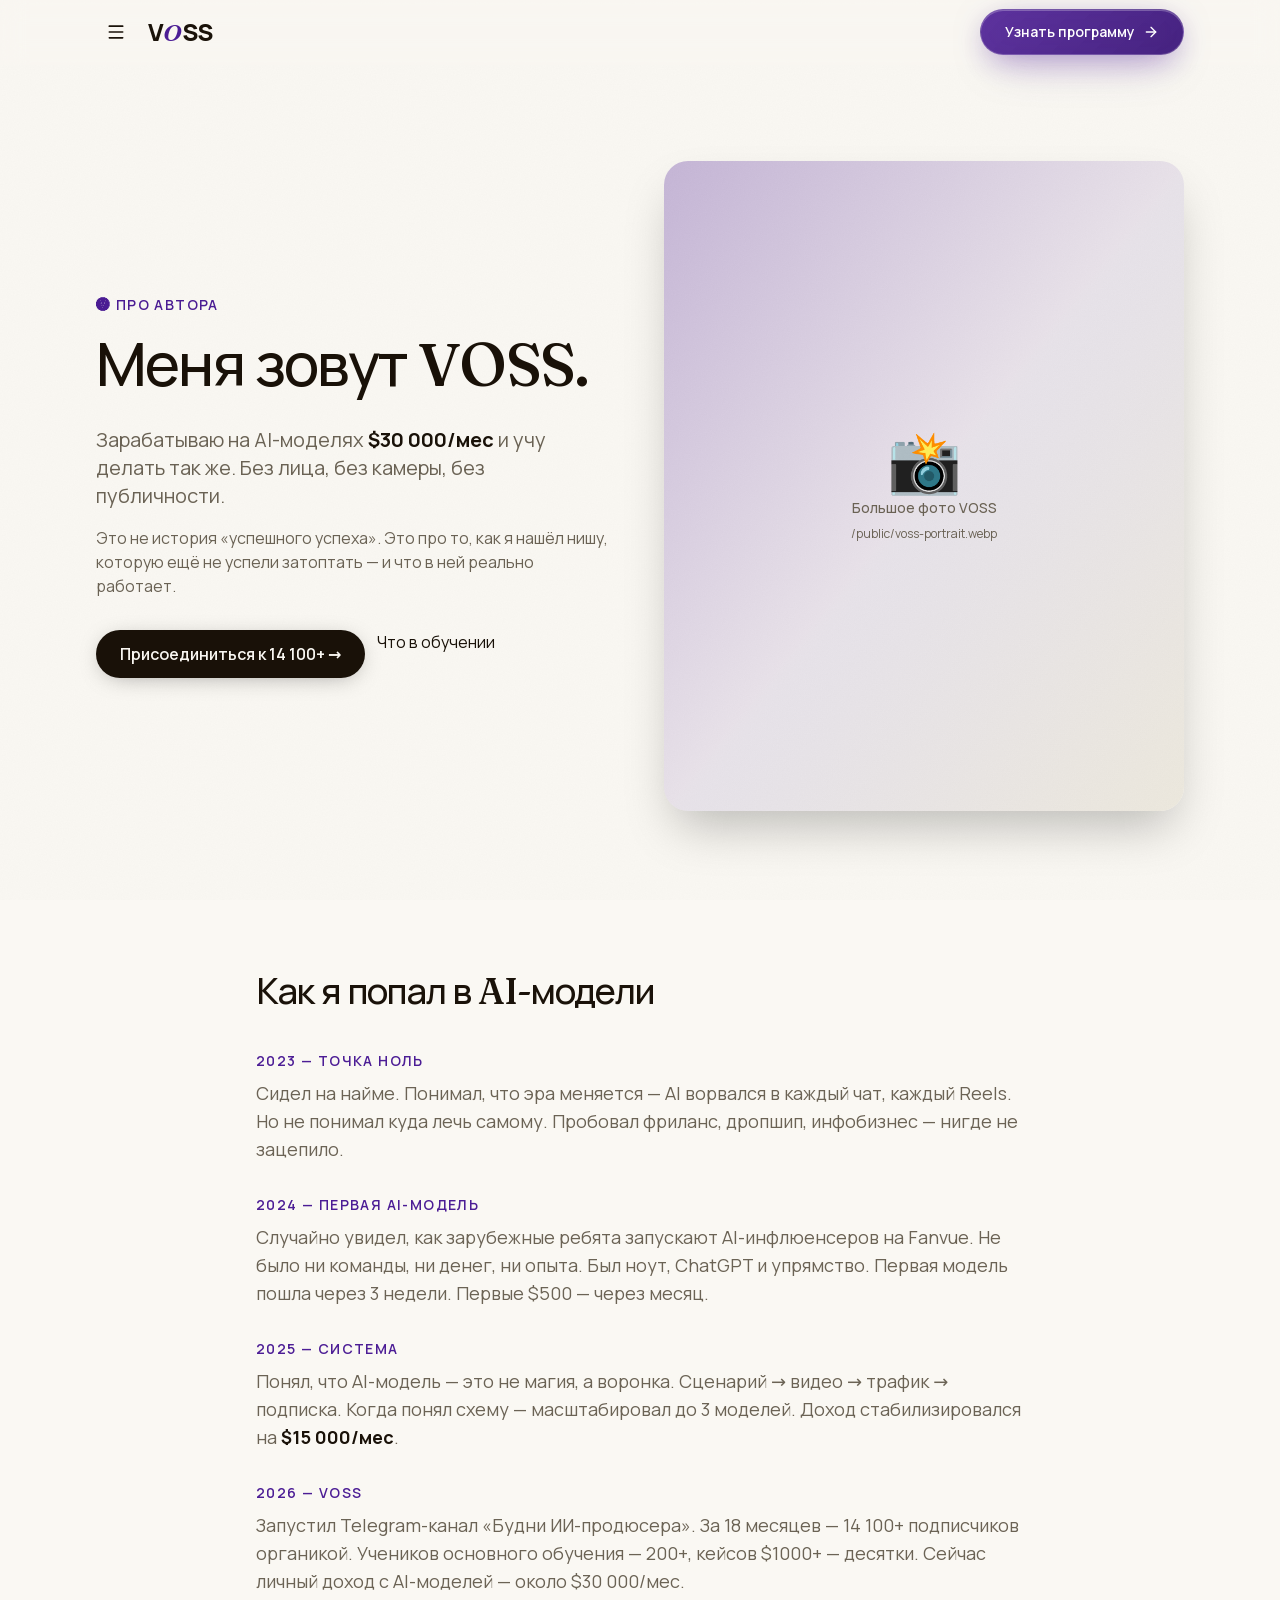
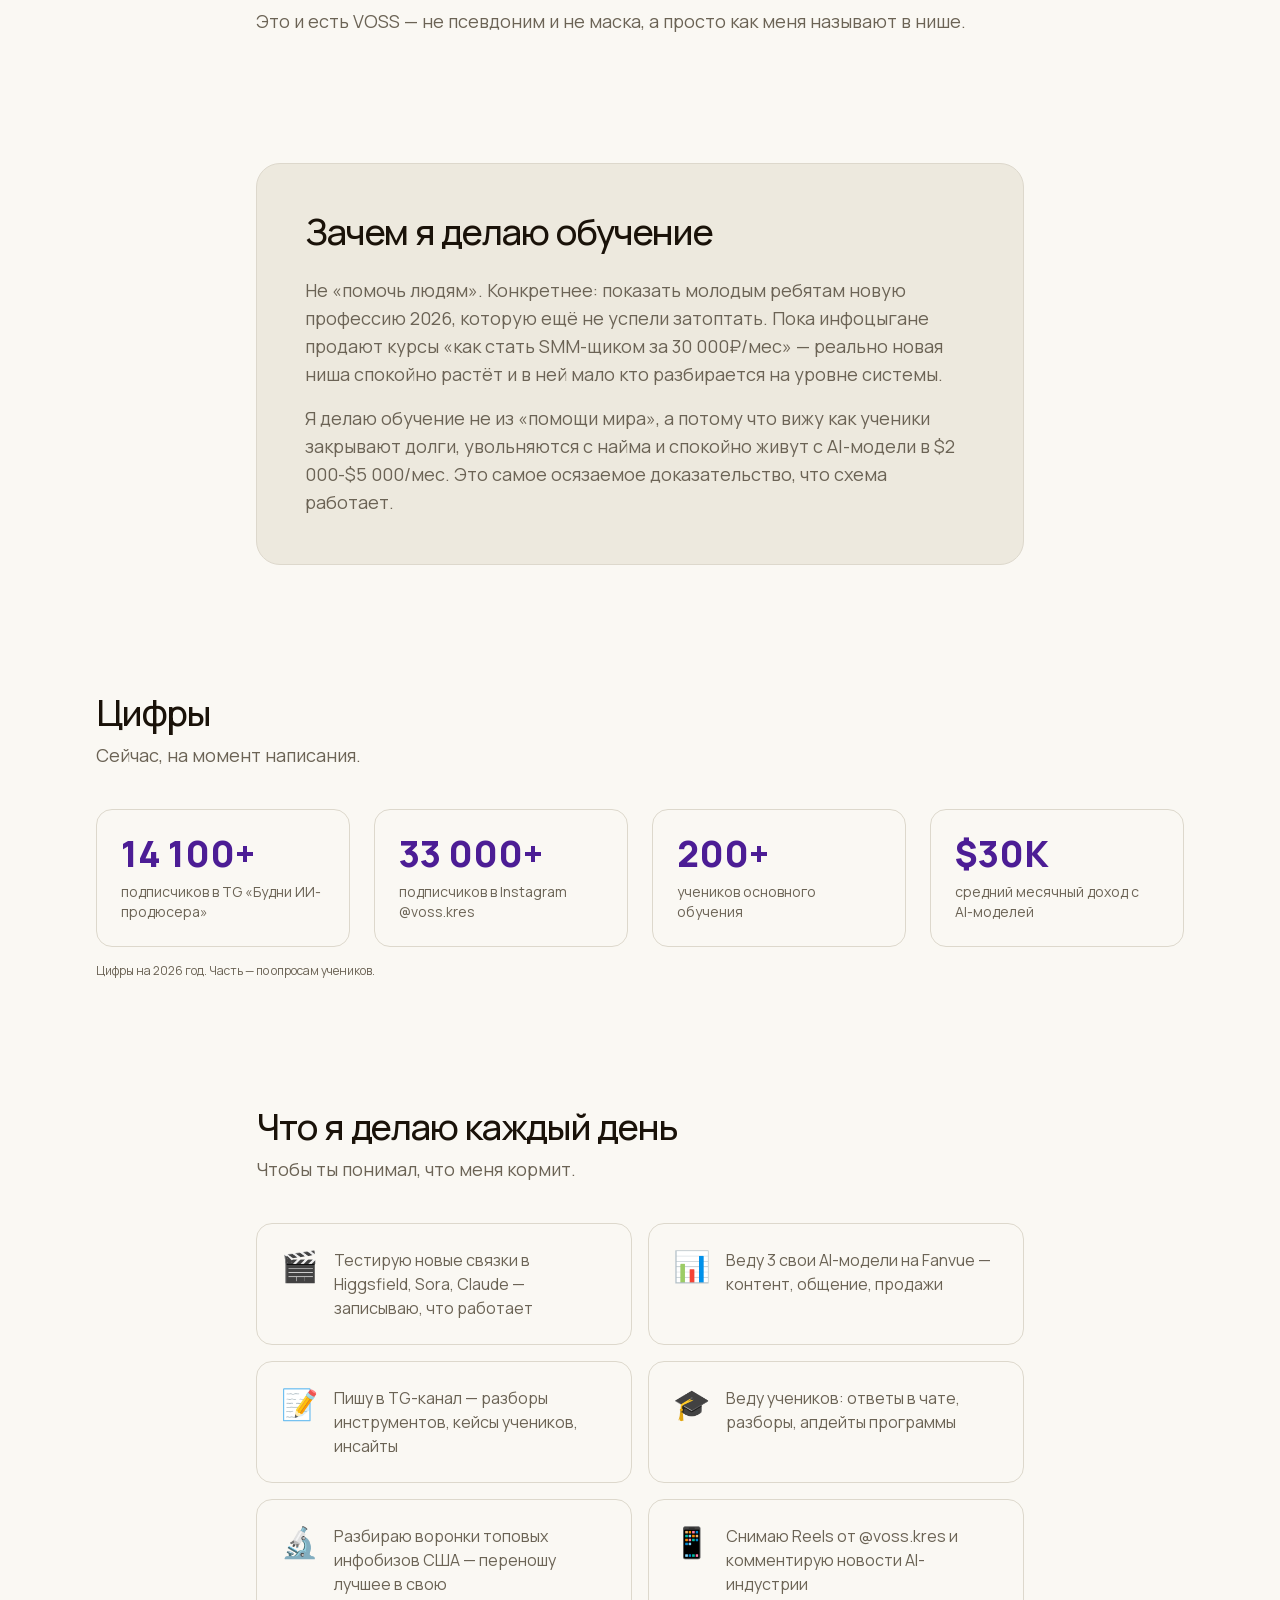
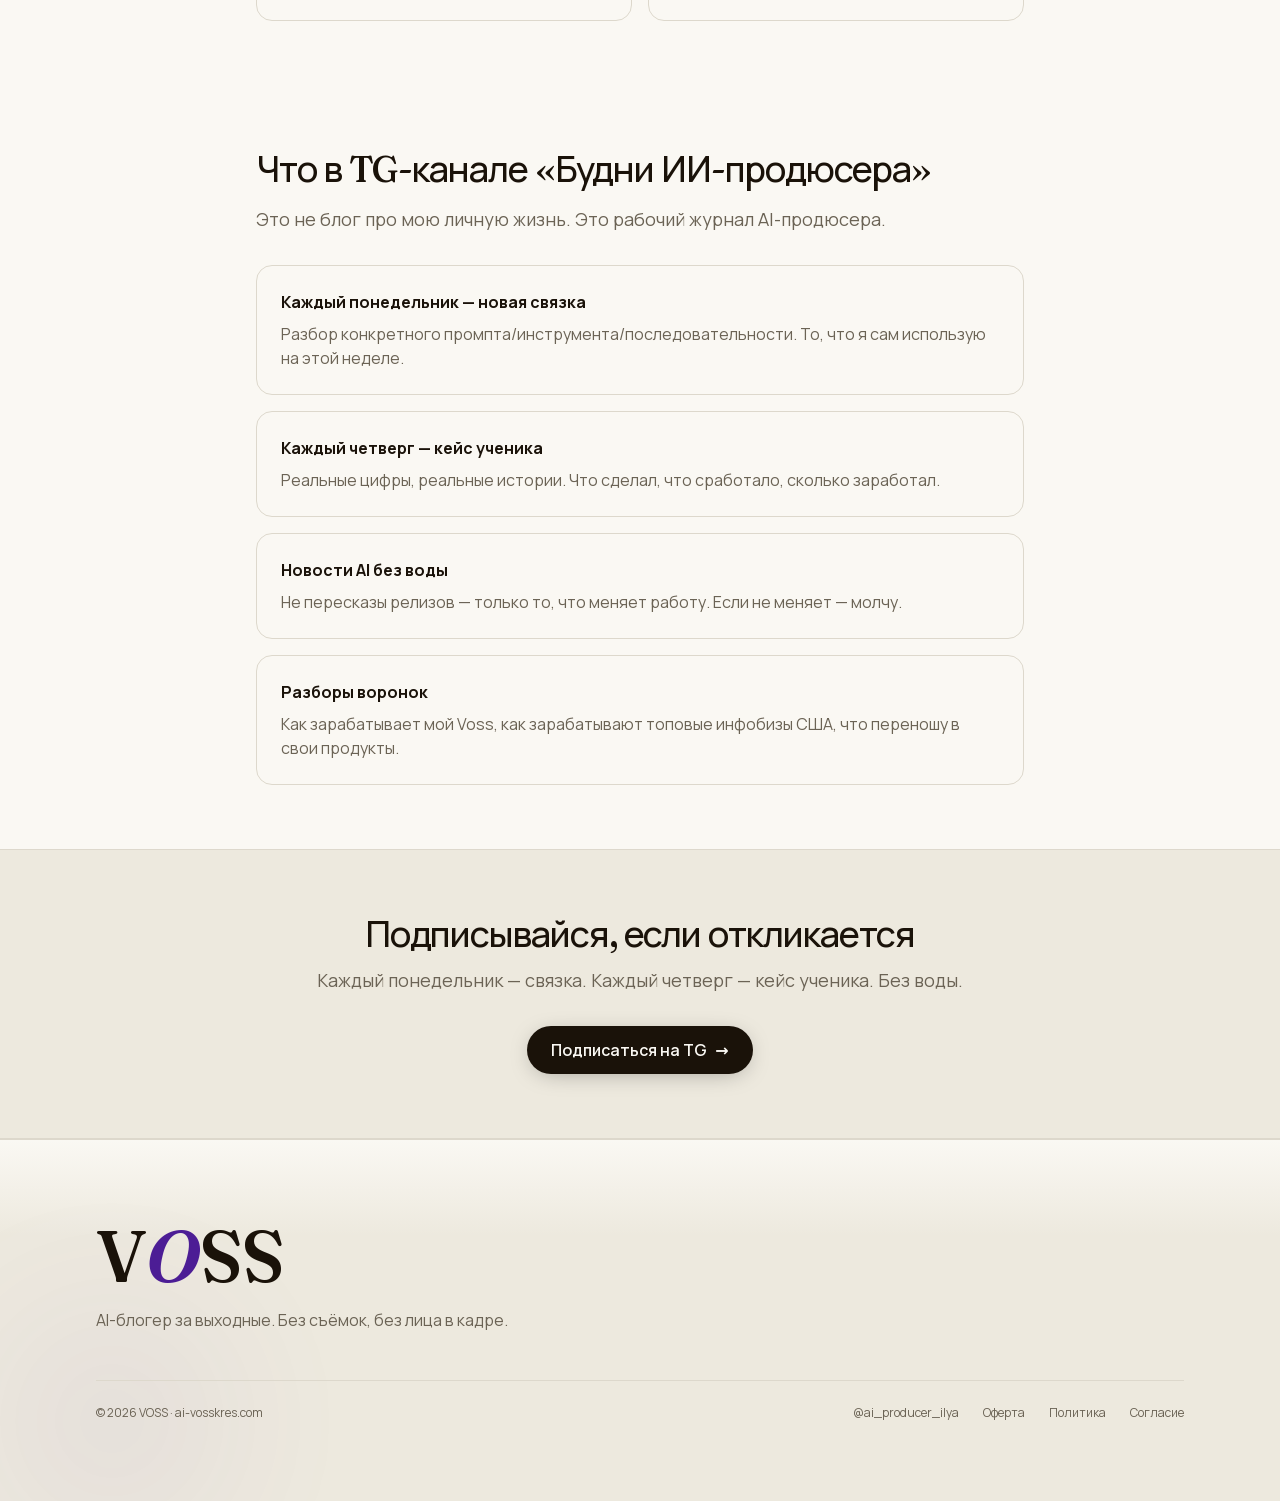
<file: about.html>
<!DOCTYPE html><html lang="ru" class="manrope_63c6f283-module__sP16pG__variable fraunces_c249aa04-module__svPHKG__variable h-full antialiased">
<!-- Mirrored from vossblog.com/about by HTTrack Website Copier/3.x [XR&CO'2014], Sun, 07 Jun 2026 16:56:52 GMT -->
<!-- Added by HTTrack --><meta http-equiv="content-type" content="text/html;charset=utf-8" /><!-- /Added by HTTrack -->
<head><meta charSet="utf-8"/><meta name="viewport" content="width=device-width, initial-scale=1, viewport-fit=cover"/><link rel="preload" href="_next/static/media/03bda585a99c6450-s.p.0zzh68k1_whtc.woff2" as="font" crossorigin="" type="font/woff2"/><link rel="preload" href="_next/static/media/3c7c6164b2587822-s.p.0duriy8536ewt.woff2" as="font" crossorigin="" type="font/woff2"/><link rel="preload" href="_next/static/media/a343f882a40d2cc9-s.p.0kho-wj7-y-w1.woff2" as="font" crossorigin="" type="font/woff2"/><link rel="preload" href="_next/static/media/d3fe2f289711ac3f-s.p.0i6ci0u_g4zml.woff2" as="font" crossorigin="" type="font/woff2"/><link rel="stylesheet" href="_next/static/chunks/02gycvdoqybc_.css" data-precedence="next"/><link rel="preload" as="script" fetchPriority="low" href="_next/static/chunks/02-xh6mdemdmq.js"/><script src="_next/static/chunks/0pqt_8bl3ukh4.js" async=""></script><script src="_next/static/chunks/17crzj_229p52.js" async=""></script><script src="_next/static/chunks/0c7h_x4_chf35.js" async=""></script><script src="_next/static/chunks/turbopack-08ki4kqfsfs6m.js" async=""></script><script src="_next/static/chunks/0.hd_j_.ruq5u.js" async=""></script><script src="_next/static/chunks/02eplfimf38y8.js" async=""></script><script src="_next/static/chunks/0n1jrx_q-s-e3.js" async=""></script><script src="_next/static/chunks/01xlw8hd842-c.js" async=""></script><script src="_next/static/chunks/0d3shmwh5_nmn.js" async=""></script><link rel="preload" href="https://www.googletagmanager.com/gtag/js?id=G-CH9L6HS691" as="script"/><meta name="next-size-adjust" content=""/><title>Илья Чернышов — AI-продюсер и автор обучения | VOSS</title><meta name="description" content="Илья Чернышов — AI-продюсер, основатель VOSS. От $0 до $30K/мес на AI-моделях за 2 года. Учит создавать AI-блогеров и зарабатывать на нейросетях."/><link rel="author" href="about.html"/><meta name="author" content="Илья Чернышов"/><meta name="keywords" content="Илья Чернышов,VOSS автор,AI-продюсер,AI-инфлюенсер,автор обучения AI,Будни ИИ-продюсера,новая профессия 2026"/><meta name="creator" content="Илья Чернышов"/><meta name="publisher" content="VOSS"/><meta name="robots" content="index, follow"/><meta name="category" content="education"/><link rel="canonical" href="about.html"/><meta property="og:title" content="Илья Чернышов — AI-продюсер и автор VOSS"/><meta property="og:description" content="От $0 до $30K/мес на AI-моделях за 2 года. История автора VOSS и обучения AI-блогеру."/><meta property="og:url" content="https://vossblog.com/about"/><meta property="og:site_name" content="VOSS"/><meta property="og:locale" content="ru_RU"/><meta property="og:type" content="profile"/><meta name="twitter:card" content="summary_large_image"/><meta name="twitter:title" content="Илья Чернышов — AI-продюсер и автор VOSS"/><meta name="twitter:description" content="От $0 до $30K/мес на AI-моделях. Автор обучения VOSS и канала «Будни ИИ-продюсера»."/><link rel="icon" href="iconedf9.png?6ffab361d5f4e57c" type="image/png" sizes="64x64"/><script src="_next/static/chunks/03_yq9q893hmn.js" noModule=""></script></head><body class="flex min-h-full flex-col"><div hidden=""><!--$--><!--/$--></div><header class="sticky top-0 z-50 w-full transition-all duration-300 border-b border-transparent bg-background/40 backdrop-blur-md"><span aria-hidden="true" class="pointer-events-none absolute inset-x-0 bottom-0 h-px transition-opacity duration-300 opacity-0" style="background:linear-gradient(to right, transparent, rgba(76, 29, 149, 0.5) 50%, transparent)"></span><div class="container-voss flex h-16 items-center justify-between"><div class="flex items-center gap-2 sm:gap-3"><button type="button" aria-label="Открыть меню" aria-expanded="false" class="inline-flex size-10 items-center justify-center rounded-full text-foreground transition hover:bg-muted active:scale-95"><svg xmlns="http://www.w3.org/2000/svg" width="24" height="24" viewBox="0 0 24 24" fill="none" stroke="currentColor" stroke-width="2" stroke-linecap="round" stroke-linejoin="round" class="lucide lucide-menu size-5" aria-hidden="true"><path d="M4 5h16"></path><path d="M4 12h16"></path><path d="M4 19h16"></path></svg></button><a class="group inline-flex items-baseline text-2xl font-extrabold tracking-tight" aria-label="VOSS — на главную" href="index.html"><span>V</span><span class="text-accent transition-transform duration-300 group-hover:rotate-[8deg]" style="font-family:var(--font-display-bricolage), serif;font-style:italic;font-weight:600;display:inline-block">O</span><span>SS</span></a></div><a href="index.html#tarify" class="btn-glass-accent text-sm"><span class="hidden sm:inline">Узнать программу</span><span class="sm:hidden">К тарифам</span><svg xmlns="http://www.w3.org/2000/svg" width="24" height="24" viewBox="0 0 24 24" fill="none" stroke="currentColor" stroke-width="2" stroke-linecap="round" stroke-linejoin="round" class="lucide lucide-arrow-right size-4" aria-hidden="true"><path d="M5 12h14"></path><path d="m12 5 7 7-7 7"></path></svg></a></div></header><main class="flex-1"><section class="container-voss py-16 sm:py-24"><div class="grid items-center gap-12 md:grid-cols-2"><div><p class="text-sm font-semibold uppercase tracking-widest text-accent">🅥 ПРО АВТОРА</p><h1 class="mt-3 text-4xl font-black leading-tight tracking-tight sm:text-5xl lg:text-6xl">Меня зовут VOSS.</h1><p class="mt-6 text-lg text-muted-foreground sm:text-xl">Зарабатываю на AI-моделях<!-- --> <span class="font-bold text-foreground">$30 000/мес</span> и учу делать так же. Без лица, без камеры, без публичности.</p><p class="mt-4 text-base text-muted-foreground">Это не история «успешного успеха». Это про то, как я нашёл нишу, которую ещё не успели затоптать — и что в ней реально работает.</p><div class="mt-8 flex flex-col gap-3 sm:flex-row"><a class="btn-primary" href="https://t.me/+-muj2C0gdRFkMDU0">Присоединиться к 14 100+ →</a><a class="btn-secondary" href="index.html#tarify">Что в обучении</a></div></div><div class="relative aspect-[4/5] w-full overflow-hidden rounded-3xl bg-gradient-to-br from-accent/30 via-accent/10 to-muted shadow-2xl"><div class="absolute inset-0 flex flex-col items-center justify-center gap-2 text-center"><span class="text-6xl">📸</span><span class="text-sm font-medium text-muted-foreground">Большое фото VOSS</span><span class="px-6 text-xs text-muted-foreground">/public/voss-portrait.webp</span></div></div></div></section><section class="container-voss py-16"><div class="mx-auto max-w-3xl"><h2 class="text-3xl font-black tracking-tight sm:text-4xl">Как я попал в AI-модели</h2><div class="mt-10 space-y-8 text-lg text-foreground/90"><div><p class="text-sm font-semibold uppercase tracking-widest text-accent">2023 — точка ноль</p><p class="mt-2 text-muted-foreground">Сидел на найме. Понимал, что эра меняется — AI ворвался в каждый чат, каждый Reels. Но не понимал куда лечь самому. Пробовал фриланс, дропшип, инфобизнес — нигде не зацепило.</p></div><div><p class="text-sm font-semibold uppercase tracking-widest text-accent">2024 — первая AI-модель</p><p class="mt-2 text-muted-foreground">Случайно увидел, как зарубежные ребята запускают AI-инфлюенсеров на Fanvue. Не было ни команды, ни денег, ни опыта. Был ноут, ChatGPT и упрямство. Первая модель пошла через 3 недели. Первые $500 — через месяц.</p></div><div><p class="text-sm font-semibold uppercase tracking-widest text-accent">2025 — система</p><p class="mt-2 text-muted-foreground">Понял, что AI-модель — это не магия, а воронка. Сценарий → видео → трафик → подписка. Когда понял схему — масштабировал до 3 моделей. Доход стабилизировался на<!-- --> <span class="font-bold text-foreground">$15 000/мес</span>.</p></div><div><p class="text-sm font-semibold uppercase tracking-widest text-accent">2026 — VOSS</p><p class="mt-2 text-muted-foreground">Запустил Telegram-канал «Будни ИИ-продюсера». За 18 месяцев — 14 100+ подписчиков органикой. Учеников основного обучения — 200+, кейсов $1000+ — десятки. Сейчас личный доход с AI-моделей — около $30 000/мес.</p><p class="mt-3 text-muted-foreground">Это и есть VOSS — не псевдоним и не маска, а просто как меня называют в нише.</p></div></div></div></section><section class="container-voss py-16"><div class="mx-auto max-w-3xl rounded-3xl border border-border bg-muted p-8 sm:p-12"><h2 class="text-3xl font-black tracking-tight sm:text-4xl">Зачем я делаю обучение</h2><p class="mt-6 text-lg text-muted-foreground">Не «помочь людям». Конкретнее: показать молодым ребятам новую профессию 2026, которую ещё не успели затоптать. Пока инфоцыгане продают курсы «как стать SMM-щиком за 30 000₽/мес» — реально новая ниша спокойно растёт и в ней мало кто разбирается на уровне системы.</p><p class="mt-4 text-lg text-muted-foreground">Я делаю обучение не из «помощи мира», а потому что вижу как ученики закрывают долги, увольняются с найма и спокойно живут с AI-модели в $2 000-$5 000/мес. Это самое осязаемое доказательство, что схема работает.</p></div></section><section class="container-voss py-16"><h2 class="text-3xl font-black tracking-tight sm:text-4xl">Цифры</h2><p class="mt-2 text-lg text-muted-foreground">Сейчас, на момент написания.</p><div class="mt-10 grid gap-6 sm:grid-cols-2 lg:grid-cols-4"><div class="rounded-2xl border border-border bg-background p-6"><div class="text-4xl font-black text-accent">14 100+</div><p class="mt-2 text-sm text-muted-foreground">подписчиков в TG «Будни ИИ-продюсера»</p></div><div class="rounded-2xl border border-border bg-background p-6"><div class="text-4xl font-black text-accent">33 000+</div><p class="mt-2 text-sm text-muted-foreground">подписчиков в Instagram @voss.kres</p></div><div class="rounded-2xl border border-border bg-background p-6"><div class="text-4xl font-black text-accent">200+</div><p class="mt-2 text-sm text-muted-foreground">учеников основного обучения</p></div><div class="rounded-2xl border border-border bg-background p-6"><div class="text-4xl font-black text-accent">$30K</div><p class="mt-2 text-sm text-muted-foreground">средний месячный доход с AI-моделей</p></div></div><p class="mt-4 text-xs text-muted-foreground">Цифры на 2026 год. Часть — по опросам учеников.</p></section><section class="container-voss py-16"><div class="mx-auto max-w-3xl"><h2 class="text-3xl font-black tracking-tight sm:text-4xl">Что я делаю каждый день</h2><p class="mt-2 text-lg text-muted-foreground">Чтобы ты понимал, что меня кормит.</p><div class="mt-10 grid gap-4 sm:grid-cols-2"><div class="flex gap-4 rounded-2xl border border-border bg-background p-6"><div class="text-3xl">🎬</div><p class="text-base text-muted-foreground">Тестирую новые связки в Higgsfield, Sora, Claude — записываю, что работает</p></div><div class="flex gap-4 rounded-2xl border border-border bg-background p-6"><div class="text-3xl">📊</div><p class="text-base text-muted-foreground">Веду 3 свои AI-модели на Fanvue — контент, общение, продажи</p></div><div class="flex gap-4 rounded-2xl border border-border bg-background p-6"><div class="text-3xl">📝</div><p class="text-base text-muted-foreground">Пишу в TG-канал — разборы инструментов, кейсы учеников, инсайты</p></div><div class="flex gap-4 rounded-2xl border border-border bg-background p-6"><div class="text-3xl">🎓</div><p class="text-base text-muted-foreground">Веду учеников: ответы в чате, разборы, апдейты программы</p></div><div class="flex gap-4 rounded-2xl border border-border bg-background p-6"><div class="text-3xl">🔬</div><p class="text-base text-muted-foreground">Разбираю воронки топовых инфобизов США — переношу лучшее в свою</p></div><div class="flex gap-4 rounded-2xl border border-border bg-background p-6"><div class="text-3xl">📱</div><p class="text-base text-muted-foreground">Снимаю Reels от @voss.kres и комментирую новости AI-индустрии</p></div></div></div></section><section class="container-voss py-16"><div class="mx-auto max-w-3xl"><h2 class="text-3xl font-black tracking-tight sm:text-4xl">Что в TG-канале «Будни ИИ-продюсера»</h2><p class="mt-4 text-lg text-muted-foreground">Это не блог про мою личную жизнь. Это рабочий журнал AI-продюсера.</p><ul class="mt-8 space-y-4"><li class="rounded-2xl border border-border bg-background p-6"><h3 class="font-bold text-foreground">Каждый понедельник — новая связка</h3><p class="mt-2 text-muted-foreground">Разбор конкретного промпта/инструмента/последовательности. То, что я сам использую на этой неделе.</p></li><li class="rounded-2xl border border-border bg-background p-6"><h3 class="font-bold text-foreground">Каждый четверг — кейс ученика</h3><p class="mt-2 text-muted-foreground">Реальные цифры, реальные истории. Что сделал, что сработало, сколько заработал.</p></li><li class="rounded-2xl border border-border bg-background p-6"><h3 class="font-bold text-foreground">Новости AI без воды</h3><p class="mt-2 text-muted-foreground">Не пересказы релизов — только то, что меняет работу. Если не меняет — молчу.</p></li><li class="rounded-2xl border border-border bg-background p-6"><h3 class="font-bold text-foreground">Разборы воронок</h3><p class="mt-2 text-muted-foreground">Как зарабатывает мой Voss, как зарабатывают топовые инфобизы США, что переношу в свои продукты.</p></li></ul></div></section><section class="border-y border-border bg-muted py-16"><div class="container-voss text-center"><h2 class="text-3xl font-black tracking-tight sm:text-4xl">Подписывайся, если откликается</h2><p class="mt-3 text-base text-muted-foreground sm:text-lg">Каждый понедельник — связка. Каждый четверг — кейс ученика. Без воды.</p><a class="btn-primary mt-8 text-base" href="https://t.me/+-muj2C0gdRFkMDU0">Подписаться на TG<span aria-hidden="true">→</span></a></div></section><!--$--><!--/$--></main><footer class="relative overflow-hidden border-t border-border bg-muted"><div aria-hidden="true" class="pointer-events-none absolute inset-x-0 top-0 h-24" style="background:linear-gradient(to bottom, var(--background), transparent)"></div><div aria-hidden="true" class="pointer-events-none absolute -left-32 -bottom-40 size-[480px] rounded-full opacity-30" style="background:radial-gradient(closest-side, rgba(76, 29, 149, 0.3), transparent 70%);filter:blur(80px)"></div><div class="container-voss relative py-16 sm:py-20"><div class="flex items-baseline"><span class="font-display tracking-tight text-5xl font-semibold leading-none sm:text-7xl">V<span class="text-accent" style="font-style:italic;font-weight:600">O</span>SS</span></div><p class="mt-4 max-w-md text-base text-muted-foreground">AI-блогер за выходные. Без съёмок, без лица в кадре.</p><div class="mt-12 flex flex-col gap-6 border-t border-border pt-6 sm:flex-row sm:items-center sm:justify-between"><p class="text-xs text-muted-foreground">© <!-- -->2026<!-- --> VOSS · ai-vosskres.com</p><nav class="flex flex-wrap items-center gap-x-6 gap-y-3 text-xs"><a href="https://t.me/ai_producer_ilya" class="text-muted-foreground transition-colors hover:text-foreground" target="_blank" rel="noreferrer">@ai_producer_ilya</a><a class="text-muted-foreground transition-colors hover:text-foreground" href="offer.html">Оферта</a><a class="text-muted-foreground transition-colors hover:text-foreground" href="privacy.html">Политика</a><a class="text-muted-foreground transition-colors hover:text-foreground" href="consent.html">Согласие</a></nav></div></div></footer><!--$!--><template data-dgst="BAILOUT_TO_CLIENT_SIDE_RENDERING"></template><!--/$--><noscript><div><img src="https://mc.yandex.ru/watch/109475723" style="position:absolute;left:-9999px" alt=""/></div></noscript><script src="_next/static/chunks/02-xh6mdemdmq.js" id="_R_" async=""></script><script>(self.__next_f=self.__next_f||[]).push([0])</script><script>self.__next_f.push([1,"1:\"$Sreact.fragment\"\n2:I[52504,[\"/_next/static/chunks/0.hd_j_.ruq5u.js\",\"/_next/static/chunks/02eplfimf38y8.js\",\"/_next/static/chunks/0n1jrx_q-s-e3.js\"],\"SmoothScroll\"]\n3:I[93963,[\"/_next/static/chunks/0.hd_j_.ruq5u.js\",\"/_next/static/chunks/02eplfimf38y8.js\",\"/_next/static/chunks/0n1jrx_q-s-e3.js\"],\"Header\"]\n4:I[39756,[\"/_next/static/chunks/01xlw8hd842-c.js\",\"/_next/static/chunks/0d3shmwh5_nmn.js\"],\"default\"]\n5:I[37457,[\"/_next/static/chunks/01xlw8hd842-c.js\",\"/_next/static/chunks/0d3shmwh5_nmn.js\"],\"default\"]\n6:I[22016,[\"/_next/static/chunks/0.hd_j_.ruq5u.js\",\"/_next/static/chunks/02eplfimf38y8.js\",\"/_next/static/chunks/0n1jrx_q-s-e3.js\"],\"\"]\n7:I[43880,[\"/_next/static/chunks/0.hd_j_.ruq5u.js\",\"/_next/static/chunks/02eplfimf38y8.js\",\"/_next/static/chunks/0n1jrx_q-s-e3.js\"],\"Analytics\"]\n8:I[57215,[\"/_next/static/chunks/0.hd_j_.ruq5u.js\",\"/_next/static/chunks/02eplfimf38y8.js\",\"/_next/static/chunks/0n1jrx_q-s-e3.js\"],\"SpeedInsights\"]\n9:I[79520,[\"/_next/static/chunks/0.hd_j_.ruq5u.js\",\"/_next/static/chunks/02eplfimf38y8.js\",\"/_next/static/chunks/0n1jrx_q-s-e3.js\"],\"\"]\n10:I[68027,[\"/_next/static/chunks/0.hd_j_.ruq5u.js\",\"/_next/static/chunks/02eplfimf38y8.js\",\"/_next/static/chunks/0n1jrx_q-s-e3.js\"],\"default\",1]\n:HL[\"/_next/static/chunks/02gycvdoqybc_.css\",\"style\"]\n:HL[\"/_next/static/media/03bda585a99c6450-s.p.0zzh68k1~whtc.woff2\",\"font\",{\"crossOrigin\":\"\",\"type\":\"font/woff2\"}]\n:HL[\"/_next/static/media/3c7c6164b2587822-s.p.0duriy8536ewt.woff2\",\"font\",{\"crossOrigin\":\"\",\"type\":\"font/woff2\"}]\n:HL[\"/_next/static/media/a343f882a40d2cc9-s.p.0kho-wj7-y-w1.woff2\",\"font\",{\"crossOrigin\":\"\",\"type\":\"font/woff2\"}]\n:HL[\"/_next/static/media/d3fe2f289711ac3f-s.p.0i6ci0u~g4zml.woff2\",\"font\",{\"crossOrigin\":\"\",\"type\":\"font/woff2\"}]\n"])</script><script>self.__next_f.push([1,"0:{\"P\":null,\"c\":[\"\",\"about\"],\"q\":\"\",\"i\":false,\"f\":[[[\"\",{\"children\":[\"about\",{\"children\":[\"__PAGE__\",{}]}]},\"$undefined\",\"$undefined\",16],[[\"$\",\"$1\",\"c\",{\"children\":[[[\"$\",\"link\",\"0\",{\"rel\":\"stylesheet\",\"href\":\"/_next/static/chunks/02gycvdoqybc_.css\",\"precedence\":\"next\",\"crossOrigin\":\"$undefined\",\"nonce\":\"$undefined\"}],[\"$\",\"script\",\"script-0\",{\"src\":\"/_next/static/chunks/0.hd_j_.ruq5u.js\",\"async\":true,\"nonce\":\"$undefined\"}],[\"$\",\"script\",\"script-1\",{\"src\":\"/_next/static/chunks/02eplfimf38y8.js\",\"async\":true,\"nonce\":\"$undefined\"}],[\"$\",\"script\",\"script-2\",{\"src\":\"/_next/static/chunks/0n1jrx_q-s-e3.js\",\"async\":true,\"nonce\":\"$undefined\"}]],[\"$\",\"html\",null,{\"lang\":\"ru\",\"className\":\"manrope_63c6f283-module__sP16pG__variable fraunces_c249aa04-module__svPHKG__variable h-full antialiased\",\"children\":[\"$\",\"body\",null,{\"className\":\"flex min-h-full flex-col\",\"children\":[[\"$\",\"$L2\",null,{\"children\":[[\"$\",\"$L3\",null,{}],[\"$\",\"main\",null,{\"className\":\"flex-1\",\"children\":[\"$\",\"$L4\",null,{\"parallelRouterKey\":\"children\",\"error\":\"$undefined\",\"errorStyles\":\"$undefined\",\"errorScripts\":\"$undefined\",\"template\":[\"$\",\"$L5\",null,{}],\"templateStyles\":\"$undefined\",\"templateScripts\":\"$undefined\",\"notFound\":[[[\"$\",\"title\",null,{\"children\":\"404: This page could not be found.\"}],[\"$\",\"div\",null,{\"style\":{\"fontFamily\":\"system-ui,\\\"Segoe UI\\\",Roboto,Helvetica,Arial,sans-serif,\\\"Apple Color Emoji\\\",\\\"Segoe UI Emoji\\\"\",\"height\":\"100vh\",\"textAlign\":\"center\",\"display\":\"flex\",\"flexDirection\":\"column\",\"alignItems\":\"center\",\"justifyContent\":\"center\"},\"children\":[\"$\",\"div\",null,{\"children\":[[\"$\",\"style\",null,{\"dangerouslySetInnerHTML\":{\"__html\":\"body{color:#000;background:#fff;margin:0}.next-error-h1{border-right:1px solid rgba(0,0,0,.3)}@media (prefers-color-scheme:dark){body{color:#fff;background:#000}.next-error-h1{border-right:1px solid rgba(255,255,255,.3)}}\"}}],[\"$\",\"h1\",null,{\"className\":\"next-error-h1\",\"style\":{\"display\":\"inline-block\",\"margin\":\"0 20px 0 0\",\"padding\":\"0 23px 0 0\",\"fontSize\":24,\"fontWeight\":500,\"verticalAlign\":\"top\",\"lineHeight\":\"49px\"},\"children\":404}],[\"$\",\"div\",null,{\"style\":{\"display\":\"inline-block\"},\"children\":[\"$\",\"h2\",null,{\"style\":{\"fontSize\":14,\"fontWeight\":400,\"lineHeight\":\"49px\",\"margin\":0},\"children\":\"This page could not be found.\"}]}]]}]}]],[]],\"forbidden\":\"$undefined\",\"unauthorized\":\"$undefined\"}]}],[\"$\",\"footer\",null,{\"className\":\"relative overflow-hidden border-t border-border bg-muted\",\"children\":[[\"$\",\"div\",null,{\"aria-hidden\":true,\"className\":\"pointer-events-none absolute inset-x-0 top-0 h-24\",\"style\":{\"background\":\"linear-gradient(to bottom, var(--background), transparent)\"}}],[\"$\",\"div\",null,{\"aria-hidden\":true,\"className\":\"pointer-events-none absolute -left-32 -bottom-40 size-[480px] rounded-full opacity-30\",\"style\":{\"background\":\"radial-gradient(closest-side, rgba(76, 29, 149, 0.3), transparent 70%)\",\"filter\":\"blur(80px)\"}}],[\"$\",\"div\",null,{\"className\":\"container-voss relative py-16 sm:py-20\",\"children\":[[\"$\",\"div\",null,{\"className\":\"flex items-baseline\",\"children\":[\"$\",\"span\",null,{\"className\":\"font-display tracking-tight text-5xl font-semibold leading-none sm:text-7xl\",\"children\":[\"V\",[\"$\",\"span\",null,{\"className\":\"text-accent\",\"style\":{\"fontStyle\":\"italic\",\"fontWeight\":600},\"children\":\"O\"}],\"SS\"]}]}],[\"$\",\"p\",null,{\"className\":\"mt-4 max-w-md text-base text-muted-foreground\",\"children\":\"AI-блогер за выходные. Без съёмок, без лица в кадре.\"}],[\"$\",\"div\",null,{\"className\":\"mt-12 flex flex-col gap-6 border-t border-border pt-6 sm:flex-row sm:items-center sm:justify-between\",\"children\":[[\"$\",\"p\",null,{\"className\":\"text-xs text-muted-foreground\",\"children\":[\"© \",2026,\" VOSS · ai-vosskres.com\"]}],[\"$\",\"nav\",null,{\"className\":\"flex flex-wrap items-center gap-x-6 gap-y-3 text-xs\",\"children\":[[\"$\",\"a\",null,{\"href\":\"https://t.me/ai_producer_ilya\",\"className\":\"text-muted-foreground transition-colors hover:text-foreground\",\"target\":\"_blank\",\"rel\":\"noreferrer\",\"children\":\"@ai_producer_ilya\"}],[\"$\",\"$L6\",null,{\"href\":\"/offer\",\"className\":\"text-muted-foreground transition-colors hover:text-foreground\",\"children\":\"Оферта\"}],[\"$\",\"$L6\",null,{\"href\":\"/privacy\",\"className\":\"text-muted-foreground transition-colors hover:text-foreground\",\"children\":\"Политика\"}],[\"$\",\"$L6\",null,{\"href\":\"/consent\",\"className\":\"text-muted-foreground transition-colors hover:text-foreground\",\"children\":\"Согласие\"}]]}]]}]]}]]}]]}],[\"$\",\"$L7\",null,{}],[\"$\",\"$L8\",null,{}],[[\"$\",\"$L9\",null,{\"id\":\"yandex-metrika\",\"strategy\":\"afterInteractive\",\"dangerouslySetInnerHTML\":{\"__html\":\"\\n            (function(m,e,t,r,i,k,a){\\n              m[i]=m[i]||function(){(m[i].a=m[i].a||[]).push(arguments)};\\n              m[i].l=1*new Date();\\n              for (var j = 0; j \u003c document.scripts.length; j++) {\\n                if (document.scripts[j].src === r) { return; }\\n              }\\n              k=e.createElement(t),a=e.getElementsByTagName(t)[0],k.async=1,k.src=r,a.parentNode.insertBefore(k,a)\\n            })(window, document,'script','../mc.yandex.ru/metrika/tagc9f7.js?id=109475723', 'ym');\\n\\n            ym(109475723, 'init', {\\n              ssr: true,\\n              webvisor: true,\\n              clickmap: true,\\n              ecommerce: \\\"dataLayer\\\",\\n              trackLinks: true,\\n              accurateTrackBounce: true\\n            });\\n          \"}}],\"$La\"],\"$Lb\"]}]}]]}],{\"children\":[\"$Lc\",{\"children\":[\"$Ld\",{},null,false,null]},null,false,\"$@e\"]},null,false,null],\"$Lf\",false]],\"m\":\"$undefined\",\"G\":[\"$10\",[\"$L11\"]],\"S\":true,\"h\":null,\"s\":\"$undefined\",\"l\":\"$undefined\",\"p\":\"$undefined\",\"d\":\"$undefined\",\"b\":\"zpp2spEBo4jh7H4oA6Z3X\"}\n"])</script><script>self.__next_f.push([1,"1a:I[97367,[\"/_next/static/chunks/01xlw8hd842-c.js\",\"/_next/static/chunks/0d3shmwh5_nmn.js\"],\"ViewportBoundary\"]\n1c:I[97367,[\"/_next/static/chunks/01xlw8hd842-c.js\",\"/_next/static/chunks/0d3shmwh5_nmn.js\"],\"MetadataBoundary\"]\n1d:\"$Sreact.suspense\"\n12:[\"$\",\"div\",null,{\"children\":[\"$\",\"img\",null,{\"src\":\"https://mc.yandex.ru/watch/109475723\",\"style\":{\"position\":\"absolute\",\"left\":\"-9999px\"},\"alt\":\"\"}]}]\na:[\"$\",\"noscript\",null,{\"children\":\"$12\"}]\nb:[[\"$\",\"$L9\",null,{\"id\":\"ga4-loader\",\"strategy\":\"afterInteractive\",\"src\":\"https://www.googletagmanager.com/gtag/js?id=G-CH9L6HS691\"}],[\"$\",\"$L9\",null,{\"id\":\"ga4-init\",\"strategy\":\"afterInteractive\",\"dangerouslySetInnerHTML\":{\"__html\":\"\\n            window.dataLayer = window.dataLayer || [];\\n            function gtag(){dataLayer.push(arguments);}\\n            gtag('js', new Date());\\n            gtag('config', 'G-CH9L6HS691', {\\n              page_path: window.location.pathname,\\n              anonymize_ip: true\\n            });\\n          \"}}]]\nc:[\"$\",\"$1\",\"c\",{\"children\":[null,[\"$\",\"$L4\",null,{\"parallelRouterKey\":\"children\",\"error\":\"$undefined\",\"errorStyles\":\"$undefined\",\"errorScripts\":\"$undefined\",\"template\":[\"$\",\"$L5\",null,{}],\"templateStyles\":\"$undefined\",\"templateScripts\":\"$undefined\",\"notFound\":\"$undefined\",\"forbidden\":\"$undefined\",\"unauthorized\":\"$undefined\"}]]}]\n"])</script><script>self.__next_f.push([1,"d:[\"$\",\"$1\",\"c\",{\"children\":[[[\"$\",\"section\",null,{\"className\":\"container-voss py-16 sm:py-24\",\"children\":[\"$\",\"div\",null,{\"className\":\"grid items-center gap-12 md:grid-cols-2\",\"children\":[[\"$\",\"div\",null,{\"children\":[[\"$\",\"p\",null,{\"className\":\"text-sm font-semibold uppercase tracking-widest text-accent\",\"children\":\"🅥 ПРО АВТОРА\"}],[\"$\",\"h1\",null,{\"className\":\"mt-3 text-4xl font-black leading-tight tracking-tight sm:text-5xl lg:text-6xl\",\"children\":\"Меня зовут VOSS.\"}],[\"$\",\"p\",null,{\"className\":\"mt-6 text-lg text-muted-foreground sm:text-xl\",\"children\":[\"Зарабатываю на AI-моделях\",\" \",[\"$\",\"span\",null,{\"className\":\"font-bold text-foreground\",\"children\":\"$$30 000/мес\"}],\" и учу делать так же. Без лица, без камеры, без публичности.\"]}],[\"$\",\"p\",null,{\"className\":\"mt-4 text-base text-muted-foreground\",\"children\":\"Это не история «успешного успеха». Это про то, как я нашёл нишу, которую ещё не успели затоптать — и что в ней реально работает.\"}],[\"$\",\"div\",null,{\"className\":\"mt-8 flex flex-col gap-3 sm:flex-row\",\"children\":[[\"$\",\"$L6\",null,{\"href\":\"/tg\",\"className\":\"btn-primary\",\"children\":\"Присоединиться к 14 100+ →\"}],[\"$\",\"$L6\",null,{\"href\":\"index.html#tarify\",\"className\":\"btn-secondary\",\"children\":\"Что в обучении\"}]]}]]}],[\"$\",\"div\",null,{\"className\":\"relative aspect-[4/5] w-full overflow-hidden rounded-3xl bg-gradient-to-br from-accent/30 via-accent/10 to-muted shadow-2xl\",\"children\":[\"$\",\"div\",null,{\"className\":\"absolute inset-0 flex flex-col items-center justify-center gap-2 text-center\",\"children\":[[\"$\",\"span\",null,{\"className\":\"text-6xl\",\"children\":\"📸\"}],[\"$\",\"span\",null,{\"className\":\"text-sm font-medium text-muted-foreground\",\"children\":\"Большое фото VOSS\"}],[\"$\",\"span\",null,{\"className\":\"px-6 text-xs text-muted-foreground\",\"children\":\"/public/voss-portrait.webp\"}]]}]}]]}]}],[\"$\",\"section\",null,{\"className\":\"container-voss py-16\",\"children\":[\"$\",\"div\",null,{\"className\":\"mx-auto max-w-3xl\",\"children\":[[\"$\",\"h2\",null,{\"className\":\"text-3xl font-black tracking-tight sm:text-4xl\",\"children\":\"Как я попал в AI-модели\"}],[\"$\",\"div\",null,{\"className\":\"mt-10 space-y-8 text-lg text-foreground/90\",\"children\":[[\"$\",\"div\",null,{\"children\":[[\"$\",\"p\",null,{\"className\":\"text-sm font-semibold uppercase tracking-widest text-accent\",\"children\":\"2023 — точка ноль\"}],[\"$\",\"p\",null,{\"className\":\"mt-2 text-muted-foreground\",\"children\":\"Сидел на найме. Понимал, что эра меняется — AI ворвался в каждый чат, каждый Reels. Но не понимал куда лечь самому. Пробовал фриланс, дропшип, инфобизнес — нигде не зацепило.\"}]]}],[\"$\",\"div\",null,{\"children\":[[\"$\",\"p\",null,{\"className\":\"text-sm font-semibold uppercase tracking-widest text-accent\",\"children\":\"2024 — первая AI-модель\"}],[\"$\",\"p\",null,{\"className\":\"mt-2 text-muted-foreground\",\"children\":\"Случайно увидел, как зарубежные ребята запускают AI-инфлюенсеров на Fanvue. Не было ни команды, ни денег, ни опыта. Был ноут, ChatGPT и упрямство. Первая модель пошла через 3 недели. Первые $500 — через месяц.\"}]]}],[\"$\",\"div\",null,{\"children\":[[\"$\",\"p\",null,{\"className\":\"text-sm font-semibold uppercase tracking-widest text-accent\",\"children\":\"2025 — система\"}],[\"$\",\"p\",null,{\"className\":\"mt-2 text-muted-foreground\",\"children\":[\"Понял, что AI-модель — это не магия, а воронка. Сценарий → видео → трафик → подписка. Когда понял схему — масштабировал до 3 моделей. Доход стабилизировался на\",\" \",[\"$\",\"span\",null,{\"className\":\"font-bold text-foreground\",\"children\":\"$$15 000/мес\"}],\".\"]}]]}],[\"$\",\"div\",null,{\"children\":[[\"$\",\"p\",null,{\"className\":\"text-sm font-semibold uppercase tracking-widest text-accent\",\"children\":\"2026 — VOSS\"}],[\"$\",\"p\",null,{\"className\":\"mt-2 text-muted-foreground\",\"children\":\"Запустил Telegram-канал «Будни ИИ-продюсера». За 18 месяцев — 14 100+ подписчиков органикой. Учеников основного обучения — 200+, кейсов $1000+ — десятки. Сейчас личный доход с AI-моделей — около $30 000/мес.\"}],[\"$\",\"p\",null,{\"className\":\"mt-3 text-muted-foreground\",\"children\":\"Это и есть VOSS — не псевдоним и не маска, а просто как меня называют в нише.\"}]]}]]}]]}]}],\"$L13\",\"$L14\",\"$L15\",\"$L16\",\"$L17\"],null,\"$L18\"]}]\n"])</script><script>self.__next_f.push([1,"19:[]\ne:\"$W19\"\nf:[\"$\",\"$1\",\"h\",{\"children\":[null,[\"$\",\"$L1a\",null,{\"children\":\"$L1b\"}],[\"$\",\"div\",null,{\"hidden\":true,\"children\":[\"$\",\"$L1c\",null,{\"children\":[\"$\",\"$1d\",null,{\"name\":\"Next.Metadata\",\"children\":\"$L1e\"}]}]}],[\"$\",\"meta\",null,{\"name\":\"next-size-adjust\",\"content\":\"\"}]]}]\n11:[\"$\",\"link\",\"0\",{\"rel\":\"stylesheet\",\"href\":\"/_next/static/chunks/02gycvdoqybc_.css\",\"precedence\":\"next\",\"crossOrigin\":\"$undefined\",\"nonce\":\"$undefined\"}]\n"])</script><script>self.__next_f.push([1,"1f:I[97367,[\"/_next/static/chunks/01xlw8hd842-c.js\",\"/_next/static/chunks/0d3shmwh5_nmn.js\"],\"OutletBoundary\"]\n13:[\"$\",\"section\",null,{\"className\":\"container-voss py-16\",\"children\":[\"$\",\"div\",null,{\"className\":\"mx-auto max-w-3xl rounded-3xl border border-border bg-muted p-8 sm:p-12\",\"children\":[[\"$\",\"h2\",null,{\"className\":\"text-3xl font-black tracking-tight sm:text-4xl\",\"children\":\"Зачем я делаю обучение\"}],[\"$\",\"p\",null,{\"className\":\"mt-6 text-lg text-muted-foreground\",\"children\":\"Не «помочь людям». Конкретнее: показать молодым ребятам новую профессию 2026, которую ещё не успели затоптать. Пока инфоцыгане продают курсы «как стать SMM-щиком за 30 000₽/мес» — реально новая ниша спокойно растёт и в ней мало кто разбирается на уровне системы.\"}],[\"$\",\"p\",null,{\"className\":\"mt-4 text-lg text-muted-foreground\",\"children\":\"Я делаю обучение не из «помощи мира», а потому что вижу как ученики закрывают долги, увольняются с найма и спокойно живут с AI-модели в $2 000-$5 000/мес. Это самое осязаемое доказательство, что схема работает.\"}]]}]}]\n"])</script><script>self.__next_f.push([1,"14:[\"$\",\"section\",null,{\"className\":\"container-voss py-16\",\"children\":[[\"$\",\"h2\",null,{\"className\":\"text-3xl font-black tracking-tight sm:text-4xl\",\"children\":\"Цифры\"}],[\"$\",\"p\",null,{\"className\":\"mt-2 text-lg text-muted-foreground\",\"children\":\"Сейчас, на момент написания.\"}],[\"$\",\"div\",null,{\"className\":\"mt-10 grid gap-6 sm:grid-cols-2 lg:grid-cols-4\",\"children\":[[\"$\",\"div\",null,{\"className\":\"rounded-2xl border border-border bg-background p-6\",\"children\":[[\"$\",\"div\",null,{\"className\":\"text-4xl font-black text-accent\",\"children\":\"14 100+\"}],[\"$\",\"p\",null,{\"className\":\"mt-2 text-sm text-muted-foreground\",\"children\":\"подписчиков в TG «Будни ИИ-продюсера»\"}]]}],[\"$\",\"div\",null,{\"className\":\"rounded-2xl border border-border bg-background p-6\",\"children\":[[\"$\",\"div\",null,{\"className\":\"text-4xl font-black text-accent\",\"children\":\"33 000+\"}],[\"$\",\"p\",null,{\"className\":\"mt-2 text-sm text-muted-foreground\",\"children\":\"подписчиков в Instagram @voss.kres\"}]]}],[\"$\",\"div\",null,{\"className\":\"rounded-2xl border border-border bg-background p-6\",\"children\":[[\"$\",\"div\",null,{\"className\":\"text-4xl font-black text-accent\",\"children\":\"200+\"}],[\"$\",\"p\",null,{\"className\":\"mt-2 text-sm text-muted-foreground\",\"children\":\"учеников основного обучения\"}]]}],[\"$\",\"div\",null,{\"className\":\"rounded-2xl border border-border bg-background p-6\",\"children\":[[\"$\",\"div\",null,{\"className\":\"text-4xl font-black text-accent\",\"children\":\"$$30K\"}],[\"$\",\"p\",null,{\"className\":\"mt-2 text-sm text-muted-foreground\",\"children\":\"средний месячный доход с AI-моделей\"}]]}]]}],[\"$\",\"p\",null,{\"className\":\"mt-4 text-xs text-muted-foreground\",\"children\":\"Цифры на 2026 год. Часть — по опросам учеников.\"}]]}]\n"])</script><script>self.__next_f.push([1,"15:[\"$\",\"section\",null,{\"className\":\"container-voss py-16\",\"children\":[\"$\",\"div\",null,{\"className\":\"mx-auto max-w-3xl\",\"children\":[[\"$\",\"h2\",null,{\"className\":\"text-3xl font-black tracking-tight sm:text-4xl\",\"children\":\"Что я делаю каждый день\"}],[\"$\",\"p\",null,{\"className\":\"mt-2 text-lg text-muted-foreground\",\"children\":\"Чтобы ты понимал, что меня кормит.\"}],[\"$\",\"div\",null,{\"className\":\"mt-10 grid gap-4 sm:grid-cols-2\",\"children\":[[\"$\",\"div\",\"0\",{\"className\":\"flex gap-4 rounded-2xl border border-border bg-background p-6\",\"children\":[[\"$\",\"div\",null,{\"className\":\"text-3xl\",\"children\":\"🎬\"}],[\"$\",\"p\",null,{\"className\":\"text-base text-muted-foreground\",\"children\":\"Тестирую новые связки в Higgsfield, Sora, Claude — записываю, что работает\"}]]}],[\"$\",\"div\",\"1\",{\"className\":\"flex gap-4 rounded-2xl border border-border bg-background p-6\",\"children\":[[\"$\",\"div\",null,{\"className\":\"text-3xl\",\"children\":\"📊\"}],[\"$\",\"p\",null,{\"className\":\"text-base text-muted-foreground\",\"children\":\"Веду 3 свои AI-модели на Fanvue — контент, общение, продажи\"}]]}],[\"$\",\"div\",\"2\",{\"className\":\"flex gap-4 rounded-2xl border border-border bg-background p-6\",\"children\":[[\"$\",\"div\",null,{\"className\":\"text-3xl\",\"children\":\"📝\"}],[\"$\",\"p\",null,{\"className\":\"text-base text-muted-foreground\",\"children\":\"Пишу в TG-канал — разборы инструментов, кейсы учеников, инсайты\"}]]}],[\"$\",\"div\",\"3\",{\"className\":\"flex gap-4 rounded-2xl border border-border bg-background p-6\",\"children\":[[\"$\",\"div\",null,{\"className\":\"text-3xl\",\"children\":\"🎓\"}],[\"$\",\"p\",null,{\"className\":\"text-base text-muted-foreground\",\"children\":\"Веду учеников: ответы в чате, разборы, апдейты программы\"}]]}],[\"$\",\"div\",\"4\",{\"className\":\"flex gap-4 rounded-2xl border border-border bg-background p-6\",\"children\":[[\"$\",\"div\",null,{\"className\":\"text-3xl\",\"children\":\"🔬\"}],[\"$\",\"p\",null,{\"className\":\"text-base text-muted-foreground\",\"children\":\"Разбираю воронки топовых инфобизов США — переношу лучшее в свою\"}]]}],[\"$\",\"div\",\"5\",{\"className\":\"flex gap-4 rounded-2xl border border-border bg-background p-6\",\"children\":[[\"$\",\"div\",null,{\"className\":\"text-3xl\",\"children\":\"📱\"}],[\"$\",\"p\",null,{\"className\":\"text-base text-muted-foreground\",\"children\":\"Снимаю Reels от @voss.kres и комментирую новости AI-индустрии\"}]]}]]}]]}]}]\n"])</script><script>self.__next_f.push([1,"16:[\"$\",\"section\",null,{\"className\":\"container-voss py-16\",\"children\":[\"$\",\"div\",null,{\"className\":\"mx-auto max-w-3xl\",\"children\":[[\"$\",\"h2\",null,{\"className\":\"text-3xl font-black tracking-tight sm:text-4xl\",\"children\":\"Что в TG-канале «Будни ИИ-продюсера»\"}],[\"$\",\"p\",null,{\"className\":\"mt-4 text-lg text-muted-foreground\",\"children\":\"Это не блог про мою личную жизнь. Это рабочий журнал AI-продюсера.\"}],[\"$\",\"ul\",null,{\"className\":\"mt-8 space-y-4\",\"children\":[[\"$\",\"li\",\"0\",{\"className\":\"rounded-2xl border border-border bg-background p-6\",\"children\":[[\"$\",\"h3\",null,{\"className\":\"font-bold text-foreground\",\"children\":\"Каждый понедельник — новая связка\"}],[\"$\",\"p\",null,{\"className\":\"mt-2 text-muted-foreground\",\"children\":\"Разбор конкретного промпта/инструмента/последовательности. То, что я сам использую на этой неделе.\"}]]}],[\"$\",\"li\",\"1\",{\"className\":\"rounded-2xl border border-border bg-background p-6\",\"children\":[[\"$\",\"h3\",null,{\"className\":\"font-bold text-foreground\",\"children\":\"Каждый четверг — кейс ученика\"}],[\"$\",\"p\",null,{\"className\":\"mt-2 text-muted-foreground\",\"children\":\"Реальные цифры, реальные истории. Что сделал, что сработало, сколько заработал.\"}]]}],[\"$\",\"li\",\"2\",{\"className\":\"rounded-2xl border border-border bg-background p-6\",\"children\":[[\"$\",\"h3\",null,{\"className\":\"font-bold text-foreground\",\"children\":\"Новости AI без воды\"}],[\"$\",\"p\",null,{\"className\":\"mt-2 text-muted-foreground\",\"children\":\"Не пересказы релизов — только то, что меняет работу. Если не меняет — молчу.\"}]]}],[\"$\",\"li\",\"3\",{\"className\":\"rounded-2xl border border-border bg-background p-6\",\"children\":[[\"$\",\"h3\",null,{\"className\":\"font-bold text-foreground\",\"children\":\"Разборы воронок\"}],[\"$\",\"p\",null,{\"className\":\"mt-2 text-muted-foreground\",\"children\":\"Как зарабатывает мой Voss, как зарабатывают топовые инфобизы США, что переношу в свои продукты.\"}]]}]]}]]}]}]\n"])</script><script>self.__next_f.push([1,"17:[\"$\",\"section\",null,{\"className\":\"border-y border-border bg-muted py-16\",\"children\":[\"$\",\"div\",null,{\"className\":\"container-voss text-center\",\"children\":[[\"$\",\"h2\",null,{\"className\":\"text-3xl font-black tracking-tight sm:text-4xl\",\"children\":\"Подписывайся, если откликается\"}],[\"$\",\"p\",null,{\"className\":\"mt-3 text-base text-muted-foreground sm:text-lg\",\"children\":\"Каждый понедельник — связка. Каждый четверг — кейс ученика. Без воды.\"}],[\"$\",\"$L6\",null,{\"href\":\"/tg\",\"className\":\"btn-primary mt-8 text-base\",\"children\":[\"Подписаться на TG\",[\"$\",\"span\",null,{\"aria-hidden\":true,\"children\":\"→\"}]]}]]}]}]\n18:[\"$\",\"$L1f\",null,{\"children\":[\"$\",\"$1d\",null,{\"name\":\"Next.MetadataOutlet\",\"children\":\"$@20\"}]}]\n"])</script><script>self.__next_f.push([1,"1b:[[\"$\",\"meta\",\"0\",{\"charSet\":\"utf-8\"}],[\"$\",\"meta\",\"1\",{\"name\":\"viewport\",\"content\":\"width=device-width, initial-scale=1, viewport-fit=cover\"}]]\n"])</script><script>self.__next_f.push([1,"21:I[27201,[\"/_next/static/chunks/01xlw8hd842-c.js\",\"/_next/static/chunks/0d3shmwh5_nmn.js\"],\"IconMark\"]\n"])</script><script>self.__next_f.push([1,"1e:[[\"$\",\"title\",\"0\",{\"children\":\"Илья Чернышов — AI-продюсер и автор обучения | VOSS\"}],[\"$\",\"meta\",\"1\",{\"name\":\"description\",\"content\":\"Илья Чернышов — AI-продюсер, основатель VOSS. От $0 до $30K/мес на AI-моделях за 2 года. Учит создавать AI-блогеров и зарабатывать на нейросетях.\"}],[\"$\",\"link\",\"2\",{\"rel\":\"author\",\"href\":\"https://vossblog.com/about\"}],[\"$\",\"meta\",\"3\",{\"name\":\"author\",\"content\":\"Илья Чернышов\"}],[\"$\",\"meta\",\"4\",{\"name\":\"keywords\",\"content\":\"Илья Чернышов,VOSS автор,AI-продюсер,AI-инфлюенсер,автор обучения AI,Будни ИИ-продюсера,новая профессия 2026\"}],[\"$\",\"meta\",\"5\",{\"name\":\"creator\",\"content\":\"Илья Чернышов\"}],[\"$\",\"meta\",\"6\",{\"name\":\"publisher\",\"content\":\"VOSS\"}],[\"$\",\"meta\",\"7\",{\"name\":\"robots\",\"content\":\"index, follow\"}],[\"$\",\"meta\",\"8\",{\"name\":\"category\",\"content\":\"education\"}],[\"$\",\"link\",\"9\",{\"rel\":\"canonical\",\"href\":\"https://vossblog.com/about\"}],[\"$\",\"meta\",\"10\",{\"property\":\"og:title\",\"content\":\"Илья Чернышов — AI-продюсер и автор VOSS\"}],[\"$\",\"meta\",\"11\",{\"property\":\"og:description\",\"content\":\"От $0 до $30K/мес на AI-моделях за 2 года. История автора VOSS и обучения AI-блогеру.\"}],[\"$\",\"meta\",\"12\",{\"property\":\"og:url\",\"content\":\"https://vossblog.com/about\"}],[\"$\",\"meta\",\"13\",{\"property\":\"og:site_name\",\"content\":\"VOSS\"}],[\"$\",\"meta\",\"14\",{\"property\":\"og:locale\",\"content\":\"ru_RU\"}],[\"$\",\"meta\",\"15\",{\"property\":\"og:type\",\"content\":\"profile\"}],[\"$\",\"meta\",\"16\",{\"name\":\"twitter:card\",\"content\":\"summary_large_image\"}],[\"$\",\"meta\",\"17\",{\"name\":\"twitter:title\",\"content\":\"Илья Чернышов — AI-продюсер и автор VOSS\"}],[\"$\",\"meta\",\"18\",{\"name\":\"twitter:description\",\"content\":\"От $0 до $30K/мес на AI-моделях. Автор обучения VOSS и канала «Будни ИИ-продюсера».\"}],[\"$\",\"link\",\"19\",{\"rel\":\"icon\",\"href\":\"/icon?6ffab361d5f4e57c\",\"alt\":\"$undefined\",\"type\":\"image/png\",\"sizes\":\"64x64\"}],[\"$\",\"$L21\",\"20\",{}]]\n"])</script><script>self.__next_f.push([1,"20:null\n"])</script></body>
<!-- Mirrored from vossblog.com/about by HTTrack Website Copier/3.x [XR&CO'2014], Sun, 07 Jun 2026 16:56:52 GMT -->
</html>
</file>
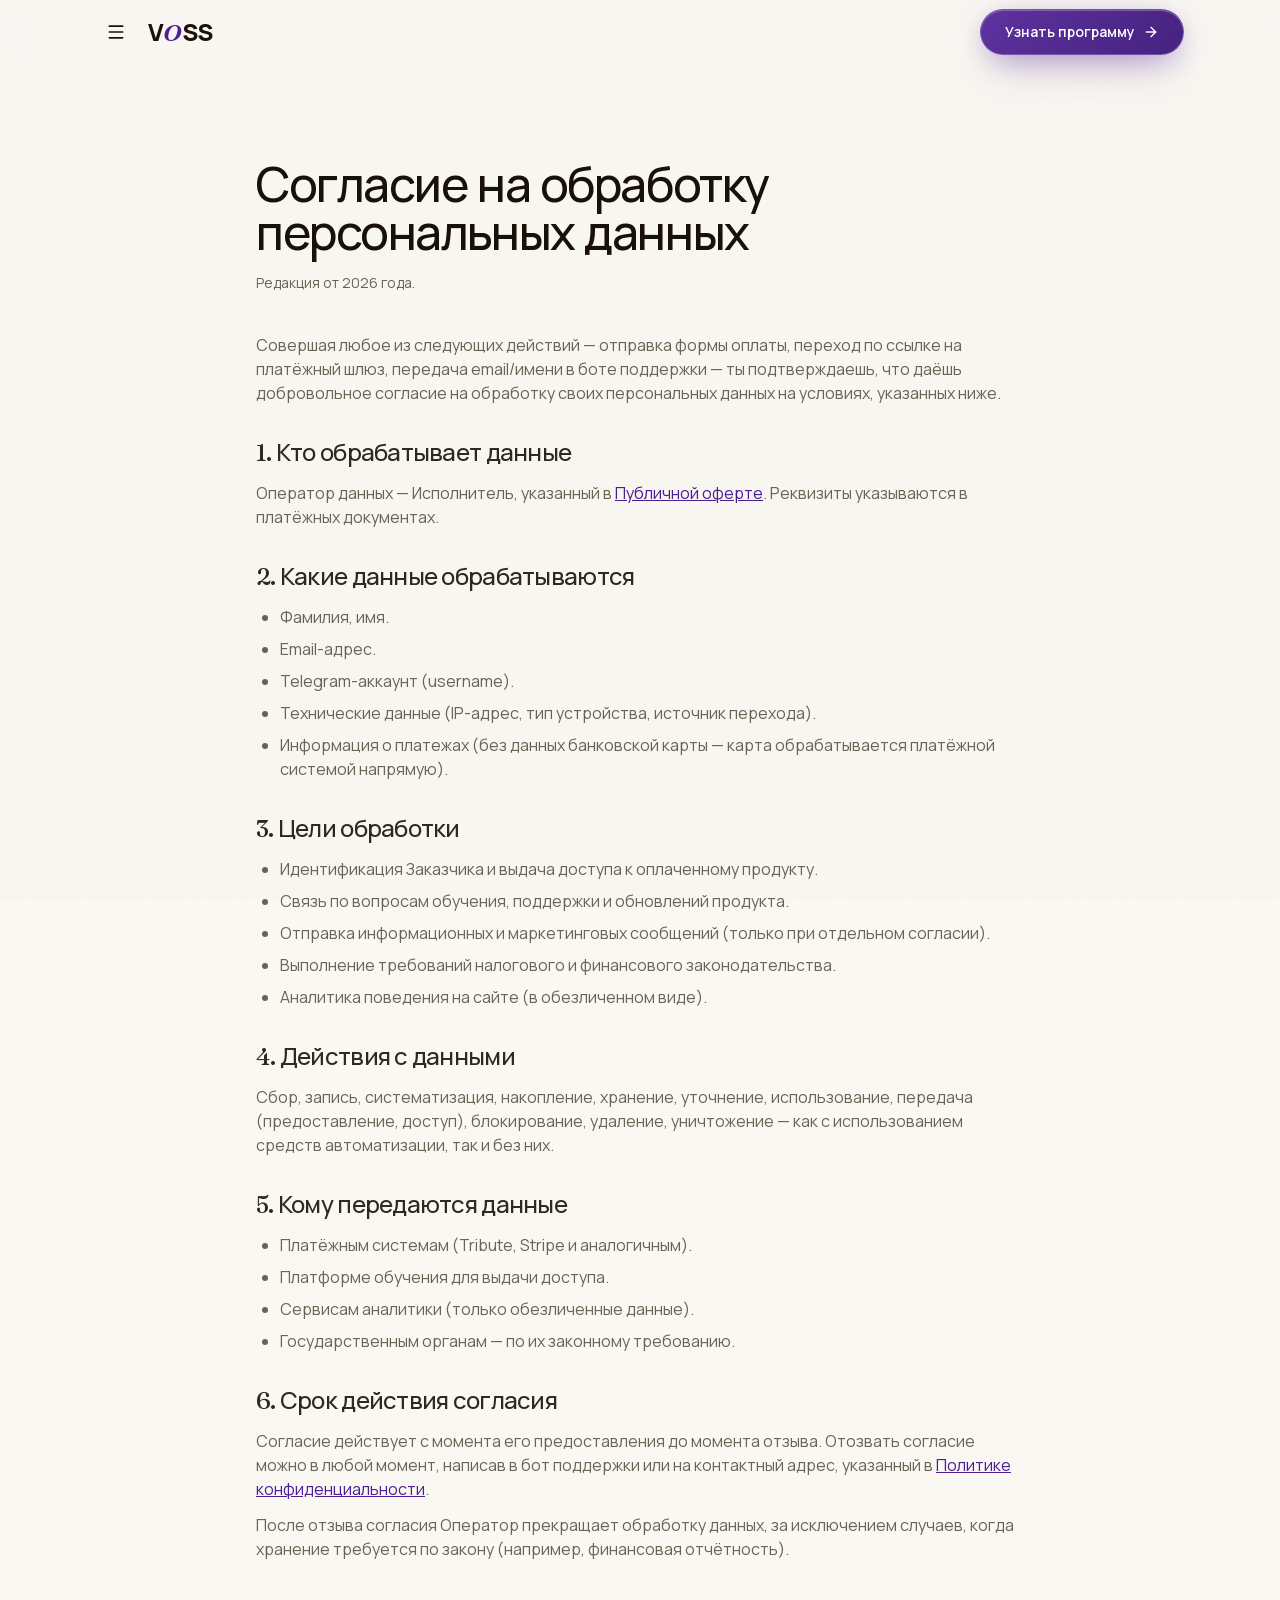
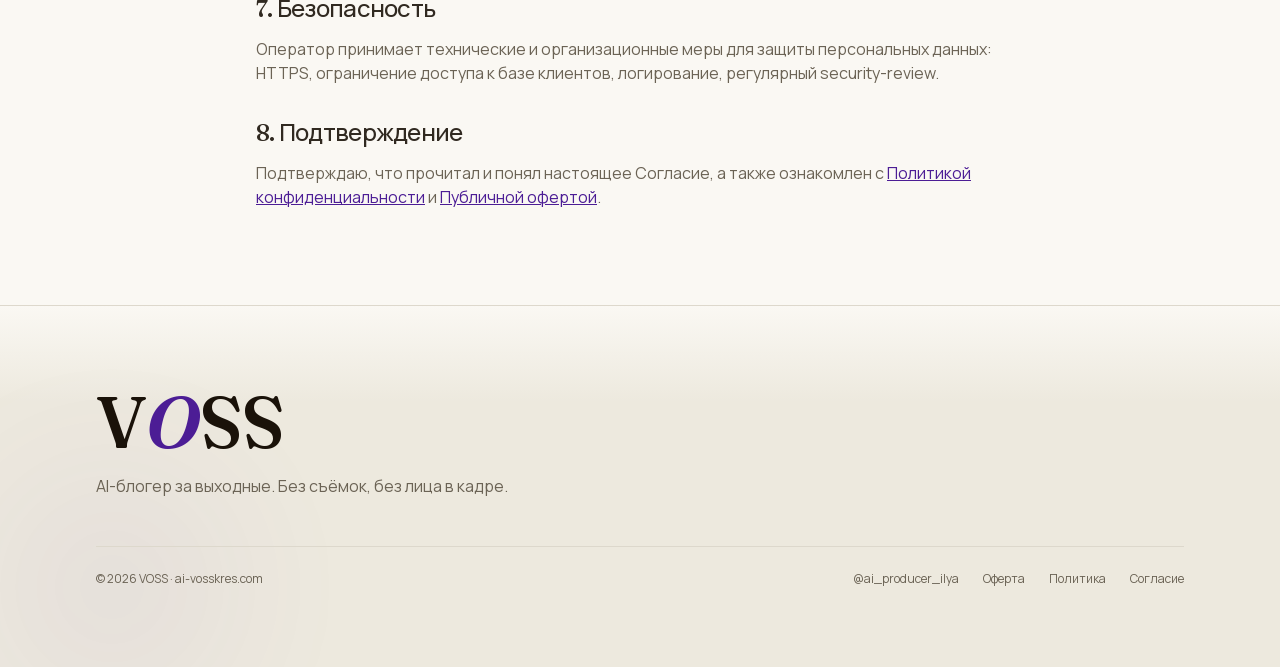
<file: consent.html>
<!DOCTYPE html><html lang="ru" class="manrope_63c6f283-module__sP16pG__variable fraunces_c249aa04-module__svPHKG__variable h-full antialiased">
<!-- Mirrored from vossblog.com/consent by HTTrack Website Copier/3.x [XR&CO'2014], Sun, 07 Jun 2026 16:56:53 GMT -->
<!-- Added by HTTrack --><meta http-equiv="content-type" content="text/html;charset=utf-8" /><!-- /Added by HTTrack -->
<head><meta charSet="utf-8"/><meta name="viewport" content="width=device-width, initial-scale=1, viewport-fit=cover"/><link rel="preload" href="_next/static/media/03bda585a99c6450-s.p.0zzh68k1_whtc.woff2" as="font" crossorigin="" type="font/woff2"/><link rel="preload" href="_next/static/media/3c7c6164b2587822-s.p.0duriy8536ewt.woff2" as="font" crossorigin="" type="font/woff2"/><link rel="preload" href="_next/static/media/a343f882a40d2cc9-s.p.0kho-wj7-y-w1.woff2" as="font" crossorigin="" type="font/woff2"/><link rel="preload" href="_next/static/media/d3fe2f289711ac3f-s.p.0i6ci0u_g4zml.woff2" as="font" crossorigin="" type="font/woff2"/><link rel="stylesheet" href="_next/static/chunks/02gycvdoqybc_.css" data-precedence="next"/><link rel="preload" as="script" fetchPriority="low" href="_next/static/chunks/02-xh6mdemdmq.js"/><script src="_next/static/chunks/0pqt_8bl3ukh4.js" async=""></script><script src="_next/static/chunks/17crzj_229p52.js" async=""></script><script src="_next/static/chunks/0c7h_x4_chf35.js" async=""></script><script src="_next/static/chunks/turbopack-08ki4kqfsfs6m.js" async=""></script><script src="_next/static/chunks/0.hd_j_.ruq5u.js" async=""></script><script src="_next/static/chunks/02eplfimf38y8.js" async=""></script><script src="_next/static/chunks/0n1jrx_q-s-e3.js" async=""></script><script src="_next/static/chunks/01xlw8hd842-c.js" async=""></script><script src="_next/static/chunks/0d3shmwh5_nmn.js" async=""></script><link rel="preload" href="https://www.googletagmanager.com/gtag/js?id=G-CH9L6HS691" as="script"/><meta name="next-size-adjust" content=""/><title>Согласие на обработку персональных данных | VOSS</title><meta name="description" content="Согласие пользователя на обработку персональных данных в рамках сервисов VOSS."/><link rel="author" href="about.html"/><meta name="author" content="Илья Чернышов"/><meta name="keywords" content="AI-блогер,AI-модель,AI-инфлюенсер,создать AI-блогера,обучение AI,заработок на нейросетях,цифровой двойник,AI-продюсер,новая профессия 2026,VOSS,Илья Чернышов"/><meta name="creator" content="Илья Чернышов"/><meta name="publisher" content="VOSS"/><meta name="robots" content="index, follow"/><meta name="category" content="education"/><link rel="canonical" href="consent.html"/><meta property="og:title" content="Согласие на обработку персональных данных | VOSS"/><meta property="og:description" content="Согласие пользователя на обработку персональных данных в рамках сервисов VOSS."/><meta property="og:url" content="https://vossblog.com/consent"/><meta property="og:site_name" content="VOSS"/><meta property="og:locale" content="ru_RU"/><meta property="og:type" content="website"/><meta name="twitter:card" content="summary_large_image"/><meta name="twitter:title" content="VOSS — обучение AI-блогеру и заработку на нейросетях"/><meta name="twitter:description" content="Создай AI-блогера за выходные и зарабатывай на нейросетях без своего лица. Онлайн-обучение VOSS."/><link rel="icon" href="iconedf9.png?6ffab361d5f4e57c" type="image/png" sizes="64x64"/><script src="_next/static/chunks/03_yq9q893hmn.js" noModule=""></script></head><body class="flex min-h-full flex-col"><div hidden=""><!--$--><!--/$--></div><header class="sticky top-0 z-50 w-full transition-all duration-300 border-b border-transparent bg-background/40 backdrop-blur-md"><span aria-hidden="true" class="pointer-events-none absolute inset-x-0 bottom-0 h-px transition-opacity duration-300 opacity-0" style="background:linear-gradient(to right, transparent, rgba(76, 29, 149, 0.5) 50%, transparent)"></span><div class="container-voss flex h-16 items-center justify-between"><div class="flex items-center gap-2 sm:gap-3"><button type="button" aria-label="Открыть меню" aria-expanded="false" class="inline-flex size-10 items-center justify-center rounded-full text-foreground transition hover:bg-muted active:scale-95"><svg xmlns="http://www.w3.org/2000/svg" width="24" height="24" viewBox="0 0 24 24" fill="none" stroke="currentColor" stroke-width="2" stroke-linecap="round" stroke-linejoin="round" class="lucide lucide-menu size-5" aria-hidden="true"><path d="M4 5h16"></path><path d="M4 12h16"></path><path d="M4 19h16"></path></svg></button><a class="group inline-flex items-baseline text-2xl font-extrabold tracking-tight" aria-label="VOSS — на главную" href="index.html"><span>V</span><span class="text-accent transition-transform duration-300 group-hover:rotate-[8deg]" style="font-family:var(--font-display-bricolage), serif;font-style:italic;font-weight:600;display:inline-block">O</span><span>SS</span></a></div><a href="index.html#tarify" class="btn-glass-accent text-sm"><span class="hidden sm:inline">Узнать программу</span><span class="sm:hidden">К тарифам</span><svg xmlns="http://www.w3.org/2000/svg" width="24" height="24" viewBox="0 0 24 24" fill="none" stroke="currentColor" stroke-width="2" stroke-linecap="round" stroke-linejoin="round" class="lucide lucide-arrow-right size-4" aria-hidden="true"><path d="M5 12h14"></path><path d="m12 5 7 7-7 7"></path></svg></a></div></header><main class="flex-1"><article class="container-voss py-16 sm:py-24"><div class="mx-auto max-w-3xl"><h1 class="text-4xl font-black tracking-tight sm:text-5xl">Согласие на обработку персональных данных</h1><p class="mt-4 text-sm text-muted-foreground">Редакция от <!-- -->2026<!-- --> года.</p><div class="mt-10 space-y-8 text-foreground/90"><section><p class="text-muted-foreground">Совершая любое из следующих действий — отправка формы оплаты, переход по ссылке на платёжный шлюз, передача email/имени в боте поддержки — ты подтверждаешь, что даёшь добровольное согласие на обработку своих персональных данных на условиях, указанных ниже.</p></section><section><h2 class="text-2xl font-bold">1. Кто обрабатывает данные</h2><p class="mt-3 text-muted-foreground">Оператор данных — Исполнитель, указанный в<!-- --> <a href="offer.html" class="text-accent underline">Публичной оферте</a>. Реквизиты указываются в платёжных документах.</p></section><section><h2 class="text-2xl font-bold">2. Какие данные обрабатываются</h2><ul class="mt-3 list-disc space-y-2 pl-6 text-muted-foreground"><li>Фамилия, имя.</li><li>Email-адрес.</li><li>Telegram-аккаунт (username).</li><li>Технические данные (IP-адрес, тип устройства, источник перехода).</li><li>Информация о платежах (без данных банковской карты — карта обрабатывается платёжной системой напрямую).</li></ul></section><section><h2 class="text-2xl font-bold">3. Цели обработки</h2><ul class="mt-3 list-disc space-y-2 pl-6 text-muted-foreground"><li>Идентификация Заказчика и выдача доступа к оплаченному продукту.</li><li>Связь по вопросам обучения, поддержки и обновлений продукта.</li><li>Отправка информационных и маркетинговых сообщений (только при отдельном согласии).</li><li>Выполнение требований налогового и финансового законодательства.</li><li>Аналитика поведения на сайте (в обезличенном виде).</li></ul></section><section><h2 class="text-2xl font-bold">4. Действия с данными</h2><p class="mt-3 text-muted-foreground">Сбор, запись, систематизация, накопление, хранение, уточнение, использование, передача (предоставление, доступ), блокирование, удаление, уничтожение — как с использованием средств автоматизации, так и без них.</p></section><section><h2 class="text-2xl font-bold">5. Кому передаются данные</h2><ul class="mt-3 list-disc space-y-2 pl-6 text-muted-foreground"><li>Платёжным системам (Tribute, Stripe и аналогичным).</li><li>Платформе обучения для выдачи доступа.</li><li>Сервисам аналитики (только обезличенные данные).</li><li>Государственным органам — по их законному требованию.</li></ul></section><section><h2 class="text-2xl font-bold">6. Срок действия согласия</h2><p class="mt-3 text-muted-foreground">Согласие действует с момента его предоставления до момента отзыва. Отозвать согласие можно в любой момент, написав в бот поддержки или на контактный адрес, указанный в<!-- --> <a href="privacy.html" class="text-accent underline">Политике конфиденциальности</a>.</p><p class="mt-3 text-muted-foreground">После отзыва согласия Оператор прекращает обработку данных, за исключением случаев, когда хранение требуется по закону (например, финансовая отчётность).</p></section><section><h2 class="text-2xl font-bold">7. Безопасность</h2><p class="mt-3 text-muted-foreground">Оператор принимает технические и организационные меры для защиты персональных данных: HTTPS, ограничение доступа к базе клиентов, логирование, регулярный security-review.</p></section><section><h2 class="text-2xl font-bold">8. Подтверждение</h2><p class="mt-3 text-muted-foreground">Подтверждаю, что прочитал и понял настоящее Согласие, а также ознакомлен с<!-- --> <a href="privacy.html" class="text-accent underline">Политикой конфиденциальности</a> <!-- -->и<!-- --> <a href="offer.html" class="text-accent underline">Публичной офертой</a>.</p></section></div></div></article><!--$--><!--/$--></main><footer class="relative overflow-hidden border-t border-border bg-muted"><div aria-hidden="true" class="pointer-events-none absolute inset-x-0 top-0 h-24" style="background:linear-gradient(to bottom, var(--background), transparent)"></div><div aria-hidden="true" class="pointer-events-none absolute -left-32 -bottom-40 size-[480px] rounded-full opacity-30" style="background:radial-gradient(closest-side, rgba(76, 29, 149, 0.3), transparent 70%);filter:blur(80px)"></div><div class="container-voss relative py-16 sm:py-20"><div class="flex items-baseline"><span class="font-display tracking-tight text-5xl font-semibold leading-none sm:text-7xl">V<span class="text-accent" style="font-style:italic;font-weight:600">O</span>SS</span></div><p class="mt-4 max-w-md text-base text-muted-foreground">AI-блогер за выходные. Без съёмок, без лица в кадре.</p><div class="mt-12 flex flex-col gap-6 border-t border-border pt-6 sm:flex-row sm:items-center sm:justify-between"><p class="text-xs text-muted-foreground">© <!-- -->2026<!-- --> VOSS · ai-vosskres.com</p><nav class="flex flex-wrap items-center gap-x-6 gap-y-3 text-xs"><a href="https://t.me/ai_producer_ilya" class="text-muted-foreground transition-colors hover:text-foreground" target="_blank" rel="noreferrer">@ai_producer_ilya</a><a class="text-muted-foreground transition-colors hover:text-foreground" href="offer.html">Оферта</a><a class="text-muted-foreground transition-colors hover:text-foreground" href="privacy.html">Политика</a><a class="text-muted-foreground transition-colors hover:text-foreground" href="consent.html">Согласие</a></nav></div></div></footer><!--$!--><template data-dgst="BAILOUT_TO_CLIENT_SIDE_RENDERING"></template><!--/$--><noscript><div><img src="https://mc.yandex.ru/watch/109475723" style="position:absolute;left:-9999px" alt=""/></div></noscript><script src="_next/static/chunks/02-xh6mdemdmq.js" id="_R_" async=""></script><script>(self.__next_f=self.__next_f||[]).push([0])</script><script>self.__next_f.push([1,"1:\"$Sreact.fragment\"\n2:I[52504,[\"/_next/static/chunks/0.hd_j_.ruq5u.js\",\"/_next/static/chunks/02eplfimf38y8.js\",\"/_next/static/chunks/0n1jrx_q-s-e3.js\"],\"SmoothScroll\"]\n3:I[93963,[\"/_next/static/chunks/0.hd_j_.ruq5u.js\",\"/_next/static/chunks/02eplfimf38y8.js\",\"/_next/static/chunks/0n1jrx_q-s-e3.js\"],\"Header\"]\n4:I[39756,[\"/_next/static/chunks/01xlw8hd842-c.js\",\"/_next/static/chunks/0d3shmwh5_nmn.js\"],\"default\"]\n5:I[37457,[\"/_next/static/chunks/01xlw8hd842-c.js\",\"/_next/static/chunks/0d3shmwh5_nmn.js\"],\"default\"]\n6:I[22016,[\"/_next/static/chunks/0.hd_j_.ruq5u.js\",\"/_next/static/chunks/02eplfimf38y8.js\",\"/_next/static/chunks/0n1jrx_q-s-e3.js\"],\"\"]\n7:I[43880,[\"/_next/static/chunks/0.hd_j_.ruq5u.js\",\"/_next/static/chunks/02eplfimf38y8.js\",\"/_next/static/chunks/0n1jrx_q-s-e3.js\"],\"Analytics\"]\n8:I[57215,[\"/_next/static/chunks/0.hd_j_.ruq5u.js\",\"/_next/static/chunks/02eplfimf38y8.js\",\"/_next/static/chunks/0n1jrx_q-s-e3.js\"],\"SpeedInsights\"]\n9:I[79520,[\"/_next/static/chunks/0.hd_j_.ruq5u.js\",\"/_next/static/chunks/02eplfimf38y8.js\",\"/_next/static/chunks/0n1jrx_q-s-e3.js\"],\"\"]\n10:I[68027,[\"/_next/static/chunks/0.hd_j_.ruq5u.js\",\"/_next/static/chunks/02eplfimf38y8.js\",\"/_next/static/chunks/0n1jrx_q-s-e3.js\"],\"default\",1]\n:HL[\"/_next/static/chunks/02gycvdoqybc_.css\",\"style\"]\n:HL[\"/_next/static/media/03bda585a99c6450-s.p.0zzh68k1~whtc.woff2\",\"font\",{\"crossOrigin\":\"\",\"type\":\"font/woff2\"}]\n:HL[\"/_next/static/media/3c7c6164b2587822-s.p.0duriy8536ewt.woff2\",\"font\",{\"crossOrigin\":\"\",\"type\":\"font/woff2\"}]\n:HL[\"/_next/static/media/a343f882a40d2cc9-s.p.0kho-wj7-y-w1.woff2\",\"font\",{\"crossOrigin\":\"\",\"type\":\"font/woff2\"}]\n:HL[\"/_next/static/media/d3fe2f289711ac3f-s.p.0i6ci0u~g4zml.woff2\",\"font\",{\"crossOrigin\":\"\",\"type\":\"font/woff2\"}]\n"])</script><script>self.__next_f.push([1,"0:{\"P\":null,\"c\":[\"\",\"consent\"],\"q\":\"\",\"i\":false,\"f\":[[[\"\",{\"children\":[\"consent\",{\"children\":[\"__PAGE__\",{}]}]},\"$undefined\",\"$undefined\",16],[[\"$\",\"$1\",\"c\",{\"children\":[[[\"$\",\"link\",\"0\",{\"rel\":\"stylesheet\",\"href\":\"/_next/static/chunks/02gycvdoqybc_.css\",\"precedence\":\"next\",\"crossOrigin\":\"$undefined\",\"nonce\":\"$undefined\"}],[\"$\",\"script\",\"script-0\",{\"src\":\"/_next/static/chunks/0.hd_j_.ruq5u.js\",\"async\":true,\"nonce\":\"$undefined\"}],[\"$\",\"script\",\"script-1\",{\"src\":\"/_next/static/chunks/02eplfimf38y8.js\",\"async\":true,\"nonce\":\"$undefined\"}],[\"$\",\"script\",\"script-2\",{\"src\":\"/_next/static/chunks/0n1jrx_q-s-e3.js\",\"async\":true,\"nonce\":\"$undefined\"}]],[\"$\",\"html\",null,{\"lang\":\"ru\",\"className\":\"manrope_63c6f283-module__sP16pG__variable fraunces_c249aa04-module__svPHKG__variable h-full antialiased\",\"children\":[\"$\",\"body\",null,{\"className\":\"flex min-h-full flex-col\",\"children\":[[\"$\",\"$L2\",null,{\"children\":[[\"$\",\"$L3\",null,{}],[\"$\",\"main\",null,{\"className\":\"flex-1\",\"children\":[\"$\",\"$L4\",null,{\"parallelRouterKey\":\"children\",\"error\":\"$undefined\",\"errorStyles\":\"$undefined\",\"errorScripts\":\"$undefined\",\"template\":[\"$\",\"$L5\",null,{}],\"templateStyles\":\"$undefined\",\"templateScripts\":\"$undefined\",\"notFound\":[[[\"$\",\"title\",null,{\"children\":\"404: This page could not be found.\"}],[\"$\",\"div\",null,{\"style\":{\"fontFamily\":\"system-ui,\\\"Segoe UI\\\",Roboto,Helvetica,Arial,sans-serif,\\\"Apple Color Emoji\\\",\\\"Segoe UI Emoji\\\"\",\"height\":\"100vh\",\"textAlign\":\"center\",\"display\":\"flex\",\"flexDirection\":\"column\",\"alignItems\":\"center\",\"justifyContent\":\"center\"},\"children\":[\"$\",\"div\",null,{\"children\":[[\"$\",\"style\",null,{\"dangerouslySetInnerHTML\":{\"__html\":\"body{color:#000;background:#fff;margin:0}.next-error-h1{border-right:1px solid rgba(0,0,0,.3)}@media (prefers-color-scheme:dark){body{color:#fff;background:#000}.next-error-h1{border-right:1px solid rgba(255,255,255,.3)}}\"}}],[\"$\",\"h1\",null,{\"className\":\"next-error-h1\",\"style\":{\"display\":\"inline-block\",\"margin\":\"0 20px 0 0\",\"padding\":\"0 23px 0 0\",\"fontSize\":24,\"fontWeight\":500,\"verticalAlign\":\"top\",\"lineHeight\":\"49px\"},\"children\":404}],[\"$\",\"div\",null,{\"style\":{\"display\":\"inline-block\"},\"children\":[\"$\",\"h2\",null,{\"style\":{\"fontSize\":14,\"fontWeight\":400,\"lineHeight\":\"49px\",\"margin\":0},\"children\":\"This page could not be found.\"}]}]]}]}]],[]],\"forbidden\":\"$undefined\",\"unauthorized\":\"$undefined\"}]}],[\"$\",\"footer\",null,{\"className\":\"relative overflow-hidden border-t border-border bg-muted\",\"children\":[[\"$\",\"div\",null,{\"aria-hidden\":true,\"className\":\"pointer-events-none absolute inset-x-0 top-0 h-24\",\"style\":{\"background\":\"linear-gradient(to bottom, var(--background), transparent)\"}}],[\"$\",\"div\",null,{\"aria-hidden\":true,\"className\":\"pointer-events-none absolute -left-32 -bottom-40 size-[480px] rounded-full opacity-30\",\"style\":{\"background\":\"radial-gradient(closest-side, rgba(76, 29, 149, 0.3), transparent 70%)\",\"filter\":\"blur(80px)\"}}],[\"$\",\"div\",null,{\"className\":\"container-voss relative py-16 sm:py-20\",\"children\":[[\"$\",\"div\",null,{\"className\":\"flex items-baseline\",\"children\":[\"$\",\"span\",null,{\"className\":\"font-display tracking-tight text-5xl font-semibold leading-none sm:text-7xl\",\"children\":[\"V\",[\"$\",\"span\",null,{\"className\":\"text-accent\",\"style\":{\"fontStyle\":\"italic\",\"fontWeight\":600},\"children\":\"O\"}],\"SS\"]}]}],[\"$\",\"p\",null,{\"className\":\"mt-4 max-w-md text-base text-muted-foreground\",\"children\":\"AI-блогер за выходные. Без съёмок, без лица в кадре.\"}],[\"$\",\"div\",null,{\"className\":\"mt-12 flex flex-col gap-6 border-t border-border pt-6 sm:flex-row sm:items-center sm:justify-between\",\"children\":[[\"$\",\"p\",null,{\"className\":\"text-xs text-muted-foreground\",\"children\":[\"© \",2026,\" VOSS · ai-vosskres.com\"]}],[\"$\",\"nav\",null,{\"className\":\"flex flex-wrap items-center gap-x-6 gap-y-3 text-xs\",\"children\":[[\"$\",\"a\",null,{\"href\":\"https://t.me/ai_producer_ilya\",\"className\":\"text-muted-foreground transition-colors hover:text-foreground\",\"target\":\"_blank\",\"rel\":\"noreferrer\",\"children\":\"@ai_producer_ilya\"}],[\"$\",\"$L6\",null,{\"href\":\"/offer\",\"className\":\"text-muted-foreground transition-colors hover:text-foreground\",\"children\":\"Оферта\"}],[\"$\",\"$L6\",null,{\"href\":\"/privacy\",\"className\":\"text-muted-foreground transition-colors hover:text-foreground\",\"children\":\"Политика\"}],[\"$\",\"$L6\",null,{\"href\":\"/consent\",\"className\":\"text-muted-foreground transition-colors hover:text-foreground\",\"children\":\"Согласие\"}]]}]]}]]}]]}]]}],[\"$\",\"$L7\",null,{}],[\"$\",\"$L8\",null,{}],[[\"$\",\"$L9\",null,{\"id\":\"yandex-metrika\",\"strategy\":\"afterInteractive\",\"dangerouslySetInnerHTML\":{\"__html\":\"\\n            (function(m,e,t,r,i,k,a){\\n              m[i]=m[i]||function(){(m[i].a=m[i].a||[]).push(arguments)};\\n              m[i].l=1*new Date();\\n              for (var j = 0; j \u003c document.scripts.length; j++) {\\n                if (document.scripts[j].src === r) { return; }\\n              }\\n              k=e.createElement(t),a=e.getElementsByTagName(t)[0],k.async=1,k.src=r,a.parentNode.insertBefore(k,a)\\n            })(window, document,'script','../mc.yandex.ru/metrika/tagc9f7.js?id=109475723', 'ym');\\n\\n            ym(109475723, 'init', {\\n              ssr: true,\\n              webvisor: true,\\n              clickmap: true,\\n              ecommerce: \\\"dataLayer\\\",\\n              trackLinks: true,\\n              accurateTrackBounce: true\\n            });\\n          \"}}],\"$La\"],\"$Lb\"]}]}]]}],{\"children\":[\"$Lc\",{\"children\":[\"$Ld\",{},null,false,null]},null,false,\"$@e\"]},null,false,null],\"$Lf\",false]],\"m\":\"$undefined\",\"G\":[\"$10\",[\"$L11\"]],\"S\":true,\"h\":null,\"s\":\"$undefined\",\"l\":\"$undefined\",\"p\":\"$undefined\",\"d\":\"$undefined\",\"b\":\"zpp2spEBo4jh7H4oA6Z3X\"}\n"])</script><script>self.__next_f.push([1,"17:I[97367,[\"/_next/static/chunks/01xlw8hd842-c.js\",\"/_next/static/chunks/0d3shmwh5_nmn.js\"],\"ViewportBoundary\"]\n19:I[97367,[\"/_next/static/chunks/01xlw8hd842-c.js\",\"/_next/static/chunks/0d3shmwh5_nmn.js\"],\"MetadataBoundary\"]\n1a:\"$Sreact.suspense\"\n12:[\"$\",\"div\",null,{\"children\":[\"$\",\"img\",null,{\"src\":\"https://mc.yandex.ru/watch/109475723\",\"style\":{\"position\":\"absolute\",\"left\":\"-9999px\"},\"alt\":\"\"}]}]\na:[\"$\",\"noscript\",null,{\"children\":\"$12\"}]\nb:[[\"$\",\"$L9\",null,{\"id\":\"ga4-loader\",\"strategy\":\"afterInteractive\",\"src\":\"https://www.googletagmanager.com/gtag/js?id=G-CH9L6HS691\"}],[\"$\",\"$L9\",null,{\"id\":\"ga4-init\",\"strategy\":\"afterInteractive\",\"dangerouslySetInnerHTML\":{\"__html\":\"\\n            window.dataLayer = window.dataLayer || [];\\n            function gtag(){dataLayer.push(arguments);}\\n            gtag('js', new Date());\\n            gtag('config', 'G-CH9L6HS691', {\\n              page_path: window.location.pathname,\\n              anonymize_ip: true\\n            });\\n          \"}}]]\nc:[\"$\",\"$1\",\"c\",{\"children\":[null,[\"$\",\"$L4\",null,{\"parallelRouterKey\":\"children\",\"error\":\"$undefined\",\"errorStyles\":\"$undefined\",\"errorScripts\":\"$undefined\",\"template\":[\"$\",\"$L5\",null,{}],\"templateStyles\":\"$undefined\",\"templateScripts\":\"$undefined\",\"notFound\":\"$undefined\",\"forbidden\":\"$undefined\",\"unauthorized\":\"$undefined\"}]]}]\n"])</script><script>self.__next_f.push([1,"d:[\"$\",\"$1\",\"c\",{\"children\":[[\"$\",\"article\",null,{\"className\":\"container-voss py-16 sm:py-24\",\"children\":[\"$\",\"div\",null,{\"className\":\"mx-auto max-w-3xl\",\"children\":[[\"$\",\"h1\",null,{\"className\":\"text-4xl font-black tracking-tight sm:text-5xl\",\"children\":\"Согласие на обработку персональных данных\"}],[\"$\",\"p\",null,{\"className\":\"mt-4 text-sm text-muted-foreground\",\"children\":[\"Редакция от \",2026,\" года.\"]}],[\"$\",\"div\",null,{\"className\":\"mt-10 space-y-8 text-foreground/90\",\"children\":[[\"$\",\"section\",null,{\"children\":[\"$\",\"p\",null,{\"className\":\"text-muted-foreground\",\"children\":\"Совершая любое из следующих действий — отправка формы оплаты, переход по ссылке на платёжный шлюз, передача email/имени в боте поддержки — ты подтверждаешь, что даёшь добровольное согласие на обработку своих персональных данных на условиях, указанных ниже.\"}]}],[\"$\",\"section\",null,{\"children\":[[\"$\",\"h2\",null,{\"className\":\"text-2xl font-bold\",\"children\":\"1. Кто обрабатывает данные\"}],[\"$\",\"p\",null,{\"className\":\"mt-3 text-muted-foreground\",\"children\":[\"Оператор данных — Исполнитель, указанный в\",\" \",[\"$\",\"a\",null,{\"href\":\"/offer\",\"className\":\"text-accent underline\",\"children\":\"Публичной оферте\"}],\". Реквизиты указываются в платёжных документах.\"]}]]}],[\"$\",\"section\",null,{\"children\":[[\"$\",\"h2\",null,{\"className\":\"text-2xl font-bold\",\"children\":\"2. Какие данные обрабатываются\"}],[\"$\",\"ul\",null,{\"className\":\"mt-3 list-disc space-y-2 pl-6 text-muted-foreground\",\"children\":[[\"$\",\"li\",null,{\"children\":\"Фамилия, имя.\"}],[\"$\",\"li\",null,{\"children\":\"Email-адрес.\"}],[\"$\",\"li\",null,{\"children\":\"Telegram-аккаунт (username).\"}],[\"$\",\"li\",null,{\"children\":\"Технические данные (IP-адрес, тип устройства, источник перехода).\"}],[\"$\",\"li\",null,{\"children\":\"Информация о платежах (без данных банковской карты — карта обрабатывается платёжной системой напрямую).\"}]]}]]}],[\"$\",\"section\",null,{\"children\":[[\"$\",\"h2\",null,{\"className\":\"text-2xl font-bold\",\"children\":\"3. Цели обработки\"}],[\"$\",\"ul\",null,{\"className\":\"mt-3 list-disc space-y-2 pl-6 text-muted-foreground\",\"children\":[[\"$\",\"li\",null,{\"children\":\"Идентификация Заказчика и выдача доступа к оплаченному продукту.\"}],[\"$\",\"li\",null,{\"children\":\"Связь по вопросам обучения, поддержки и обновлений продукта.\"}],[\"$\",\"li\",null,{\"children\":\"Отправка информационных и маркетинговых сообщений (только при отдельном согласии).\"}],[\"$\",\"li\",null,{\"children\":\"Выполнение требований налогового и финансового законодательства.\"}],[\"$\",\"li\",null,{\"children\":\"Аналитика поведения на сайте (в обезличенном виде).\"}]]}]]}],[\"$\",\"section\",null,{\"children\":[[\"$\",\"h2\",null,{\"className\":\"text-2xl font-bold\",\"children\":\"4. Действия с данными\"}],[\"$\",\"p\",null,{\"className\":\"mt-3 text-muted-foreground\",\"children\":\"Сбор, запись, систематизация, накопление, хранение, уточнение, использование, передача (предоставление, доступ), блокирование, удаление, уничтожение — как с использованием средств автоматизации, так и без них.\"}]]}],[\"$\",\"section\",null,{\"children\":[[\"$\",\"h2\",null,{\"className\":\"text-2xl font-bold\",\"children\":\"5. Кому передаются данные\"}],[\"$\",\"ul\",null,{\"className\":\"mt-3 list-disc space-y-2 pl-6 text-muted-foreground\",\"children\":[[\"$\",\"li\",null,{\"children\":\"Платёжным системам (Tribute, Stripe и аналогичным).\"}],[\"$\",\"li\",null,{\"children\":\"Платформе обучения для выдачи доступа.\"}],[\"$\",\"li\",null,{\"children\":\"Сервисам аналитики (только обезличенные данные).\"}],[\"$\",\"li\",null,{\"children\":\"Государственным органам — по их законному требованию.\"}]]}]]}],[\"$\",\"section\",null,{\"children\":[[\"$\",\"h2\",null,{\"className\":\"text-2xl font-bold\",\"children\":\"6. Срок действия согласия\"}],[\"$\",\"p\",null,{\"className\":\"mt-3 text-muted-foreground\",\"children\":[\"Согласие действует с момента его предоставления до момента отзыва. Отозвать согласие можно в любой момент, написав в бот поддержки или на контактный адрес, указанный в\",\" \",[\"$\",\"a\",null,{\"href\":\"/privacy\",\"className\":\"text-accent underline\",\"children\":\"Политике конфиденциальности\"}],\".\"]}],[\"$\",\"p\",null,{\"className\":\"mt-3 text-muted-foreground\",\"children\":\"После отзыва согласия Оператор прекращает обработку данных, за исключением случаев, когда хранение требуется по закону (например, финансовая отчётность).\"}]]}],\"$L13\",\"$L14\"]}]]}]}],null,\"$L15\"]}]\n"])</script><script>self.__next_f.push([1,"16:[]\ne:\"$W16\"\nf:[\"$\",\"$1\",\"h\",{\"children\":[null,[\"$\",\"$L17\",null,{\"children\":\"$L18\"}],[\"$\",\"div\",null,{\"hidden\":true,\"children\":[\"$\",\"$L19\",null,{\"children\":[\"$\",\"$1a\",null,{\"name\":\"Next.Metadata\",\"children\":\"$L1b\"}]}]}],[\"$\",\"meta\",null,{\"name\":\"next-size-adjust\",\"content\":\"\"}]]}]\n11:[\"$\",\"link\",\"0\",{\"rel\":\"stylesheet\",\"href\":\"/_next/static/chunks/02gycvdoqybc_.css\",\"precedence\":\"next\",\"crossOrigin\":\"$undefined\",\"nonce\":\"$undefined\"}]\n"])</script><script>self.__next_f.push([1,"1c:I[97367,[\"/_next/static/chunks/01xlw8hd842-c.js\",\"/_next/static/chunks/0d3shmwh5_nmn.js\"],\"OutletBoundary\"]\n13:[\"$\",\"section\",null,{\"children\":[[\"$\",\"h2\",null,{\"className\":\"text-2xl font-bold\",\"children\":\"7. Безопасность\"}],[\"$\",\"p\",null,{\"className\":\"mt-3 text-muted-foreground\",\"children\":\"Оператор принимает технические и организационные меры для защиты персональных данных: HTTPS, ограничение доступа к базе клиентов, логирование, регулярный security-review.\"}]]}]\n14:[\"$\",\"section\",null,{\"children\":[[\"$\",\"h2\",null,{\"className\":\"text-2xl font-bold\",\"children\":\"8. Подтверждение\"}],[\"$\",\"p\",null,{\"className\":\"mt-3 text-muted-foreground\",\"children\":[\"Подтверждаю, что прочитал и понял настоящее Согласие, а также ознакомлен с\",\" \",[\"$\",\"a\",null,{\"href\":\"/privacy\",\"className\":\"text-accent underline\",\"children\":\"Политикой конфиденциальности\"}],\" \",\"и\",\" \",[\"$\",\"a\",null,{\"href\":\"/offer\",\"className\":\"text-accent underline\",\"children\":\"Публичной офертой\"}],\".\"]}]]}]\n15:[\"$\",\"$L1c\",null,{\"children\":[\"$\",\"$1a\",null,{\"name\":\"Next.MetadataOutlet\",\"children\":\"$@1d\"}]}]\n"])</script><script>self.__next_f.push([1,"18:[[\"$\",\"meta\",\"0\",{\"charSet\":\"utf-8\"}],[\"$\",\"meta\",\"1\",{\"name\":\"viewport\",\"content\":\"width=device-width, initial-scale=1, viewport-fit=cover\"}]]\n"])</script><script>self.__next_f.push([1,"1e:I[27201,[\"/_next/static/chunks/01xlw8hd842-c.js\",\"/_next/static/chunks/0d3shmwh5_nmn.js\"],\"IconMark\"]\n"])</script><script>self.__next_f.push([1,"1b:[[\"$\",\"title\",\"0\",{\"children\":\"Согласие на обработку персональных данных | VOSS\"}],[\"$\",\"meta\",\"1\",{\"name\":\"description\",\"content\":\"Согласие пользователя на обработку персональных данных в рамках сервисов VOSS.\"}],[\"$\",\"link\",\"2\",{\"rel\":\"author\",\"href\":\"https://vossblog.com/about\"}],[\"$\",\"meta\",\"3\",{\"name\":\"author\",\"content\":\"Илья Чернышов\"}],[\"$\",\"meta\",\"4\",{\"name\":\"keywords\",\"content\":\"AI-блогер,AI-модель,AI-инфлюенсер,создать AI-блогера,обучение AI,заработок на нейросетях,цифровой двойник,AI-продюсер,новая профессия 2026,VOSS,Илья Чернышов\"}],[\"$\",\"meta\",\"5\",{\"name\":\"creator\",\"content\":\"Илья Чернышов\"}],[\"$\",\"meta\",\"6\",{\"name\":\"publisher\",\"content\":\"VOSS\"}],[\"$\",\"meta\",\"7\",{\"name\":\"robots\",\"content\":\"index, follow\"}],[\"$\",\"meta\",\"8\",{\"name\":\"category\",\"content\":\"education\"}],[\"$\",\"link\",\"9\",{\"rel\":\"canonical\",\"href\":\"https://vossblog.com/consent\"}],[\"$\",\"meta\",\"10\",{\"property\":\"og:title\",\"content\":\"Согласие на обработку персональных данных | VOSS\"}],[\"$\",\"meta\",\"11\",{\"property\":\"og:description\",\"content\":\"Согласие пользователя на обработку персональных данных в рамках сервисов VOSS.\"}],[\"$\",\"meta\",\"12\",{\"property\":\"og:url\",\"content\":\"https://vossblog.com/consent\"}],[\"$\",\"meta\",\"13\",{\"property\":\"og:site_name\",\"content\":\"VOSS\"}],[\"$\",\"meta\",\"14\",{\"property\":\"og:locale\",\"content\":\"ru_RU\"}],[\"$\",\"meta\",\"15\",{\"property\":\"og:type\",\"content\":\"website\"}],[\"$\",\"meta\",\"16\",{\"name\":\"twitter:card\",\"content\":\"summary_large_image\"}],[\"$\",\"meta\",\"17\",{\"name\":\"twitter:title\",\"content\":\"VOSS — обучение AI-блогеру и заработку на нейросетях\"}],[\"$\",\"meta\",\"18\",{\"name\":\"twitter:description\",\"content\":\"Создай AI-блогера за выходные и зарабатывай на нейросетях без своего лица. Онлайн-обучение VOSS.\"}],[\"$\",\"link\",\"19\",{\"rel\":\"icon\",\"href\":\"/icon?6ffab361d5f4e57c\",\"alt\":\"$undefined\",\"type\":\"image/png\",\"sizes\":\"64x64\"}],[\"$\",\"$L1e\",\"20\",{}]]\n"])</script><script>self.__next_f.push([1,"1d:null\n"])</script></body>
<!-- Mirrored from vossblog.com/consent by HTTrack Website Copier/3.x [XR&CO'2014], Sun, 07 Jun 2026 16:56:53 GMT -->
</html>
</file>
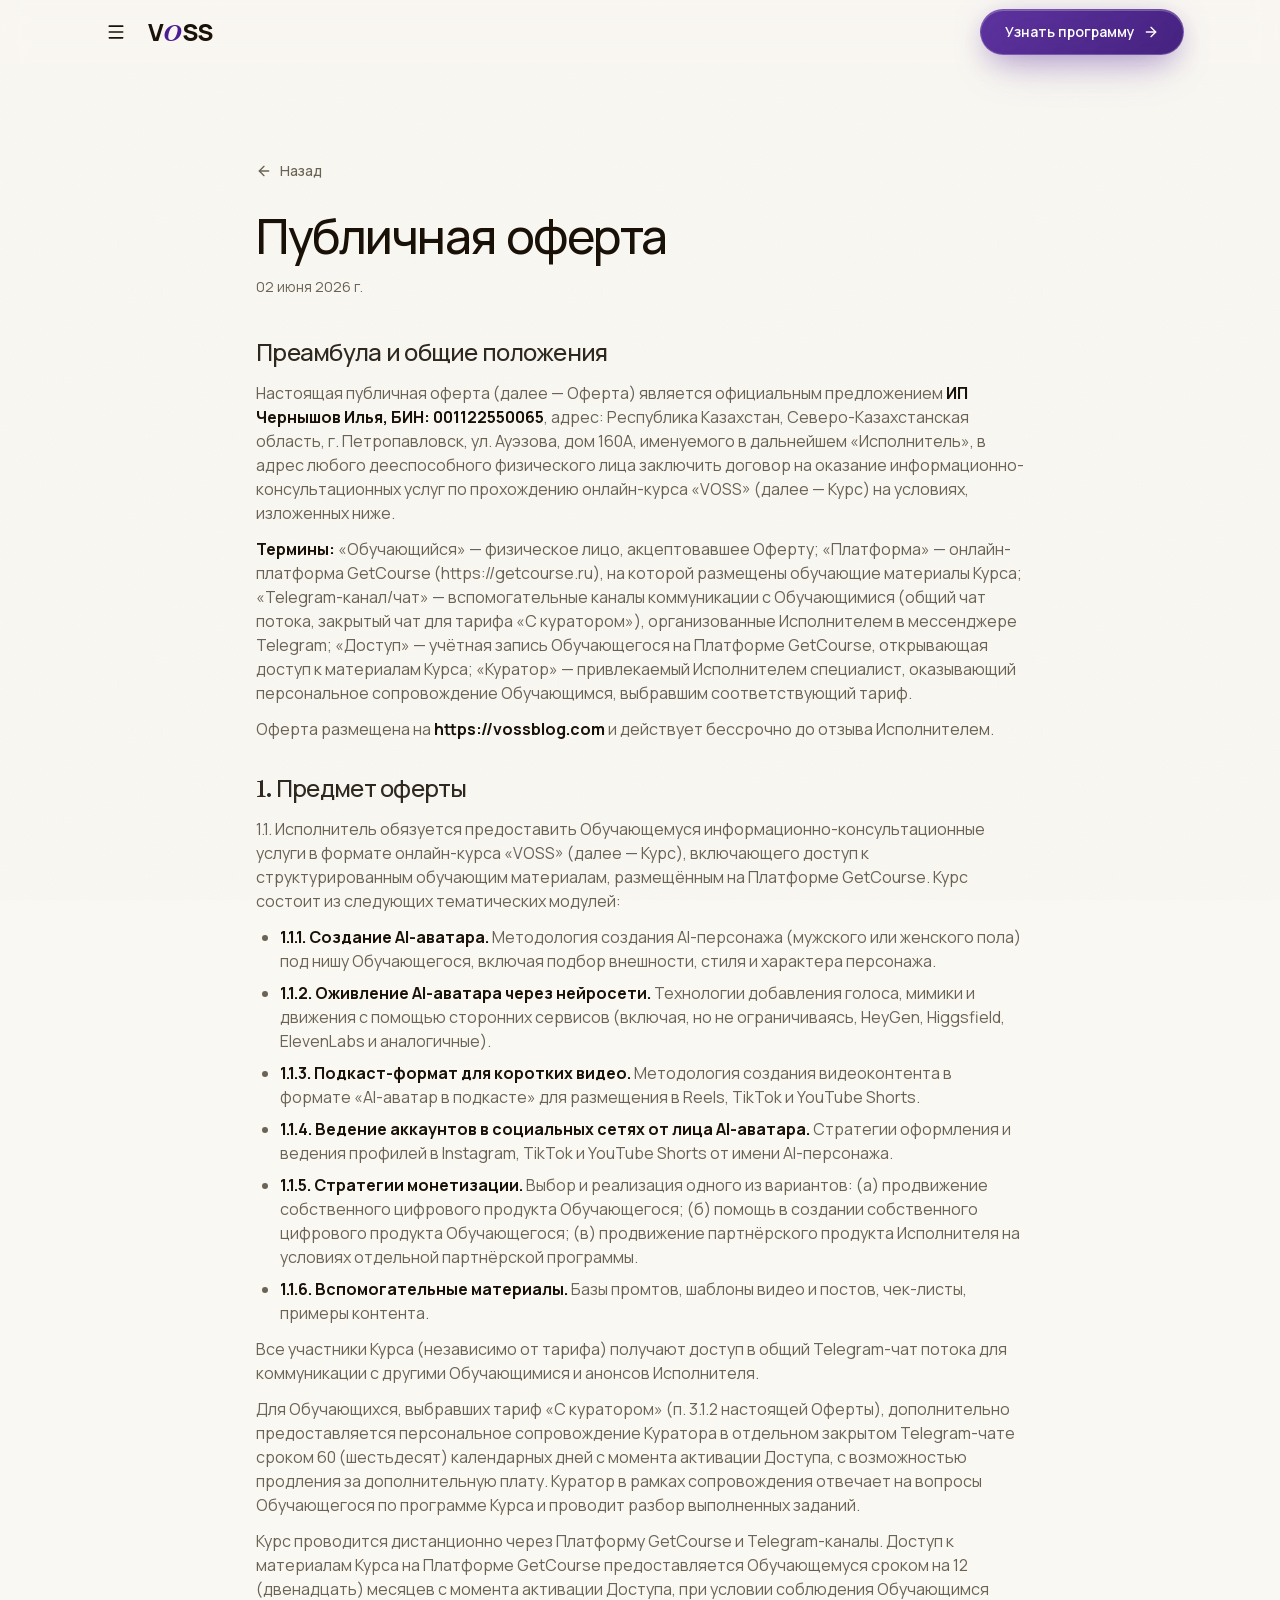
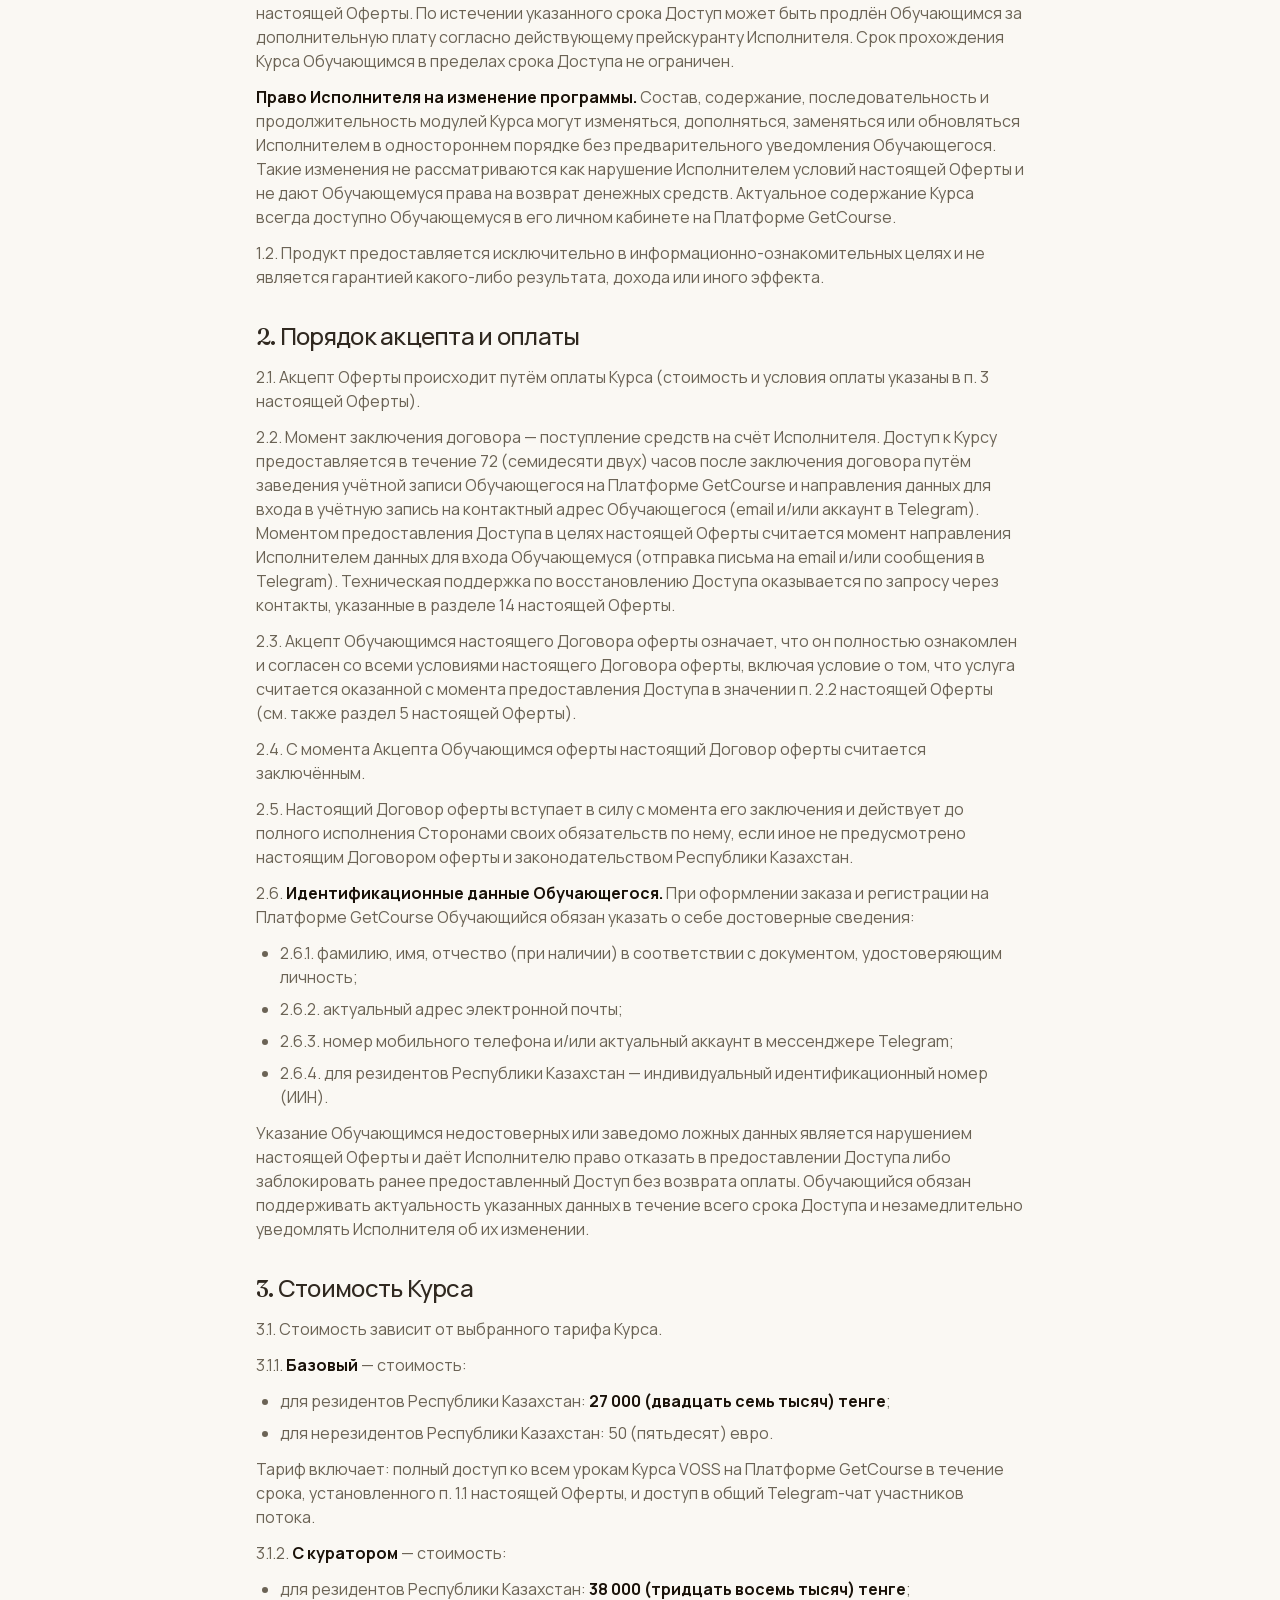
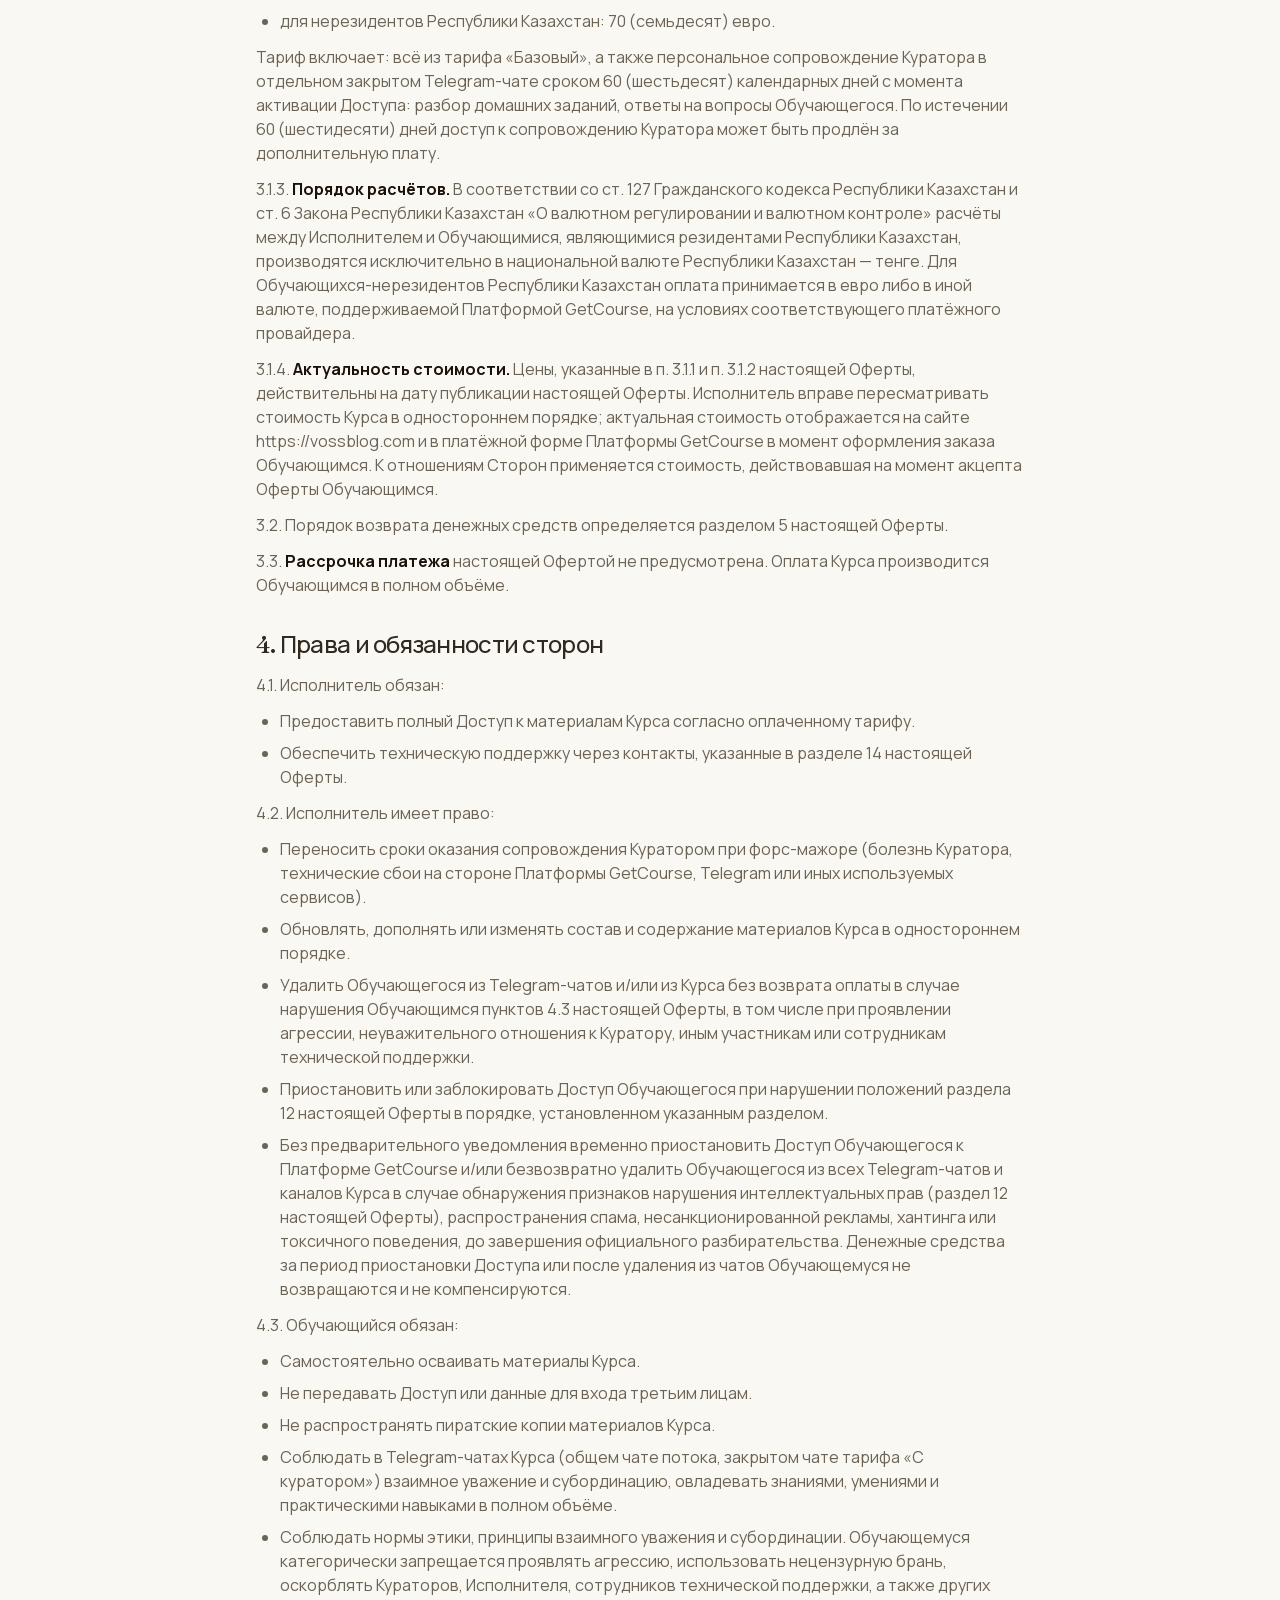
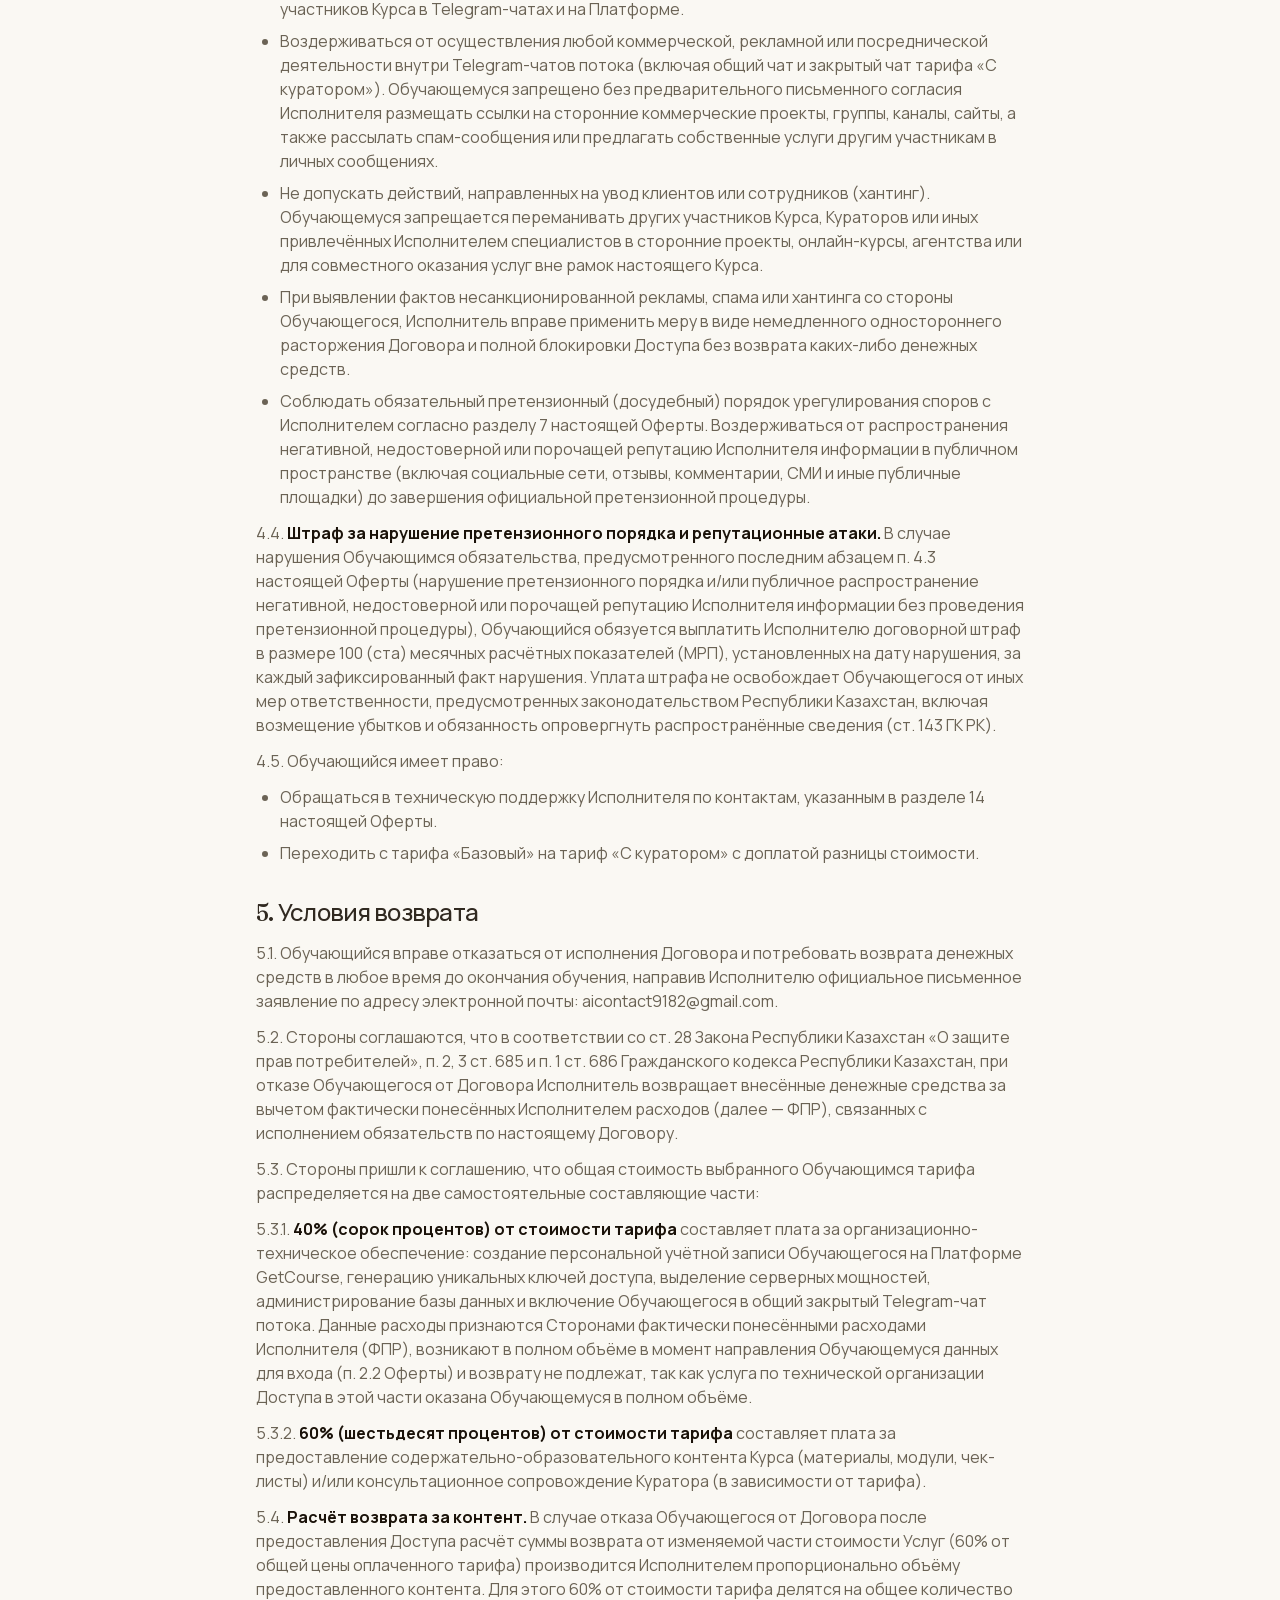
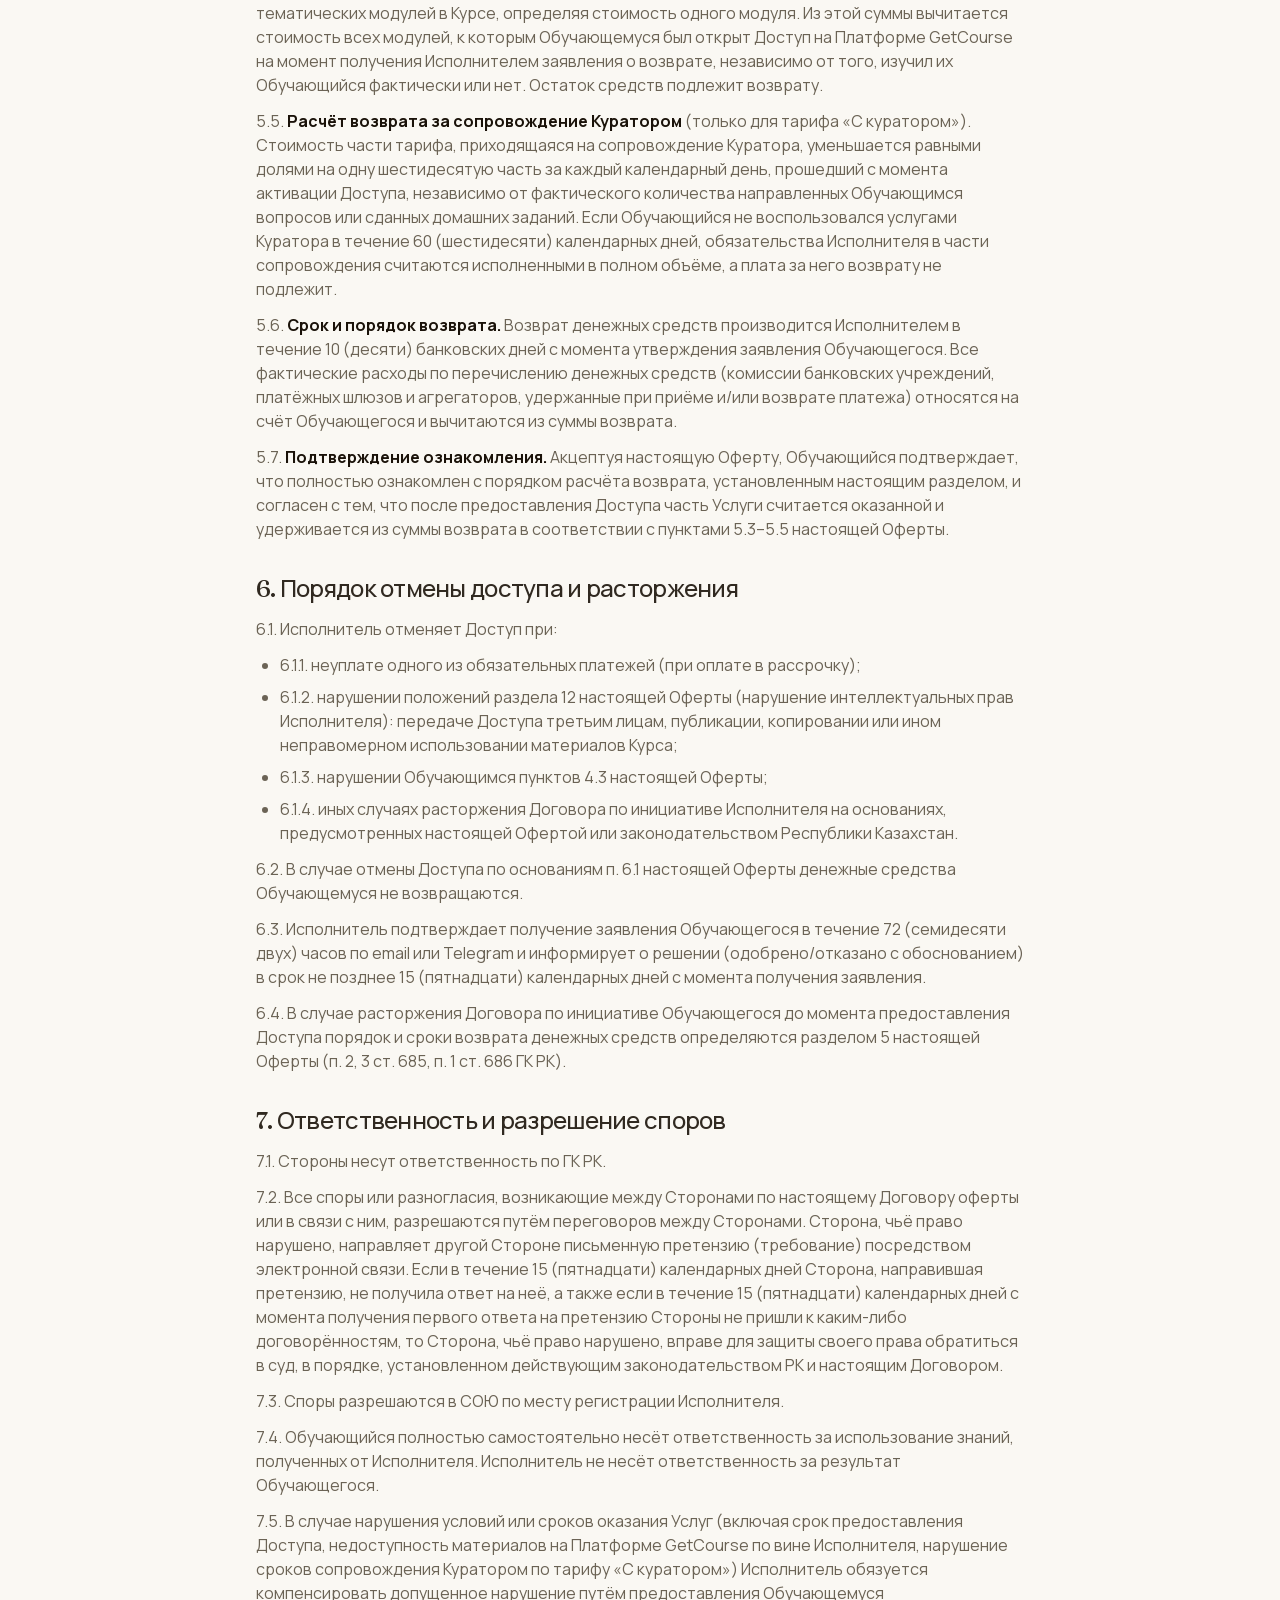
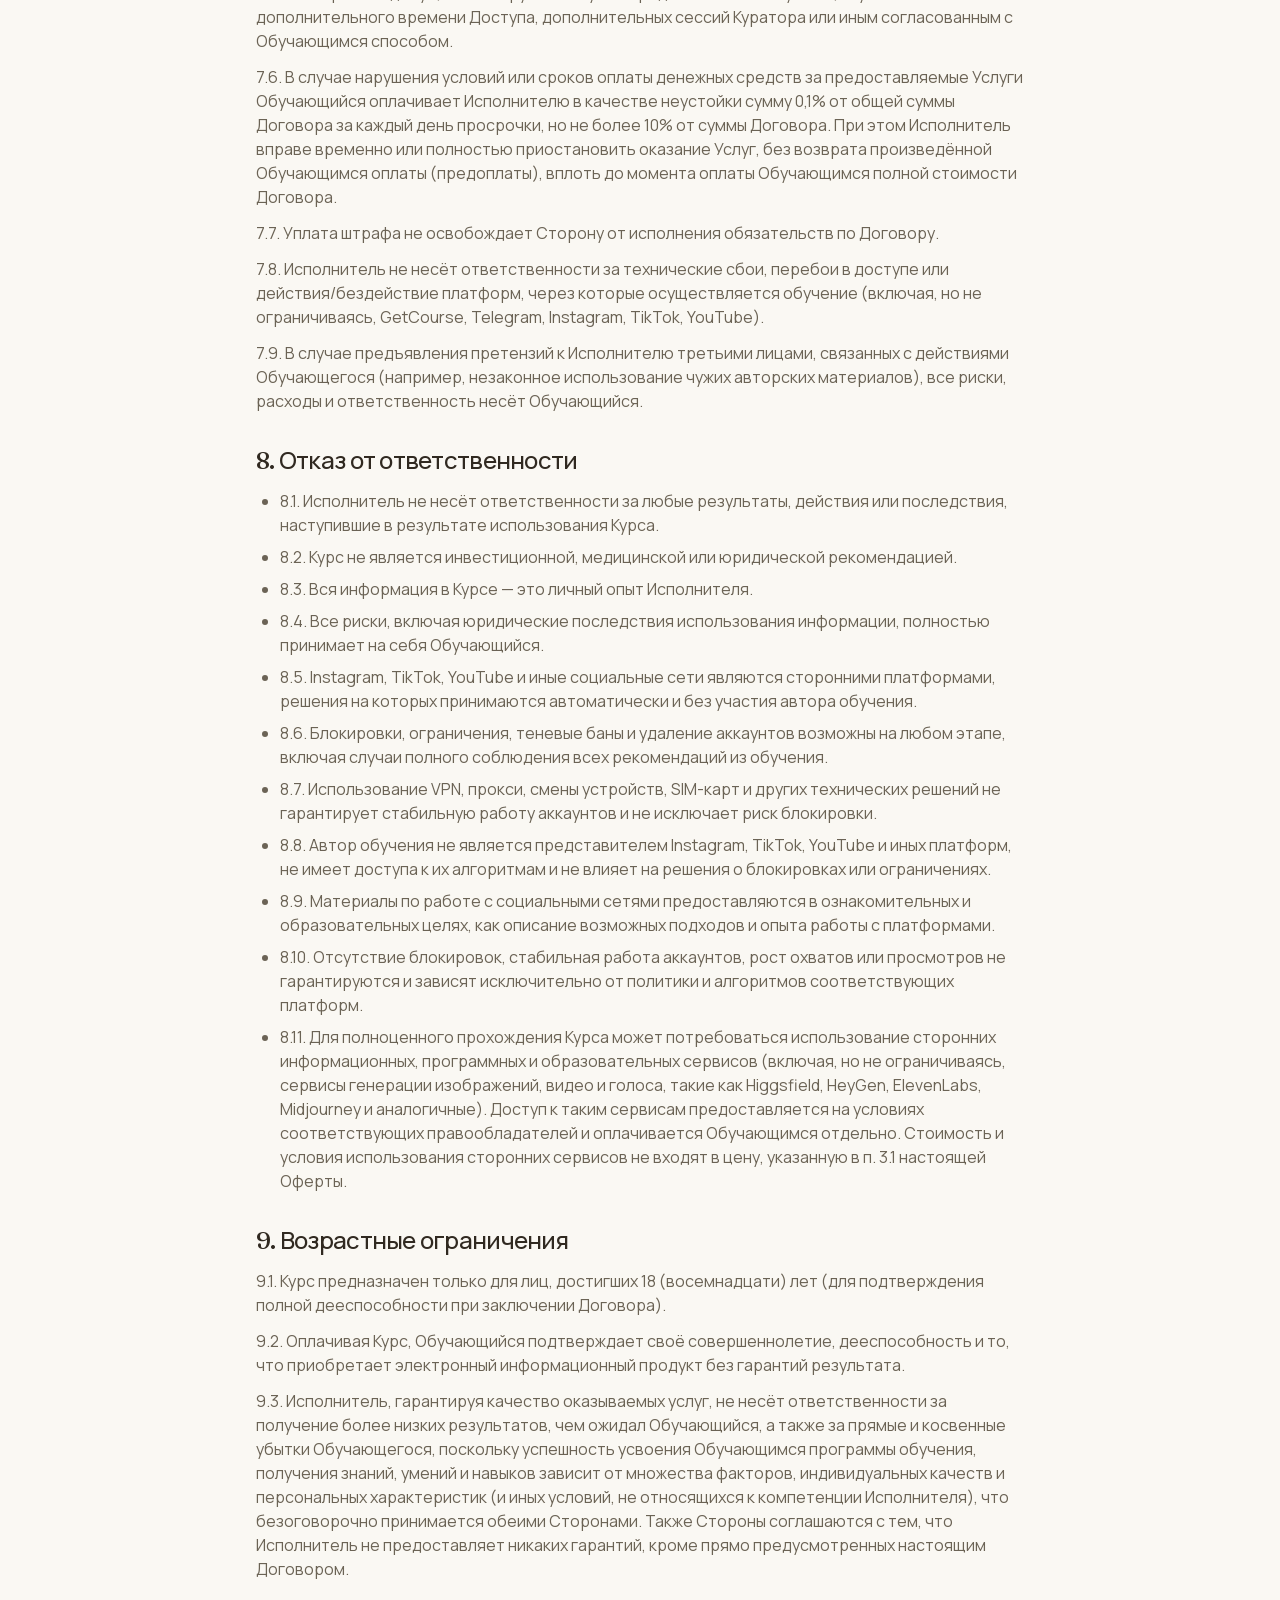
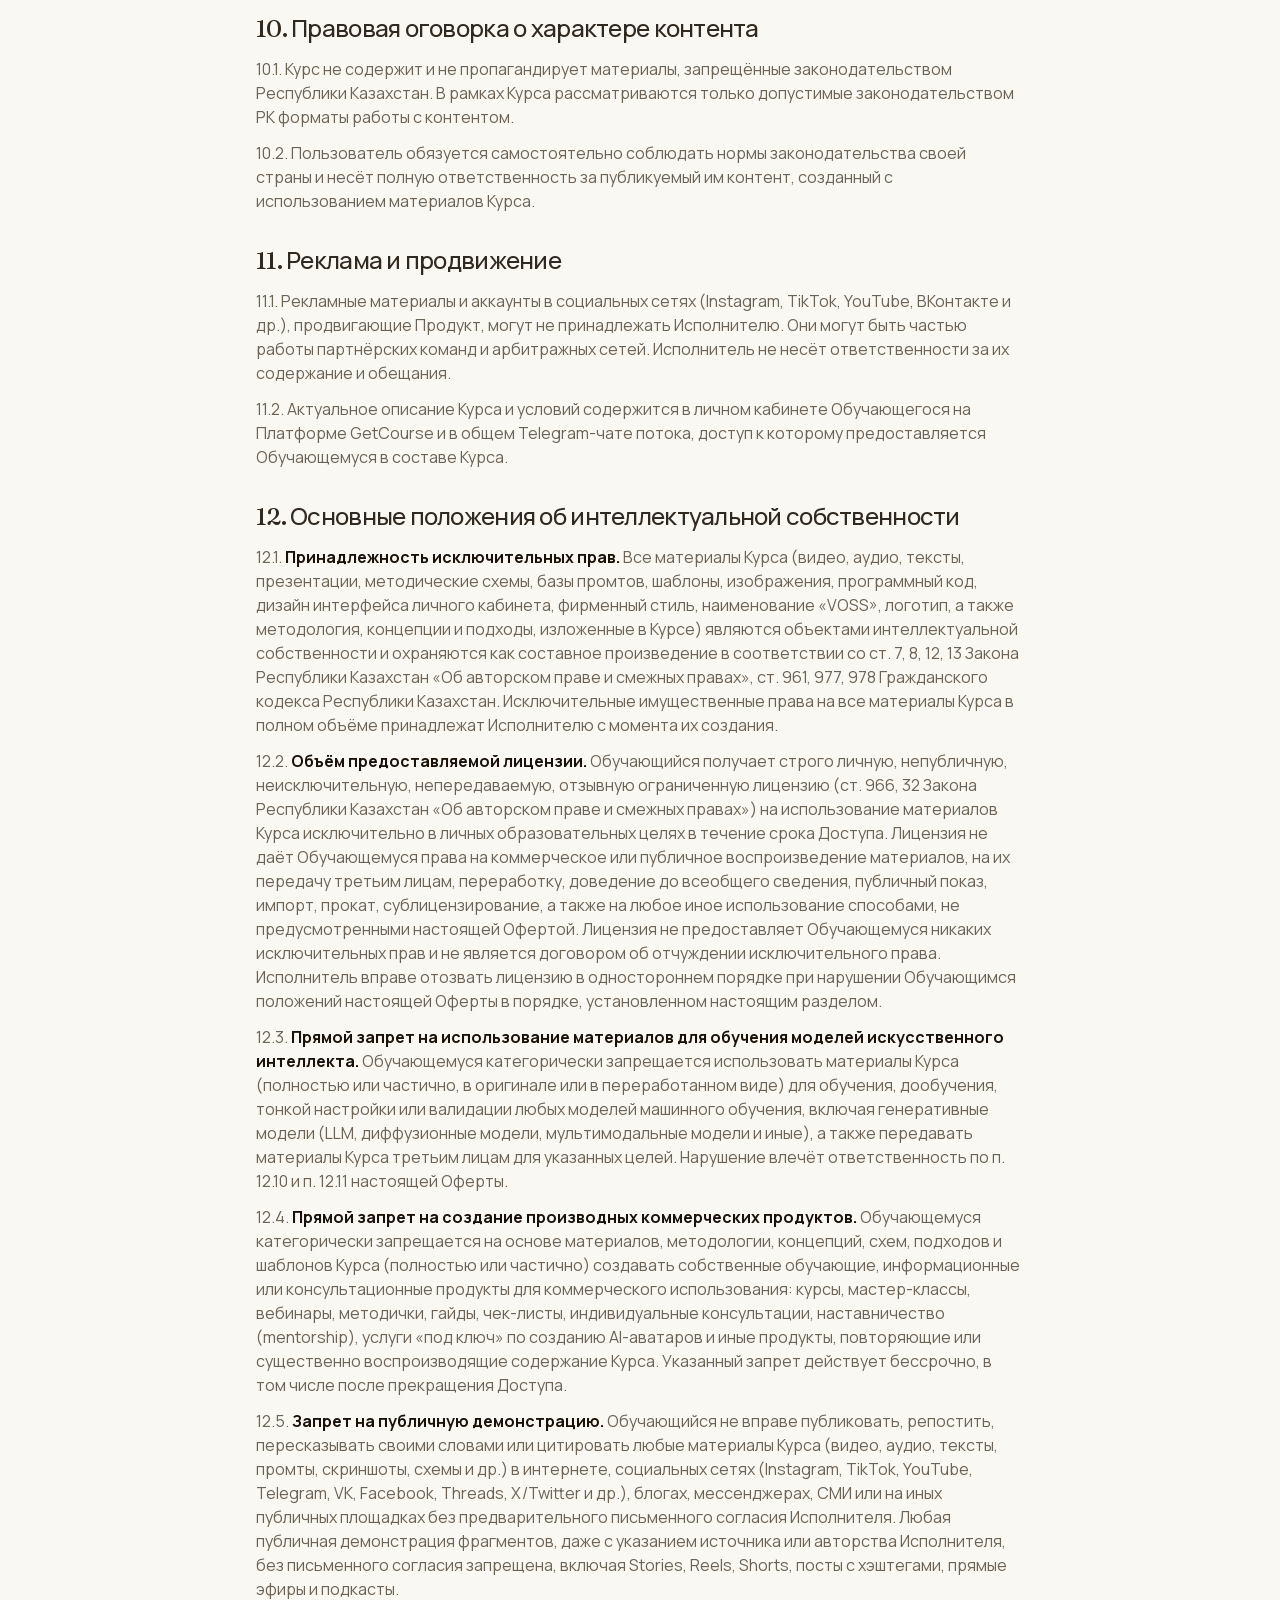
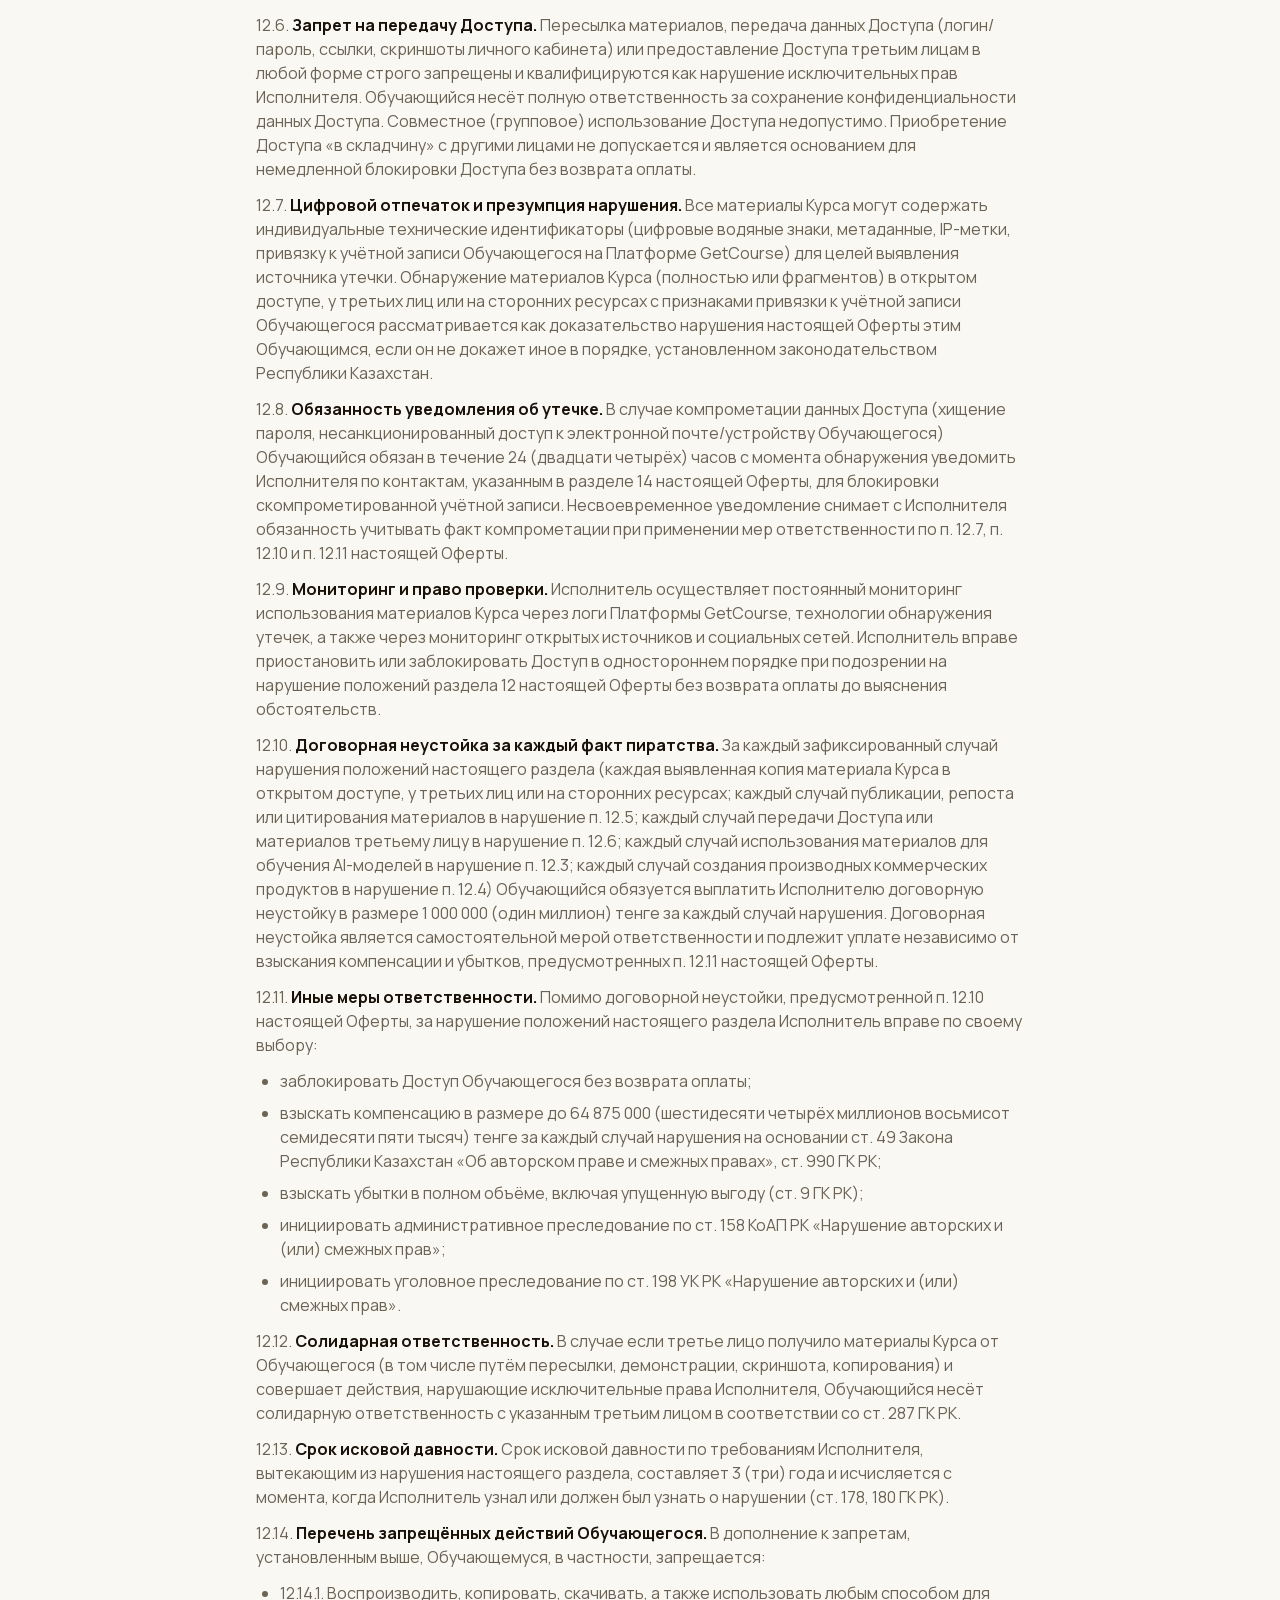
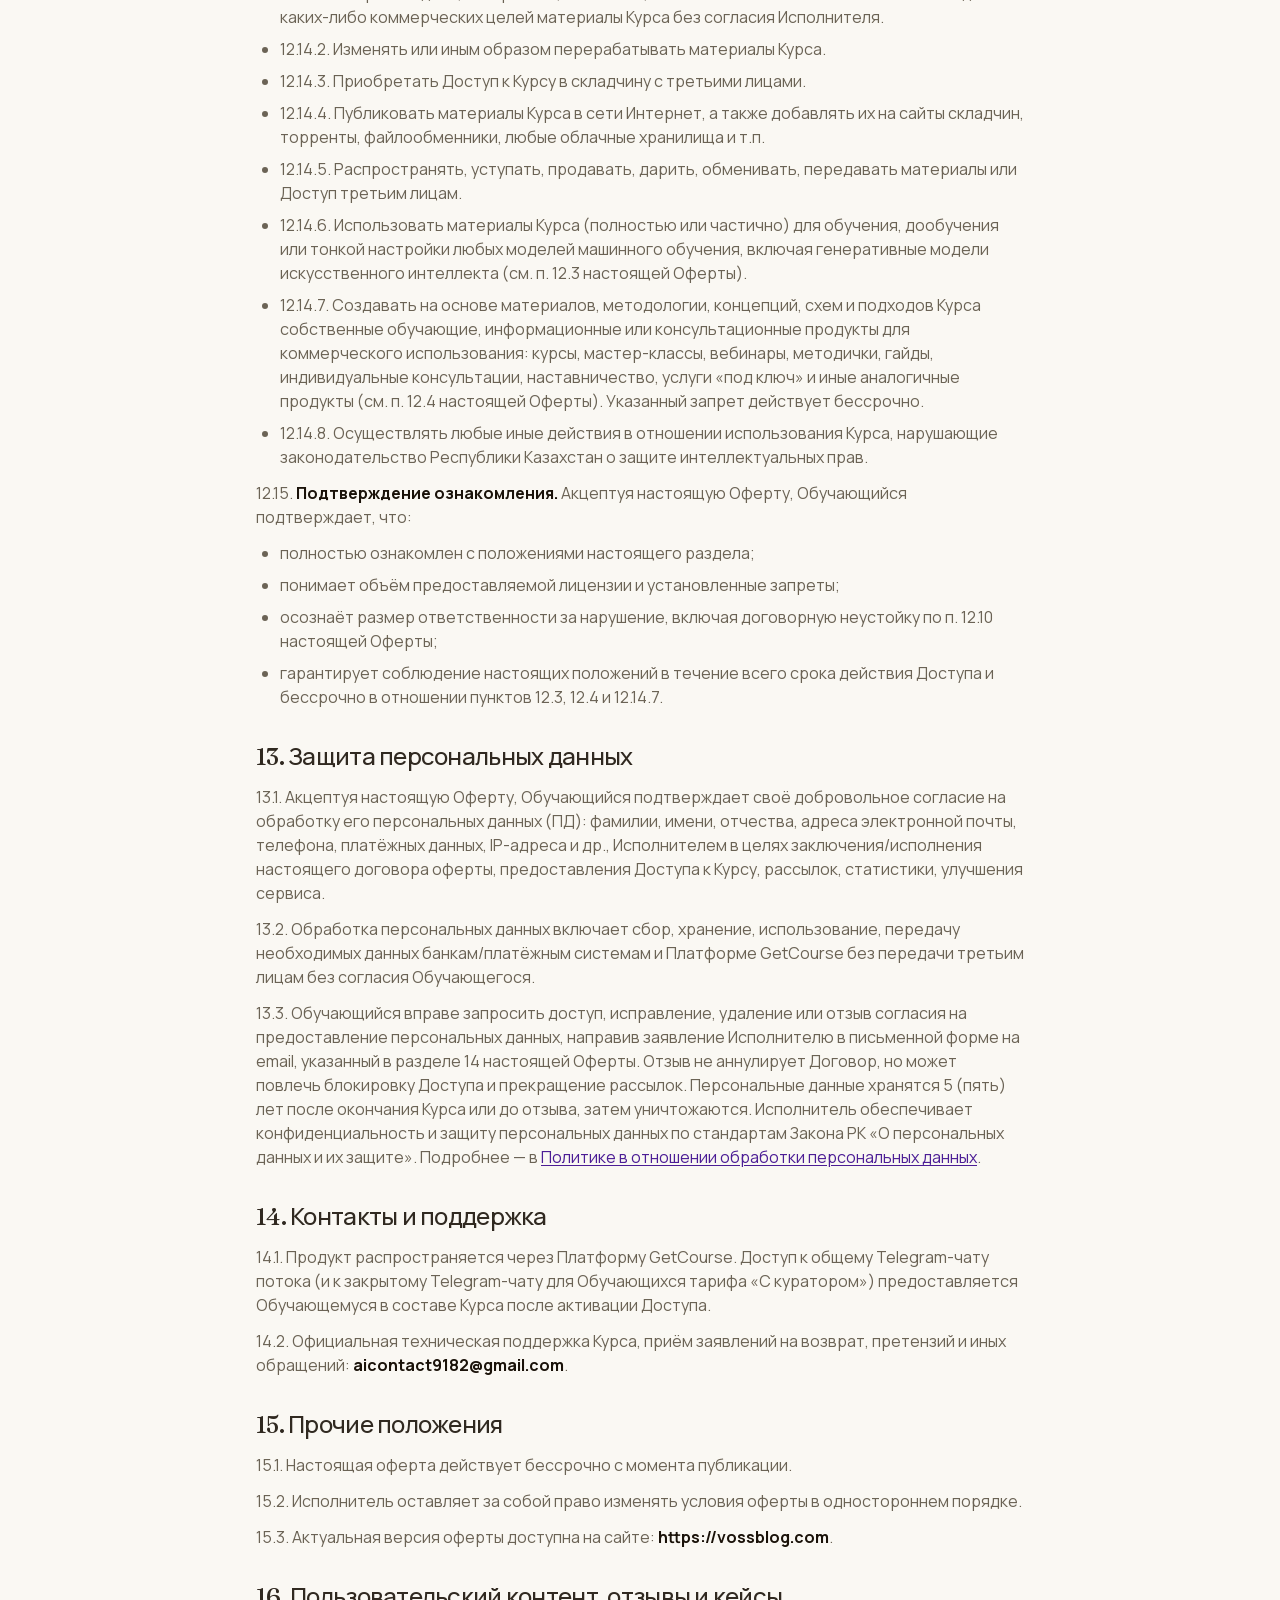
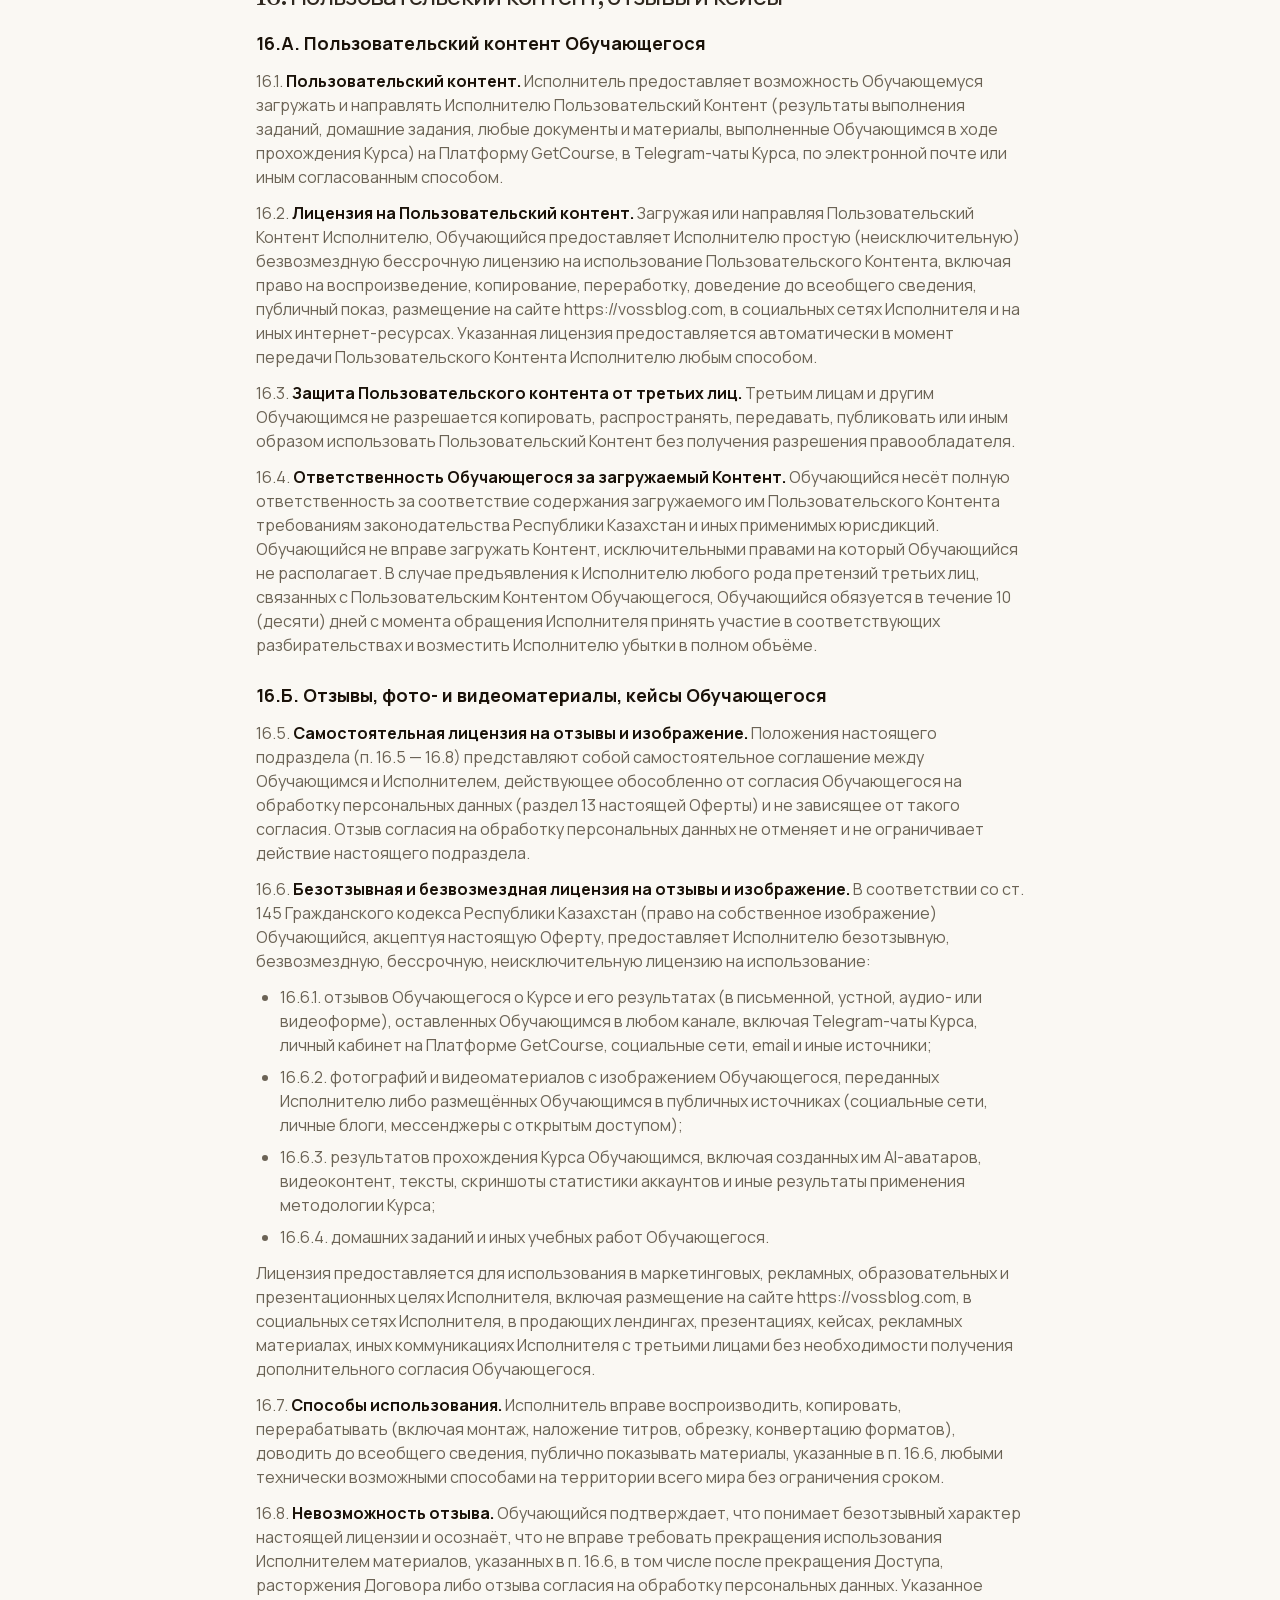
<file: offer.html>
<!DOCTYPE html><html lang="ru" class="manrope_63c6f283-module__sP16pG__variable fraunces_c249aa04-module__svPHKG__variable h-full antialiased">
<!-- Mirrored from vossblog.com/offer by HTTrack Website Copier/3.x [XR&CO'2014], Sun, 07 Jun 2026 16:56:52 GMT -->
<!-- Added by HTTrack --><meta http-equiv="content-type" content="text/html;charset=utf-8" /><!-- /Added by HTTrack -->
<head><meta charSet="utf-8"/><meta name="viewport" content="width=device-width, initial-scale=1, viewport-fit=cover"/><link rel="preload" href="_next/static/media/03bda585a99c6450-s.p.0zzh68k1_whtc.woff2" as="font" crossorigin="" type="font/woff2"/><link rel="preload" href="_next/static/media/3c7c6164b2587822-s.p.0duriy8536ewt.woff2" as="font" crossorigin="" type="font/woff2"/><link rel="preload" href="_next/static/media/a343f882a40d2cc9-s.p.0kho-wj7-y-w1.woff2" as="font" crossorigin="" type="font/woff2"/><link rel="preload" href="_next/static/media/d3fe2f289711ac3f-s.p.0i6ci0u_g4zml.woff2" as="font" crossorigin="" type="font/woff2"/><link rel="stylesheet" href="_next/static/chunks/02gycvdoqybc_.css" data-precedence="next"/><link rel="preload" as="script" fetchPriority="low" href="_next/static/chunks/02-xh6mdemdmq.js"/><script src="_next/static/chunks/0pqt_8bl3ukh4.js" async=""></script><script src="_next/static/chunks/17crzj_229p52.js" async=""></script><script src="_next/static/chunks/0c7h_x4_chf35.js" async=""></script><script src="_next/static/chunks/turbopack-08ki4kqfsfs6m.js" async=""></script><script src="_next/static/chunks/0.hd_j_.ruq5u.js" async=""></script><script src="_next/static/chunks/02eplfimf38y8.js" async=""></script><script src="_next/static/chunks/0n1jrx_q-s-e3.js" async=""></script><script src="_next/static/chunks/01xlw8hd842-c.js" async=""></script><script src="_next/static/chunks/0d3shmwh5_nmn.js" async=""></script><script src="_next/static/chunks/0h1z01u-4u-t0.js" async=""></script><link rel="preload" href="https://www.googletagmanager.com/gtag/js?id=G-CH9L6HS691" as="script"/><meta name="next-size-adjust" content=""/><title>Публичная оферта | VOSS</title><meta name="description" content="Публичная оферта ИП Чернышов Илья на оказание информационно-консультационных услуг по онлайн-курсу «VOSS»."/><link rel="author" href="about.html"/><meta name="author" content="Илья Чернышов"/><meta name="keywords" content="AI-блогер,AI-модель,AI-инфлюенсер,создать AI-блогера,обучение AI,заработок на нейросетях,цифровой двойник,AI-продюсер,новая профессия 2026,VOSS,Илья Чернышов"/><meta name="creator" content="Илья Чернышов"/><meta name="publisher" content="VOSS"/><meta name="robots" content="index, follow"/><meta name="category" content="education"/><link rel="canonical" href="offer.html"/><meta property="og:title" content="Публичная оферта | VOSS"/><meta property="og:description" content="Публичная оферта ИП Чернышов Илья на оказание информационно-консультационных услуг по онлайн-курсу «VOSS»."/><meta property="og:url" content="https://vossblog.com/offer"/><meta property="og:site_name" content="VOSS"/><meta property="og:locale" content="ru_RU"/><meta property="og:type" content="website"/><meta name="twitter:card" content="summary_large_image"/><meta name="twitter:title" content="VOSS — обучение AI-блогеру и заработку на нейросетях"/><meta name="twitter:description" content="Создай AI-блогера за выходные и зарабатывай на нейросетях без своего лица. Онлайн-обучение VOSS."/><link rel="icon" href="iconedf9.png?6ffab361d5f4e57c" type="image/png" sizes="64x64"/><script src="_next/static/chunks/03_yq9q893hmn.js" noModule=""></script></head><body class="flex min-h-full flex-col"><div hidden=""><!--$--><!--/$--></div><header class="sticky top-0 z-50 w-full transition-all duration-300 border-b border-transparent bg-background/40 backdrop-blur-md"><span aria-hidden="true" class="pointer-events-none absolute inset-x-0 bottom-0 h-px transition-opacity duration-300 opacity-0" style="background:linear-gradient(to right, transparent, rgba(76, 29, 149, 0.5) 50%, transparent)"></span><div class="container-voss flex h-16 items-center justify-between"><div class="flex items-center gap-2 sm:gap-3"><button type="button" aria-label="Открыть меню" aria-expanded="false" class="inline-flex size-10 items-center justify-center rounded-full text-foreground transition hover:bg-muted active:scale-95"><svg xmlns="http://www.w3.org/2000/svg" width="24" height="24" viewBox="0 0 24 24" fill="none" stroke="currentColor" stroke-width="2" stroke-linecap="round" stroke-linejoin="round" class="lucide lucide-menu size-5" aria-hidden="true"><path d="M4 5h16"></path><path d="M4 12h16"></path><path d="M4 19h16"></path></svg></button><a class="group inline-flex items-baseline text-2xl font-extrabold tracking-tight" aria-label="VOSS — на главную" href="index.html"><span>V</span><span class="text-accent transition-transform duration-300 group-hover:rotate-[8deg]" style="font-family:var(--font-display-bricolage), serif;font-style:italic;font-weight:600;display:inline-block">O</span><span>SS</span></a></div><a href="index.html#tarify" class="btn-glass-accent text-sm"><span class="hidden sm:inline">Узнать программу</span><span class="sm:hidden">К тарифам</span><svg xmlns="http://www.w3.org/2000/svg" width="24" height="24" viewBox="0 0 24 24" fill="none" stroke="currentColor" stroke-width="2" stroke-linecap="round" stroke-linejoin="round" class="lucide lucide-arrow-right size-4" aria-hidden="true"><path d="M5 12h14"></path><path d="m12 5 7 7-7 7"></path></svg></a></div></header><main class="flex-1"><article class="container-voss py-16 sm:py-24"><div class="mx-auto max-w-3xl"><button type="button" class="mb-8 inline-flex items-center gap-2 text-sm font-medium text-muted-foreground transition hover:text-foreground"><svg xmlns="http://www.w3.org/2000/svg" width="24" height="24" viewBox="0 0 24 24" fill="none" stroke="currentColor" stroke-width="2" stroke-linecap="round" stroke-linejoin="round" class="lucide lucide-arrow-left size-4" aria-hidden="true"><path d="m12 19-7-7 7-7"></path><path d="M19 12H5"></path></svg>Назад</button><h1 class="text-4xl font-black tracking-tight sm:text-5xl">Публичная оферта</h1><p class="mt-4 text-sm text-muted-foreground">02 июня 2026 г.</p><div class="mt-10 space-y-8 text-foreground/90"><section><h2 class="text-2xl font-bold">Преамбула и общие положения</h2><p class="mt-3 text-muted-foreground">Настоящая публичная оферта (далее — Оферта) является официальным предложением<!-- --> <strong class="text-foreground">ИП Чернышов Илья, БИН: 001122550065</strong>, адрес: Республика Казахстан, Северо-Казахстанская область, г. Петропавловск, ул. Ауэзова, дом 160А, именуемого в дальнейшем «Исполнитель», в адрес любого дееспособного физического лица заключить договор на оказание информационно-консультационных услуг по прохождению онлайн-курса «VOSS» (далее — Курс) на условиях, изложенных ниже.</p><p class="mt-3 text-muted-foreground"><strong class="text-foreground">Термины:</strong> <!-- -->«Обучающийся» — физическое лицо, акцептовавшее Оферту; «Платформа» — онлайн-платформа GetCourse (https://getcourse.ru), на которой размещены обучающие материалы Курса; «Telegram-канал/чат» — вспомогательные каналы коммуникации с Обучающимися (общий чат потока, закрытый чат для тарифа «С куратором»), организованные Исполнителем в мессенджере Telegram; «Доступ» — учётная запись Обучающегося на Платформе GetCourse, открывающая доступ к материалам Курса; «Куратор» — привлекаемый Исполнителем специалист, оказывающий персональное сопровождение Обучающимся, выбравшим соответствующий тариф.</p><p class="mt-3 text-muted-foreground">Оферта размещена на<!-- --> <strong class="text-foreground">https://vossblog.com</strong> и действует бессрочно до отзыва Исполнителем.</p></section><section><h2 class="text-2xl font-bold">1. Предмет оферты</h2><p class="mt-3 text-muted-foreground">1.1. Исполнитель обязуется предоставить Обучающемуся информационно-консультационные услуги в формате онлайн-курса «VOSS» (далее — Курс), включающего доступ к структурированным обучающим материалам, размещённым на Платформе GetCourse. Курс состоит из следующих тематических модулей:</p><ul class="mt-3 list-disc space-y-2 pl-6 text-muted-foreground"><li><strong class="text-foreground">1.1.1. Создание AI-аватара.</strong> <!-- -->Методология создания AI-персонажа (мужского или женского пола) под нишу Обучающегося, включая подбор внешности, стиля и характера персонажа.</li><li><strong class="text-foreground">1.1.2. Оживление AI-аватара через нейросети.</strong> <!-- -->Технологии добавления голоса, мимики и движения с помощью сторонних сервисов (включая, но не ограничиваясь, HeyGen, Higgsfield, ElevenLabs и аналогичные).</li><li><strong class="text-foreground">1.1.3. Подкаст-формат для коротких видео.</strong> <!-- -->Методология создания видеоконтента в формате «AI-аватар в подкасте» для размещения в Reels, TikTok и YouTube Shorts.</li><li><strong class="text-foreground">1.1.4. Ведение аккаунтов в социальных сетях от лица AI-аватара.</strong> <!-- -->Стратегии оформления и ведения профилей в Instagram, TikTok и YouTube Shorts от имени AI-персонажа.</li><li><strong class="text-foreground">1.1.5. Стратегии монетизации.</strong> <!-- -->Выбор и реализация одного из вариантов: (а) продвижение собственного цифрового продукта Обучающегося; (б) помощь в создании собственного цифрового продукта Обучающегося; (в) продвижение партнёрского продукта Исполнителя на условиях отдельной партнёрской программы.</li><li><strong class="text-foreground">1.1.6. Вспомогательные материалы.</strong> <!-- -->Базы промтов, шаблоны видео и постов, чек-листы, примеры контента.</li></ul><p class="mt-3 text-muted-foreground">Все участники Курса (независимо от тарифа) получают доступ в общий Telegram-чат потока для коммуникации с другими Обучающимися и анонсов Исполнителя.</p><p class="mt-3 text-muted-foreground">Для Обучающихся, выбравших тариф «С куратором» (п. 3.1.2 настоящей Оферты), дополнительно предоставляется персональное сопровождение Куратора в отдельном закрытом Telegram-чате сроком 60 (шестьдесят) календарных дней с момента активации Доступа, с возможностью продления за дополнительную плату. Куратор в рамках сопровождения отвечает на вопросы Обучающегося по программе Курса и проводит разбор выполненных заданий.</p><p class="mt-3 text-muted-foreground">Курс проводится дистанционно через Платформу GetCourse и Telegram-каналы. Доступ к материалам Курса на Платформе GetCourse предоставляется Обучающемуся сроком на 12 (двенадцать) месяцев с момента активации Доступа, при условии соблюдения Обучающимся настоящей Оферты. По истечении указанного срока Доступ может быть продлён Обучающимся за дополнительную плату согласно действующему прейскуранту Исполнителя. Срок прохождения Курса Обучающимся в пределах срока Доступа не ограничен.</p><p class="mt-3 text-muted-foreground"><strong class="text-foreground">Право Исполнителя на изменение программы.</strong> <!-- -->Состав, содержание, последовательность и продолжительность модулей Курса могут изменяться, дополняться, заменяться или обновляться Исполнителем в одностороннем порядке без предварительного уведомления Обучающегося. Такие изменения не рассматриваются как нарушение Исполнителем условий настоящей Оферты и не дают Обучающемуся права на возврат денежных средств. Актуальное содержание Курса всегда доступно Обучающемуся в его личном кабинете на Платформе GetCourse.</p><p class="mt-3 text-muted-foreground">1.2. Продукт предоставляется исключительно в информационно-ознакомительных целях и не является гарантией какого-либо результата, дохода или иного эффекта.</p></section><section><h2 class="text-2xl font-bold">2. Порядок акцепта и оплаты</h2><p class="mt-3 text-muted-foreground">2.1. Акцепт Оферты происходит путём оплаты Курса (стоимость и условия оплаты указаны в п. 3 настоящей Оферты).</p><p class="mt-3 text-muted-foreground">2.2. Момент заключения договора — поступление средств на счёт Исполнителя. Доступ к Курсу предоставляется в течение 72 (семидесяти двух) часов после заключения договора путём заведения учётной записи Обучающегося на Платформе GetCourse и направления данных для входа в учётную запись на контактный адрес Обучающегося (email и/или аккаунт в Telegram). Моментом предоставления Доступа в целях настоящей Оферты считается момент направления Исполнителем данных для входа Обучающемуся (отправка письма на email и/или сообщения в Telegram). Техническая поддержка по восстановлению Доступа оказывается по запросу через контакты, указанные в разделе 14 настоящей Оферты.</p><p class="mt-3 text-muted-foreground">2.3. Акцепт Обучающимся настоящего Договора оферты означает, что он полностью ознакомлен и согласен со всеми условиями настоящего Договора оферты, включая условие о том, что услуга считается оказанной с момента предоставления Доступа в значении п. 2.2 настоящей Оферты (см. также раздел 5 настоящей Оферты).</p><p class="mt-3 text-muted-foreground">2.4. С момента Акцепта Обучающимся оферты настоящий Договор оферты считается заключённым.</p><p class="mt-3 text-muted-foreground">2.5. Настоящий Договор оферты вступает в силу с момента его заключения и действует до полного исполнения Сторонами своих обязательств по нему, если иное не предусмотрено настоящим Договором оферты и законодательством Республики Казахстан.</p><p class="mt-3 text-muted-foreground">2.6.<!-- --> <strong class="text-foreground">Идентификационные данные Обучающегося.</strong> <!-- -->При оформлении заказа и регистрации на Платформе GetCourse Обучающийся обязан указать о себе достоверные сведения:</p><ul class="mt-3 list-disc space-y-2 pl-6 text-muted-foreground"><li>2.6.1. фамилию, имя, отчество (при наличии) в соответствии с документом, удостоверяющим личность;</li><li>2.6.2. актуальный адрес электронной почты;</li><li>2.6.3. номер мобильного телефона и/или актуальный аккаунт в мессенджере Telegram;</li><li>2.6.4. для резидентов Республики Казахстан — индивидуальный идентификационный номер (ИИН).</li></ul><p class="mt-3 text-muted-foreground">Указание Обучающимся недостоверных или заведомо ложных данных является нарушением настоящей Оферты и даёт Исполнителю право отказать в предоставлении Доступа либо заблокировать ранее предоставленный Доступ без возврата оплаты. Обучающийся обязан поддерживать актуальность указанных данных в течение всего срока Доступа и незамедлительно уведомлять Исполнителя об их изменении.</p></section><section><h2 class="text-2xl font-bold">3. Стоимость Курса</h2><p class="mt-3 text-muted-foreground">3.1. Стоимость зависит от выбранного тарифа Курса.</p><p class="mt-3 text-muted-foreground">3.1.1. <strong class="text-foreground">Базовый</strong> — стоимость:</p><ul class="mt-3 list-disc space-y-2 pl-6 text-muted-foreground"><li>для резидентов Республики Казахстан:<!-- --> <strong class="text-foreground">27 000 (двадцать семь тысяч) тенге</strong>;</li><li>для нерезидентов Республики Казахстан: 50 (пятьдесят) евро.</li></ul><p class="mt-3 text-muted-foreground">Тариф включает: полный доступ ко всем урокам Курса VOSS на Платформе GetCourse в течение срока, установленного п. 1.1 настоящей Оферты, и доступ в общий Telegram-чат участников потока.</p><p class="mt-3 text-muted-foreground">3.1.2. <strong class="text-foreground">С куратором</strong> — стоимость:</p><ul class="mt-3 list-disc space-y-2 pl-6 text-muted-foreground"><li>для резидентов Республики Казахстан:<!-- --> <strong class="text-foreground">38 000 (тридцать восемь тысяч) тенге</strong>;</li><li>для нерезидентов Республики Казахстан: 70 (семьдесят) евро.</li></ul><p class="mt-3 text-muted-foreground">Тариф включает: всё из тарифа «Базовый», а также персональное сопровождение Куратора в отдельном закрытом Telegram-чате сроком 60 (шестьдесят) календарных дней с момента активации Доступа: разбор домашних заданий, ответы на вопросы Обучающегося. По истечении 60 (шестидесяти) дней доступ к сопровождению Куратора может быть продлён за дополнительную плату.</p><p class="mt-3 text-muted-foreground">3.1.3.<!-- --> <strong class="text-foreground">Порядок расчётов.</strong> В соответствии со ст. 127 Гражданского кодекса Республики Казахстан и ст. 6 Закона Республики Казахстан «О валютном регулировании и валютном контроле» расчёты между Исполнителем и Обучающимися, являющимися резидентами Республики Казахстан, производятся исключительно в национальной валюте Республики Казахстан — тенге. Для Обучающихся-нерезидентов Республики Казахстан оплата принимается в евро либо в иной валюте, поддерживаемой Платформой GetCourse, на условиях соответствующего платёжного провайдера.</p><p class="mt-3 text-muted-foreground">3.1.4.<!-- --> <strong class="text-foreground">Актуальность стоимости.</strong> <!-- -->Цены, указанные в п. 3.1.1 и п. 3.1.2 настоящей Оферты, действительны на дату публикации настоящей Оферты. Исполнитель вправе пересматривать стоимость Курса в одностороннем порядке; актуальная стоимость отображается на сайте https://vossblog.com и в платёжной форме Платформы GetCourse в момент оформления заказа Обучающимся. К отношениям Сторон применяется стоимость, действовавшая на момент акцепта Оферты Обучающимся.</p><p class="mt-3 text-muted-foreground">3.2. Порядок возврата денежных средств определяется разделом 5 настоящей Оферты.</p><p class="mt-3 text-muted-foreground">3.3.<!-- --> <strong class="text-foreground">Рассрочка платежа</strong> <!-- -->настоящей Офертой не предусмотрена. Оплата Курса производится Обучающимся в полном объёме.</p></section><section><h2 class="text-2xl font-bold">4. Права и обязанности сторон</h2><p class="mt-3 text-muted-foreground">4.1. Исполнитель обязан:</p><ul class="mt-3 list-disc space-y-2 pl-6 text-muted-foreground"><li>Предоставить полный Доступ к материалам Курса согласно оплаченному тарифу.</li><li>Обеспечить техническую поддержку через контакты, указанные в разделе 14 настоящей Оферты.</li></ul><p class="mt-3 text-muted-foreground">4.2. Исполнитель имеет право:</p><ul class="mt-3 list-disc space-y-2 pl-6 text-muted-foreground"><li>Переносить сроки оказания сопровождения Куратором при форс-мажоре (болезнь Куратора, технические сбои на стороне Платформы GetCourse, Telegram или иных используемых сервисов).</li><li>Обновлять, дополнять или изменять состав и содержание материалов Курса в одностороннем порядке.</li><li>Удалить Обучающегося из Telegram-чатов и/или из Курса без возврата оплаты в случае нарушения Обучающимся пунктов 4.3 настоящей Оферты, в том числе при проявлении агрессии, неуважительного отношения к Куратору, иным участникам или сотрудникам технической поддержки.</li><li>Приостановить или заблокировать Доступ Обучающегося при нарушении положений раздела 12 настоящей Оферты в порядке, установленном указанным разделом.</li><li>Без предварительного уведомления временно приостановить Доступ Обучающегося к Платформе GetCourse и/или безвозвратно удалить Обучающегося из всех Telegram-чатов и каналов Курса в случае обнаружения признаков нарушения интеллектуальных прав (раздел 12 настоящей Оферты), распространения спама, несанкционированной рекламы, хантинга или токсичного поведения, до завершения официального разбирательства. Денежные средства за период приостановки Доступа или после удаления из чатов Обучающемуся не возвращаются и не компенсируются.</li></ul><p class="mt-3 text-muted-foreground">4.3. Обучающийся обязан:</p><ul class="mt-3 list-disc space-y-2 pl-6 text-muted-foreground"><li>Самостоятельно осваивать материалы Курса.</li><li>Не передавать Доступ или данные для входа третьим лицам.</li><li>Не распространять пиратские копии материалов Курса.</li><li>Соблюдать в Telegram-чатах Курса (общем чате потока, закрытом чате тарифа «С куратором») взаимное уважение и субординацию, овладевать знаниями, умениями и практическими навыками в полном объёме.</li><li>Соблюдать нормы этики, принципы взаимного уважения и субординации. Обучающемуся категорически запрещается проявлять агрессию, использовать нецензурную брань, оскорблять Кураторов, Исполнителя, сотрудников технической поддержки, а также других участников Курса в Telegram-чатах и на Платформе.</li><li>Воздерживаться от осуществления любой коммерческой, рекламной или посреднической деятельности внутри Telegram-чатов потока (включая общий чат и закрытый чат тарифа «С куратором»). Обучающемуся запрещено без предварительного письменного согласия Исполнителя размещать ссылки на сторонние коммерческие проекты, группы, каналы, сайты, а также рассылать спам-сообщения или предлагать собственные услуги другим участникам в личных сообщениях.</li><li>Не допускать действий, направленных на увод клиентов или сотрудников (хантинг). Обучающемуся запрещается переманивать других участников Курса, Кураторов или иных привлечённых Исполнителем специалистов в сторонние проекты, онлайн-курсы, агентства или для совместного оказания услуг вне рамок настоящего Курса.</li><li>При выявлении фактов несанкционированной рекламы, спама или хантинга со стороны Обучающегося, Исполнитель вправе применить меру в виде немедленного одностороннего расторжения Договора и полной блокировки Доступа без возврата каких-либо денежных средств.</li><li>Соблюдать обязательный претензионный (досудебный) порядок урегулирования споров с Исполнителем согласно разделу 7 настоящей Оферты. Воздерживаться от распространения негативной, недостоверной или порочащей репутацию Исполнителя информации в публичном пространстве (включая социальные сети, отзывы, комментарии, СМИ и иные публичные площадки) до завершения официальной претензионной процедуры.</li></ul><p class="mt-3 text-muted-foreground">4.4.<!-- --> <strong class="text-foreground">Штраф за нарушение претензионного порядка и репутационные атаки.</strong> <!-- -->В случае нарушения Обучающимся обязательства, предусмотренного последним абзацем п. 4.3 настоящей Оферты (нарушение претензионного порядка и/или публичное распространение негативной, недостоверной или порочащей репутацию Исполнителя информации без проведения претензионной процедуры), Обучающийся обязуется выплатить Исполнителю договорной штраф в размере 100 (ста) месячных расчётных показателей (МРП), установленных на дату нарушения, за каждый зафиксированный факт нарушения. Уплата штрафа не освобождает Обучающегося от иных мер ответственности, предусмотренных законодательством Республики Казахстан, включая возмещение убытков и обязанность опровергнуть распространённые сведения (ст. 143 ГК РК).</p><p class="mt-3 text-muted-foreground">4.5. Обучающийся имеет право:</p><ul class="mt-3 list-disc space-y-2 pl-6 text-muted-foreground"><li>Обращаться в техническую поддержку Исполнителя по контактам, указанным в разделе 14 настоящей Оферты.</li><li>Переходить с тарифа «Базовый» на тариф «С куратором» с доплатой разницы стоимости.</li></ul></section><section><h2 class="text-2xl font-bold">5. Условия возврата</h2><p class="mt-3 text-muted-foreground">5.1. Обучающийся вправе отказаться от исполнения Договора и потребовать возврата денежных средств в любое время до окончания обучения, направив Исполнителю официальное письменное заявление по адресу электронной почты: aicontact9182@gmail.com.</p><p class="mt-3 text-muted-foreground">5.2. Стороны соглашаются, что в соответствии со ст. 28 Закона Республики Казахстан «О защите прав потребителей», п. 2, 3 ст. 685 и п. 1 ст. 686 Гражданского кодекса Республики Казахстан, при отказе Обучающегося от Договора Исполнитель возвращает внесённые денежные средства за вычетом фактически понесённых Исполнителем расходов (далее — ФПР), связанных с исполнением обязательств по настоящему Договору.</p><p class="mt-3 text-muted-foreground">5.3. Стороны пришли к соглашению, что общая стоимость выбранного Обучающимся тарифа распределяется на две самостоятельные составляющие части:</p><p class="mt-3 text-muted-foreground">5.3.1.<!-- --> <strong class="text-foreground">40% (сорок процентов) от стоимости тарифа</strong> <!-- -->составляет плата за организационно-техническое обеспечение: создание персональной учётной записи Обучающегося на Платформе GetCourse, генерацию уникальных ключей доступа, выделение серверных мощностей, администрирование базы данных и включение Обучающегося в общий закрытый Telegram-чат потока. Данные расходы признаются Сторонами фактически понесёнными расходами Исполнителя (ФПР), возникают в полном объёме в момент направления Обучающемуся данных для входа (п. 2.2 Оферты) и возврату не подлежат, так как услуга по технической организации Доступа в этой части оказана Обучающемуся в полном объёме.</p><p class="mt-3 text-muted-foreground">5.3.2.<!-- --> <strong class="text-foreground">60% (шестьдесят процентов) от стоимости тарифа</strong> <!-- -->составляет плата за предоставление содержательно-образовательного контента Курса (материалы, модули, чек-листы) и/или консультационное сопровождение Куратора (в зависимости от тарифа).</p><p class="mt-3 text-muted-foreground">5.4.<!-- --> <strong class="text-foreground">Расчёт возврата за контент.</strong> <!-- -->В случае отказа Обучающегося от Договора после предоставления Доступа расчёт суммы возврата от изменяемой части стоимости Услуг (60% от общей цены оплаченного тарифа) производится Исполнителем пропорционально объёму предоставленного контента. Для этого 60% от стоимости тарифа делятся на общее количество тематических модулей в Курсе, определяя стоимость одного модуля. Из этой суммы вычитается стоимость всех модулей, к которым Обучающемуся был открыт Доступ на Платформе GetCourse на момент получения Исполнителем заявления о возврате, независимо от того, изучил их Обучающийся фактически или нет. Остаток средств подлежит возврату.</p><p class="mt-3 text-muted-foreground">5.5.<!-- --> <strong class="text-foreground">Расчёт возврата за сопровождение Куратором</strong> <!-- -->(только для тарифа «С куратором»). Стоимость части тарифа, приходящаяся на сопровождение Куратора, уменьшается равными долями на одну шестидесятую часть за каждый календарный день, прошедший с момента активации Доступа, независимо от фактического количества направленных Обучающимся вопросов или сданных домашних заданий. Если Обучающийся не воспользовался услугами Куратора в течение 60 (шестидесяти) календарных дней, обязательства Исполнителя в части сопровождения считаются исполненными в полном объёме, а плата за него возврату не подлежит.</p><p class="mt-3 text-muted-foreground">5.6.<!-- --> <strong class="text-foreground">Срок и порядок возврата.</strong> <!-- -->Возврат денежных средств производится Исполнителем в течение 10 (десяти) банковских дней с момента утверждения заявления Обучающегося. Все фактические расходы по перечислению денежных средств (комиссии банковских учреждений, платёжных шлюзов и агрегаторов, удержанные при приёме и/или возврате платежа) относятся на счёт Обучающегося и вычитаются из суммы возврата.</p><p class="mt-3 text-muted-foreground">5.7.<!-- --> <strong class="text-foreground">Подтверждение ознакомления.</strong> <!-- -->Акцептуя настоящую Оферту, Обучающийся подтверждает, что полностью ознакомлен с порядком расчёта возврата, установленным настоящим разделом, и согласен с тем, что после предоставления Доступа часть Услуги считается оказанной и удерживается из суммы возврата в соответствии с пунктами 5.3–5.5 настоящей Оферты.</p></section><section><h2 class="text-2xl font-bold">6. Порядок отмены доступа и расторжения</h2><p class="mt-3 text-muted-foreground">6.1. Исполнитель отменяет Доступ при:</p><ul class="mt-3 list-disc space-y-2 pl-6 text-muted-foreground"><li>6.1.1. неуплате одного из обязательных платежей (при оплате в рассрочку);</li><li>6.1.2. нарушении положений раздела 12 настоящей Оферты (нарушение интеллектуальных прав Исполнителя): передаче Доступа третьим лицам, публикации, копировании или ином неправомерном использовании материалов Курса;</li><li>6.1.3. нарушении Обучающимся пунктов 4.3 настоящей Оферты;</li><li>6.1.4. иных случаях расторжения Договора по инициативе Исполнителя на основаниях, предусмотренных настоящей Офертой или законодательством Республики Казахстан.</li></ul><p class="mt-3 text-muted-foreground">6.2. В случае отмены Доступа по основаниям п. 6.1 настоящей Оферты денежные средства Обучающемуся не возвращаются.</p><p class="mt-3 text-muted-foreground">6.3. Исполнитель подтверждает получение заявления Обучающегося в течение 72 (семидесяти двух) часов по email или Telegram и информирует о решении (одобрено/отказано с обоснованием) в срок не позднее 15 (пятнадцати) календарных дней с момента получения заявления.</p><p class="mt-3 text-muted-foreground">6.4. В случае расторжения Договора по инициативе Обучающегося до момента предоставления Доступа порядок и сроки возврата денежных средств определяются разделом 5 настоящей Оферты (п. 2, 3 ст. 685, п. 1 ст. 686 ГК РК).</p></section><section><h2 class="text-2xl font-bold">7. Ответственность и разрешение споров</h2><p class="mt-3 text-muted-foreground">7.1. Стороны несут ответственность по ГК РК.</p><p class="mt-3 text-muted-foreground">7.2. Все споры или разногласия, возникающие между Сторонами по настоящему Договору оферты или в связи с ним, разрешаются путём переговоров между Сторонами. Сторона, чьё право нарушено, направляет другой Стороне письменную претензию (требование) посредством электронной связи. Если в течение 15 (пятнадцати) календарных дней Сторона, направившая претензию, не получила ответ на неё, а также если в течение 15 (пятнадцати) календарных дней с момента получения первого ответа на претензию Стороны не пришли к каким-либо договорённостям, то Сторона, чьё право нарушено, вправе для защиты своего права обратиться в суд, в порядке, установленном действующим законодательством РК и настоящим Договором.</p><p class="mt-3 text-muted-foreground">7.3. Споры разрешаются в СОЮ по месту регистрации Исполнителя.</p><p class="mt-3 text-muted-foreground">7.4. Обучающийся полностью самостоятельно несёт ответственность за использование знаний, полученных от Исполнителя. Исполнитель не несёт ответственность за результат Обучающегося.</p><p class="mt-3 text-muted-foreground">7.5. В случае нарушения условий или сроков оказания Услуг (включая срок предоставления Доступа, недоступность материалов на Платформе GetCourse по вине Исполнителя, нарушение сроков сопровождения Куратором по тарифу «С куратором») Исполнитель обязуется компенсировать допущенное нарушение путём предоставления Обучающемуся дополнительного времени Доступа, дополнительных сессий Куратора или иным согласованным с Обучающимся способом.</p><p class="mt-3 text-muted-foreground">7.6. В случае нарушения условий или сроков оплаты денежных средств за предоставляемые Услуги Обучающийся оплачивает Исполнителю в качестве неустойки сумму 0,1% от общей суммы Договора за каждый день просрочки, но не более 10% от суммы Договора. При этом Исполнитель вправе временно или полностью приостановить оказание Услуг, без возврата произведённой Обучающимся оплаты (предоплаты), вплоть до момента оплаты Обучающимся полной стоимости Договора.</p><p class="mt-3 text-muted-foreground">7.7. Уплата штрафа не освобождает Сторону от исполнения обязательств по Договору.</p><p class="mt-3 text-muted-foreground">7.8. Исполнитель не несёт ответственности за технические сбои, перебои в доступе или действия/бездействие платформ, через которые осуществляется обучение (включая, но не ограничиваясь, GetCourse, Telegram, Instagram, TikTok, YouTube).</p><p class="mt-3 text-muted-foreground">7.9. В случае предъявления претензий к Исполнителю третьими лицами, связанных с действиями Обучающегося (например, незаконное использование чужих авторских материалов), все риски, расходы и ответственность несёт Обучающийся.</p></section><section><h2 class="text-2xl font-bold">8. Отказ от ответственности</h2><ul class="mt-3 list-disc space-y-2 pl-6 text-muted-foreground"><li>8.1. Исполнитель не несёт ответственности за любые результаты, действия или последствия, наступившие в результате использования Курса.</li><li>8.2. Курс не является инвестиционной, медицинской или юридической рекомендацией.</li><li>8.3. Вся информация в Курсе — это личный опыт Исполнителя.</li><li>8.4. Все риски, включая юридические последствия использования информации, полностью принимает на себя Обучающийся.</li><li>8.5. Instagram, TikTok, YouTube и иные социальные сети являются сторонними платформами, решения на которых принимаются автоматически и без участия автора обучения.</li><li>8.6. Блокировки, ограничения, теневые баны и удаление аккаунтов возможны на любом этапе, включая случаи полного соблюдения всех рекомендаций из обучения.</li><li>8.7. Использование VPN, прокси, смены устройств, SIM-карт и других технических решений не гарантирует стабильную работу аккаунтов и не исключает риск блокировки.</li><li>8.8. Автор обучения не является представителем Instagram, TikTok, YouTube и иных платформ, не имеет доступа к их алгоритмам и не влияет на решения о блокировках или ограничениях.</li><li>8.9. Материалы по работе с социальными сетями предоставляются в ознакомительных и образовательных целях, как описание возможных подходов и опыта работы с платформами.</li><li>8.10. Отсутствие блокировок, стабильная работа аккаунтов, рост охватов или просмотров не гарантируются и зависят исключительно от политики и алгоритмов соответствующих платформ.</li><li>8.11. Для полноценного прохождения Курса может потребоваться использование сторонних информационных, программных и образовательных сервисов (включая, но не ограничиваясь, сервисы генерации изображений, видео и голоса, такие как Higgsfield, HeyGen, ElevenLabs, Midjourney и аналогичные). Доступ к таким сервисам предоставляется на условиях соответствующих правообладателей и оплачивается Обучающимся отдельно. Стоимость и условия использования сторонних сервисов не входят в цену, указанную в п. 3.1 настоящей Оферты.</li></ul></section><section><h2 class="text-2xl font-bold">9. Возрастные ограничения</h2><p class="mt-3 text-muted-foreground">9.1. Курс предназначен только для лиц, достигших 18 (восемнадцати) лет (для подтверждения полной дееспособности при заключении Договора).</p><p class="mt-3 text-muted-foreground">9.2. Оплачивая Курс, Обучающийся подтверждает своё совершеннолетие, дееспособность и то, что приобретает электронный информационный продукт без гарантий результата.</p><p class="mt-3 text-muted-foreground">9.3. Исполнитель, гарантируя качество оказываемых услуг, не несёт ответственности за получение более низких результатов, чем ожидал Обучающийся, а также за прямые и косвенные убытки Обучающегося, поскольку успешность усвоения Обучающимся программы обучения, получения знаний, умений и навыков зависит от множества факторов, индивидуальных качеств и персональных характеристик (и иных условий, не относящихся к компетенции Исполнителя), что безоговорочно принимается обеими Сторонами. Также Стороны соглашаются с тем, что Исполнитель не предоставляет никаких гарантий, кроме прямо предусмотренных настоящим Договором.</p></section><section><h2 class="text-2xl font-bold">10. Правовая оговорка о характере контента</h2><p class="mt-3 text-muted-foreground">10.1. Курс не содержит и не пропагандирует материалы, запрещённые законодательством Республики Казахстан. В рамках Курса рассматриваются только допустимые законодательством РК форматы работы с контентом.</p><p class="mt-3 text-muted-foreground">10.2. Пользователь обязуется самостоятельно соблюдать нормы законодательства своей страны и несёт полную ответственность за публикуемый им контент, созданный с использованием материалов Курса.</p></section><section><h2 class="text-2xl font-bold">11. Реклама и продвижение</h2><p class="mt-3 text-muted-foreground">11.1. Рекламные материалы и аккаунты в социальных сетях (Instagram, TikTok, YouTube, ВКонтакте и др.), продвигающие Продукт, могут не принадлежать Исполнителю. Они могут быть частью работы партнёрских команд и арбитражных сетей. Исполнитель не несёт ответственности за их содержание и обещания.</p><p class="mt-3 text-muted-foreground">11.2. Актуальное описание Курса и условий содержится в личном кабинете Обучающегося на Платформе GetCourse и в общем Telegram-чате потока, доступ к которому предоставляется Обучающемуся в составе Курса.</p></section><section><h2 class="text-2xl font-bold">12. Основные положения об интеллектуальной собственности</h2><p class="mt-3 text-muted-foreground">12.1.<!-- --> <strong class="text-foreground">Принадлежность исключительных прав.</strong> <!-- -->Все материалы Курса (видео, аудио, тексты, презентации, методические схемы, базы промтов, шаблоны, изображения, программный код, дизайн интерфейса личного кабинета, фирменный стиль, наименование «VOSS», логотип, а также методология, концепции и подходы, изложенные в Курсе) являются объектами интеллектуальной собственности и охраняются как составное произведение в соответствии со ст. 7, 8, 12, 13 Закона Республики Казахстан «Об авторском праве и смежных правах», ст. 961, 977, 978 Гражданского кодекса Республики Казахстан. Исключительные имущественные права на все материалы Курса в полном объёме принадлежат Исполнителю с момента их создания.</p><p class="mt-3 text-muted-foreground">12.2.<!-- --> <strong class="text-foreground">Объём предоставляемой лицензии.</strong> <!-- -->Обучающийся получает строго личную, непубличную, неисключительную, непередаваемую, отзывную ограниченную лицензию (ст. 966, 32 Закона Республики Казахстан «Об авторском праве и смежных правах») на использование материалов Курса исключительно в личных образовательных целях в течение срока Доступа. Лицензия не даёт Обучающемуся права на коммерческое или публичное воспроизведение материалов, на их передачу третьим лицам, переработку, доведение до всеобщего сведения, публичный показ, импорт, прокат, сублицензирование, а также на любое иное использование способами, не предусмотренными настоящей Офертой. Лицензия не предоставляет Обучающемуся никаких исключительных прав и не является договором об отчуждении исключительного права. Исполнитель вправе отозвать лицензию в одностороннем порядке при нарушении Обучающимся положений настоящей Оферты в порядке, установленном настоящим разделом.</p><p class="mt-3 text-muted-foreground">12.3.<!-- --> <strong class="text-foreground">Прямой запрет на использование материалов для обучения моделей искусственного интеллекта.</strong> <!-- -->Обучающемуся категорически запрещается использовать материалы Курса (полностью или частично, в оригинале или в переработанном виде) для обучения, дообучения, тонкой настройки или валидации любых моделей машинного обучения, включая генеративные модели (LLM, диффузионные модели, мультимодальные модели и иные), а также передавать материалы Курса третьим лицам для указанных целей. Нарушение влечёт ответственность по п. 12.10 и п. 12.11 настоящей Оферты.</p><p class="mt-3 text-muted-foreground">12.4.<!-- --> <strong class="text-foreground">Прямой запрет на создание производных коммерческих продуктов.</strong> <!-- -->Обучающемуся категорически запрещается на основе материалов, методологии, концепций, схем, подходов и шаблонов Курса (полностью или частично) создавать собственные обучающие, информационные или консультационные продукты для коммерческого использования: курсы, мастер-классы, вебинары, методички, гайды, чек-листы, индивидуальные консультации, наставничество (mentorship), услуги «под ключ» по созданию AI-аватаров и иные продукты, повторяющие или существенно воспроизводящие содержание Курса. Указанный запрет действует бессрочно, в том числе после прекращения Доступа.</p><p class="mt-3 text-muted-foreground">12.5.<!-- --> <strong class="text-foreground">Запрет на публичную демонстрацию.</strong> <!-- -->Обучающийся не вправе публиковать, репостить, пересказывать своими словами или цитировать любые материалы Курса (видео, аудио, тексты, промты, скриншоты, схемы и др.) в интернете, социальных сетях (Instagram, TikTok, YouTube, Telegram, VK, Facebook, Threads, X/Twitter и др.), блогах, мессенджерах, СМИ или на иных публичных площадках без предварительного письменного согласия Исполнителя. Любая публичная демонстрация фрагментов, даже с указанием источника или авторства Исполнителя, без письменного согласия запрещена, включая Stories, Reels, Shorts, посты с хэштегами, прямые эфиры и подкасты.</p><p class="mt-3 text-muted-foreground">12.6.<!-- --> <strong class="text-foreground">Запрет на передачу Доступа.</strong> <!-- -->Пересылка материалов, передача данных Доступа (логин/пароль, ссылки, скриншоты личного кабинета) или предоставление Доступа третьим лицам в любой форме строго запрещены и квалифицируются как нарушение исключительных прав Исполнителя. Обучающийся несёт полную ответственность за сохранение конфиденциальности данных Доступа. Совместное (групповое) использование Доступа недопустимо. Приобретение Доступа «в складчину» с другими лицами не допускается и является основанием для немедленной блокировки Доступа без возврата оплаты.</p><p class="mt-3 text-muted-foreground">12.7.<!-- --> <strong class="text-foreground">Цифровой отпечаток и презумпция нарушения.</strong> <!-- -->Все материалы Курса могут содержать индивидуальные технические идентификаторы (цифровые водяные знаки, метаданные, IP-метки, привязку к учётной записи Обучающегося на Платформе GetCourse) для целей выявления источника утечки. Обнаружение материалов Курса (полностью или фрагментов) в открытом доступе, у третьих лиц или на сторонних ресурсах с признаками привязки к учётной записи Обучающегося рассматривается как доказательство нарушения настоящей Оферты этим Обучающимся, если он не докажет иное в порядке, установленном законодательством Республики Казахстан.</p><p class="mt-3 text-muted-foreground">12.8.<!-- --> <strong class="text-foreground">Обязанность уведомления об утечке.</strong> <!-- -->В случае компрометации данных Доступа (хищение пароля, несанкционированный доступ к электронной почте/устройству Обучающегося) Обучающийся обязан в течение 24 (двадцати четырёх) часов с момента обнаружения уведомить Исполнителя по контактам, указанным в разделе 14 настоящей Оферты, для блокировки скомпрометированной учётной записи. Несвоевременное уведомление снимает с Исполнителя обязанность учитывать факт компрометации при применении мер ответственности по п. 12.7, п. 12.10 и п. 12.11 настоящей Оферты.</p><p class="mt-3 text-muted-foreground">12.9.<!-- --> <strong class="text-foreground">Мониторинг и право проверки.</strong> <!-- -->Исполнитель осуществляет постоянный мониторинг использования материалов Курса через логи Платформы GetCourse, технологии обнаружения утечек, а также через мониторинг открытых источников и социальных сетей. Исполнитель вправе приостановить или заблокировать Доступ в одностороннем порядке при подозрении на нарушение положений раздела 12 настоящей Оферты без возврата оплаты до выяснения обстоятельств.</p><p class="mt-3 text-muted-foreground">12.10.<!-- --> <strong class="text-foreground">Договорная неустойка за каждый факт пиратства.</strong> <!-- -->За каждый зафиксированный случай нарушения положений настоящего раздела (каждая выявленная копия материала Курса в открытом доступе, у третьих лиц или на сторонних ресурсах; каждый случай публикации, репоста или цитирования материалов в нарушение п. 12.5; каждый случай передачи Доступа или материалов третьему лицу в нарушение п. 12.6; каждый случай использования материалов для обучения AI-моделей в нарушение п. 12.3; каждый случай создания производных коммерческих продуктов в нарушение п. 12.4) Обучающийся обязуется выплатить Исполнителю договорную неустойку в размере 1 000 000 (один миллион) тенге за каждый случай нарушения. Договорная неустойка является самостоятельной мерой ответственности и подлежит уплате независимо от взыскания компенсации и убытков, предусмотренных п. 12.11 настоящей Оферты.</p><p class="mt-3 text-muted-foreground">12.11.<!-- --> <strong class="text-foreground">Иные меры ответственности.</strong> <!-- -->Помимо договорной неустойки, предусмотренной п. 12.10 настоящей Оферты, за нарушение положений настоящего раздела Исполнитель вправе по своему выбору:</p><ul class="mt-3 list-disc space-y-2 pl-6 text-muted-foreground"><li>заблокировать Доступ Обучающегося без возврата оплаты;</li><li>взыскать компенсацию в размере до 64 875 000 (шестидесяти четырёх миллионов восьмисот семидесяти пяти тысяч) тенге за каждый случай нарушения на основании ст. 49 Закона Республики Казахстан «Об авторском праве и смежных правах», ст. 990 ГК РК;</li><li>взыскать убытки в полном объёме, включая упущенную выгоду (ст. 9 ГК РК);</li><li>инициировать административное преследование по ст. 158 КоАП РК «Нарушение авторских и (или) смежных прав»;</li><li>инициировать уголовное преследование по ст. 198 УК РК «Нарушение авторских и (или) смежных прав».</li></ul><p class="mt-3 text-muted-foreground">12.12.<!-- --> <strong class="text-foreground">Солидарная ответственность.</strong> <!-- -->В случае если третье лицо получило материалы Курса от Обучающегося (в том числе путём пересылки, демонстрации, скриншота, копирования) и совершает действия, нарушающие исключительные права Исполнителя, Обучающийся несёт солидарную ответственность с указанным третьим лицом в соответствии со ст. 287 ГК РК.</p><p class="mt-3 text-muted-foreground">12.13.<!-- --> <strong class="text-foreground">Срок исковой давности.</strong> <!-- -->Срок исковой давности по требованиям Исполнителя, вытекающим из нарушения настоящего раздела, составляет 3 (три) года и исчисляется с момента, когда Исполнитель узнал или должен был узнать о нарушении (ст. 178, 180 ГК РК).</p><p class="mt-3 text-muted-foreground">12.14.<!-- --> <strong class="text-foreground">Перечень запрещённых действий Обучающегося.</strong> <!-- -->В дополнение к запретам, установленным выше, Обучающемуся, в частности, запрещается:</p><ul class="mt-3 list-disc space-y-2 pl-6 text-muted-foreground"><li>12.14.1. Воспроизводить, копировать, скачивать, а также использовать любым способом для каких-либо коммерческих целей материалы Курса без согласия Исполнителя.</li><li>12.14.2. Изменять или иным образом перерабатывать материалы Курса.</li><li>12.14.3. Приобретать Доступ к Курсу в складчину с третьими лицами.</li><li>12.14.4. Публиковать материалы Курса в сети Интернет, а также добавлять их на сайты складчин, торренты, файлообменники, любые облачные хранилища и т.п.</li><li>12.14.5. Распространять, уступать, продавать, дарить, обменивать, передавать материалы или Доступ третьим лицам.</li><li>12.14.6. Использовать материалы Курса (полностью или частично) для обучения, дообучения или тонкой настройки любых моделей машинного обучения, включая генеративные модели искусственного интеллекта (см. п. 12.3 настоящей Оферты).</li><li>12.14.7. Создавать на основе материалов, методологии, концепций, схем и подходов Курса собственные обучающие, информационные или консультационные продукты для коммерческого использования: курсы, мастер-классы, вебинары, методички, гайды, индивидуальные консультации, наставничество, услуги «под ключ» и иные аналогичные продукты (см. п. 12.4 настоящей Оферты). Указанный запрет действует бессрочно.</li><li>12.14.8. Осуществлять любые иные действия в отношении использования Курса, нарушающие законодательство Республики Казахстан о защите интеллектуальных прав.</li></ul><p class="mt-3 text-muted-foreground">12.15.<!-- --> <strong class="text-foreground">Подтверждение ознакомления.</strong> <!-- -->Акцептуя настоящую Оферту, Обучающийся подтверждает, что:</p><ul class="mt-3 list-disc space-y-2 pl-6 text-muted-foreground"><li>полностью ознакомлен с положениями настоящего раздела;</li><li>понимает объём предоставляемой лицензии и установленные запреты;</li><li>осознаёт размер ответственности за нарушение, включая договорную неустойку по п. 12.10 настоящей Оферты;</li><li>гарантирует соблюдение настоящих положений в течение всего срока действия Доступа и бессрочно в отношении пунктов 12.3, 12.4 и 12.14.7.</li></ul></section><section><h2 class="text-2xl font-bold">13. Защита персональных данных</h2><p class="mt-3 text-muted-foreground">13.1. Акцептуя настоящую Оферту, Обучающийся подтверждает своё добровольное согласие на обработку его персональных данных (ПД): фамилии, имени, отчества, адреса электронной почты, телефона, платёжных данных, IP-адреса и др., Исполнителем в целях заключения/исполнения настоящего договора оферты, предоставления Доступа к Курсу, рассылок, статистики, улучшения сервиса.</p><p class="mt-3 text-muted-foreground">13.2. Обработка персональных данных включает сбор, хранение, использование, передачу необходимых данных банкам/платёжным системам и Платформе GetCourse без передачи третьим лицам без согласия Обучающегося.</p><p class="mt-3 text-muted-foreground">13.3. Обучающийся вправе запросить доступ, исправление, удаление или отзыв согласия на предоставление персональных данных, направив заявление Исполнителю в письменной форме на email, указанный в разделе 14 настоящей Оферты. Отзыв не аннулирует Договор, но может повлечь блокировку Доступа и прекращение рассылок. Персональные данные хранятся 5 (пять) лет после окончания Курса или до отзыва, затем уничтожаются. Исполнитель обеспечивает конфиденциальность и защиту персональных данных по стандартам Закона РК «О персональных данных и их защите». Подробнее — в<!-- --> <a href="privacy.html" class="text-accent underline underline-offset-2 hover:text-accent-hover" target="_blank" rel="noopener noreferrer">Политике в отношении обработки персональных данных</a>.</p></section><section><h2 class="text-2xl font-bold">14. Контакты и поддержка</h2><p class="mt-3 text-muted-foreground">14.1. Продукт распространяется через Платформу GetCourse. Доступ к общему Telegram-чату потока (и к закрытому Telegram-чату для Обучающихся тарифа «С куратором») предоставляется Обучающемуся в составе Курса после активации Доступа.</p><p class="mt-3 text-muted-foreground">14.2. Официальная техническая поддержка Курса, приём заявлений на возврат, претензий и иных обращений:<!-- --> <strong class="text-foreground">aicontact9182@gmail.com</strong>.</p></section><section><h2 class="text-2xl font-bold">15. Прочие положения</h2><p class="mt-3 text-muted-foreground">15.1. Настоящая оферта действует бессрочно с момента публикации.</p><p class="mt-3 text-muted-foreground">15.2. Исполнитель оставляет за собой право изменять условия оферты в одностороннем порядке.</p><p class="mt-3 text-muted-foreground">15.3. Актуальная версия оферты доступна на сайте:<!-- --> <strong class="text-foreground">https://vossblog.com</strong>.</p></section><section><h2 class="text-2xl font-bold">16. Пользовательский контент, отзывы и кейсы</h2><h3 class="mt-4 text-lg font-bold text-foreground">16.А. Пользовательский контент Обучающегося</h3><p class="mt-3 text-muted-foreground">16.1.<!-- --> <strong class="text-foreground">Пользовательский контент.</strong> <!-- -->Исполнитель предоставляет возможность Обучающемуся загружать и направлять Исполнителю Пользовательский Контент (результаты выполнения заданий, домашние задания, любые документы и материалы, выполненные Обучающимся в ходе прохождения Курса) на Платформу GetCourse, в Telegram-чаты Курса, по электронной почте или иным согласованным способом.</p><p class="mt-3 text-muted-foreground">16.2.<!-- --> <strong class="text-foreground">Лицензия на Пользовательский контент.</strong> <!-- -->Загружая или направляя Пользовательский Контент Исполнителю, Обучающийся предоставляет Исполнителю простую (неисключительную) безвозмездную бессрочную лицензию на использование Пользовательского Контента, включая право на воспроизведение, копирование, переработку, доведение до всеобщего сведения, публичный показ, размещение на сайте https://vossblog.com, в социальных сетях Исполнителя и на иных интернет-ресурсах. Указанная лицензия предоставляется автоматически в момент передачи Пользовательского Контента Исполнителю любым способом.</p><p class="mt-3 text-muted-foreground">16.3.<!-- --> <strong class="text-foreground">Защита Пользовательского контента от третьих лиц.</strong> <!-- -->Третьим лицам и другим Обучающимся не разрешается копировать, распространять, передавать, публиковать или иным образом использовать Пользовательский Контент без получения разрешения правообладателя.</p><p class="mt-3 text-muted-foreground">16.4.<!-- --> <strong class="text-foreground">Ответственность Обучающегося за загружаемый Контент.</strong> <!-- -->Обучающийся несёт полную ответственность за соответствие содержания загружаемого им Пользовательского Контента требованиям законодательства Республики Казахстан и иных применимых юрисдикций. Обучающийся не вправе загружать Контент, исключительными правами на который Обучающийся не располагает. В случае предъявления к Исполнителю любого рода претензий третьих лиц, связанных с Пользовательским Контентом Обучающегося, Обучающийся обязуется в течение 10 (десяти) дней с момента обращения Исполнителя принять участие в соответствующих разбирательствах и возместить Исполнителю убытки в полном объёме.</p><h3 class="mt-6 text-lg font-bold text-foreground">16.Б. Отзывы, фото- и видеоматериалы, кейсы Обучающегося</h3><p class="mt-3 text-muted-foreground">16.5.<!-- --> <strong class="text-foreground">Самостоятельная лицензия на отзывы и изображение.</strong> <!-- -->Положения настоящего подраздела (п. 16.5 — 16.8) представляют собой самостоятельное соглашение между Обучающимся и Исполнителем, действующее обособленно от согласия Обучающегося на обработку персональных данных (раздел 13 настоящей Оферты) и не зависящее от такого согласия. Отзыв согласия на обработку персональных данных не отменяет и не ограничивает действие настоящего подраздела.</p><p class="mt-3 text-muted-foreground">16.6.<!-- --> <strong class="text-foreground">Безотзывная и безвозмездная лицензия на отзывы и изображение.</strong> <!-- -->В соответствии со ст. 145 Гражданского кодекса Республики Казахстан (право на собственное изображение) Обучающийся, акцептуя настоящую Оферту, предоставляет Исполнителю безотзывную, безвозмездную, бессрочную, неисключительную лицензию на использование:</p><ul class="mt-3 list-disc space-y-2 pl-6 text-muted-foreground"><li>16.6.1. отзывов Обучающегося о Курсе и его результатах (в письменной, устной, аудио- или видеоформе), оставленных Обучающимся в любом канале, включая Telegram-чаты Курса, личный кабинет на Платформе GetCourse, социальные сети, email и иные источники;</li><li>16.6.2. фотографий и видеоматериалов с изображением Обучающегося, переданных Исполнителю либо размещённых Обучающимся в публичных источниках (социальные сети, личные блоги, мессенджеры с открытым доступом);</li><li>16.6.3. результатов прохождения Курса Обучающимся, включая созданных им AI-аватаров, видеоконтент, тексты, скриншоты статистики аккаунтов и иные результаты применения методологии Курса;</li><li>16.6.4. домашних заданий и иных учебных работ Обучающегося.</li></ul><p class="mt-3 text-muted-foreground">Лицензия предоставляется для использования в маркетинговых, рекламных, образовательных и презентационных целях Исполнителя, включая размещение на сайте https://vossblog.com, в социальных сетях Исполнителя, в продающих лендингах, презентациях, кейсах, рекламных материалах, иных коммуникациях Исполнителя с третьими лицами без необходимости получения дополнительного согласия Обучающегося.</p><p class="mt-3 text-muted-foreground">16.7.<!-- --> <strong class="text-foreground">Способы использования.</strong> <!-- -->Исполнитель вправе воспроизводить, копировать, перерабатывать (включая монтаж, наложение титров, обрезку, конвертацию форматов), доводить до всеобщего сведения, публично показывать материалы, указанные в п. 16.6, любыми технически возможными способами на территории всего мира без ограничения сроком.</p><p class="mt-3 text-muted-foreground">16.8.<!-- --> <strong class="text-foreground">Невозможность отзыва.</strong> <!-- -->Обучающийся подтверждает, что понимает безотзывный характер настоящей лицензии и осознаёт, что не вправе требовать прекращения использования Исполнителем материалов, указанных в п. 16.6, в том числе после прекращения Доступа, расторжения Договора либо отзыва согласия на обработку персональных данных. Указанное условие принимается Сторонами как существенное условие настоящей Оферты.</p></section><section class="rounded-2xl border border-border bg-muted p-6 text-sm"><h3 class="text-base font-bold text-foreground">Реквизиты Исполнителя</h3><p class="mt-3 text-muted-foreground"><strong class="text-foreground">ИП Чернышов Илья</strong><br/>БИН: 001122550065<br/>Республика Казахстан, Северо-Казахстанская область,<br/>г. Петропавловск, ул. Ауэзова, дом 160А</p><p class="mt-3 text-muted-foreground">Поддержка, возвраты и претензии:<!-- --> <a href="mailto:aicontact9182@gmail.com" class="text-accent underline underline-offset-2 hover:text-accent-hover">aicontact9182@gmail.com</a></p></section></div></div></article><!--$--><!--/$--></main><footer class="relative overflow-hidden border-t border-border bg-muted"><div aria-hidden="true" class="pointer-events-none absolute inset-x-0 top-0 h-24" style="background:linear-gradient(to bottom, var(--background), transparent)"></div><div aria-hidden="true" class="pointer-events-none absolute -left-32 -bottom-40 size-[480px] rounded-full opacity-30" style="background:radial-gradient(closest-side, rgba(76, 29, 149, 0.3), transparent 70%);filter:blur(80px)"></div><div class="container-voss relative py-16 sm:py-20"><div class="flex items-baseline"><span class="font-display tracking-tight text-5xl font-semibold leading-none sm:text-7xl">V<span class="text-accent" style="font-style:italic;font-weight:600">O</span>SS</span></div><p class="mt-4 max-w-md text-base text-muted-foreground">AI-блогер за выходные. Без съёмок, без лица в кадре.</p><div class="mt-12 flex flex-col gap-6 border-t border-border pt-6 sm:flex-row sm:items-center sm:justify-between"><p class="text-xs text-muted-foreground">© <!-- -->2026<!-- --> VOSS · ai-vosskres.com</p><nav class="flex flex-wrap items-center gap-x-6 gap-y-3 text-xs"><a href="https://t.me/ai_producer_ilya" class="text-muted-foreground transition-colors hover:text-foreground" target="_blank" rel="noreferrer">@ai_producer_ilya</a><a class="text-muted-foreground transition-colors hover:text-foreground" href="offer.html">Оферта</a><a class="text-muted-foreground transition-colors hover:text-foreground" href="privacy.html">Политика</a><a class="text-muted-foreground transition-colors hover:text-foreground" href="consent.html">Согласие</a></nav></div></div></footer><!--$!--><template data-dgst="BAILOUT_TO_CLIENT_SIDE_RENDERING"></template><!--/$--><noscript><div><img src="https://mc.yandex.ru/watch/109475723" style="position:absolute;left:-9999px" alt=""/></div></noscript><script src="_next/static/chunks/02-xh6mdemdmq.js" id="_R_" async=""></script><script>(self.__next_f=self.__next_f||[]).push([0])</script><script>self.__next_f.push([1,"1:\"$Sreact.fragment\"\n2:I[52504,[\"/_next/static/chunks/0.hd_j_.ruq5u.js\",\"/_next/static/chunks/02eplfimf38y8.js\",\"/_next/static/chunks/0n1jrx_q-s-e3.js\"],\"SmoothScroll\"]\n3:I[93963,[\"/_next/static/chunks/0.hd_j_.ruq5u.js\",\"/_next/static/chunks/02eplfimf38y8.js\",\"/_next/static/chunks/0n1jrx_q-s-e3.js\"],\"Header\"]\n4:I[39756,[\"/_next/static/chunks/01xlw8hd842-c.js\",\"/_next/static/chunks/0d3shmwh5_nmn.js\"],\"default\"]\n5:I[37457,[\"/_next/static/chunks/01xlw8hd842-c.js\",\"/_next/static/chunks/0d3shmwh5_nmn.js\"],\"default\"]\n6:I[22016,[\"/_next/static/chunks/0.hd_j_.ruq5u.js\",\"/_next/static/chunks/02eplfimf38y8.js\",\"/_next/static/chunks/0n1jrx_q-s-e3.js\"],\"\"]\n7:I[43880,[\"/_next/static/chunks/0.hd_j_.ruq5u.js\",\"/_next/static/chunks/02eplfimf38y8.js\",\"/_next/static/chunks/0n1jrx_q-s-e3.js\"],\"Analytics\"]\n8:I[57215,[\"/_next/static/chunks/0.hd_j_.ruq5u.js\",\"/_next/static/chunks/02eplfimf38y8.js\",\"/_next/static/chunks/0n1jrx_q-s-e3.js\"],\"SpeedInsights\"]\n9:I[79520,[\"/_next/static/chunks/0.hd_j_.ruq5u.js\",\"/_next/static/chunks/02eplfimf38y8.js\",\"/_next/static/chunks/0n1jrx_q-s-e3.js\"],\"\"]\n10:I[68027,[\"/_next/static/chunks/0.hd_j_.ruq5u.js\",\"/_next/static/chunks/02eplfimf38y8.js\",\"/_next/static/chunks/0n1jrx_q-s-e3.js\"],\"default\",1]\n:HL[\"/_next/static/chunks/02gycvdoqybc_.css\",\"style\"]\n:HL[\"/_next/static/media/03bda585a99c6450-s.p.0zzh68k1~whtc.woff2\",\"font\",{\"crossOrigin\":\"\",\"type\":\"font/woff2\"}]\n:HL[\"/_next/static/media/3c7c6164b2587822-s.p.0duriy8536ewt.woff2\",\"font\",{\"crossOrigin\":\"\",\"type\":\"font/woff2\"}]\n:HL[\"/_next/static/media/a343f882a40d2cc9-s.p.0kho-wj7-y-w1.woff2\",\"font\",{\"crossOrigin\":\"\",\"type\":\"font/woff2\"}]\n:HL[\"/_next/static/media/d3fe2f289711ac3f-s.p.0i6ci0u~g4zml.woff2\",\"font\",{\"crossOrigin\":\"\",\"type\":\"font/woff2\"}]\n"])</script><script>self.__next_f.push([1,"0:{\"P\":null,\"c\":[\"\",\"offer\"],\"q\":\"\",\"i\":false,\"f\":[[[\"\",{\"children\":[\"offer\",{\"children\":[\"__PAGE__\",{}]}]},\"$undefined\",\"$undefined\",16],[[\"$\",\"$1\",\"c\",{\"children\":[[[\"$\",\"link\",\"0\",{\"rel\":\"stylesheet\",\"href\":\"/_next/static/chunks/02gycvdoqybc_.css\",\"precedence\":\"next\",\"crossOrigin\":\"$undefined\",\"nonce\":\"$undefined\"}],[\"$\",\"script\",\"script-0\",{\"src\":\"/_next/static/chunks/0.hd_j_.ruq5u.js\",\"async\":true,\"nonce\":\"$undefined\"}],[\"$\",\"script\",\"script-1\",{\"src\":\"/_next/static/chunks/02eplfimf38y8.js\",\"async\":true,\"nonce\":\"$undefined\"}],[\"$\",\"script\",\"script-2\",{\"src\":\"/_next/static/chunks/0n1jrx_q-s-e3.js\",\"async\":true,\"nonce\":\"$undefined\"}]],[\"$\",\"html\",null,{\"lang\":\"ru\",\"className\":\"manrope_63c6f283-module__sP16pG__variable fraunces_c249aa04-module__svPHKG__variable h-full antialiased\",\"children\":[\"$\",\"body\",null,{\"className\":\"flex min-h-full flex-col\",\"children\":[[\"$\",\"$L2\",null,{\"children\":[[\"$\",\"$L3\",null,{}],[\"$\",\"main\",null,{\"className\":\"flex-1\",\"children\":[\"$\",\"$L4\",null,{\"parallelRouterKey\":\"children\",\"error\":\"$undefined\",\"errorStyles\":\"$undefined\",\"errorScripts\":\"$undefined\",\"template\":[\"$\",\"$L5\",null,{}],\"templateStyles\":\"$undefined\",\"templateScripts\":\"$undefined\",\"notFound\":[[[\"$\",\"title\",null,{\"children\":\"404: This page could not be found.\"}],[\"$\",\"div\",null,{\"style\":{\"fontFamily\":\"system-ui,\\\"Segoe UI\\\",Roboto,Helvetica,Arial,sans-serif,\\\"Apple Color Emoji\\\",\\\"Segoe UI Emoji\\\"\",\"height\":\"100vh\",\"textAlign\":\"center\",\"display\":\"flex\",\"flexDirection\":\"column\",\"alignItems\":\"center\",\"justifyContent\":\"center\"},\"children\":[\"$\",\"div\",null,{\"children\":[[\"$\",\"style\",null,{\"dangerouslySetInnerHTML\":{\"__html\":\"body{color:#000;background:#fff;margin:0}.next-error-h1{border-right:1px solid rgba(0,0,0,.3)}@media (prefers-color-scheme:dark){body{color:#fff;background:#000}.next-error-h1{border-right:1px solid rgba(255,255,255,.3)}}\"}}],[\"$\",\"h1\",null,{\"className\":\"next-error-h1\",\"style\":{\"display\":\"inline-block\",\"margin\":\"0 20px 0 0\",\"padding\":\"0 23px 0 0\",\"fontSize\":24,\"fontWeight\":500,\"verticalAlign\":\"top\",\"lineHeight\":\"49px\"},\"children\":404}],[\"$\",\"div\",null,{\"style\":{\"display\":\"inline-block\"},\"children\":[\"$\",\"h2\",null,{\"style\":{\"fontSize\":14,\"fontWeight\":400,\"lineHeight\":\"49px\",\"margin\":0},\"children\":\"This page could not be found.\"}]}]]}]}]],[]],\"forbidden\":\"$undefined\",\"unauthorized\":\"$undefined\"}]}],[\"$\",\"footer\",null,{\"className\":\"relative overflow-hidden border-t border-border bg-muted\",\"children\":[[\"$\",\"div\",null,{\"aria-hidden\":true,\"className\":\"pointer-events-none absolute inset-x-0 top-0 h-24\",\"style\":{\"background\":\"linear-gradient(to bottom, var(--background), transparent)\"}}],[\"$\",\"div\",null,{\"aria-hidden\":true,\"className\":\"pointer-events-none absolute -left-32 -bottom-40 size-[480px] rounded-full opacity-30\",\"style\":{\"background\":\"radial-gradient(closest-side, rgba(76, 29, 149, 0.3), transparent 70%)\",\"filter\":\"blur(80px)\"}}],[\"$\",\"div\",null,{\"className\":\"container-voss relative py-16 sm:py-20\",\"children\":[[\"$\",\"div\",null,{\"className\":\"flex items-baseline\",\"children\":[\"$\",\"span\",null,{\"className\":\"font-display tracking-tight text-5xl font-semibold leading-none sm:text-7xl\",\"children\":[\"V\",[\"$\",\"span\",null,{\"className\":\"text-accent\",\"style\":{\"fontStyle\":\"italic\",\"fontWeight\":600},\"children\":\"O\"}],\"SS\"]}]}],[\"$\",\"p\",null,{\"className\":\"mt-4 max-w-md text-base text-muted-foreground\",\"children\":\"AI-блогер за выходные. Без съёмок, без лица в кадре.\"}],[\"$\",\"div\",null,{\"className\":\"mt-12 flex flex-col gap-6 border-t border-border pt-6 sm:flex-row sm:items-center sm:justify-between\",\"children\":[[\"$\",\"p\",null,{\"className\":\"text-xs text-muted-foreground\",\"children\":[\"© \",2026,\" VOSS · ai-vosskres.com\"]}],[\"$\",\"nav\",null,{\"className\":\"flex flex-wrap items-center gap-x-6 gap-y-3 text-xs\",\"children\":[[\"$\",\"a\",null,{\"href\":\"https://t.me/ai_producer_ilya\",\"className\":\"text-muted-foreground transition-colors hover:text-foreground\",\"target\":\"_blank\",\"rel\":\"noreferrer\",\"children\":\"@ai_producer_ilya\"}],[\"$\",\"$L6\",null,{\"href\":\"/offer\",\"className\":\"text-muted-foreground transition-colors hover:text-foreground\",\"children\":\"Оферта\"}],[\"$\",\"$L6\",null,{\"href\":\"/privacy\",\"className\":\"text-muted-foreground transition-colors hover:text-foreground\",\"children\":\"Политика\"}],[\"$\",\"$L6\",null,{\"href\":\"/consent\",\"className\":\"text-muted-foreground transition-colors hover:text-foreground\",\"children\":\"Согласие\"}]]}]]}]]}]]}]]}],[\"$\",\"$L7\",null,{}],[\"$\",\"$L8\",null,{}],[[\"$\",\"$L9\",null,{\"id\":\"yandex-metrika\",\"strategy\":\"afterInteractive\",\"dangerouslySetInnerHTML\":{\"__html\":\"\\n            (function(m,e,t,r,i,k,a){\\n              m[i]=m[i]||function(){(m[i].a=m[i].a||[]).push(arguments)};\\n              m[i].l=1*new Date();\\n              for (var j = 0; j \u003c document.scripts.length; j++) {\\n                if (document.scripts[j].src === r) { return; }\\n              }\\n              k=e.createElement(t),a=e.getElementsByTagName(t)[0],k.async=1,k.src=r,a.parentNode.insertBefore(k,a)\\n            })(window, document,'script','../mc.yandex.ru/metrika/tagc9f7.js?id=109475723', 'ym');\\n\\n            ym(109475723, 'init', {\\n              ssr: true,\\n              webvisor: true,\\n              clickmap: true,\\n              ecommerce: \\\"dataLayer\\\",\\n              trackLinks: true,\\n              accurateTrackBounce: true\\n            });\\n          \"}}],\"$La\"],\"$Lb\"]}]}]]}],{\"children\":[\"$Lc\",{\"children\":[\"$Ld\",{},null,false,null]},null,false,\"$@e\"]},null,false,null],\"$Lf\",false]],\"m\":\"$undefined\",\"G\":[\"$10\",[\"$L11\"]],\"S\":true,\"h\":null,\"s\":\"$undefined\",\"l\":\"$undefined\",\"p\":\"$undefined\",\"d\":\"$undefined\",\"b\":\"zpp2spEBo4jh7H4oA6Z3X\"}\n"])</script><script>self.__next_f.push([1,"13:I[55038,[\"/_next/static/chunks/0.hd_j_.ruq5u.js\",\"/_next/static/chunks/02eplfimf38y8.js\",\"/_next/static/chunks/0n1jrx_q-s-e3.js\",\"/_next/static/chunks/0h1z01u-4u-t0.js\"],\"LegalBackButton\"]\n2e:I[97367,[\"/_next/static/chunks/01xlw8hd842-c.js\",\"/_next/static/chunks/0d3shmwh5_nmn.js\"],\"ViewportBoundary\"]\n30:I[97367,[\"/_next/static/chunks/01xlw8hd842-c.js\",\"/_next/static/chunks/0d3shmwh5_nmn.js\"],\"MetadataBoundary\"]\n31:\"$Sreact.suspense\"\n12:[\"$\",\"div\",null,{\"children\":[\"$\",\"img\",null,{\"src\":\"https://mc.yandex.ru/watch/109475723\",\"style\":{\"position\":\"absolute\",\"left\":\"-9999px\"},\"alt\":\"\"}]}]\na:[\"$\",\"noscript\",null,{\"children\":\"$12\"}]\nb:[[\"$\",\"$L9\",null,{\"id\":\"ga4-loader\",\"strategy\":\"afterInteractive\",\"src\":\"https://www.googletagmanager.com/gtag/js?id=G-CH9L6HS691\"}],[\"$\",\"$L9\",null,{\"id\":\"ga4-init\",\"strategy\":\"afterInteractive\",\"dangerouslySetInnerHTML\":{\"__html\":\"\\n            window.dataLayer = window.dataLayer || [];\\n            function gtag(){dataLayer.push(arguments);}\\n            gtag('js', new Date());\\n            gtag('config', 'G-CH9L6HS691', {\\n              page_path: window.location.pathname,\\n              anonymize_ip: true\\n            });\\n          \"}}]]\nc:[\"$\",\"$1\",\"c\",{\"children\":[null,[\"$\",\"$L4\",null,{\"parallelRouterKey\":\"children\",\"error\":\"$undefined\",\"errorStyles\":\"$undefined\",\"errorScripts\":\"$undefined\",\"template\":[\"$\",\"$L5\",null,{}],\"templateStyles\":\"$undefined\",\"templateScripts\":\"$undefined\",\"notFound\":\"$undefined\",\"forbidden\":\"$undefined\",\"unauthorized\":\"$undefined\"}]]}]\n"])</script><script>self.__next_f.push([1,"d:[\"$\",\"$1\",\"c\",{\"children\":[[\"$\",\"article\",null,{\"className\":\"container-voss py-16 sm:py-24\",\"children\":[\"$\",\"div\",null,{\"className\":\"mx-auto max-w-3xl\",\"children\":[[\"$\",\"$L13\",null,{}],[\"$\",\"h1\",null,{\"className\":\"text-4xl font-black tracking-tight sm:text-5xl\",\"children\":\"Публичная оферта\"}],[\"$\",\"p\",null,{\"className\":\"mt-4 text-sm text-muted-foreground\",\"children\":\"02 июня 2026 г.\"}],[\"$\",\"div\",null,{\"className\":\"mt-10 space-y-8 text-foreground/90\",\"children\":[[\"$\",\"section\",null,{\"children\":[[\"$\",\"h2\",null,{\"className\":\"text-2xl font-bold\",\"children\":\"Преамбула и общие положения\"}],[\"$\",\"p\",null,{\"className\":\"mt-3 text-muted-foreground\",\"children\":[\"Настоящая публичная оферта (далее — Оферта) является официальным предложением\",\" \",[\"$\",\"strong\",null,{\"className\":\"text-foreground\",\"children\":\"ИП Чернышов Илья, БИН: 001122550065\"}],\", адрес: Республика Казахстан, Северо-Казахстанская область, г. Петропавловск, ул. Ауэзова, дом 160А, именуемого в дальнейшем «Исполнитель», в адрес любого дееспособного физического лица заключить договор на оказание информационно-консультационных услуг по прохождению онлайн-курса «VOSS» (далее — Курс) на условиях, изложенных ниже.\"]}],[\"$\",\"p\",null,{\"className\":\"mt-3 text-muted-foreground\",\"children\":[[\"$\",\"strong\",null,{\"className\":\"text-foreground\",\"children\":\"Термины:\"}],\" \",\"«Обучающийся» — физическое лицо, акцептовавшее Оферту; «Платформа» — онлайн-платформа GetCourse (https://getcourse.ru), на которой размещены обучающие материалы Курса; «Telegram-канал/чат» — вспомогательные каналы коммуникации с Обучающимися (общий чат потока, закрытый чат для тарифа «С куратором»), организованные Исполнителем в мессенджере Telegram; «Доступ» — учётная запись Обучающегося на Платформе GetCourse, открывающая доступ к материалам Курса; «Куратор» — привлекаемый Исполнителем специалист, оказывающий персональное сопровождение Обучающимся, выбравшим соответствующий тариф.\"]}],[\"$\",\"p\",null,{\"className\":\"mt-3 text-muted-foreground\",\"children\":[\"Оферта размещена на\",\" \",[\"$\",\"strong\",null,{\"className\":\"text-foreground\",\"children\":\"https://vossblog.com\"}],\" и действует бессрочно до отзыва Исполнителем.\"]}]]}],[\"$\",\"section\",null,{\"children\":[[\"$\",\"h2\",null,{\"className\":\"text-2xl font-bold\",\"children\":\"1. Предмет оферты\"}],[\"$\",\"p\",null,{\"className\":\"mt-3 text-muted-foreground\",\"children\":\"1.1. Исполнитель обязуется предоставить Обучающемуся информационно-консультационные услуги в формате онлайн-курса «VOSS» (далее — Курс), включающего доступ к структурированным обучающим материалам, размещённым на Платформе GetCourse. Курс состоит из следующих тематических модулей:\"}],[\"$\",\"ul\",null,{\"className\":\"mt-3 list-disc space-y-2 pl-6 text-muted-foreground\",\"children\":[[\"$\",\"li\",null,{\"children\":[[\"$\",\"strong\",null,{\"className\":\"text-foreground\",\"children\":\"1.1.1. Создание AI-аватара.\"}],\" \",\"Методология создания AI-персонажа (мужского или женского пола) под нишу Обучающегося, включая подбор внешности, стиля и характера персонажа.\"]}],[\"$\",\"li\",null,{\"children\":[[\"$\",\"strong\",null,{\"className\":\"text-foreground\",\"children\":\"1.1.2. Оживление AI-аватара через нейросети.\"}],\" \",\"Технологии добавления голоса, мимики и движения с помощью сторонних сервисов (включая, но не ограничиваясь, HeyGen, Higgsfield, ElevenLabs и аналогичные).\"]}],[\"$\",\"li\",null,{\"children\":[[\"$\",\"strong\",null,{\"className\":\"text-foreground\",\"children\":\"1.1.3. Подкаст-формат для коротких видео.\"}],\" \",\"Методология создания видеоконтента в формате «AI-аватар в подкасте» для размещения в Reels, TikTok и YouTube Shorts.\"]}],[\"$\",\"li\",null,{\"children\":[[\"$\",\"strong\",null,{\"className\":\"text-foreground\",\"children\":\"1.1.4. Ведение аккаунтов в социальных сетях от лица AI-аватара.\"}],\" \",\"Стратегии оформления и ведения профилей в Instagram, TikTok и YouTube Shorts от имени AI-персонажа.\"]}],\"$L14\",\"$L15\"]}],\"$L16\",\"$L17\",\"$L18\",\"$L19\",\"$L1a\"]}],\"$L1b\",\"$L1c\",\"$L1d\",\"$L1e\",\"$L1f\",\"$L20\",\"$L21\",\"$L22\",\"$L23\",\"$L24\",\"$L25\",\"$L26\",\"$L27\",\"$L28\",\"$L29\",\"$L2a\"]}]]}]}],[\"$L2b\"],\"$L2c\"]}]\n"])</script><script>self.__next_f.push([1,"2d:[]\ne:\"$W2d\"\nf:[\"$\",\"$1\",\"h\",{\"children\":[null,[\"$\",\"$L2e\",null,{\"children\":\"$L2f\"}],[\"$\",\"div\",null,{\"hidden\":true,\"children\":[\"$\",\"$L30\",null,{\"children\":[\"$\",\"$31\",null,{\"name\":\"Next.Metadata\",\"children\":\"$L32\"}]}]}],[\"$\",\"meta\",null,{\"name\":\"next-size-adjust\",\"content\":\"\"}]]}]\n11:[\"$\",\"link\",\"0\",{\"rel\":\"stylesheet\",\"href\":\"/_next/static/chunks/02gycvdoqybc_.css\",\"precedence\":\"next\",\"crossOrigin\":\"$undefined\",\"nonce\":\"$undefined\"}]\n"])</script><script>self.__next_f.push([1,"4c:I[97367,[\"/_next/static/chunks/01xlw8hd842-c.js\",\"/_next/static/chunks/0d3shmwh5_nmn.js\"],\"OutletBoundary\"]\n14:[\"$\",\"li\",null,{\"children\":[[\"$\",\"strong\",null,{\"className\":\"text-foreground\",\"children\":\"1.1.5. Стратегии монетизации.\"}],\" \",\"Выбор и реализация одного из вариантов: (а) продвижение собственного цифрового продукта Обучающегося; (б) помощь в создании собственного цифрового продукта Обучающегося; (в) продвижение партнёрского продукта Исполнителя на условиях отдельной партнёрской программы.\"]}]\n15:[\"$\",\"li\",null,{\"children\":[[\"$\",\"strong\",null,{\"className\":\"text-foreground\",\"children\":\"1.1.6. Вспомогательные материалы.\"}],\" \",\"Базы промтов, шаблоны видео и постов, чек-листы, примеры контента.\"]}]\n16:[\"$\",\"p\",null,{\"className\":\"mt-3 text-muted-foreground\",\"children\":\"Все участники Курса (независимо от тарифа) получают доступ в общий Telegram-чат потока для коммуникации с другими Обучающимися и анонсов Исполнителя.\"}]\n17:[\"$\",\"p\",null,{\"className\":\"mt-3 text-muted-foreground\",\"children\":\"Для Обучающихся, выбравших тариф «С куратором» (п. 3.1.2 настоящей Оферты), дополнительно предоставляется персональное сопровождение Куратора в отдельном закрытом Telegram-чате сроком 60 (шестьдесят) календарных дней с момента активации Доступа, с возможностью продления за дополнительную плату. Куратор в рамках сопровождения отвечает на вопросы Обучающегося по программе Курса и проводит разбор выполненных заданий.\"}]\n18:[\"$\",\"p\",null,{\"className\":\"mt-3 text-muted-foreground\",\"children\":\"Курс проводится дистанционно через Платформу GetCourse и Telegram-каналы. Доступ к материалам Курса на Платформе GetCourse предоставляется Обучающемуся сроком на 12 (двенадцать) месяцев с момента активации Доступа, при условии соблюдения Обучающимся настоящей Оферты. По истечении указанного срока Доступ может быть продлён Обучающимся за дополнительную плату согласно действующему прейскуранту Исполнителя. Срок прохождения Курса Обучающимся в пределах срока Доступа не ограничен.\"}]\n19:[\"$\",\"p\",null,{\"className\":\"mt-3 text-muted-foreground\",\"children\":[[\"$\",\"strong\",null,{\"className\":\"text-foreground\",\"children\":\"Право Исполнителя на изменение программы.\"}],\" \",\"Состав, содержание, последовательность и продолжительность модулей Курса могут изменяться, дополняться, заменяться или обновляться Исполнителем в одностороннем порядке без предварительного уведомления Обучающегося. Такие изменения не рассматриваются как нарушение Исполнителем условий настоящей Оферты и не дают Обучающемуся права на возврат денежных средств. Актуальное содержание К"])</script><script>self.__next_f.push([1,"урса всегда доступно Обучающемуся в его личном кабинете на Платформе GetCourse.\"]}]\n1a:[\"$\",\"p\",null,{\"className\":\"mt-3 text-muted-foreground\",\"children\":\"1.2. Продукт предоставляется исключительно в информационно-ознакомительных целях и не является гарантией какого-либо результата, дохода или иного эффекта.\"}]\n"])</script><script>self.__next_f.push([1,"1b:[\"$\",\"section\",null,{\"children\":[[\"$\",\"h2\",null,{\"className\":\"text-2xl font-bold\",\"children\":\"2. Порядок акцепта и оплаты\"}],[\"$\",\"p\",null,{\"className\":\"mt-3 text-muted-foreground\",\"children\":\"2.1. Акцепт Оферты происходит путём оплаты Курса (стоимость и условия оплаты указаны в п. 3 настоящей Оферты).\"}],[\"$\",\"p\",null,{\"className\":\"mt-3 text-muted-foreground\",\"children\":\"2.2. Момент заключения договора — поступление средств на счёт Исполнителя. Доступ к Курсу предоставляется в течение 72 (семидесяти двух) часов после заключения договора путём заведения учётной записи Обучающегося на Платформе GetCourse и направления данных для входа в учётную запись на контактный адрес Обучающегося (email и/или аккаунт в Telegram). Моментом предоставления Доступа в целях настоящей Оферты считается момент направления Исполнителем данных для входа Обучающемуся (отправка письма на email и/или сообщения в Telegram). Техническая поддержка по восстановлению Доступа оказывается по запросу через контакты, указанные в разделе 14 настоящей Оферты.\"}],[\"$\",\"p\",null,{\"className\":\"mt-3 text-muted-foreground\",\"children\":\"2.3. Акцепт Обучающимся настоящего Договора оферты означает, что он полностью ознакомлен и согласен со всеми условиями настоящего Договора оферты, включая условие о том, что услуга считается оказанной с момента предоставления Доступа в значении п. 2.2 настоящей Оферты (см. также раздел 5 настоящей Оферты).\"}],[\"$\",\"p\",null,{\"className\":\"mt-3 text-muted-foreground\",\"children\":\"2.4. С момента Акцепта Обучающимся оферты настоящий Договор оферты считается заключённым.\"}],[\"$\",\"p\",null,{\"className\":\"mt-3 text-muted-foreground\",\"children\":\"2.5. Настоящий Договор оферты вступает в силу с момента его заключения и действует до полного исполнения Сторонами своих обязательств по нему, если иное не предусмотрено настоящим Договором оферты и законодательством Республики Казахстан.\"}],[\"$\",\"p\",null,{\"className\":\"mt-3 text-muted-foreground\",\"children\":[\"2.6.\",\" \",[\"$\",\"strong\",null,{\"className\":\"text-foreground\",\"children\":\"Идентификационные данные Обучающегося.\"}],\" \",\"При оформлении заказа и регистрации на Платформе GetCourse Обучающийся обязан указать о себе достоверные сведения:\"]}],[\"$\",\"ul\",null,{\"className\":\"mt-3 list-disc space-y-2 pl-6 text-muted-foreground\",\"children\":[[\"$\",\"li\",null,{\"children\":\"2.6.1. фамилию, имя, отчество (при наличии) в соответствии с документом, удостоверяющим личность;\"}],[\"$\",\"li\",null,{\"children\":\"2.6.2. актуальный адрес электронной почты;\"}],[\"$\",\"li\",null,{\"children\":\"2.6.3. номер мобильного телефона и/или актуальный аккаунт в мессенджере Telegram;\"}],[\"$\",\"li\",null,{\"children\":\"2.6.4. для резидентов Республики Казахстан — индивидуальный идентификационный номер (ИИН).\"}]]}],[\"$\",\"p\",null,{\"className\":\"mt-3 text-muted-foreground\",\"children\":\"Указание Обучающимся недостоверных или заведомо ложных данных является нарушением настоящей Оферты и даёт Исполнителю право отказать в предоставлении Доступа либо заблокировать ранее предоставленный Доступ без возврата оплаты. Обучающийся обязан поддерживать актуальность указанных данных в течение всего срока Доступа и незамедлительно уведомлять Исполнителя об их изменении.\"}]]}]\n"])</script><script>self.__next_f.push([1,"1c:[\"$\",\"section\",null,{\"children\":[[\"$\",\"h2\",null,{\"className\":\"text-2xl font-bold\",\"children\":\"3. Стоимость Курса\"}],[\"$\",\"p\",null,{\"className\":\"mt-3 text-muted-foreground\",\"children\":\"3.1. Стоимость зависит от выбранного тарифа Курса.\"}],[\"$\",\"p\",null,{\"className\":\"mt-3 text-muted-foreground\",\"children\":[\"3.1.1. \",[\"$\",\"strong\",null,{\"className\":\"text-foreground\",\"children\":\"Базовый\"}],\" — стоимость:\"]}],[\"$\",\"ul\",null,{\"className\":\"mt-3 list-disc space-y-2 pl-6 text-muted-foreground\",\"children\":[[\"$\",\"li\",null,{\"children\":[\"для резидентов Республики Казахстан:\",\" \",[\"$\",\"strong\",null,{\"className\":\"text-foreground\",\"children\":\"27 000 (двадцать семь тысяч) тенге\"}],\";\"]}],[\"$\",\"li\",null,{\"children\":\"для нерезидентов Республики Казахстан: 50 (пятьдесят) евро.\"}]]}],[\"$\",\"p\",null,{\"className\":\"mt-3 text-muted-foreground\",\"children\":\"Тариф включает: полный доступ ко всем урокам Курса VOSS на Платформе GetCourse в течение срока, установленного п. 1.1 настоящей Оферты, и доступ в общий Telegram-чат участников потока.\"}],[\"$\",\"p\",null,{\"className\":\"mt-3 text-muted-foreground\",\"children\":[\"3.1.2. \",[\"$\",\"strong\",null,{\"className\":\"text-foreground\",\"children\":\"С куратором\"}],\" — стоимость:\"]}],[\"$\",\"ul\",null,{\"className\":\"mt-3 list-disc space-y-2 pl-6 text-muted-foreground\",\"children\":[[\"$\",\"li\",null,{\"children\":[\"для резидентов Республики Казахстан:\",\" \",[\"$\",\"strong\",null,{\"className\":\"text-foreground\",\"children\":\"38 000 (тридцать восемь тысяч) тенге\"}],\";\"]}],[\"$\",\"li\",null,{\"children\":\"для нерезидентов Республики Казахстан: 70 (семьдесят) евро.\"}]]}],[\"$\",\"p\",null,{\"className\":\"mt-3 text-muted-foreground\",\"children\":\"Тариф включает: всё из тарифа «Базовый», а также персональное сопровождение Куратора в отдельном закрытом Telegram-чате сроком 60 (шестьдесят) календарных дней с момента активации Доступа: разбор домашних заданий, ответы на вопросы Обучающегося. По истечении 60 (шестидесяти) дней доступ к сопровождению Куратора может быть продлён за дополнительную плату.\"}],[\"$\",\"p\",null,{\"className\":\"mt-3 text-muted-foreground\",\"children\":[\"3.1.3.\",\" \",[\"$\",\"strong\",null,{\"className\":\"text-foreground\",\"children\":\"Порядок расчётов.\"}],\" В соответствии со ст. 127 Гражданского кодекса Республики Казахстан и ст. 6 Закона Республики Казахстан «О валютном регулировании и валютном контроле» расчёты между Исполнителем и Обучающимися, являющимися резидентами Республики Казахстан, производятся исключительно в национальной валюте Республики Казахстан — тенге. Для Обучающихся-нерезидентов Республики Казахстан оплата принимается в евро либо в иной валюте, поддерживаемой Платформой GetCourse, на условиях соответствующего платёжного провайдера.\"]}],[\"$\",\"p\",null,{\"className\":\"mt-3 text-muted-foreground\",\"children\":[\"3.1.4.\",\" \",[\"$\",\"strong\",null,{\"className\":\"text-foreground\",\"children\":\"Актуальность стоимости.\"}],\" \",\"Цены, указанные в п. 3.1.1 и п. 3.1.2 настоящей Оферты, действительны на дату публикации настоящей Оферты. Исполнитель вправе пересматривать стоимость Курса в одностороннем порядке; актуальная стоимость отображается на сайте https://vossblog.com и в платёжной форме Платформы GetCourse в момент оформления заказа Обучающимся. К отношениям Сторон применяется стоимость, действовавшая на момент акцепта Оферты Обучающимся.\"]}],[\"$\",\"p\",null,{\"className\":\"mt-3 text-muted-foreground\",\"children\":\"3.2. Порядок возврата денежных средств определяется разделом 5 настоящей Оферты.\"}],[\"$\",\"p\",null,{\"className\":\"mt-3 text-muted-foreground\",\"children\":[\"3.3.\",\" \",[\"$\",\"strong\",null,{\"className\":\"text-foreground\",\"children\":\"Рассрочка платежа\"}],\" \",\"настоящей Офертой не предусмотрена. Оплата Курса производится Обучающимся в полном объёме.\"]}]]}]\n"])</script><script>self.__next_f.push([1,"1d:[\"$\",\"section\",null,{\"children\":[[\"$\",\"h2\",null,{\"className\":\"text-2xl font-bold\",\"children\":\"4. Права и обязанности сторон\"}],[\"$\",\"p\",null,{\"className\":\"mt-3 text-muted-foreground\",\"children\":\"4.1. Исполнитель обязан:\"}],[\"$\",\"ul\",null,{\"className\":\"mt-3 list-disc space-y-2 pl-6 text-muted-foreground\",\"children\":[[\"$\",\"li\",null,{\"children\":\"Предоставить полный Доступ к материалам Курса согласно оплаченному тарифу.\"}],[\"$\",\"li\",null,{\"children\":\"Обеспечить техническую поддержку через контакты, указанные в разделе 14 настоящей Оферты.\"}]]}],[\"$\",\"p\",null,{\"className\":\"mt-3 text-muted-foreground\",\"children\":\"4.2. Исполнитель имеет право:\"}],[\"$\",\"ul\",null,{\"className\":\"mt-3 list-disc space-y-2 pl-6 text-muted-foreground\",\"children\":[[\"$\",\"li\",null,{\"children\":\"Переносить сроки оказания сопровождения Куратором при форс-мажоре (болезнь Куратора, технические сбои на стороне Платформы GetCourse, Telegram или иных используемых сервисов).\"}],[\"$\",\"li\",null,{\"children\":\"Обновлять, дополнять или изменять состав и содержание материалов Курса в одностороннем порядке.\"}],[\"$\",\"li\",null,{\"children\":\"Удалить Обучающегося из Telegram-чатов и/или из Курса без возврата оплаты в случае нарушения Обучающимся пунктов 4.3 настоящей Оферты, в том числе при проявлении агрессии, неуважительного отношения к Куратору, иным участникам или сотрудникам технической поддержки.\"}],[\"$\",\"li\",null,{\"children\":\"Приостановить или заблокировать Доступ Обучающегося при нарушении положений раздела 12 настоящей Оферты в порядке, установленном указанным разделом.\"}],[\"$\",\"li\",null,{\"children\":\"Без предварительного уведомления временно приостановить Доступ Обучающегося к Платформе GetCourse и/или безвозвратно удалить Обучающегося из всех Telegram-чатов и каналов Курса в случае обнаружения признаков нарушения интеллектуальных прав (раздел 12 настоящей Оферты), распространения спама, несанкционированной рекламы, хантинга или токсичного поведения, до завершения официального разбирательства. Денежные средства за период приостановки Доступа или после удаления из чатов Обучающемуся не возвращаются и не компенсируются.\"}]]}],[\"$\",\"p\",null,{\"className\":\"mt-3 text-muted-foreground\",\"children\":\"4.3. Обучающийся обязан:\"}],[\"$\",\"ul\",null,{\"className\":\"mt-3 list-disc space-y-2 pl-6 text-muted-foreground\",\"children\":[[\"$\",\"li\",null,{\"children\":\"Самостоятельно осваивать материалы Курса.\"}],[\"$\",\"li\",null,{\"children\":\"Не передавать Доступ или данные для входа третьим лицам.\"}],[\"$\",\"li\",null,{\"children\":\"Не распространять пиратские копии материалов Курса.\"}],[\"$\",\"li\",null,{\"children\":\"Соблюдать в Telegram-чатах Курса (общем чате потока, закрытом чате тарифа «С куратором») взаимное уважение и субординацию, овладевать знаниями, умениями и практическими навыками в полном объёме.\"}],[\"$\",\"li\",null,{\"children\":\"Соблюдать нормы этики, принципы взаимного уважения и субординации. Обучающемуся категорически запрещается проявлять агрессию, использовать нецензурную брань, оскорблять Кураторов, Исполнителя, сотрудников технической поддержки, а также других участников Курса в Telegram-чатах и на Платформе.\"}],[\"$\",\"li\",null,{\"children\":\"Воздерживаться от осуществления любой коммерческой, рекламной или посреднической деятельности внутри Telegram-чатов потока (включая общий чат и закрытый чат тарифа «С куратором»). Обучающемуся запрещено без предварительного письменного согласия Исполнителя размещать ссылки на сторонние коммерческие проекты, группы, каналы, сайты, а также рассылать спам-сообщения или предлагать собственные услуги другим участникам в личных сообщениях.\"}],[\"$\",\"li\",null,{\"children\":\"Не допускать действий, направленных на увод клиентов или сотрудников (хантинг). Обучающемуся запрещается переманивать других участников Курса, Кураторов или иных привлечённых Исполнителем специалистов в сторонние проекты, онлайн-курсы, агентства или для совместного оказания услуг вне рамок настоящего Курса.\"}],\"$L33\",\"$L34\"]}],\"$L35\",\"$L36\",\"$L37\"]}]\n"])</script><script>self.__next_f.push([1,"1e:[\"$\",\"section\",null,{\"children\":[[\"$\",\"h2\",null,{\"className\":\"text-2xl font-bold\",\"children\":\"5. Условия возврата\"}],[\"$\",\"p\",null,{\"className\":\"mt-3 text-muted-foreground\",\"children\":\"5.1. Обучающийся вправе отказаться от исполнения Договора и потребовать возврата денежных средств в любое время до окончания обучения, направив Исполнителю официальное письменное заявление по адресу электронной почты: aicontact9182@gmail.com.\"}],[\"$\",\"p\",null,{\"className\":\"mt-3 text-muted-foreground\",\"children\":\"5.2. Стороны соглашаются, что в соответствии со ст. 28 Закона Республики Казахстан «О защите прав потребителей», п. 2, 3 ст. 685 и п. 1 ст. 686 Гражданского кодекса Республики Казахстан, при отказе Обучающегося от Договора Исполнитель возвращает внесённые денежные средства за вычетом фактически понесённых Исполнителем расходов (далее — ФПР), связанных с исполнением обязательств по настоящему Договору.\"}],[\"$\",\"p\",null,{\"className\":\"mt-3 text-muted-foreground\",\"children\":\"5.3. Стороны пришли к соглашению, что общая стоимость выбранного Обучающимся тарифа распределяется на две самостоятельные составляющие части:\"}],[\"$\",\"p\",null,{\"className\":\"mt-3 text-muted-foreground\",\"children\":[\"5.3.1.\",\" \",[\"$\",\"strong\",null,{\"className\":\"text-foreground\",\"children\":\"40% (сорок процентов) от стоимости тарифа\"}],\" \",\"составляет плата за организационно-техническое обеспечение: создание персональной учётной записи Обучающегося на Платформе GetCourse, генерацию уникальных ключей доступа, выделение серверных мощностей, администрирование базы данных и включение Обучающегося в общий закрытый Telegram-чат потока. Данные расходы признаются Сторонами фактически понесёнными расходами Исполнителя (ФПР), возникают в полном объёме в момент направления Обучающемуся данных для входа (п. 2.2 Оферты) и возврату не подлежат, так как услуга по технической организации Доступа в этой части оказана Обучающемуся в полном объёме.\"]}],[\"$\",\"p\",null,{\"className\":\"mt-3 text-muted-foreground\",\"children\":[\"5.3.2.\",\" \",[\"$\",\"strong\",null,{\"className\":\"text-foreground\",\"children\":\"60% (шестьдесят процентов) от стоимости тарифа\"}],\" \",\"составляет плата за предоставление содержательно-образовательного контента Курса (материалы, модули, чек-листы) и/или консультационное сопровождение Куратора (в зависимости от тарифа).\"]}],[\"$\",\"p\",null,{\"className\":\"mt-3 text-muted-foreground\",\"children\":[\"5.4.\",\" \",[\"$\",\"strong\",null,{\"className\":\"text-foreground\",\"children\":\"Расчёт возврата за контент.\"}],\" \",\"В случае отказа Обучающегося от Договора после предоставления Доступа расчёт суммы возврата от изменяемой части стоимости Услуг (60% от общей цены оплаченного тарифа) производится Исполнителем пропорционально объёму предоставленного контента. Для этого 60% от стоимости тарифа делятся на общее количество тематических модулей в Курсе, определяя стоимость одного модуля. Из этой суммы вычитается стоимость всех модулей, к которым Обучающемуся был открыт Доступ на Платформе GetCourse на момент получения Исполнителем заявления о возврате, независимо от того, изучил их Обучающийся фактически или нет. Остаток средств подлежит возврату.\"]}],[\"$\",\"p\",null,{\"className\":\"mt-3 text-muted-foreground\",\"children\":[\"5.5.\",\" \",[\"$\",\"strong\",null,{\"className\":\"text-foreground\",\"children\":\"Расчёт возврата за сопровождение Куратором\"}],\" \",\"(только для тарифа «С куратором»). Стоимость части тарифа, приходящаяся на сопровождение Куратора, уменьшается равными долями на одну шестидесятую часть за каждый календарный день, прошедший с момента активации Доступа, независимо от фактического количества направленных Обучающимся вопросов или сданных домашних заданий. Если Обучающийся не воспользовался услугами Куратора в течение 60 (шестидесяти) календарных дней, обязательства Исполнителя в части сопровождения считаются исполненными в полном объёме, а плата за него возврату не подлежит.\"]}],\"$L38\",\"$L39\"]}]\n"])</script><script>self.__next_f.push([1,"1f:[\"$\",\"section\",null,{\"children\":[[\"$\",\"h2\",null,{\"className\":\"text-2xl font-bold\",\"children\":\"6. Порядок отмены доступа и расторжения\"}],[\"$\",\"p\",null,{\"className\":\"mt-3 text-muted-foreground\",\"children\":\"6.1. Исполнитель отменяет Доступ при:\"}],[\"$\",\"ul\",null,{\"className\":\"mt-3 list-disc space-y-2 pl-6 text-muted-foreground\",\"children\":[[\"$\",\"li\",null,{\"children\":\"6.1.1. неуплате одного из обязательных платежей (при оплате в рассрочку);\"}],[\"$\",\"li\",null,{\"children\":\"6.1.2. нарушении положений раздела 12 настоящей Оферты (нарушение интеллектуальных прав Исполнителя): передаче Доступа третьим лицам, публикации, копировании или ином неправомерном использовании материалов Курса;\"}],[\"$\",\"li\",null,{\"children\":\"6.1.3. нарушении Обучающимся пунктов 4.3 настоящей Оферты;\"}],[\"$\",\"li\",null,{\"children\":\"6.1.4. иных случаях расторжения Договора по инициативе Исполнителя на основаниях, предусмотренных настоящей Офертой или законодательством Республики Казахстан.\"}]]}],[\"$\",\"p\",null,{\"className\":\"mt-3 text-muted-foreground\",\"children\":\"6.2. В случае отмены Доступа по основаниям п. 6.1 настоящей Оферты денежные средства Обучающемуся не возвращаются.\"}],[\"$\",\"p\",null,{\"className\":\"mt-3 text-muted-foreground\",\"children\":\"6.3. Исполнитель подтверждает получение заявления Обучающегося в течение 72 (семидесяти двух) часов по email или Telegram и информирует о решении (одобрено/отказано с обоснованием) в срок не позднее 15 (пятнадцати) календарных дней с момента получения заявления.\"}],[\"$\",\"p\",null,{\"className\":\"mt-3 text-muted-foreground\",\"children\":\"6.4. В случае расторжения Договора по инициативе Обучающегося до момента предоставления Доступа порядок и сроки возврата денежных средств определяются разделом 5 настоящей Оферты (п. 2, 3 ст. 685, п. 1 ст. 686 ГК РК).\"}]]}]\n"])</script><script>self.__next_f.push([1,"20:[\"$\",\"section\",null,{\"children\":[[\"$\",\"h2\",null,{\"className\":\"text-2xl font-bold\",\"children\":\"7. Ответственность и разрешение споров\"}],[\"$\",\"p\",null,{\"className\":\"mt-3 text-muted-foreground\",\"children\":\"7.1. Стороны несут ответственность по ГК РК.\"}],[\"$\",\"p\",null,{\"className\":\"mt-3 text-muted-foreground\",\"children\":\"7.2. Все споры или разногласия, возникающие между Сторонами по настоящему Договору оферты или в связи с ним, разрешаются путём переговоров между Сторонами. Сторона, чьё право нарушено, направляет другой Стороне письменную претензию (требование) посредством электронной связи. Если в течение 15 (пятнадцати) календарных дней Сторона, направившая претензию, не получила ответ на неё, а также если в течение 15 (пятнадцати) календарных дней с момента получения первого ответа на претензию Стороны не пришли к каким-либо договорённостям, то Сторона, чьё право нарушено, вправе для защиты своего права обратиться в суд, в порядке, установленном действующим законодательством РК и настоящим Договором.\"}],[\"$\",\"p\",null,{\"className\":\"mt-3 text-muted-foreground\",\"children\":\"7.3. Споры разрешаются в СОЮ по месту регистрации Исполнителя.\"}],[\"$\",\"p\",null,{\"className\":\"mt-3 text-muted-foreground\",\"children\":\"7.4. Обучающийся полностью самостоятельно несёт ответственность за использование знаний, полученных от Исполнителя. Исполнитель не несёт ответственность за результат Обучающегося.\"}],[\"$\",\"p\",null,{\"className\":\"mt-3 text-muted-foreground\",\"children\":\"7.5. В случае нарушения условий или сроков оказания Услуг (включая срок предоставления Доступа, недоступность материалов на Платформе GetCourse по вине Исполнителя, нарушение сроков сопровождения Куратором по тарифу «С куратором») Исполнитель обязуется компенсировать допущенное нарушение путём предоставления Обучающемуся дополнительного времени Доступа, дополнительных сессий Куратора или иным согласованным с Обучающимся способом.\"}],[\"$\",\"p\",null,{\"className\":\"mt-3 text-muted-foreground\",\"children\":\"7.6. В случае нарушения условий или сроков оплаты денежных средств за предоставляемые Услуги Обучающийся оплачивает Исполнителю в качестве неустойки сумму 0,1% от общей суммы Договора за каждый день просрочки, но не более 10% от суммы Договора. При этом Исполнитель вправе временно или полностью приостановить оказание Услуг, без возврата произведённой Обучающимся оплаты (предоплаты), вплоть до момента оплаты Обучающимся полной стоимости Договора.\"}],[\"$\",\"p\",null,{\"className\":\"mt-3 text-muted-foreground\",\"children\":\"7.7. Уплата штрафа не освобождает Сторону от исполнения обязательств по Договору.\"}],[\"$\",\"p\",null,{\"className\":\"mt-3 text-muted-foreground\",\"children\":\"7.8. Исполнитель не несёт ответственности за технические сбои, перебои в доступе или действия/бездействие платформ, через которые осуществляется обучение (включая, но не ограничиваясь, GetCourse, Telegram, Instagram, TikTok, YouTube).\"}],[\"$\",\"p\",null,{\"className\":\"mt-3 text-muted-foreground\",\"children\":\"7.9. В случае предъявления претензий к Исполнителю третьими лицами, связанных с действиями Обучающегося (например, незаконное использование чужих авторских материалов), все риски, расходы и ответственность несёт Обучающийся.\"}]]}]\n"])</script><script>self.__next_f.push([1,"21:[\"$\",\"section\",null,{\"children\":[[\"$\",\"h2\",null,{\"className\":\"text-2xl font-bold\",\"children\":\"8. Отказ от ответственности\"}],[\"$\",\"ul\",null,{\"className\":\"mt-3 list-disc space-y-2 pl-6 text-muted-foreground\",\"children\":[[\"$\",\"li\",null,{\"children\":\"8.1. Исполнитель не несёт ответственности за любые результаты, действия или последствия, наступившие в результате использования Курса.\"}],[\"$\",\"li\",null,{\"children\":\"8.2. Курс не является инвестиционной, медицинской или юридической рекомендацией.\"}],[\"$\",\"li\",null,{\"children\":\"8.3. Вся информация в Курсе — это личный опыт Исполнителя.\"}],[\"$\",\"li\",null,{\"children\":\"8.4. Все риски, включая юридические последствия использования информации, полностью принимает на себя Обучающийся.\"}],[\"$\",\"li\",null,{\"children\":\"8.5. Instagram, TikTok, YouTube и иные социальные сети являются сторонними платформами, решения на которых принимаются автоматически и без участия автора обучения.\"}],[\"$\",\"li\",null,{\"children\":\"8.6. Блокировки, ограничения, теневые баны и удаление аккаунтов возможны на любом этапе, включая случаи полного соблюдения всех рекомендаций из обучения.\"}],[\"$\",\"li\",null,{\"children\":\"8.7. Использование VPN, прокси, смены устройств, SIM-карт и других технических решений не гарантирует стабильную работу аккаунтов и не исключает риск блокировки.\"}],[\"$\",\"li\",null,{\"children\":\"8.8. Автор обучения не является представителем Instagram, TikTok, YouTube и иных платформ, не имеет доступа к их алгоритмам и не влияет на решения о блокировках или ограничениях.\"}],[\"$\",\"li\",null,{\"children\":\"8.9. Материалы по работе с социальными сетями предоставляются в ознакомительных и образовательных целях, как описание возможных подходов и опыта работы с платформами.\"}],[\"$\",\"li\",null,{\"children\":\"8.10. Отсутствие блокировок, стабильная работа аккаунтов, рост охватов или просмотров не гарантируются и зависят исключительно от политики и алгоритмов соответствующих платформ.\"}],[\"$\",\"li\",null,{\"children\":\"8.11. Для полноценного прохождения Курса может потребоваться использование сторонних информационных, программных и образовательных сервисов (включая, но не ограничиваясь, сервисы генерации изображений, видео и голоса, такие как Higgsfield, HeyGen, ElevenLabs, Midjourney и аналогичные). Доступ к таким сервисам предоставляется на условиях соответствующих правообладателей и оплачивается Обучающимся отдельно. Стоимость и условия использования сторонних сервисов не входят в цену, указанную в п. 3.1 настоящей Оферты.\"}]]}]]}]\n"])</script><script>self.__next_f.push([1,"22:[\"$\",\"section\",null,{\"children\":[[\"$\",\"h2\",null,{\"className\":\"text-2xl font-bold\",\"children\":\"9. Возрастные ограничения\"}],[\"$\",\"p\",null,{\"className\":\"mt-3 text-muted-foreground\",\"children\":\"9.1. Курс предназначен только для лиц, достигших 18 (восемнадцати) лет (для подтверждения полной дееспособности при заключении Договора).\"}],[\"$\",\"p\",null,{\"className\":\"mt-3 text-muted-foreground\",\"children\":\"9.2. Оплачивая Курс, Обучающийся подтверждает своё совершеннолетие, дееспособность и то, что приобретает электронный информационный продукт без гарантий результата.\"}],[\"$\",\"p\",null,{\"className\":\"mt-3 text-muted-foreground\",\"children\":\"9.3. Исполнитель, гарантируя качество оказываемых услуг, не несёт ответственности за получение более низких результатов, чем ожидал Обучающийся, а также за прямые и косвенные убытки Обучающегося, поскольку успешность усвоения Обучающимся программы обучения, получения знаний, умений и навыков зависит от множества факторов, индивидуальных качеств и персональных характеристик (и иных условий, не относящихся к компетенции Исполнителя), что безоговорочно принимается обеими Сторонами. Также Стороны соглашаются с тем, что Исполнитель не предоставляет никаких гарантий, кроме прямо предусмотренных настоящим Договором.\"}]]}]\n23:[\"$\",\"section\",null,{\"children\":[[\"$\",\"h2\",null,{\"className\":\"text-2xl font-bold\",\"children\":\"10. Правовая оговорка о характере контента\"}],[\"$\",\"p\",null,{\"className\":\"mt-3 text-muted-foreground\",\"children\":\"10.1. Курс не содержит и не пропагандирует материалы, запрещённые законодательством Республики Казахстан. В рамках Курса рассматриваются только допустимые законодательством РК форматы работы с контентом.\"}],[\"$\",\"p\",null,{\"className\":\"mt-3 text-muted-foreground\",\"children\":\"10.2. Пользователь обязуется самостоятельно соблюдать нормы законодательства своей страны и несёт полную ответственность за публикуемый им контент, созданный с использованием материалов Курса.\"}]]}]\n24:[\"$\",\"section\",null,{\"children\":[[\"$\",\"h2\",null,{\"className\":\"text-2xl font-bold\",\"children\":\"11. Реклама и продвижение\"}],[\"$\",\"p\",null,{\"className\":\"mt-3 text-muted-foreground\",\"children\":\"11.1. Рекламные материалы и аккаунты в социальных сетях (Instagram, TikTok, YouTube, ВКонтакте и др.), продвигающие Продукт, могут не принадлежать Исполнителю. Они могут быть частью работы партнёрских команд и арбитражных сетей. Исполнитель не несёт ответственности за их содержание и обещания.\"}],[\"$\",\"p\",null,{\"className\":\"mt-3 text-muted-foreground\",\"children\":\"11.2. Актуальное описание Курса и условий содержится в личном кабинете Обучающегося на Платформе GetCourse и "])</script><script>self.__next_f.push([1,"в общем Telegram-чате потока, доступ к которому предоставляется Обучающемуся в составе Курса.\"}]]}]\n"])</script><script>self.__next_f.push([1,"25:[\"$\",\"section\",null,{\"children\":[[\"$\",\"h2\",null,{\"className\":\"text-2xl font-bold\",\"children\":\"12. Основные положения об интеллектуальной собственности\"}],[\"$\",\"p\",null,{\"className\":\"mt-3 text-muted-foreground\",\"children\":[\"12.1.\",\" \",[\"$\",\"strong\",null,{\"className\":\"text-foreground\",\"children\":\"Принадлежность исключительных прав.\"}],\" \",\"Все материалы Курса (видео, аудио, тексты, презентации, методические схемы, базы промтов, шаблоны, изображения, программный код, дизайн интерфейса личного кабинета, фирменный стиль, наименование «VOSS», логотип, а также методология, концепции и подходы, изложенные в Курсе) являются объектами интеллектуальной собственности и охраняются как составное произведение в соответствии со ст. 7, 8, 12, 13 Закона Республики Казахстан «Об авторском праве и смежных правах», ст. 961, 977, 978 Гражданского кодекса Республики Казахстан. Исключительные имущественные права на все материалы Курса в полном объёме принадлежат Исполнителю с момента их создания.\"]}],[\"$\",\"p\",null,{\"className\":\"mt-3 text-muted-foreground\",\"children\":[\"12.2.\",\" \",[\"$\",\"strong\",null,{\"className\":\"text-foreground\",\"children\":\"Объём предоставляемой лицензии.\"}],\" \",\"Обучающийся получает строго личную, непубличную, неисключительную, непередаваемую, отзывную ограниченную лицензию (ст. 966, 32 Закона Республики Казахстан «Об авторском праве и смежных правах») на использование материалов Курса исключительно в личных образовательных целях в течение срока Доступа. Лицензия не даёт Обучающемуся права на коммерческое или публичное воспроизведение материалов, на их передачу третьим лицам, переработку, доведение до всеобщего сведения, публичный показ, импорт, прокат, сублицензирование, а также на любое иное использование способами, не предусмотренными настоящей Офертой. Лицензия не предоставляет Обучающемуся никаких исключительных прав и не является договором об отчуждении исключительного права. Исполнитель вправе отозвать лицензию в одностороннем порядке при нарушении Обучающимся положений настоящей Оферты в порядке, установленном настоящим разделом.\"]}],[\"$\",\"p\",null,{\"className\":\"mt-3 text-muted-foreground\",\"children\":[\"12.3.\",\" \",[\"$\",\"strong\",null,{\"className\":\"text-foreground\",\"children\":\"Прямой запрет на использование материалов для обучения моделей искусственного интеллекта.\"}],\" \",\"Обучающемуся категорически запрещается использовать материалы Курса (полностью или частично, в оригинале или в переработанном виде) для обучения, дообучения, тонкой настройки или валидации любых моделей машинного обучения, включая генеративные модели (LLM, диффузионные модели, мультимодальные модели и иные), а также передавать материалы Курса третьим лицам для указанных целей. Нарушение влечёт ответственность по п. 12.10 и п. 12.11 настоящей Оферты.\"]}],[\"$\",\"p\",null,{\"className\":\"mt-3 text-muted-foreground\",\"children\":[\"12.4.\",\" \",[\"$\",\"strong\",null,{\"className\":\"text-foreground\",\"children\":\"Прямой запрет на создание производных коммерческих продуктов.\"}],\" \",\"Обучающемуся категорически запрещается на основе материалов, методологии, концепций, схем, подходов и шаблонов Курса (полностью или частично) создавать собственные обучающие, информационные или консультационные продукты для коммерческого использования: курсы, мастер-классы, вебинары, методички, гайды, чек-листы, индивидуальные консультации, наставничество (mentorship), услуги «под ключ» по созданию AI-аватаров и иные продукты, повторяющие или существенно воспроизводящие содержание Курса. Указанный запрет действует бессрочно, в том числе после прекращения Доступа.\"]}],\"$L3a\",\"$L3b\",\"$L3c\",\"$L3d\",\"$L3e\",\"$L3f\",\"$L40\",\"$L41\",\"$L42\",\"$L43\",\"$L44\",\"$L45\",\"$L46\",\"$L47\"]}]\n"])</script><script>self.__next_f.push([1,"26:[\"$\",\"section\",null,{\"children\":[[\"$\",\"h2\",null,{\"className\":\"text-2xl font-bold\",\"children\":\"13. Защита персональных данных\"}],[\"$\",\"p\",null,{\"className\":\"mt-3 text-muted-foreground\",\"children\":\"13.1. Акцептуя настоящую Оферту, Обучающийся подтверждает своё добровольное согласие на обработку его персональных данных (ПД): фамилии, имени, отчества, адреса электронной почты, телефона, платёжных данных, IP-адреса и др., Исполнителем в целях заключения/исполнения настоящего договора оферты, предоставления Доступа к Курсу, рассылок, статистики, улучшения сервиса.\"}],[\"$\",\"p\",null,{\"className\":\"mt-3 text-muted-foreground\",\"children\":\"13.2. Обработка персональных данных включает сбор, хранение, использование, передачу необходимых данных банкам/платёжным системам и Платформе GetCourse без передачи третьим лицам без согласия Обучающегося.\"}],[\"$\",\"p\",null,{\"className\":\"mt-3 text-muted-foreground\",\"children\":[\"13.3. Обучающийся вправе запросить доступ, исправление, удаление или отзыв согласия на предоставление персональных данных, направив заявление Исполнителю в письменной форме на email, указанный в разделе 14 настоящей Оферты. Отзыв не аннулирует Договор, но может повлечь блокировку Доступа и прекращение рассылок. Персональные данные хранятся 5 (пять) лет после окончания Курса или до отзыва, затем уничтожаются. Исполнитель обеспечивает конфиденциальность и защиту персональных данных по стандартам Закона РК «О персональных данных и их защите». Подробнее — в\",\" \",[\"$\",\"a\",null,{\"href\":\"/privacy\",\"className\":\"text-accent underline underline-offset-2 hover:text-accent-hover\",\"target\":\"_blank\",\"rel\":\"noopener noreferrer\",\"children\":\"Политике в отношении обработки персональных данных\"}],\".\"]}]]}]\n"])</script><script>self.__next_f.push([1,"27:[\"$\",\"section\",null,{\"children\":[[\"$\",\"h2\",null,{\"className\":\"text-2xl font-bold\",\"children\":\"14. Контакты и поддержка\"}],[\"$\",\"p\",null,{\"className\":\"mt-3 text-muted-foreground\",\"children\":\"14.1. Продукт распространяется через Платформу GetCourse. Доступ к общему Telegram-чату потока (и к закрытому Telegram-чату для Обучающихся тарифа «С куратором») предоставляется Обучающемуся в составе Курса после активации Доступа.\"}],[\"$\",\"p\",null,{\"className\":\"mt-3 text-muted-foreground\",\"children\":[\"14.2. Официальная техническая поддержка Курса, приём заявлений на возврат, претензий и иных обращений:\",\" \",[\"$\",\"strong\",null,{\"className\":\"text-foreground\",\"children\":\"aicontact9182@gmail.com\"}],\".\"]}]]}]\n28:[\"$\",\"section\",null,{\"children\":[[\"$\",\"h2\",null,{\"className\":\"text-2xl font-bold\",\"children\":\"15. Прочие положения\"}],[\"$\",\"p\",null,{\"className\":\"mt-3 text-muted-foreground\",\"children\":\"15.1. Настоящая оферта действует бессрочно с момента публикации.\"}],[\"$\",\"p\",null,{\"className\":\"mt-3 text-muted-foreground\",\"children\":\"15.2. Исполнитель оставляет за собой право изменять условия оферты в одностороннем порядке.\"}],[\"$\",\"p\",null,{\"className\":\"mt-3 text-muted-foreground\",\"children\":[\"15.3. Актуальная версия оферты доступна на сайте:\",\" \",[\"$\",\"strong\",null,{\"className\":\"text-foreground\",\"children\":\"https://vossblog.com\"}],\".\"]}]]}]\n"])</script><script>self.__next_f.push([1,"29:[\"$\",\"section\",null,{\"children\":[[\"$\",\"h2\",null,{\"className\":\"text-2xl font-bold\",\"children\":\"16. Пользовательский контент, отзывы и кейсы\"}],[\"$\",\"h3\",null,{\"className\":\"mt-4 text-lg font-bold text-foreground\",\"children\":\"16.А. Пользовательский контент Обучающегося\"}],[\"$\",\"p\",null,{\"className\":\"mt-3 text-muted-foreground\",\"children\":[\"16.1.\",\" \",[\"$\",\"strong\",null,{\"className\":\"text-foreground\",\"children\":\"Пользовательский контент.\"}],\" \",\"Исполнитель предоставляет возможность Обучающемуся загружать и направлять Исполнителю Пользовательский Контент (результаты выполнения заданий, домашние задания, любые документы и материалы, выполненные Обучающимся в ходе прохождения Курса) на Платформу GetCourse, в Telegram-чаты Курса, по электронной почте или иным согласованным способом.\"]}],[\"$\",\"p\",null,{\"className\":\"mt-3 text-muted-foreground\",\"children\":[\"16.2.\",\" \",[\"$\",\"strong\",null,{\"className\":\"text-foreground\",\"children\":\"Лицензия на Пользовательский контент.\"}],\" \",\"Загружая или направляя Пользовательский Контент Исполнителю, Обучающийся предоставляет Исполнителю простую (неисключительную) безвозмездную бессрочную лицензию на использование Пользовательского Контента, включая право на воспроизведение, копирование, переработку, доведение до всеобщего сведения, публичный показ, размещение на сайте https://vossblog.com, в социальных сетях Исполнителя и на иных интернет-ресурсах. Указанная лицензия предоставляется автоматически в момент передачи Пользовательского Контента Исполнителю любым способом.\"]}],[\"$\",\"p\",null,{\"className\":\"mt-3 text-muted-foreground\",\"children\":[\"16.3.\",\" \",[\"$\",\"strong\",null,{\"className\":\"text-foreground\",\"children\":\"Защита Пользовательского контента от третьих лиц.\"}],\" \",\"Третьим лицам и другим Обучающимся не разрешается копировать, распространять, передавать, публиковать или иным образом использовать Пользовательский Контент без получения разрешения правообладателя.\"]}],[\"$\",\"p\",null,{\"className\":\"mt-3 text-muted-foreground\",\"children\":[\"16.4.\",\" \",[\"$\",\"strong\",null,{\"className\":\"text-foreground\",\"children\":\"Ответственность Обучающегося за загружаемый Контент.\"}],\" \",\"Обучающийся несёт полную ответственность за соответствие содержания загружаемого им Пользовательского Контента требованиям законодательства Республики Казахстан и иных применимых юрисдикций. Обучающийся не вправе загружать Контент, исключительными правами на который Обучающийся не располагает. В случае предъявления к Исполнителю любого рода претензий третьих лиц, связанных с Пользовательским Контентом Обучающегося, Обучающийся обязуется в течение 10 (десяти) дней с момента обращения Исполнителя принять участие в соответствующих разбирательствах и возместить Исполнителю убытки в полном объёме.\"]}],[\"$\",\"h3\",null,{\"className\":\"mt-6 text-lg font-bold text-foreground\",\"children\":\"16.Б. Отзывы, фото- и видеоматериалы, кейсы Обучающегося\"}],[\"$\",\"p\",null,{\"className\":\"mt-3 text-muted-foreground\",\"children\":[\"16.5.\",\" \",[\"$\",\"strong\",null,{\"className\":\"text-foreground\",\"children\":\"Самостоятельная лицензия на отзывы и изображение.\"}],\" \",\"Положения настоящего подраздела (п. 16.5 — 16.8) представляют собой самостоятельное соглашение между Обучающимся и Исполнителем, действующее обособленно от согласия Обучающегося на обработку персональных данных (раздел 13 настоящей Оферты) и не зависящее от такого согласия. Отзыв согласия на обработку персональных данных не отменяет и не ограничивает действие настоящего подраздела.\"]}],[\"$\",\"p\",null,{\"className\":\"mt-3 text-muted-foreground\",\"children\":[\"16.6.\",\" \",[\"$\",\"strong\",null,{\"className\":\"text-foreground\",\"children\":\"Безотзывная и безвозмездная лицензия на отзывы и изображение.\"}],\" \",\"В соответствии со ст. 145 Гражданского кодекса Республики Казахстан (право на собственное изображение) Обучающийся, акцептуя настоящую Оферту, предоставляет Исполнителю безотзывную, безвозмездную, бессрочную, неисключительную лицензию на использование:\"]}],\"$L48\",\"$L49\",\"$L4a\",\"$L4b\"]}]\n"])</script><script>self.__next_f.push([1,"2a:[\"$\",\"section\",null,{\"className\":\"rounded-2xl border border-border bg-muted p-6 text-sm\",\"children\":[[\"$\",\"h3\",null,{\"className\":\"text-base font-bold text-foreground\",\"children\":\"Реквизиты Исполнителя\"}],[\"$\",\"p\",null,{\"className\":\"mt-3 text-muted-foreground\",\"children\":[[\"$\",\"strong\",null,{\"className\":\"text-foreground\",\"children\":\"ИП Чернышов Илья\"}],[\"$\",\"br\",null,{}],\"БИН: 001122550065\",[\"$\",\"br\",null,{}],\"Республика Казахстан, Северо-Казахстанская область,\",[\"$\",\"br\",null,{}],\"г. Петропавловск, ул. Ауэзова, дом 160А\"]}],[\"$\",\"p\",null,{\"className\":\"mt-3 text-muted-foreground\",\"children\":[\"Поддержка, возвраты и претензии:\",\" \",[\"$\",\"a\",null,{\"href\":\"mailto:aicontact9182@gmail.com\",\"className\":\"text-accent underline underline-offset-2 hover:text-accent-hover\",\"children\":\"aicontact9182@gmail.com\"}]]}]]}]\n2b:[\"$\",\"script\",\"script-0\",{\"src\":\"/_next/static/chunks/0h1z01u-4u-t0.js\",\"async\":true,\"nonce\":\"$undefined\"}]\n2c:[\"$\",\"$L4c\",null,{\"children\":[\"$\",\"$31\",null,{\"name\":\"Next.MetadataOutlet\",\"children\":\"$@4d\"}]}]\n"])</script><script>self.__next_f.push([1,"33:[\"$\",\"li\",null,{\"children\":\"При выявлении фактов несанкционированной рекламы, спама или хантинга со стороны Обучающегося, Исполнитель вправе применить меру в виде немедленного одностороннего расторжения Договора и полной блокировки Доступа без возврата каких-либо денежных средств.\"}]\n34:[\"$\",\"li\",null,{\"children\":\"Соблюдать обязательный претензионный (досудебный) порядок урегулирования споров с Исполнителем согласно разделу 7 настоящей Оферты. Воздерживаться от распространения негативной, недостоверной или порочащей репутацию Исполнителя информации в публичном пространстве (включая социальные сети, отзывы, комментарии, СМИ и иные публичные площадки) до завершения официальной претензионной процедуры.\"}]\n35:[\"$\",\"p\",null,{\"className\":\"mt-3 text-muted-foreground\",\"children\":[\"4.4.\",\" \",[\"$\",\"strong\",null,{\"className\":\"text-foreground\",\"children\":\"Штраф за нарушение претензионного порядка и репутационные атаки.\"}],\" \",\"В случае нарушения Обучающимся обязательства, предусмотренного последним абзацем п. 4.3 настоящей Оферты (нарушение претензионного порядка и/или публичное распространение негативной, недостоверной или порочащей репутацию Исполнителя информации без проведения претензионной процедуры), Обучающийся обязуется выплатить Исполнителю договорной штраф в размере 100 (ста) месячных расчётных показателей (МРП), установленных на дату нарушения, за каждый зафиксированный факт нарушения. Уплата штрафа не освобождает Обучающегося от иных мер ответственности, предусмотренных законодательством Республики Казахстан, включая возмещение убытков и обязанность опровергнуть распространённые сведения (ст. 143 ГК РК).\"]}]\n36:[\"$\",\"p\",null,{\"className\":\"mt-3 text-muted-foreground\",\"children\":\"4.5. Обучающийся имеет право:\"}]\n37:[\"$\",\"ul\",null,{\"className\":\"mt-3 list-disc space-y-2 pl-6 text-muted-foreground\",\"children\":[[\"$\",\"li\",null,{\"children\":\"Обращаться в техническую поддержку Исполнителя по контактам, указанным в разделе 14 настоящей Оферты.\"}],[\"$\",\"li\",null,{\"children\":\"Переходить с тарифа «Базовый» на тариф «С куратором» с доплатой разницы стоимости.\"}]]}]\n38:[\"$\",\"p\",null,{\"className\":\"mt-3 text-muted-foreground\",\"children\":[\"5.6.\",\" \",[\"$\",\"strong\",null,{\"className\":\"text-foreground\",\"children\":\"Срок и порядок возврата.\"}],\" \",\"Возврат денежных средств производится Исполнителем в течение 10 (десяти) банковских дней с момента утверждения заявления Обучающегося. Все фактические расходы по перечислению денежных средств (комиссии банковских учреждений, п"])</script><script>self.__next_f.push([1,"латёжных шлюзов и агрегаторов, удержанные при приёме и/или возврате платежа) относятся на счёт Обучающегося и вычитаются из суммы возврата.\"]}]\n39:[\"$\",\"p\",null,{\"className\":\"mt-3 text-muted-foreground\",\"children\":[\"5.7.\",\" \",[\"$\",\"strong\",null,{\"className\":\"text-foreground\",\"children\":\"Подтверждение ознакомления.\"}],\" \",\"Акцептуя настоящую Оферту, Обучающийся подтверждает, что полностью ознакомлен с порядком расчёта возврата, установленным настоящим разделом, и согласен с тем, что после предоставления Доступа часть Услуги считается оказанной и удерживается из суммы возврата в соответствии с пунктами 5.3–5.5 настоящей Оферты.\"]}]\n3a:[\"$\",\"p\",null,{\"className\":\"mt-3 text-muted-foreground\",\"children\":[\"12.5.\",\" \",[\"$\",\"strong\",null,{\"className\":\"text-foreground\",\"children\":\"Запрет на публичную демонстрацию.\"}],\" \",\"Обучающийся не вправе публиковать, репостить, пересказывать своими словами или цитировать любые материалы Курса (видео, аудио, тексты, промты, скриншоты, схемы и др.) в интернете, социальных сетях (Instagram, TikTok, YouTube, Telegram, VK, Facebook, Threads, X/Twitter и др.), блогах, мессенджерах, СМИ или на иных публичных площадках без предварительного письменного согласия Исполнителя. Любая публичная демонстрация фрагментов, даже с указанием источника или авторства Исполнителя, без письменного согласия запрещена, включая Stories, Reels, Shorts, посты с хэштегами, прямые эфиры и подкасты.\"]}]\n3b:[\"$\",\"p\",null,{\"className\":\"mt-3 text-muted-foreground\",\"children\":[\"12.6.\",\" \",[\"$\",\"strong\",null,{\"className\":\"text-foreground\",\"children\":\"Запрет на передачу Доступа.\"}],\" \",\"Пересылка материалов, передача данных Доступа (логин/пароль, ссылки, скриншоты личного кабинета) или предоставление Доступа третьим лицам в любой форме строго запрещены и квалифицируются как нарушение исключительных прав Исполнителя. Обучающийся несёт полную ответственность за сохранение конфиденциальности данных Доступа. Совместное (групповое) использование Доступа недопустимо. Приобретение Доступа «в складчину» с другими лицами не допускается и является основанием для немедленной блокировки Доступа без возврата оплаты.\"]}]\n3c:[\"$\",\"p\",null,{\"className\":\"mt-3 text-muted-foreground\",\"children\":[\"12.7.\",\" \",[\"$\",\"strong\",null,{\"className\":\"text-foreground\",\"children\":\"Цифровой отпечаток и презумпция нарушения.\"}],\" \",\"Все материалы Курса могут содержать индивидуальные технические идентификаторы (цифровые водяные знаки, метаданные, IP-метки, привязку к учётной записи Обучающегося на Платформе GetCourse) для целей выявления источника уте"])</script><script>self.__next_f.push([1,"чки. Обнаружение материалов Курса (полностью или фрагментов) в открытом доступе, у третьих лиц или на сторонних ресурсах с признаками привязки к учётной записи Обучающегося рассматривается как доказательство нарушения настоящей Оферты этим Обучающимся, если он не докажет иное в порядке, установленном законодательством Республики Казахстан.\"]}]\n3d:[\"$\",\"p\",null,{\"className\":\"mt-3 text-muted-foreground\",\"children\":[\"12.8.\",\" \",[\"$\",\"strong\",null,{\"className\":\"text-foreground\",\"children\":\"Обязанность уведомления об утечке.\"}],\" \",\"В случае компрометации данных Доступа (хищение пароля, несанкционированный доступ к электронной почте/устройству Обучающегося) Обучающийся обязан в течение 24 (двадцати четырёх) часов с момента обнаружения уведомить Исполнителя по контактам, указанным в разделе 14 настоящей Оферты, для блокировки скомпрометированной учётной записи. Несвоевременное уведомление снимает с Исполнителя обязанность учитывать факт компрометации при применении мер ответственности по п. 12.7, п. 12.10 и п. 12.11 настоящей Оферты.\"]}]\n3e:[\"$\",\"p\",null,{\"className\":\"mt-3 text-muted-foreground\",\"children\":[\"12.9.\",\" \",[\"$\",\"strong\",null,{\"className\":\"text-foreground\",\"children\":\"Мониторинг и право проверки.\"}],\" \",\"Исполнитель осуществляет постоянный мониторинг использования материалов Курса через логи Платформы GetCourse, технологии обнаружения утечек, а также через мониторинг открытых источников и социальных сетей. Исполнитель вправе приостановить или заблокировать Доступ в одностороннем порядке при подозрении на нарушение положений раздела 12 настоящей Оферты без возврата оплаты до выяснения обстоятельств.\"]}]\n3f:[\"$\",\"p\",null,{\"className\":\"mt-3 text-muted-foreground\",\"children\":[\"12.10.\",\" \",[\"$\",\"strong\",null,{\"className\":\"text-foreground\",\"children\":\"Договорная неустойка за каждый факт пиратства.\"}],\" \",\"За каждый зафиксированный случай нарушения положений настоящего раздела (каждая выявленная копия материала Курса в открытом доступе, у третьих лиц или на сторонних ресурсах; каждый случай публикации, репоста или цитирования материалов в нарушение п. 12.5; каждый случай передачи Доступа или материалов третьему лицу в нарушение п. 12.6; каждый случай использования материалов для обучения AI-моделей в нарушение п. 12.3; каждый случай создания производных коммерческих продуктов в нарушение п. 12.4) Обучающийся обязуется выплатить Исполнителю договорную неустойку в размере 1 000 000 (один миллион) тенге за каждый случ"])</script><script>self.__next_f.push([1,"ай нарушения. Договорная неустойка является самостоятельной мерой ответственности и подлежит уплате независимо от взыскания компенсации и убытков, предусмотренных п. 12.11 настоящей Оферты.\"]}]\n40:[\"$\",\"p\",null,{\"className\":\"mt-3 text-muted-foreground\",\"children\":[\"12.11.\",\" \",[\"$\",\"strong\",null,{\"className\":\"text-foreground\",\"children\":\"Иные меры ответственности.\"}],\" \",\"Помимо договорной неустойки, предусмотренной п. 12.10 настоящей Оферты, за нарушение положений настоящего раздела Исполнитель вправе по своему выбору:\"]}]\n41:[\"$\",\"ul\",null,{\"className\":\"mt-3 list-disc space-y-2 pl-6 text-muted-foreground\",\"children\":[[\"$\",\"li\",null,{\"children\":\"заблокировать Доступ Обучающегося без возврата оплаты;\"}],[\"$\",\"li\",null,{\"children\":\"взыскать компенсацию в размере до 64 875 000 (шестидесяти четырёх миллионов восьмисот семидесяти пяти тысяч) тенге за каждый случай нарушения на основании ст. 49 Закона Республики Казахстан «Об авторском праве и смежных правах», ст. 990 ГК РК;\"}],[\"$\",\"li\",null,{\"children\":\"взыскать убытки в полном объёме, включая упущенную выгоду (ст. 9 ГК РК);\"}],[\"$\",\"li\",null,{\"children\":\"инициировать административное преследование по ст. 158 КоАП РК «Нарушение авторских и (или) смежных прав»;\"}],[\"$\",\"li\",null,{\"children\":\"инициировать уголовное преследование по ст. 198 УК РК «Нарушение авторских и (или) смежных прав».\"}]]}]\n42:[\"$\",\"p\",null,{\"className\":\"mt-3 text-muted-foreground\",\"children\":[\"12.12.\",\" \",[\"$\",\"strong\",null,{\"className\":\"text-foreground\",\"children\":\"Солидарная ответственность.\"}],\" \",\"В случае если третье лицо получило материалы Курса от Обучающегося (в том числе путём пересылки, демонстрации, скриншота, копирования) и совершает действия, нарушающие исключительные права Исполнителя, Обучающийся несёт солидарную ответственность с указанным третьим лицом в соответствии со ст. 287 ГК РК.\"]}]\n43:[\"$\",\"p\",null,{\"className\":\"mt-3 text-muted-foreground\",\"children\":[\"12.13.\",\" \",[\"$\",\"strong\",null,{\"className\":\"text-foreground\",\"children\":\"Срок исковой давности.\"}],\" \",\"Срок исковой давности по требованиям Исполнителя, вытекающим из нарушения настоящего раздела, составляет 3 (три) года и исчисляется с момента, когда Исполнитель узнал или должен был узнать о нарушении (ст. 178, 180 ГК РК).\"]}]\n44:[\"$\",\"p\",null,{\"className\":\"mt-3 text-muted-foreground\",\"children\":[\"12.14.\",\" \",[\"$\",\"strong\",null,{\"className\":\"text-foreground\",\"children\":\"Перечень запрещённых действий Обучающегося.\"}],\" \",\"В дополнение к запретам, установленным выше, Обучающемуся, в частности, запрещается:\"]}]\n"])</script><script>self.__next_f.push([1,"45:[\"$\",\"ul\",null,{\"className\":\"mt-3 list-disc space-y-2 pl-6 text-muted-foreground\",\"children\":[[\"$\",\"li\",null,{\"children\":\"12.14.1. Воспроизводить, копировать, скачивать, а также использовать любым способом для каких-либо коммерческих целей материалы Курса без согласия Исполнителя.\"}],[\"$\",\"li\",null,{\"children\":\"12.14.2. Изменять или иным образом перерабатывать материалы Курса.\"}],[\"$\",\"li\",null,{\"children\":\"12.14.3. Приобретать Доступ к Курсу в складчину с третьими лицами.\"}],[\"$\",\"li\",null,{\"children\":\"12.14.4. Публиковать материалы Курса в сети Интернет, а также добавлять их на сайты складчин, торренты, файлообменники, любые облачные хранилища и т.п.\"}],[\"$\",\"li\",null,{\"children\":\"12.14.5. Распространять, уступать, продавать, дарить, обменивать, передавать материалы или Доступ третьим лицам.\"}],[\"$\",\"li\",null,{\"children\":\"12.14.6. Использовать материалы Курса (полностью или частично) для обучения, дообучения или тонкой настройки любых моделей машинного обучения, включая генеративные модели искусственного интеллекта (см. п. 12.3 настоящей Оферты).\"}],[\"$\",\"li\",null,{\"children\":\"12.14.7. Создавать на основе материалов, методологии, концепций, схем и подходов Курса собственные обучающие, информационные или консультационные продукты для коммерческого использования: курсы, мастер-классы, вебинары, методички, гайды, индивидуальные консультации, наставничество, услуги «под ключ» и иные аналогичные продукты (см. п. 12.4 настоящей Оферты). Указанный запрет действует бессрочно.\"}],[\"$\",\"li\",null,{\"children\":\"12.14.8. Осуществлять любые иные действия в отношении использования Курса, нарушающие законодательство Республики Казахстан о защите интеллектуальных прав.\"}]]}]\n"])</script><script>self.__next_f.push([1,"46:[\"$\",\"p\",null,{\"className\":\"mt-3 text-muted-foreground\",\"children\":[\"12.15.\",\" \",[\"$\",\"strong\",null,{\"className\":\"text-foreground\",\"children\":\"Подтверждение ознакомления.\"}],\" \",\"Акцептуя настоящую Оферту, Обучающийся подтверждает, что:\"]}]\n47:[\"$\",\"ul\",null,{\"className\":\"mt-3 list-disc space-y-2 pl-6 text-muted-foreground\",\"children\":[[\"$\",\"li\",null,{\"children\":\"полностью ознакомлен с положениями настоящего раздела;\"}],[\"$\",\"li\",null,{\"children\":\"понимает объём предоставляемой лицензии и установленные запреты;\"}],[\"$\",\"li\",null,{\"children\":\"осознаёт размер ответственности за нарушение, включая договорную неустойку по п. 12.10 настоящей Оферты;\"}],[\"$\",\"li\",null,{\"children\":\"гарантирует соблюдение настоящих положений в течение всего срока действия Доступа и бессрочно в отношении пунктов 12.3, 12.4 и 12.14.7.\"}]]}]\n48:[\"$\",\"ul\",null,{\"className\":\"mt-3 list-disc space-y-2 pl-6 text-muted-foreground\",\"children\":[[\"$\",\"li\",null,{\"children\":\"16.6.1. отзывов Обучающегося о Курсе и его результатах (в письменной, устной, аудио- или видеоформе), оставленных Обучающимся в любом канале, включая Telegram-чаты Курса, личный кабинет на Платформе GetCourse, социальные сети, email и иные источники;\"}],[\"$\",\"li\",null,{\"children\":\"16.6.2. фотографий и видеоматериалов с изображением Обучающегося, переданных Исполнителю либо размещённых Обучающимся в публичных источниках (социальные сети, личные блоги, мессенджеры с открытым доступом);\"}],[\"$\",\"li\",null,{\"children\":\"16.6.3. результатов прохождения Курса Обучающимся, включая созданных им AI-аватаров, видеоконтент, тексты, скриншоты статистики аккаунтов и иные результаты применения методологии Курса;\"}],[\"$\",\"li\",null,{\"children\":\"16.6.4. домашних заданий и иных учебных работ Обучающегося.\"}]]}]\n49:[\"$\",\"p\",null,{\"className\":\"mt-3 text-muted-foreground\",\"children\":\"Лицензия предоставляется для использования в маркетинговых, рекламных, образовательных и презентационных целях Исполнителя, включая размещение на сайте https://vossblog.com, в социальных сетях Исполнителя, в продающих лендингах, презентациях, кейсах, рекламных материалах, иных коммуникациях Исполнителя с третьими лицами без необходимости получения дополнительного согласия Обучающегося.\"}]\n4a:[\"$\",\"p\",null,{\"className\":\"mt-3 text-muted-foreground\",\"children\":[\"16.7.\",\" \",[\"$\",\"strong\",null,{\"className\":\"text-foreground\",\"children\":\"Способы использования.\"}],\" \",\"Исполнитель вправе воспроизводить, копировать, перерабатывать (включая монтаж, наложение титров, обрезку, конвертацию форматов), доводить до всеобщего сведения, публично показывать материалы, указанные в п. 16.6, любыми технически возможными способ"])</script><script>self.__next_f.push([1,"ами на территории всего мира без ограничения сроком.\"]}]\n4b:[\"$\",\"p\",null,{\"className\":\"mt-3 text-muted-foreground\",\"children\":[\"16.8.\",\" \",[\"$\",\"strong\",null,{\"className\":\"text-foreground\",\"children\":\"Невозможность отзыва.\"}],\" \",\"Обучающийся подтверждает, что понимает безотзывный характер настоящей лицензии и осознаёт, что не вправе требовать прекращения использования Исполнителем материалов, указанных в п. 16.6, в том числе после прекращения Доступа, расторжения Договора либо отзыва согласия на обработку персональных данных. Указанное условие принимается Сторонами как существенное условие настоящей Оферты.\"]}]\n"])</script><script>self.__next_f.push([1,"2f:[[\"$\",\"meta\",\"0\",{\"charSet\":\"utf-8\"}],[\"$\",\"meta\",\"1\",{\"name\":\"viewport\",\"content\":\"width=device-width, initial-scale=1, viewport-fit=cover\"}]]\n"])</script><script>self.__next_f.push([1,"4e:I[27201,[\"/_next/static/chunks/01xlw8hd842-c.js\",\"/_next/static/chunks/0d3shmwh5_nmn.js\"],\"IconMark\"]\n"])</script><script>self.__next_f.push([1,"32:[[\"$\",\"title\",\"0\",{\"children\":\"Публичная оферта | VOSS\"}],[\"$\",\"meta\",\"1\",{\"name\":\"description\",\"content\":\"Публичная оферта ИП Чернышов Илья на оказание информационно-консультационных услуг по онлайн-курсу «VOSS».\"}],[\"$\",\"link\",\"2\",{\"rel\":\"author\",\"href\":\"https://vossblog.com/about\"}],[\"$\",\"meta\",\"3\",{\"name\":\"author\",\"content\":\"Илья Чернышов\"}],[\"$\",\"meta\",\"4\",{\"name\":\"keywords\",\"content\":\"AI-блогер,AI-модель,AI-инфлюенсер,создать AI-блогера,обучение AI,заработок на нейросетях,цифровой двойник,AI-продюсер,новая профессия 2026,VOSS,Илья Чернышов\"}],[\"$\",\"meta\",\"5\",{\"name\":\"creator\",\"content\":\"Илья Чернышов\"}],[\"$\",\"meta\",\"6\",{\"name\":\"publisher\",\"content\":\"VOSS\"}],[\"$\",\"meta\",\"7\",{\"name\":\"robots\",\"content\":\"index, follow\"}],[\"$\",\"meta\",\"8\",{\"name\":\"category\",\"content\":\"education\"}],[\"$\",\"link\",\"9\",{\"rel\":\"canonical\",\"href\":\"https://vossblog.com/offer\"}],[\"$\",\"meta\",\"10\",{\"property\":\"og:title\",\"content\":\"Публичная оферта | VOSS\"}],[\"$\",\"meta\",\"11\",{\"property\":\"og:description\",\"content\":\"Публичная оферта ИП Чернышов Илья на оказание информационно-консультационных услуг по онлайн-курсу «VOSS».\"}],[\"$\",\"meta\",\"12\",{\"property\":\"og:url\",\"content\":\"https://vossblog.com/offer\"}],[\"$\",\"meta\",\"13\",{\"property\":\"og:site_name\",\"content\":\"VOSS\"}],[\"$\",\"meta\",\"14\",{\"property\":\"og:locale\",\"content\":\"ru_RU\"}],[\"$\",\"meta\",\"15\",{\"property\":\"og:type\",\"content\":\"website\"}],[\"$\",\"meta\",\"16\",{\"name\":\"twitter:card\",\"content\":\"summary_large_image\"}],[\"$\",\"meta\",\"17\",{\"name\":\"twitter:title\",\"content\":\"VOSS — обучение AI-блогеру и заработку на нейросетях\"}],[\"$\",\"meta\",\"18\",{\"name\":\"twitter:description\",\"content\":\"Создай AI-блогера за выходные и зарабатывай на нейросетях без своего лица. Онлайн-обучение VOSS.\"}],[\"$\",\"link\",\"19\",{\"rel\":\"icon\",\"href\":\"/icon?6ffab361d5f4e57c\",\"alt\":\"$undefined\",\"type\":\"image/png\",\"sizes\":\"64x64\"}],[\"$\",\"$L4e\",\"20\",{}]]\n"])</script><script>self.__next_f.push([1,"4d:null\n"])</script></body>
<!-- Mirrored from vossblog.com/offer by HTTrack Website Copier/3.x [XR&CO'2014], Sun, 07 Jun 2026 16:56:53 GMT -->
</html>
</file>
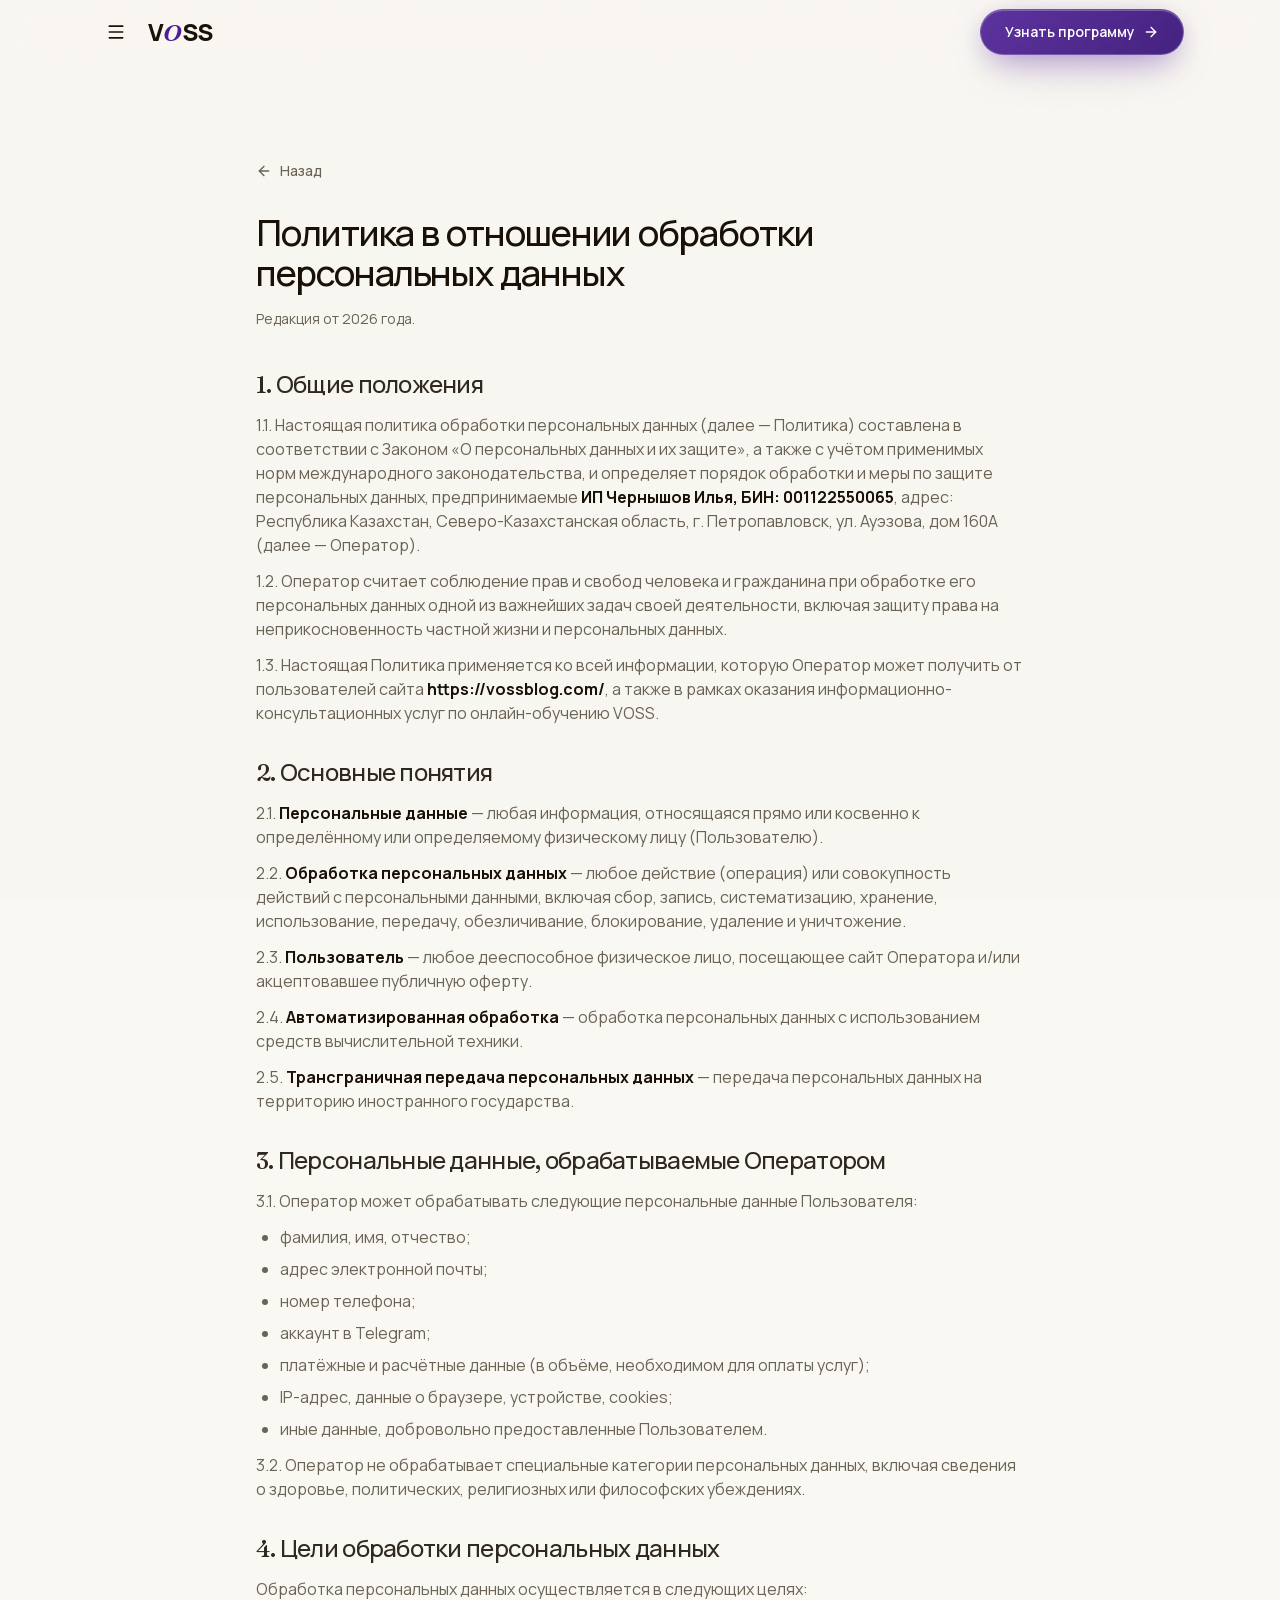
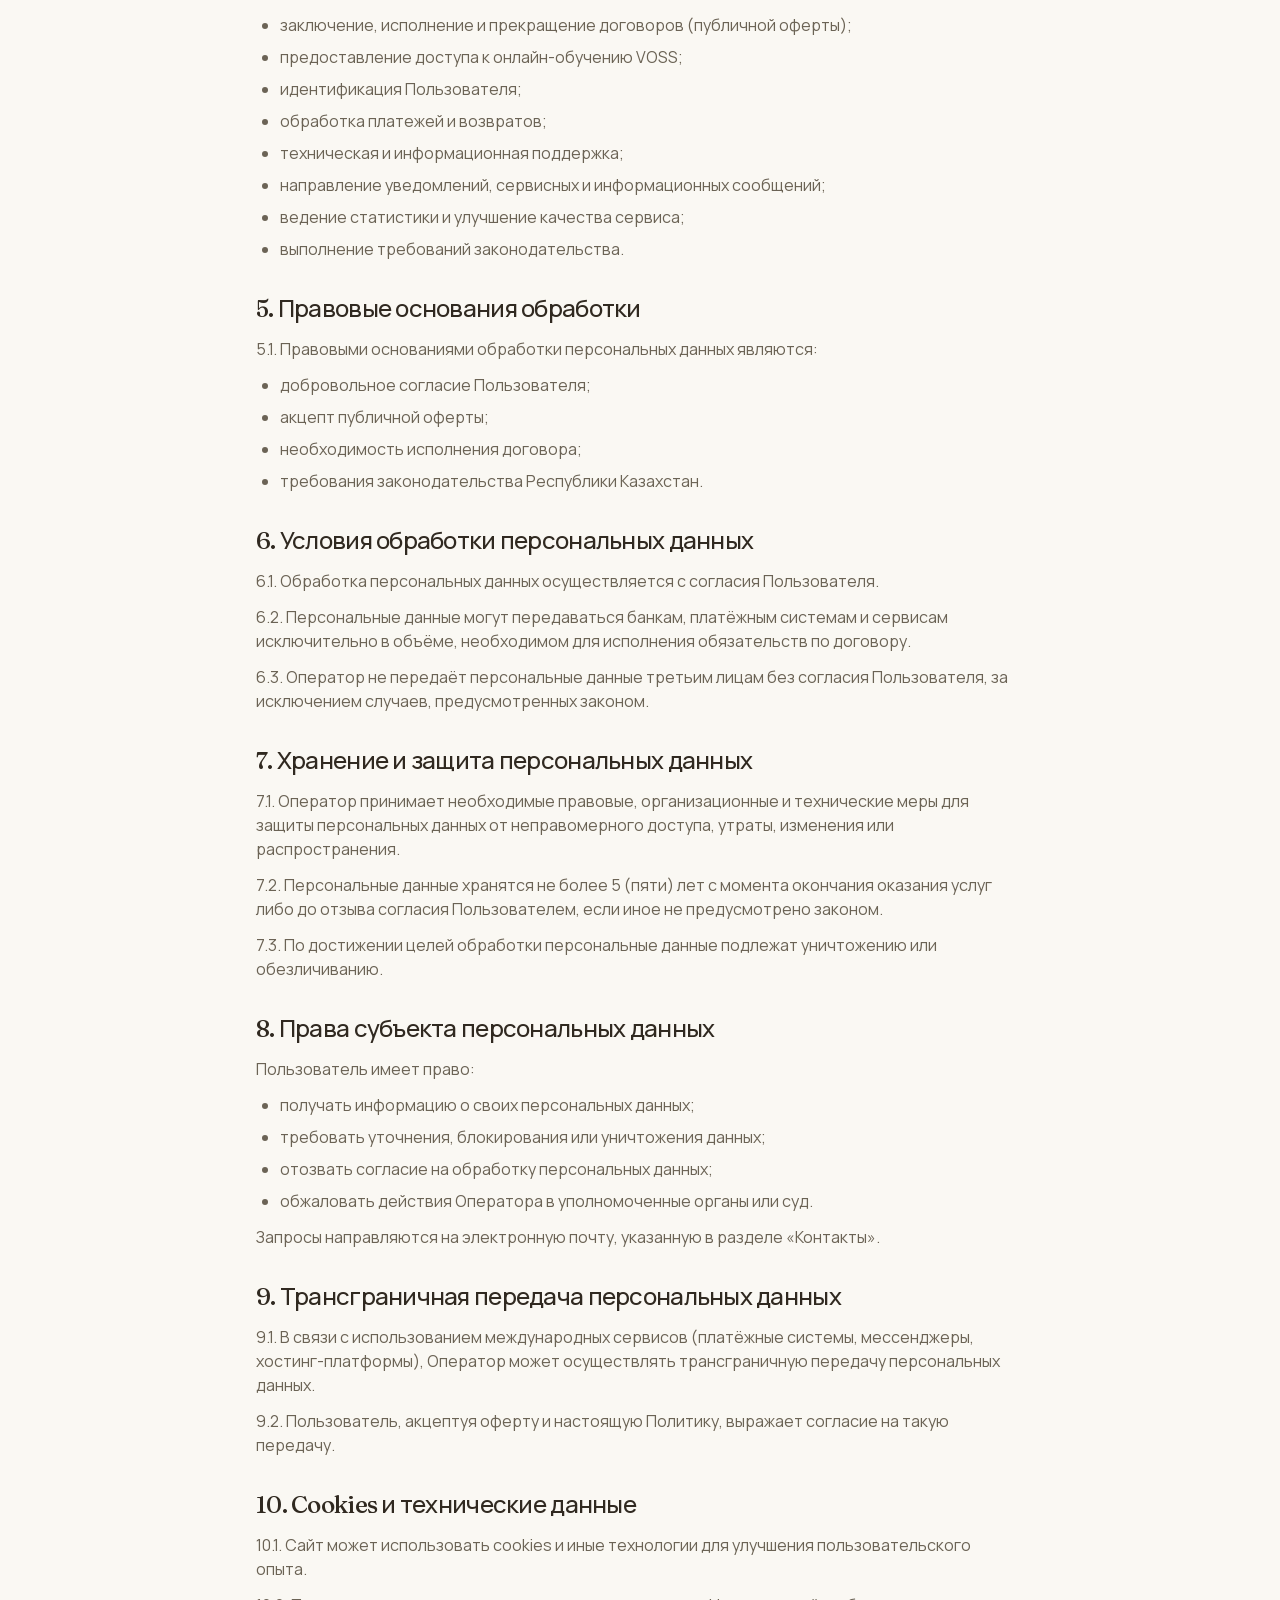
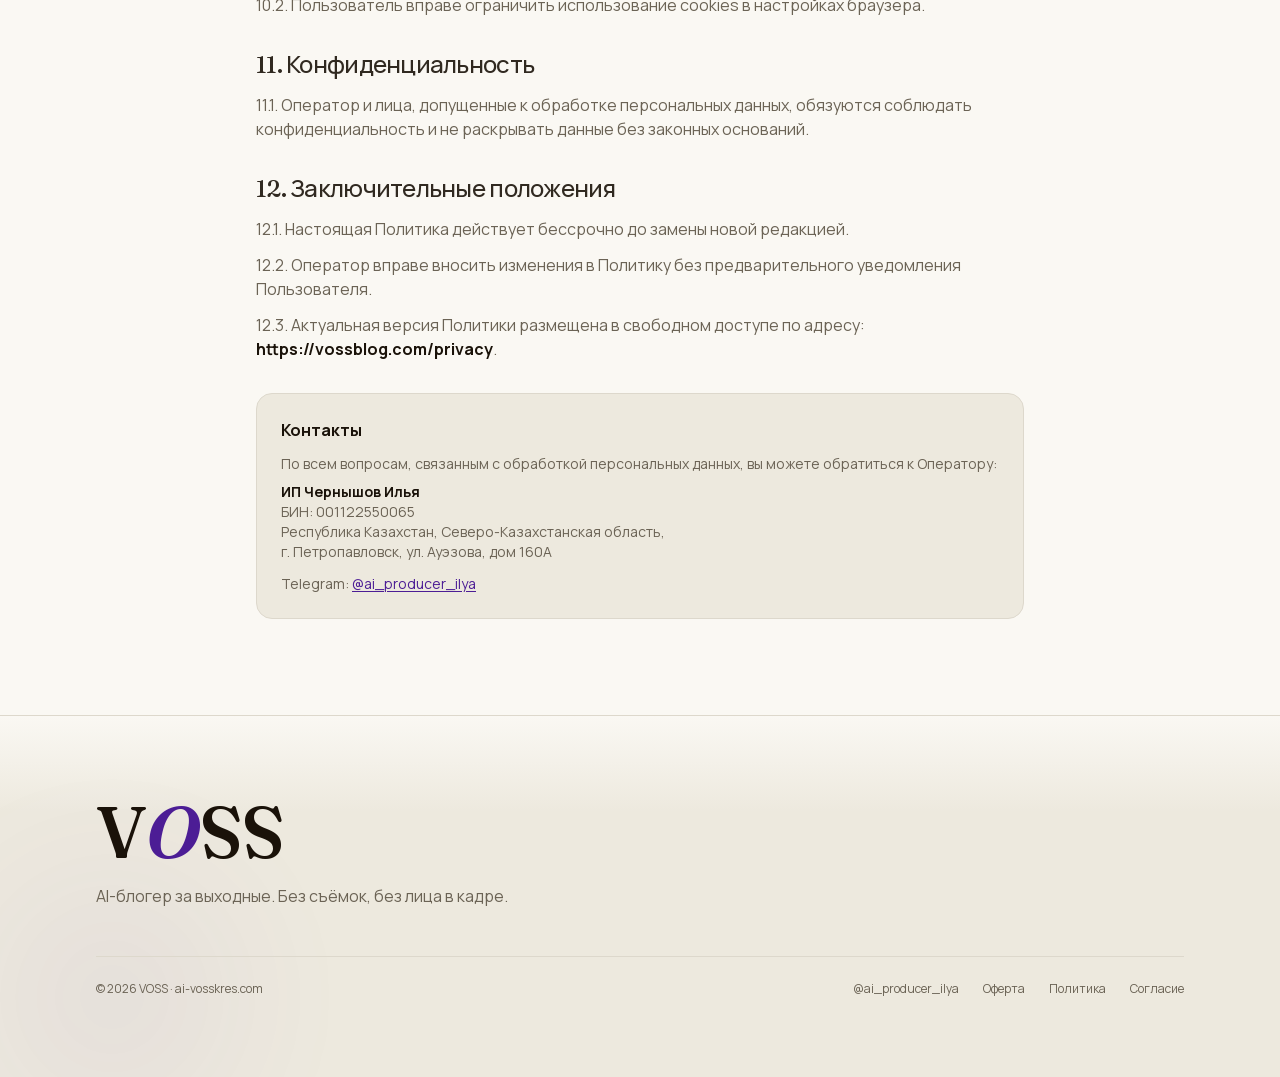
<file: privacy.html>
<!DOCTYPE html><html lang="ru" class="manrope_63c6f283-module__sP16pG__variable fraunces_c249aa04-module__svPHKG__variable h-full antialiased">
<!-- Mirrored from vossblog.com/privacy by HTTrack Website Copier/3.x [XR&CO'2014], Sun, 07 Jun 2026 16:56:53 GMT -->
<!-- Added by HTTrack --><meta http-equiv="content-type" content="text/html;charset=utf-8" /><!-- /Added by HTTrack -->
<head><meta charSet="utf-8"/><meta name="viewport" content="width=device-width, initial-scale=1, viewport-fit=cover"/><link rel="preload" href="_next/static/media/03bda585a99c6450-s.p.0zzh68k1_whtc.woff2" as="font" crossorigin="" type="font/woff2"/><link rel="preload" href="_next/static/media/3c7c6164b2587822-s.p.0duriy8536ewt.woff2" as="font" crossorigin="" type="font/woff2"/><link rel="preload" href="_next/static/media/a343f882a40d2cc9-s.p.0kho-wj7-y-w1.woff2" as="font" crossorigin="" type="font/woff2"/><link rel="preload" href="_next/static/media/d3fe2f289711ac3f-s.p.0i6ci0u_g4zml.woff2" as="font" crossorigin="" type="font/woff2"/><link rel="stylesheet" href="_next/static/chunks/02gycvdoqybc_.css" data-precedence="next"/><link rel="preload" as="script" fetchPriority="low" href="_next/static/chunks/02-xh6mdemdmq.js"/><script src="_next/static/chunks/0pqt_8bl3ukh4.js" async=""></script><script src="_next/static/chunks/17crzj_229p52.js" async=""></script><script src="_next/static/chunks/0c7h_x4_chf35.js" async=""></script><script src="_next/static/chunks/turbopack-08ki4kqfsfs6m.js" async=""></script><script src="_next/static/chunks/0.hd_j_.ruq5u.js" async=""></script><script src="_next/static/chunks/02eplfimf38y8.js" async=""></script><script src="_next/static/chunks/0n1jrx_q-s-e3.js" async=""></script><script src="_next/static/chunks/01xlw8hd842-c.js" async=""></script><script src="_next/static/chunks/0d3shmwh5_nmn.js" async=""></script><script src="_next/static/chunks/0h1z01u-4u-t0.js" async=""></script><link rel="preload" href="https://www.googletagmanager.com/gtag/js?id=G-CH9L6HS691" as="script"/><meta name="next-size-adjust" content=""/><title>Политика конфиденциальности | VOSS</title><meta name="description" content="Политика VOSS в отношении обработки персональных данных пользователей сайта vossblog.com."/><link rel="author" href="about.html"/><meta name="author" content="Илья Чернышов"/><meta name="keywords" content="AI-блогер,AI-модель,AI-инфлюенсер,создать AI-блогера,обучение AI,заработок на нейросетях,цифровой двойник,AI-продюсер,новая профессия 2026,VOSS,Илья Чернышов"/><meta name="creator" content="Илья Чернышов"/><meta name="publisher" content="VOSS"/><meta name="robots" content="index, follow"/><meta name="category" content="education"/><link rel="canonical" href="privacy.html"/><meta property="og:title" content="Политика конфиденциальности | VOSS"/><meta property="og:description" content="Политика VOSS в отношении обработки персональных данных пользователей сайта vossblog.com."/><meta property="og:url" content="https://vossblog.com/privacy"/><meta property="og:site_name" content="VOSS"/><meta property="og:locale" content="ru_RU"/><meta property="og:type" content="website"/><meta name="twitter:card" content="summary_large_image"/><meta name="twitter:title" content="VOSS — обучение AI-блогеру и заработку на нейросетях"/><meta name="twitter:description" content="Создай AI-блогера за выходные и зарабатывай на нейросетях без своего лица. Онлайн-обучение VOSS."/><link rel="icon" href="iconedf9.png?6ffab361d5f4e57c" type="image/png" sizes="64x64"/><script src="_next/static/chunks/03_yq9q893hmn.js" noModule=""></script></head><body class="flex min-h-full flex-col"><div hidden=""><!--$--><!--/$--></div><header class="sticky top-0 z-50 w-full transition-all duration-300 border-b border-transparent bg-background/40 backdrop-blur-md"><span aria-hidden="true" class="pointer-events-none absolute inset-x-0 bottom-0 h-px transition-opacity duration-300 opacity-0" style="background:linear-gradient(to right, transparent, rgba(76, 29, 149, 0.5) 50%, transparent)"></span><div class="container-voss flex h-16 items-center justify-between"><div class="flex items-center gap-2 sm:gap-3"><button type="button" aria-label="Открыть меню" aria-expanded="false" class="inline-flex size-10 items-center justify-center rounded-full text-foreground transition hover:bg-muted active:scale-95"><svg xmlns="http://www.w3.org/2000/svg" width="24" height="24" viewBox="0 0 24 24" fill="none" stroke="currentColor" stroke-width="2" stroke-linecap="round" stroke-linejoin="round" class="lucide lucide-menu size-5" aria-hidden="true"><path d="M4 5h16"></path><path d="M4 12h16"></path><path d="M4 19h16"></path></svg></button><a class="group inline-flex items-baseline text-2xl font-extrabold tracking-tight" aria-label="VOSS — на главную" href="index.html"><span>V</span><span class="text-accent transition-transform duration-300 group-hover:rotate-[8deg]" style="font-family:var(--font-display-bricolage), serif;font-style:italic;font-weight:600;display:inline-block">O</span><span>SS</span></a></div><a href="index.html#tarify" class="btn-glass-accent text-sm"><span class="hidden sm:inline">Узнать программу</span><span class="sm:hidden">К тарифам</span><svg xmlns="http://www.w3.org/2000/svg" width="24" height="24" viewBox="0 0 24 24" fill="none" stroke="currentColor" stroke-width="2" stroke-linecap="round" stroke-linejoin="round" class="lucide lucide-arrow-right size-4" aria-hidden="true"><path d="M5 12h14"></path><path d="m12 5 7 7-7 7"></path></svg></a></div></header><main class="flex-1"><article class="container-voss py-16 sm:py-24"><div class="mx-auto max-w-3xl"><button type="button" class="mb-8 inline-flex items-center gap-2 text-sm font-medium text-muted-foreground transition hover:text-foreground"><svg xmlns="http://www.w3.org/2000/svg" width="24" height="24" viewBox="0 0 24 24" fill="none" stroke="currentColor" stroke-width="2" stroke-linecap="round" stroke-linejoin="round" class="lucide lucide-arrow-left size-4" aria-hidden="true"><path d="m12 19-7-7 7-7"></path><path d="M19 12H5"></path></svg>Назад</button><h1 class="text-3xl font-black tracking-tight sm:text-4xl">Политика в отношении обработки персональных данных</h1><p class="mt-4 text-sm text-muted-foreground">Редакция от <!-- -->2026<!-- --> года.</p><div class="prose-voss mt-10 space-y-8 text-foreground/90"><section><h2 class="text-2xl font-bold">1. Общие положения</h2><p class="mt-3 text-muted-foreground">1.1. Настоящая политика обработки персональных данных (далее — Политика) составлена в соответствии с Законом «О персональных данных и их защите», а также с учётом применимых норм международного законодательства, и определяет порядок обработки и меры по защите персональных данных, предпринимаемые<!-- --> <strong class="text-foreground">ИП Чернышов Илья, БИН: 001122550065</strong>, адрес: Республика Казахстан, Северо-Казахстанская область, г. Петропавловск, ул. Ауэзова, дом 160А (далее — Оператор).</p><p class="mt-3 text-muted-foreground">1.2. Оператор считает соблюдение прав и свобод человека и гражданина при обработке его персональных данных одной из важнейших задач своей деятельности, включая защиту права на неприкосновенность частной жизни и персональных данных.</p><p class="mt-3 text-muted-foreground">1.3. Настоящая Политика применяется ко всей информации, которую Оператор может получить от пользователей сайта<!-- --> <strong class="text-foreground">https://vossblog.com/</strong>, а также в рамках оказания информационно-консультационных услуг по онлайн-обучению VOSS.</p></section><section><h2 class="text-2xl font-bold">2. Основные понятия</h2><p class="mt-3 text-muted-foreground">2.1. <strong class="text-foreground">Персональные данные</strong> — любая информация, относящаяся прямо или косвенно к определённому или определяемому физическому лицу (Пользователю).</p><p class="mt-3 text-muted-foreground">2.2. <strong class="text-foreground">Обработка персональных данных</strong> — любое действие (операция) или совокупность действий с персональными данными, включая сбор, запись, систематизацию, хранение, использование, передачу, обезличивание, блокирование, удаление и уничтожение.</p><p class="mt-3 text-muted-foreground">2.3. <strong class="text-foreground">Пользователь</strong> — любое дееспособное физическое лицо, посещающее сайт Оператора и/или акцептовавшее публичную оферту.</p><p class="mt-3 text-muted-foreground">2.4. <strong class="text-foreground">Автоматизированная обработка</strong> — обработка персональных данных с использованием средств вычислительной техники.</p><p class="mt-3 text-muted-foreground">2.5. <strong class="text-foreground">Трансграничная передача персональных данных</strong> — передача персональных данных на территорию иностранного государства.</p></section><section><h2 class="text-2xl font-bold">3. Персональные данные, обрабатываемые Оператором</h2><p class="mt-3 text-muted-foreground">3.1. Оператор может обрабатывать следующие персональные данные Пользователя:</p><ul class="mt-3 list-disc space-y-2 pl-6 text-muted-foreground"><li>фамилия, имя, отчество;</li><li>адрес электронной почты;</li><li>номер телефона;</li><li>аккаунт в Telegram;</li><li>платёжные и расчётные данные (в объёме, необходимом для оплаты услуг);</li><li>IP-адрес, данные о браузере, устройстве, cookies;</li><li>иные данные, добровольно предоставленные Пользователем.</li></ul><p class="mt-3 text-muted-foreground">3.2. Оператор не обрабатывает специальные категории персональных данных, включая сведения о здоровье, политических, религиозных или философских убеждениях.</p></section><section><h2 class="text-2xl font-bold">4. Цели обработки персональных данных</h2><p class="mt-3 text-muted-foreground">Обработка персональных данных осуществляется в следующих целях:</p><ul class="mt-3 list-disc space-y-2 pl-6 text-muted-foreground"><li>заключение, исполнение и прекращение договоров (публичной оферты);</li><li>предоставление доступа к онлайн-обучению VOSS;</li><li>идентификация Пользователя;</li><li>обработка платежей и возвратов;</li><li>техническая и информационная поддержка;</li><li>направление уведомлений, сервисных и информационных сообщений;</li><li>ведение статистики и улучшение качества сервиса;</li><li>выполнение требований законодательства.</li></ul></section><section><h2 class="text-2xl font-bold">5. Правовые основания обработки</h2><p class="mt-3 text-muted-foreground">5.1. Правовыми основаниями обработки персональных данных являются:</p><ul class="mt-3 list-disc space-y-2 pl-6 text-muted-foreground"><li>добровольное согласие Пользователя;</li><li>акцепт публичной оферты;</li><li>необходимость исполнения договора;</li><li>требования законодательства Республики Казахстан.</li></ul></section><section><h2 class="text-2xl font-bold">6. Условия обработки персональных данных</h2><p class="mt-3 text-muted-foreground">6.1. Обработка персональных данных осуществляется с согласия Пользователя.</p><p class="mt-3 text-muted-foreground">6.2. Персональные данные могут передаваться банкам, платёжным системам и сервисам исключительно в объёме, необходимом для исполнения обязательств по договору.</p><p class="mt-3 text-muted-foreground">6.3. Оператор не передаёт персональные данные третьим лицам без согласия Пользователя, за исключением случаев, предусмотренных законом.</p></section><section><h2 class="text-2xl font-bold">7. Хранение и защита персональных данных</h2><p class="mt-3 text-muted-foreground">7.1. Оператор принимает необходимые правовые, организационные и технические меры для защиты персональных данных от неправомерного доступа, утраты, изменения или распространения.</p><p class="mt-3 text-muted-foreground">7.2. Персональные данные хранятся не более 5 (пяти) лет с момента окончания оказания услуг либо до отзыва согласия Пользователем, если иное не предусмотрено законом.</p><p class="mt-3 text-muted-foreground">7.3. По достижении целей обработки персональные данные подлежат уничтожению или обезличиванию.</p></section><section><h2 class="text-2xl font-bold">8. Права субъекта персональных данных</h2><p class="mt-3 text-muted-foreground">Пользователь имеет право:</p><ul class="mt-3 list-disc space-y-2 pl-6 text-muted-foreground"><li>получать информацию о своих персональных данных;</li><li>требовать уточнения, блокирования или уничтожения данных;</li><li>отозвать согласие на обработку персональных данных;</li><li>обжаловать действия Оператора в уполномоченные органы или суд.</li></ul><p class="mt-3 text-muted-foreground">Запросы направляются на электронную почту, указанную в разделе «Контакты».</p></section><section><h2 class="text-2xl font-bold">9. Трансграничная передача персональных данных</h2><p class="mt-3 text-muted-foreground">9.1. В связи с использованием международных сервисов (платёжные системы, мессенджеры, хостинг-платформы), Оператор может осуществлять трансграничную передачу персональных данных.</p><p class="mt-3 text-muted-foreground">9.2. Пользователь, акцептуя оферту и настоящую Политику, выражает согласие на такую передачу.</p></section><section><h2 class="text-2xl font-bold">10. Cookies и технические данные</h2><p class="mt-3 text-muted-foreground">10.1. Сайт может использовать cookies и иные технологии для улучшения пользовательского опыта.</p><p class="mt-3 text-muted-foreground">10.2. Пользователь вправе ограничить использование cookies в настройках браузера.</p></section><section><h2 class="text-2xl font-bold">11. Конфиденциальность</h2><p class="mt-3 text-muted-foreground">11.1. Оператор и лица, допущенные к обработке персональных данных, обязуются соблюдать конфиденциальность и не раскрывать данные без законных оснований.</p></section><section><h2 class="text-2xl font-bold">12. Заключительные положения</h2><p class="mt-3 text-muted-foreground">12.1. Настоящая Политика действует бессрочно до замены новой редакцией.</p><p class="mt-3 text-muted-foreground">12.2. Оператор вправе вносить изменения в Политику без предварительного уведомления Пользователя.</p><p class="mt-3 text-muted-foreground">12.3. Актуальная версия Политики размещена в свободном доступе по адресу:<!-- --> <strong class="text-foreground">https://vossblog.com/privacy</strong>.</p></section><section class="rounded-2xl border border-border bg-muted p-6 text-sm"><h3 class="text-base font-bold text-foreground">Контакты</h3><p class="mt-3 text-muted-foreground">По всем вопросам, связанным с обработкой персональных данных, вы можете обратиться к Оператору:</p><p class="mt-2 text-muted-foreground"><strong class="text-foreground">ИП Чернышов Илья</strong><br/>БИН: 001122550065<br/>Республика Казахстан, Северо-Казахстанская область,<br/>г. Петропавловск, ул. Ауэзова, дом 160А</p><p class="mt-3 text-muted-foreground">Telegram:<!-- --> <a href="https://t.me/ai_producer_ilya" class="text-accent underline underline-offset-2 hover:text-accent-hover" target="_blank" rel="noreferrer">@ai_producer_ilya</a></p></section></div></div></article><!--$--><!--/$--></main><footer class="relative overflow-hidden border-t border-border bg-muted"><div aria-hidden="true" class="pointer-events-none absolute inset-x-0 top-0 h-24" style="background:linear-gradient(to bottom, var(--background), transparent)"></div><div aria-hidden="true" class="pointer-events-none absolute -left-32 -bottom-40 size-[480px] rounded-full opacity-30" style="background:radial-gradient(closest-side, rgba(76, 29, 149, 0.3), transparent 70%);filter:blur(80px)"></div><div class="container-voss relative py-16 sm:py-20"><div class="flex items-baseline"><span class="font-display tracking-tight text-5xl font-semibold leading-none sm:text-7xl">V<span class="text-accent" style="font-style:italic;font-weight:600">O</span>SS</span></div><p class="mt-4 max-w-md text-base text-muted-foreground">AI-блогер за выходные. Без съёмок, без лица в кадре.</p><div class="mt-12 flex flex-col gap-6 border-t border-border pt-6 sm:flex-row sm:items-center sm:justify-between"><p class="text-xs text-muted-foreground">© <!-- -->2026<!-- --> VOSS · ai-vosskres.com</p><nav class="flex flex-wrap items-center gap-x-6 gap-y-3 text-xs"><a href="https://t.me/ai_producer_ilya" class="text-muted-foreground transition-colors hover:text-foreground" target="_blank" rel="noreferrer">@ai_producer_ilya</a><a class="text-muted-foreground transition-colors hover:text-foreground" href="offer.html">Оферта</a><a class="text-muted-foreground transition-colors hover:text-foreground" href="privacy.html">Политика</a><a class="text-muted-foreground transition-colors hover:text-foreground" href="consent.html">Согласие</a></nav></div></div></footer><!--$!--><template data-dgst="BAILOUT_TO_CLIENT_SIDE_RENDERING"></template><!--/$--><noscript><div><img src="https://mc.yandex.ru/watch/109475723" style="position:absolute;left:-9999px" alt=""/></div></noscript><script src="_next/static/chunks/02-xh6mdemdmq.js" id="_R_" async=""></script><script>(self.__next_f=self.__next_f||[]).push([0])</script><script>self.__next_f.push([1,"1:\"$Sreact.fragment\"\n2:I[52504,[\"/_next/static/chunks/0.hd_j_.ruq5u.js\",\"/_next/static/chunks/02eplfimf38y8.js\",\"/_next/static/chunks/0n1jrx_q-s-e3.js\"],\"SmoothScroll\"]\n3:I[93963,[\"/_next/static/chunks/0.hd_j_.ruq5u.js\",\"/_next/static/chunks/02eplfimf38y8.js\",\"/_next/static/chunks/0n1jrx_q-s-e3.js\"],\"Header\"]\n4:I[39756,[\"/_next/static/chunks/01xlw8hd842-c.js\",\"/_next/static/chunks/0d3shmwh5_nmn.js\"],\"default\"]\n5:I[37457,[\"/_next/static/chunks/01xlw8hd842-c.js\",\"/_next/static/chunks/0d3shmwh5_nmn.js\"],\"default\"]\n6:I[22016,[\"/_next/static/chunks/0.hd_j_.ruq5u.js\",\"/_next/static/chunks/02eplfimf38y8.js\",\"/_next/static/chunks/0n1jrx_q-s-e3.js\"],\"\"]\n7:I[43880,[\"/_next/static/chunks/0.hd_j_.ruq5u.js\",\"/_next/static/chunks/02eplfimf38y8.js\",\"/_next/static/chunks/0n1jrx_q-s-e3.js\"],\"Analytics\"]\n8:I[57215,[\"/_next/static/chunks/0.hd_j_.ruq5u.js\",\"/_next/static/chunks/02eplfimf38y8.js\",\"/_next/static/chunks/0n1jrx_q-s-e3.js\"],\"SpeedInsights\"]\n9:I[79520,[\"/_next/static/chunks/0.hd_j_.ruq5u.js\",\"/_next/static/chunks/02eplfimf38y8.js\",\"/_next/static/chunks/0n1jrx_q-s-e3.js\"],\"\"]\n10:I[68027,[\"/_next/static/chunks/0.hd_j_.ruq5u.js\",\"/_next/static/chunks/02eplfimf38y8.js\",\"/_next/static/chunks/0n1jrx_q-s-e3.js\"],\"default\",1]\n:HL[\"/_next/static/chunks/02gycvdoqybc_.css\",\"style\"]\n:HL[\"/_next/static/media/03bda585a99c6450-s.p.0zzh68k1~whtc.woff2\",\"font\",{\"crossOrigin\":\"\",\"type\":\"font/woff2\"}]\n:HL[\"/_next/static/media/3c7c6164b2587822-s.p.0duriy8536ewt.woff2\",\"font\",{\"crossOrigin\":\"\",\"type\":\"font/woff2\"}]\n:HL[\"/_next/static/media/a343f882a40d2cc9-s.p.0kho-wj7-y-w1.woff2\",\"font\",{\"crossOrigin\":\"\",\"type\":\"font/woff2\"}]\n:HL[\"/_next/static/media/d3fe2f289711ac3f-s.p.0i6ci0u~g4zml.woff2\",\"font\",{\"crossOrigin\":\"\",\"type\":\"font/woff2\"}]\n"])</script><script>self.__next_f.push([1,"0:{\"P\":null,\"c\":[\"\",\"privacy\"],\"q\":\"\",\"i\":false,\"f\":[[[\"\",{\"children\":[\"privacy\",{\"children\":[\"__PAGE__\",{}]}]},\"$undefined\",\"$undefined\",16],[[\"$\",\"$1\",\"c\",{\"children\":[[[\"$\",\"link\",\"0\",{\"rel\":\"stylesheet\",\"href\":\"/_next/static/chunks/02gycvdoqybc_.css\",\"precedence\":\"next\",\"crossOrigin\":\"$undefined\",\"nonce\":\"$undefined\"}],[\"$\",\"script\",\"script-0\",{\"src\":\"/_next/static/chunks/0.hd_j_.ruq5u.js\",\"async\":true,\"nonce\":\"$undefined\"}],[\"$\",\"script\",\"script-1\",{\"src\":\"/_next/static/chunks/02eplfimf38y8.js\",\"async\":true,\"nonce\":\"$undefined\"}],[\"$\",\"script\",\"script-2\",{\"src\":\"/_next/static/chunks/0n1jrx_q-s-e3.js\",\"async\":true,\"nonce\":\"$undefined\"}]],[\"$\",\"html\",null,{\"lang\":\"ru\",\"className\":\"manrope_63c6f283-module__sP16pG__variable fraunces_c249aa04-module__svPHKG__variable h-full antialiased\",\"children\":[\"$\",\"body\",null,{\"className\":\"flex min-h-full flex-col\",\"children\":[[\"$\",\"$L2\",null,{\"children\":[[\"$\",\"$L3\",null,{}],[\"$\",\"main\",null,{\"className\":\"flex-1\",\"children\":[\"$\",\"$L4\",null,{\"parallelRouterKey\":\"children\",\"error\":\"$undefined\",\"errorStyles\":\"$undefined\",\"errorScripts\":\"$undefined\",\"template\":[\"$\",\"$L5\",null,{}],\"templateStyles\":\"$undefined\",\"templateScripts\":\"$undefined\",\"notFound\":[[[\"$\",\"title\",null,{\"children\":\"404: This page could not be found.\"}],[\"$\",\"div\",null,{\"style\":{\"fontFamily\":\"system-ui,\\\"Segoe UI\\\",Roboto,Helvetica,Arial,sans-serif,\\\"Apple Color Emoji\\\",\\\"Segoe UI Emoji\\\"\",\"height\":\"100vh\",\"textAlign\":\"center\",\"display\":\"flex\",\"flexDirection\":\"column\",\"alignItems\":\"center\",\"justifyContent\":\"center\"},\"children\":[\"$\",\"div\",null,{\"children\":[[\"$\",\"style\",null,{\"dangerouslySetInnerHTML\":{\"__html\":\"body{color:#000;background:#fff;margin:0}.next-error-h1{border-right:1px solid rgba(0,0,0,.3)}@media (prefers-color-scheme:dark){body{color:#fff;background:#000}.next-error-h1{border-right:1px solid rgba(255,255,255,.3)}}\"}}],[\"$\",\"h1\",null,{\"className\":\"next-error-h1\",\"style\":{\"display\":\"inline-block\",\"margin\":\"0 20px 0 0\",\"padding\":\"0 23px 0 0\",\"fontSize\":24,\"fontWeight\":500,\"verticalAlign\":\"top\",\"lineHeight\":\"49px\"},\"children\":404}],[\"$\",\"div\",null,{\"style\":{\"display\":\"inline-block\"},\"children\":[\"$\",\"h2\",null,{\"style\":{\"fontSize\":14,\"fontWeight\":400,\"lineHeight\":\"49px\",\"margin\":0},\"children\":\"This page could not be found.\"}]}]]}]}]],[]],\"forbidden\":\"$undefined\",\"unauthorized\":\"$undefined\"}]}],[\"$\",\"footer\",null,{\"className\":\"relative overflow-hidden border-t border-border bg-muted\",\"children\":[[\"$\",\"div\",null,{\"aria-hidden\":true,\"className\":\"pointer-events-none absolute inset-x-0 top-0 h-24\",\"style\":{\"background\":\"linear-gradient(to bottom, var(--background), transparent)\"}}],[\"$\",\"div\",null,{\"aria-hidden\":true,\"className\":\"pointer-events-none absolute -left-32 -bottom-40 size-[480px] rounded-full opacity-30\",\"style\":{\"background\":\"radial-gradient(closest-side, rgba(76, 29, 149, 0.3), transparent 70%)\",\"filter\":\"blur(80px)\"}}],[\"$\",\"div\",null,{\"className\":\"container-voss relative py-16 sm:py-20\",\"children\":[[\"$\",\"div\",null,{\"className\":\"flex items-baseline\",\"children\":[\"$\",\"span\",null,{\"className\":\"font-display tracking-tight text-5xl font-semibold leading-none sm:text-7xl\",\"children\":[\"V\",[\"$\",\"span\",null,{\"className\":\"text-accent\",\"style\":{\"fontStyle\":\"italic\",\"fontWeight\":600},\"children\":\"O\"}],\"SS\"]}]}],[\"$\",\"p\",null,{\"className\":\"mt-4 max-w-md text-base text-muted-foreground\",\"children\":\"AI-блогер за выходные. Без съёмок, без лица в кадре.\"}],[\"$\",\"div\",null,{\"className\":\"mt-12 flex flex-col gap-6 border-t border-border pt-6 sm:flex-row sm:items-center sm:justify-between\",\"children\":[[\"$\",\"p\",null,{\"className\":\"text-xs text-muted-foreground\",\"children\":[\"© \",2026,\" VOSS · ai-vosskres.com\"]}],[\"$\",\"nav\",null,{\"className\":\"flex flex-wrap items-center gap-x-6 gap-y-3 text-xs\",\"children\":[[\"$\",\"a\",null,{\"href\":\"https://t.me/ai_producer_ilya\",\"className\":\"text-muted-foreground transition-colors hover:text-foreground\",\"target\":\"_blank\",\"rel\":\"noreferrer\",\"children\":\"@ai_producer_ilya\"}],[\"$\",\"$L6\",null,{\"href\":\"/offer\",\"className\":\"text-muted-foreground transition-colors hover:text-foreground\",\"children\":\"Оферта\"}],[\"$\",\"$L6\",null,{\"href\":\"/privacy\",\"className\":\"text-muted-foreground transition-colors hover:text-foreground\",\"children\":\"Политика\"}],[\"$\",\"$L6\",null,{\"href\":\"/consent\",\"className\":\"text-muted-foreground transition-colors hover:text-foreground\",\"children\":\"Согласие\"}]]}]]}]]}]]}]]}],[\"$\",\"$L7\",null,{}],[\"$\",\"$L8\",null,{}],[[\"$\",\"$L9\",null,{\"id\":\"yandex-metrika\",\"strategy\":\"afterInteractive\",\"dangerouslySetInnerHTML\":{\"__html\":\"\\n            (function(m,e,t,r,i,k,a){\\n              m[i]=m[i]||function(){(m[i].a=m[i].a||[]).push(arguments)};\\n              m[i].l=1*new Date();\\n              for (var j = 0; j \u003c document.scripts.length; j++) {\\n                if (document.scripts[j].src === r) { return; }\\n              }\\n              k=e.createElement(t),a=e.getElementsByTagName(t)[0],k.async=1,k.src=r,a.parentNode.insertBefore(k,a)\\n            })(window, document,'script','../mc.yandex.ru/metrika/tagc9f7.js?id=109475723', 'ym');\\n\\n            ym(109475723, 'init', {\\n              ssr: true,\\n              webvisor: true,\\n              clickmap: true,\\n              ecommerce: \\\"dataLayer\\\",\\n              trackLinks: true,\\n              accurateTrackBounce: true\\n            });\\n          \"}}],\"$La\"],\"$Lb\"]}]}]]}],{\"children\":[\"$Lc\",{\"children\":[\"$Ld\",{},null,false,null]},null,false,\"$@e\"]},null,false,null],\"$Lf\",false]],\"m\":\"$undefined\",\"G\":[\"$10\",[\"$L11\"]],\"S\":true,\"h\":null,\"s\":\"$undefined\",\"l\":\"$undefined\",\"p\":\"$undefined\",\"d\":\"$undefined\",\"b\":\"zpp2spEBo4jh7H4oA6Z3X\"}\n"])</script><script>self.__next_f.push([1,"13:I[55038,[\"/_next/static/chunks/0.hd_j_.ruq5u.js\",\"/_next/static/chunks/02eplfimf38y8.js\",\"/_next/static/chunks/0n1jrx_q-s-e3.js\",\"/_next/static/chunks/0h1z01u-4u-t0.js\"],\"LegalBackButton\"]\n29:I[97367,[\"/_next/static/chunks/01xlw8hd842-c.js\",\"/_next/static/chunks/0d3shmwh5_nmn.js\"],\"ViewportBoundary\"]\n2b:I[97367,[\"/_next/static/chunks/01xlw8hd842-c.js\",\"/_next/static/chunks/0d3shmwh5_nmn.js\"],\"MetadataBoundary\"]\n2c:\"$Sreact.suspense\"\n12:[\"$\",\"div\",null,{\"children\":[\"$\",\"img\",null,{\"src\":\"https://mc.yandex.ru/watch/109475723\",\"style\":{\"position\":\"absolute\",\"left\":\"-9999px\"},\"alt\":\"\"}]}]\na:[\"$\",\"noscript\",null,{\"children\":\"$12\"}]\nb:[[\"$\",\"$L9\",null,{\"id\":\"ga4-loader\",\"strategy\":\"afterInteractive\",\"src\":\"https://www.googletagmanager.com/gtag/js?id=G-CH9L6HS691\"}],[\"$\",\"$L9\",null,{\"id\":\"ga4-init\",\"strategy\":\"afterInteractive\",\"dangerouslySetInnerHTML\":{\"__html\":\"\\n            window.dataLayer = window.dataLayer || [];\\n            function gtag(){dataLayer.push(arguments);}\\n            gtag('js', new Date());\\n            gtag('config', 'G-CH9L6HS691', {\\n              page_path: window.location.pathname,\\n              anonymize_ip: true\\n            });\\n          \"}}]]\nc:[\"$\",\"$1\",\"c\",{\"children\":[null,[\"$\",\"$L4\",null,{\"parallelRouterKey\":\"children\",\"error\":\"$undefined\",\"errorStyles\":\"$undefined\",\"errorScripts\":\"$undefined\",\"template\":[\"$\",\"$L5\",null,{}],\"templateStyles\":\"$undefined\",\"templateScripts\":\"$undefined\",\"notFound\":\"$undefined\",\"forbidden\":\"$undefined\",\"unauthorized\":\"$undefined\"}]]}]\n"])</script><script>self.__next_f.push([1,"d:[\"$\",\"$1\",\"c\",{\"children\":[[\"$\",\"article\",null,{\"className\":\"container-voss py-16 sm:py-24\",\"children\":[\"$\",\"div\",null,{\"className\":\"mx-auto max-w-3xl\",\"children\":[[\"$\",\"$L13\",null,{}],[\"$\",\"h1\",null,{\"className\":\"text-3xl font-black tracking-tight sm:text-4xl\",\"children\":\"Политика в отношении обработки персональных данных\"}],[\"$\",\"p\",null,{\"className\":\"mt-4 text-sm text-muted-foreground\",\"children\":[\"Редакция от \",2026,\" года.\"]}],[\"$\",\"div\",null,{\"className\":\"prose-voss mt-10 space-y-8 text-foreground/90\",\"children\":[[\"$\",\"section\",null,{\"children\":[[\"$\",\"h2\",null,{\"className\":\"text-2xl font-bold\",\"children\":\"1. Общие положения\"}],[\"$\",\"p\",null,{\"className\":\"mt-3 text-muted-foreground\",\"children\":[\"1.1. Настоящая политика обработки персональных данных (далее — Политика) составлена в соответствии с Законом «О персональных данных и их защите», а также с учётом применимых норм международного законодательства, и определяет порядок обработки и меры по защите персональных данных, предпринимаемые\",\" \",[\"$\",\"strong\",null,{\"className\":\"text-foreground\",\"children\":\"ИП Чернышов Илья, БИН: 001122550065\"}],\", адрес: Республика Казахстан, Северо-Казахстанская область, г. Петропавловск, ул. Ауэзова, дом 160А (далее — Оператор).\"]}],[\"$\",\"p\",null,{\"className\":\"mt-3 text-muted-foreground\",\"children\":\"1.2. Оператор считает соблюдение прав и свобод человека и гражданина при обработке его персональных данных одной из важнейших задач своей деятельности, включая защиту права на неприкосновенность частной жизни и персональных данных.\"}],[\"$\",\"p\",null,{\"className\":\"mt-3 text-muted-foreground\",\"children\":[\"1.3. Настоящая Политика применяется ко всей информации, которую Оператор может получить от пользователей сайта\",\" \",[\"$\",\"strong\",null,{\"className\":\"text-foreground\",\"children\":\"https://vossblog.com/\"}],\", а также в рамках оказания информационно-консультационных услуг по онлайн-обучению VOSS.\"]}]]}],[\"$\",\"section\",null,{\"children\":[[\"$\",\"h2\",null,{\"className\":\"text-2xl font-bold\",\"children\":\"2. Основные понятия\"}],[\"$\",\"p\",null,{\"className\":\"mt-3 text-muted-foreground\",\"children\":[\"2.1. \",[\"$\",\"strong\",null,{\"className\":\"text-foreground\",\"children\":\"Персональные данные\"}],\" — любая информация, относящаяся прямо или косвенно к определённому или определяемому физическому лицу (Пользователю).\"]}],[\"$\",\"p\",null,{\"className\":\"mt-3 text-muted-foreground\",\"children\":[\"2.2. \",[\"$\",\"strong\",null,{\"className\":\"text-foreground\",\"children\":\"Обработка персональных данных\"}],\" — любое действие (операция) или совокупность действий с персональными данными, включая сбор, запись, систематизацию, хранение, использование, передачу, обезличивание, блокирование, удаление и уничтожение.\"]}],[\"$\",\"p\",null,{\"className\":\"mt-3 text-muted-foreground\",\"children\":[\"2.3. \",[\"$\",\"strong\",null,{\"className\":\"text-foreground\",\"children\":\"Пользователь\"}],\" — любое дееспособное физическое лицо, посещающее сайт Оператора и/или акцептовавшее публичную оферту.\"]}],[\"$\",\"p\",null,{\"className\":\"mt-3 text-muted-foreground\",\"children\":[\"2.4. \",[\"$\",\"strong\",null,{\"className\":\"text-foreground\",\"children\":\"Автоматизированная обработка\"}],\" — обработка персональных данных с использованием средств вычислительной техники.\"]}],[\"$\",\"p\",null,{\"className\":\"mt-3 text-muted-foreground\",\"children\":[\"2.5. \",[\"$\",\"strong\",null,{\"className\":\"text-foreground\",\"children\":\"Трансграничная передача персональных данных\"}],\" — передача персональных данных на территорию иностранного государства.\"]}]]}],[\"$\",\"section\",null,{\"children\":[[\"$\",\"h2\",null,{\"className\":\"text-2xl font-bold\",\"children\":\"3. Персональные данные, обрабатываемые Оператором\"}],[\"$\",\"p\",null,{\"className\":\"mt-3 text-muted-foreground\",\"children\":\"3.1. Оператор может обрабатывать следующие персональные данные Пользователя:\"}],[\"$\",\"ul\",null,{\"className\":\"mt-3 list-disc space-y-2 pl-6 text-muted-foreground\",\"children\":[\"$L14\",\"$L15\",\"$L16\",\"$L17\",\"$L18\",\"$L19\",\"$L1a\"]}],\"$L1b\"]}],\"$L1c\",\"$L1d\",\"$L1e\",\"$L1f\",\"$L20\",\"$L21\",\"$L22\",\"$L23\",\"$L24\",\"$L25\"]}]]}]}],[\"$L26\"],\"$L27\"]}]\n"])</script><script>self.__next_f.push([1,"28:[]\ne:\"$W28\"\nf:[\"$\",\"$1\",\"h\",{\"children\":[null,[\"$\",\"$L29\",null,{\"children\":\"$L2a\"}],[\"$\",\"div\",null,{\"hidden\":true,\"children\":[\"$\",\"$L2b\",null,{\"children\":[\"$\",\"$2c\",null,{\"name\":\"Next.Metadata\",\"children\":\"$L2d\"}]}]}],[\"$\",\"meta\",null,{\"name\":\"next-size-adjust\",\"content\":\"\"}]]}]\n11:[\"$\",\"link\",\"0\",{\"rel\":\"stylesheet\",\"href\":\"/_next/static/chunks/02gycvdoqybc_.css\",\"precedence\":\"next\",\"crossOrigin\":\"$undefined\",\"nonce\":\"$undefined\"}]\n"])</script><script>self.__next_f.push([1,"2e:I[97367,[\"/_next/static/chunks/01xlw8hd842-c.js\",\"/_next/static/chunks/0d3shmwh5_nmn.js\"],\"OutletBoundary\"]\n14:[\"$\",\"li\",null,{\"children\":\"фамилия, имя, отчество;\"}]\n15:[\"$\",\"li\",null,{\"children\":\"адрес электронной почты;\"}]\n16:[\"$\",\"li\",null,{\"children\":\"номер телефона;\"}]\n17:[\"$\",\"li\",null,{\"children\":\"аккаунт в Telegram;\"}]\n18:[\"$\",\"li\",null,{\"children\":\"платёжные и расчётные данные (в объёме, необходимом для оплаты услуг);\"}]\n19:[\"$\",\"li\",null,{\"children\":\"IP-адрес, данные о браузере, устройстве, cookies;\"}]\n1a:[\"$\",\"li\",null,{\"children\":\"иные данные, добровольно предоставленные Пользователем.\"}]\n1b:[\"$\",\"p\",null,{\"className\":\"mt-3 text-muted-foreground\",\"children\":\"3.2. Оператор не обрабатывает специальные категории персональных данных, включая сведения о здоровье, политических, религиозных или философских убеждениях.\"}]\n1c:[\"$\",\"section\",null,{\"children\":[[\"$\",\"h2\",null,{\"className\":\"text-2xl font-bold\",\"children\":\"4. Цели обработки персональных данных\"}],[\"$\",\"p\",null,{\"className\":\"mt-3 text-muted-foreground\",\"children\":\"Обработка персональных данных осуществляется в следующих целях:\"}],[\"$\",\"ul\",null,{\"className\":\"mt-3 list-disc space-y-2 pl-6 text-muted-foreground\",\"children\":[[\"$\",\"li\",null,{\"children\":\"заключение, исполнение и прекращение договоров (публичной оферты);\"}],[\"$\",\"li\",null,{\"children\":\"предоставление доступа к онлайн-обучению VOSS;\"}],[\"$\",\"li\",null,{\"children\":\"идентификация Пользователя;\"}],[\"$\",\"li\",null,{\"children\":\"обработка платежей и возвратов;\"}],[\"$\",\"li\",null,{\"children\":\"техническая и информационная поддержка;\"}],[\"$\",\"li\",null,{\"children\":\"направление уведомлений, сервисных и информационных сообщений;\"}],[\"$\",\"li\",null,{\"children\":\"ведение статистики и улучшение качества сервиса;\"}],[\"$\",\"li\",null,{\"children\":\"выполнение требований законодательства.\"}]]}]]}]\n1d:[\"$\",\"section\",null,{\"children\":[[\"$\",\"h2\",null,{\"className\":\"text-2xl font-bold\",\"children\":\"5. Правовые основания обработки\"}],[\"$\",\"p\",null,{\"className\":\"mt-3 text-muted-foreground\",\"children\":\"5.1. Правовыми основаниями обработки персональных данных являются:\"}],[\"$\",\"ul\",null,{\"className\":\"mt-3 list-disc space-y-2 pl-6 text-muted-foreground\",\"children\":[[\"$\",\"li\",null,{\"children\":\"добровольное согласие Пользователя;\"}],[\"$\",\"li\",null,{\"children\":\"акцепт публичной оферты;\"}],[\"$\",\"li\",null,{\"children\":\"необходимость исполнения договора;\"}],[\"$\",\"li\",null,{\"children\":\"требования законодательства Республики Казахстан.\"}]]}]]}]\n1e:[\"$\",\"section\",null,{\"children\":[[\"$\",\"h2\",null,{\"className\":\"text-2xl font-bold\",\"children\":\"6. Условия обработки персональных данных\"}],[\"$\",\"p\",null,{\"className\":\"mt-3 text-muted-foreground\",\"children\":\"6.1. Обработка персональных данных осуществляется с согласия Пользователя.\"}],[\"$\",\"p\",null,{\"className\":\"mt-3 text-muted-foreground\",\"children\":\"6.2. Персональные данные могут передаваться банкам, платёжным системам и сервисам исключительно в объёме, необходимом для исполнени"])</script><script>self.__next_f.push([1,"я обязательств по договору.\"}],[\"$\",\"p\",null,{\"className\":\"mt-3 text-muted-foreground\",\"children\":\"6.3. Оператор не передаёт персональные данные третьим лицам без согласия Пользователя, за исключением случаев, предусмотренных законом.\"}]]}]\n1f:[\"$\",\"section\",null,{\"children\":[[\"$\",\"h2\",null,{\"className\":\"text-2xl font-bold\",\"children\":\"7. Хранение и защита персональных данных\"}],[\"$\",\"p\",null,{\"className\":\"mt-3 text-muted-foreground\",\"children\":\"7.1. Оператор принимает необходимые правовые, организационные и технические меры для защиты персональных данных от неправомерного доступа, утраты, изменения или распространения.\"}],[\"$\",\"p\",null,{\"className\":\"mt-3 text-muted-foreground\",\"children\":\"7.2. Персональные данные хранятся не более 5 (пяти) лет с момента окончания оказания услуг либо до отзыва согласия Пользователем, если иное не предусмотрено законом.\"}],[\"$\",\"p\",null,{\"className\":\"mt-3 text-muted-foreground\",\"children\":\"7.3. По достижении целей обработки персональные данные подлежат уничтожению или обезличиванию.\"}]]}]\n20:[\"$\",\"section\",null,{\"children\":[[\"$\",\"h2\",null,{\"className\":\"text-2xl font-bold\",\"children\":\"8. Права субъекта персональных данных\"}],[\"$\",\"p\",null,{\"className\":\"mt-3 text-muted-foreground\",\"children\":\"Пользователь имеет право:\"}],[\"$\",\"ul\",null,{\"className\":\"mt-3 list-disc space-y-2 pl-6 text-muted-foreground\",\"children\":[[\"$\",\"li\",null,{\"children\":\"получать информацию о своих персональных данных;\"}],[\"$\",\"li\",null,{\"children\":\"требовать уточнения, блокирования или уничтожения данных;\"}],[\"$\",\"li\",null,{\"children\":\"отозвать согласие на обработку персональных данных;\"}],[\"$\",\"li\",null,{\"children\":\"обжаловать действия Оператора в уполномоченные органы или суд.\"}]]}],[\"$\",\"p\",null,{\"className\":\"mt-3 text-muted-foreground\",\"children\":\"Запросы направляются на электронную почту, указанную в разделе «Контакты».\"}]]}]\n21:[\"$\",\"section\",null,{\"children\":[[\"$\",\"h2\",null,{\"className\":\"text-2xl font-bold\",\"children\":\"9. Трансграничная передача персональных данных\"}],[\"$\",\"p\",null,{\"className\":\"mt-3 text-muted-foreground\",\"children\":\"9.1. В связи с использованием международных сервисов (платёжные системы, мессенджеры, хостинг-платформы), Оператор может осуществлять трансграничную передачу персональных данных.\"}],[\"$\",\"p\",null,{\"className\":\"mt-3 text-muted-foreground\",\"children\":\"9.2. Пользователь, акцептуя оферту и настоящую Политику, выражает согласие на такую передачу.\"}]]}]\n22:[\"$\",\"section\",null,{\"children\":[[\"$\",\"h2\",null,{\"className\":\"text-2xl font-bold\",\"children\":\"10. Cookies и технические данные\"}],[\"$\",\"p\",null,{\"className\":\"mt-3 text-muted-foreground\",\"children\":\"10.1. Сайт может использовать cookies и иные технологии для улучшения пользовательского опыта.\"}],[\"$\",\"p\",null,{\"className\":\"mt-3 text-muted-foreground\",\"children\":\"10.2. Пользователь вправе ограничить использование cookies в на"])</script><script>self.__next_f.push([1,"стройках браузера.\"}]]}]\n23:[\"$\",\"section\",null,{\"children\":[[\"$\",\"h2\",null,{\"className\":\"text-2xl font-bold\",\"children\":\"11. Конфиденциальность\"}],[\"$\",\"p\",null,{\"className\":\"mt-3 text-muted-foreground\",\"children\":\"11.1. Оператор и лица, допущенные к обработке персональных данных, обязуются соблюдать конфиденциальность и не раскрывать данные без законных оснований.\"}]]}]\n24:[\"$\",\"section\",null,{\"children\":[[\"$\",\"h2\",null,{\"className\":\"text-2xl font-bold\",\"children\":\"12. Заключительные положения\"}],[\"$\",\"p\",null,{\"className\":\"mt-3 text-muted-foreground\",\"children\":\"12.1. Настоящая Политика действует бессрочно до замены новой редакцией.\"}],[\"$\",\"p\",null,{\"className\":\"mt-3 text-muted-foreground\",\"children\":\"12.2. Оператор вправе вносить изменения в Политику без предварительного уведомления Пользователя.\"}],[\"$\",\"p\",null,{\"className\":\"mt-3 text-muted-foreground\",\"children\":[\"12.3. Актуальная версия Политики размещена в свободном доступе по адресу:\",\" \",[\"$\",\"strong\",null,{\"className\":\"text-foreground\",\"children\":\"https://vossblog.com/privacy\"}],\".\"]}]]}]\n25:[\"$\",\"section\",null,{\"className\":\"rounded-2xl border border-border bg-muted p-6 text-sm\",\"children\":[[\"$\",\"h3\",null,{\"className\":\"text-base font-bold text-foreground\",\"children\":\"Контакты\"}],[\"$\",\"p\",null,{\"className\":\"mt-3 text-muted-foreground\",\"children\":\"По всем вопросам, связанным с обработкой персональных данных, вы можете обратиться к Оператору:\"}],[\"$\",\"p\",null,{\"className\":\"mt-2 text-muted-foreground\",\"children\":[[\"$\",\"strong\",null,{\"className\":\"text-foreground\",\"children\":\"ИП Чернышов Илья\"}],[\"$\",\"br\",null,{}],\"БИН: 001122550065\",[\"$\",\"br\",null,{}],\"Республика Казахстан, Северо-Казахстанская область,\",[\"$\",\"br\",null,{}],\"г. Петропавловск, ул. Ауэзова, дом 160А\"]}],[\"$\",\"p\",null,{\"className\":\"mt-3 text-muted-foreground\",\"children\":[\"Telegram:\",\" \",[\"$\",\"a\",null,{\"href\":\"https://t.me/ai_producer_ilya\",\"className\":\"text-accent underline underline-offset-2 hover:text-accent-hover\",\"target\":\"_blank\",\"rel\":\"noreferrer\",\"children\":\"@ai_producer_ilya\"}]]}]]}]\n26:[\"$\",\"script\",\"script-0\",{\"src\":\"/_next/static/chunks/0h1z01u-4u-t0.js\",\"async\":true,\"nonce\":\"$undefined\"}]\n27:[\"$\",\"$L2e\",null,{\"children\":[\"$\",\"$2c\",null,{\"name\":\"Next.MetadataOutlet\",\"children\":\"$@2f\"}]}]\n"])</script><script>self.__next_f.push([1,"2a:[[\"$\",\"meta\",\"0\",{\"charSet\":\"utf-8\"}],[\"$\",\"meta\",\"1\",{\"name\":\"viewport\",\"content\":\"width=device-width, initial-scale=1, viewport-fit=cover\"}]]\n"])</script><script>self.__next_f.push([1,"30:I[27201,[\"/_next/static/chunks/01xlw8hd842-c.js\",\"/_next/static/chunks/0d3shmwh5_nmn.js\"],\"IconMark\"]\n"])</script><script>self.__next_f.push([1,"2d:[[\"$\",\"title\",\"0\",{\"children\":\"Политика конфиденциальности | VOSS\"}],[\"$\",\"meta\",\"1\",{\"name\":\"description\",\"content\":\"Политика VOSS в отношении обработки персональных данных пользователей сайта vossblog.com.\"}],[\"$\",\"link\",\"2\",{\"rel\":\"author\",\"href\":\"https://vossblog.com/about\"}],[\"$\",\"meta\",\"3\",{\"name\":\"author\",\"content\":\"Илья Чернышов\"}],[\"$\",\"meta\",\"4\",{\"name\":\"keywords\",\"content\":\"AI-блогер,AI-модель,AI-инфлюенсер,создать AI-блогера,обучение AI,заработок на нейросетях,цифровой двойник,AI-продюсер,новая профессия 2026,VOSS,Илья Чернышов\"}],[\"$\",\"meta\",\"5\",{\"name\":\"creator\",\"content\":\"Илья Чернышов\"}],[\"$\",\"meta\",\"6\",{\"name\":\"publisher\",\"content\":\"VOSS\"}],[\"$\",\"meta\",\"7\",{\"name\":\"robots\",\"content\":\"index, follow\"}],[\"$\",\"meta\",\"8\",{\"name\":\"category\",\"content\":\"education\"}],[\"$\",\"link\",\"9\",{\"rel\":\"canonical\",\"href\":\"https://vossblog.com/privacy\"}],[\"$\",\"meta\",\"10\",{\"property\":\"og:title\",\"content\":\"Политика конфиденциальности | VOSS\"}],[\"$\",\"meta\",\"11\",{\"property\":\"og:description\",\"content\":\"Политика VOSS в отношении обработки персональных данных пользователей сайта vossblog.com.\"}],[\"$\",\"meta\",\"12\",{\"property\":\"og:url\",\"content\":\"https://vossblog.com/privacy\"}],[\"$\",\"meta\",\"13\",{\"property\":\"og:site_name\",\"content\":\"VOSS\"}],[\"$\",\"meta\",\"14\",{\"property\":\"og:locale\",\"content\":\"ru_RU\"}],[\"$\",\"meta\",\"15\",{\"property\":\"og:type\",\"content\":\"website\"}],[\"$\",\"meta\",\"16\",{\"name\":\"twitter:card\",\"content\":\"summary_large_image\"}],[\"$\",\"meta\",\"17\",{\"name\":\"twitter:title\",\"content\":\"VOSS — обучение AI-блогеру и заработку на нейросетях\"}],[\"$\",\"meta\",\"18\",{\"name\":\"twitter:description\",\"content\":\"Создай AI-блогера за выходные и зарабатывай на нейросетях без своего лица. Онлайн-обучение VOSS.\"}],[\"$\",\"link\",\"19\",{\"rel\":\"icon\",\"href\":\"/icon?6ffab361d5f4e57c\",\"alt\":\"$undefined\",\"type\":\"image/png\",\"sizes\":\"64x64\"}],[\"$\",\"$L30\",\"20\",{}]]\n"])</script><script>self.__next_f.push([1,"2f:null\n"])</script></body>
<!-- Mirrored from vossblog.com/privacy by HTTrack Website Copier/3.x [XR&CO'2014], Sun, 07 Jun 2026 16:56:53 GMT -->
</html>
</file>
<file: _next/static/chunks/02gycvdoqybc_.css>
@font-face{font-family:Manrope;font-style:normal;font-weight:400;font-display:swap;src:url(../media/a342834df7752944-s.10ev4cu2inrn-.woff2)format("woff2");unicode-range:U+460-52F,U+1C80-1C8A,U+20B4,U+2DE0-2DFF,U+A640-A69F,U+FE2E-FE2F}@font-face{font-family:Manrope;font-style:normal;font-weight:400;font-display:swap;src:url(../media/d3fe2f289711ac3f-s.p.0i6ci0u~g4zml.woff2)format("woff2");unicode-range:U+301,U+400-45F,U+490-491,U+4B0-4B1,U+2116}@font-face{font-family:Manrope;font-style:normal;font-weight:400;font-display:swap;src:url(../media/58c4895d0a0ef7cc-s.0x1a9yg0jkq20.woff2)format("woff2");unicode-range:U+370-377,U+37A-37F,U+384-38A,U+38C,U+38E-3A1,U+3A3-3FF}@font-face{font-family:Manrope;font-style:normal;font-weight:400;font-display:swap;src:url(../media/bfc7db5c00d21bc5-s.0dyk20wuvya7a.woff2)format("woff2");unicode-range:U+102-103,U+110-111,U+128-129,U+168-169,U+1A0-1A1,U+1AF-1B0,U+300-301,U+303-304,U+308-309,U+323,U+329,U+1EA0-1EF9,U+20AB}@font-face{font-family:Manrope;font-style:normal;font-weight:400;font-display:swap;src:url(../media/6ab0db14f70d8ed6-s.0ctuso5mgh_i..woff2)format("woff2");unicode-range:U+100-2BA,U+2BD-2C5,U+2C7-2CC,U+2CE-2D7,U+2DD-2FF,U+304,U+308,U+329,U+1D00-1DBF,U+1E00-1E9F,U+1EF2-1EFF,U+2020,U+20A0-20AB,U+20AD-20C0,U+2113,U+2C60-2C7F,U+A720-A7FF}@font-face{font-family:Manrope;font-style:normal;font-weight:400;font-display:swap;src:url(../media/a343f882a40d2cc9-s.p.0kho-wj7-y-w1.woff2)format("woff2");unicode-range:U+??,U+131,U+152-153,U+2BB-2BC,U+2C6,U+2DA,U+2DC,U+304,U+308,U+329,U+2000-206F,U+20AC,U+2122,U+2191,U+2193,U+2212,U+2215,U+FEFF,U+FFFD}@font-face{font-family:Manrope;font-style:normal;font-weight:500;font-display:swap;src:url(../media/a342834df7752944-s.10ev4cu2inrn-.woff2)format("woff2");unicode-range:U+460-52F,U+1C80-1C8A,U+20B4,U+2DE0-2DFF,U+A640-A69F,U+FE2E-FE2F}@font-face{font-family:Manrope;font-style:normal;font-weight:500;font-display:swap;src:url(../media/d3fe2f289711ac3f-s.p.0i6ci0u~g4zml.woff2)format("woff2");unicode-range:U+301,U+400-45F,U+490-491,U+4B0-4B1,U+2116}@font-face{font-family:Manrope;font-style:normal;font-weight:500;font-display:swap;src:url(../media/58c4895d0a0ef7cc-s.0x1a9yg0jkq20.woff2)format("woff2");unicode-range:U+370-377,U+37A-37F,U+384-38A,U+38C,U+38E-3A1,U+3A3-3FF}@font-face{font-family:Manrope;font-style:normal;font-weight:500;font-display:swap;src:url(../media/bfc7db5c00d21bc5-s.0dyk20wuvya7a.woff2)format("woff2");unicode-range:U+102-103,U+110-111,U+128-129,U+168-169,U+1A0-1A1,U+1AF-1B0,U+300-301,U+303-304,U+308-309,U+323,U+329,U+1EA0-1EF9,U+20AB}@font-face{font-family:Manrope;font-style:normal;font-weight:500;font-display:swap;src:url(../media/6ab0db14f70d8ed6-s.0ctuso5mgh_i..woff2)format("woff2");unicode-range:U+100-2BA,U+2BD-2C5,U+2C7-2CC,U+2CE-2D7,U+2DD-2FF,U+304,U+308,U+329,U+1D00-1DBF,U+1E00-1E9F,U+1EF2-1EFF,U+2020,U+20A0-20AB,U+20AD-20C0,U+2113,U+2C60-2C7F,U+A720-A7FF}@font-face{font-family:Manrope;font-style:normal;font-weight:500;font-display:swap;src:url(../media/a343f882a40d2cc9-s.p.0kho-wj7-y-w1.woff2)format("woff2");unicode-range:U+??,U+131,U+152-153,U+2BB-2BC,U+2C6,U+2DA,U+2DC,U+304,U+308,U+329,U+2000-206F,U+20AC,U+2122,U+2191,U+2193,U+2212,U+2215,U+FEFF,U+FFFD}@font-face{font-family:Manrope;font-style:normal;font-weight:600;font-display:swap;src:url(../media/a342834df7752944-s.10ev4cu2inrn-.woff2)format("woff2");unicode-range:U+460-52F,U+1C80-1C8A,U+20B4,U+2DE0-2DFF,U+A640-A69F,U+FE2E-FE2F}@font-face{font-family:Manrope;font-style:normal;font-weight:600;font-display:swap;src:url(../media/d3fe2f289711ac3f-s.p.0i6ci0u~g4zml.woff2)format("woff2");unicode-range:U+301,U+400-45F,U+490-491,U+4B0-4B1,U+2116}@font-face{font-family:Manrope;font-style:normal;font-weight:600;font-display:swap;src:url(../media/58c4895d0a0ef7cc-s.0x1a9yg0jkq20.woff2)format("woff2");unicode-range:U+370-377,U+37A-37F,U+384-38A,U+38C,U+38E-3A1,U+3A3-3FF}@font-face{font-family:Manrope;font-style:normal;font-weight:600;font-display:swap;src:url(../media/bfc7db5c00d21bc5-s.0dyk20wuvya7a.woff2)format("woff2");unicode-range:U+102-103,U+110-111,U+128-129,U+168-169,U+1A0-1A1,U+1AF-1B0,U+300-301,U+303-304,U+308-309,U+323,U+329,U+1EA0-1EF9,U+20AB}@font-face{font-family:Manrope;font-style:normal;font-weight:600;font-display:swap;src:url(../media/6ab0db14f70d8ed6-s.0ctuso5mgh_i..woff2)format("woff2");unicode-range:U+100-2BA,U+2BD-2C5,U+2C7-2CC,U+2CE-2D7,U+2DD-2FF,U+304,U+308,U+329,U+1D00-1DBF,U+1E00-1E9F,U+1EF2-1EFF,U+2020,U+20A0-20AB,U+20AD-20C0,U+2113,U+2C60-2C7F,U+A720-A7FF}@font-face{font-family:Manrope;font-style:normal;font-weight:600;font-display:swap;src:url(../media/a343f882a40d2cc9-s.p.0kho-wj7-y-w1.woff2)format("woff2");unicode-range:U+??,U+131,U+152-153,U+2BB-2BC,U+2C6,U+2DA,U+2DC,U+304,U+308,U+329,U+2000-206F,U+20AC,U+2122,U+2191,U+2193,U+2212,U+2215,U+FEFF,U+FFFD}@font-face{font-family:Manrope;font-style:normal;font-weight:700;font-display:swap;src:url(../media/a342834df7752944-s.10ev4cu2inrn-.woff2)format("woff2");unicode-range:U+460-52F,U+1C80-1C8A,U+20B4,U+2DE0-2DFF,U+A640-A69F,U+FE2E-FE2F}@font-face{font-family:Manrope;font-style:normal;font-weight:700;font-display:swap;src:url(../media/d3fe2f289711ac3f-s.p.0i6ci0u~g4zml.woff2)format("woff2");unicode-range:U+301,U+400-45F,U+490-491,U+4B0-4B1,U+2116}@font-face{font-family:Manrope;font-style:normal;font-weight:700;font-display:swap;src:url(../media/58c4895d0a0ef7cc-s.0x1a9yg0jkq20.woff2)format("woff2");unicode-range:U+370-377,U+37A-37F,U+384-38A,U+38C,U+38E-3A1,U+3A3-3FF}@font-face{font-family:Manrope;font-style:normal;font-weight:700;font-display:swap;src:url(../media/bfc7db5c00d21bc5-s.0dyk20wuvya7a.woff2)format("woff2");unicode-range:U+102-103,U+110-111,U+128-129,U+168-169,U+1A0-1A1,U+1AF-1B0,U+300-301,U+303-304,U+308-309,U+323,U+329,U+1EA0-1EF9,U+20AB}@font-face{font-family:Manrope;font-style:normal;font-weight:700;font-display:swap;src:url(../media/6ab0db14f70d8ed6-s.0ctuso5mgh_i..woff2)format("woff2");unicode-range:U+100-2BA,U+2BD-2C5,U+2C7-2CC,U+2CE-2D7,U+2DD-2FF,U+304,U+308,U+329,U+1D00-1DBF,U+1E00-1E9F,U+1EF2-1EFF,U+2020,U+20A0-20AB,U+20AD-20C0,U+2113,U+2C60-2C7F,U+A720-A7FF}@font-face{font-family:Manrope;font-style:normal;font-weight:700;font-display:swap;src:url(../media/a343f882a40d2cc9-s.p.0kho-wj7-y-w1.woff2)format("woff2");unicode-range:U+??,U+131,U+152-153,U+2BB-2BC,U+2C6,U+2DA,U+2DC,U+304,U+308,U+329,U+2000-206F,U+20AC,U+2122,U+2191,U+2193,U+2212,U+2215,U+FEFF,U+FFFD}@font-face{font-family:Manrope;font-style:normal;font-weight:800;font-display:swap;src:url(../media/a342834df7752944-s.10ev4cu2inrn-.woff2)format("woff2");unicode-range:U+460-52F,U+1C80-1C8A,U+20B4,U+2DE0-2DFF,U+A640-A69F,U+FE2E-FE2F}@font-face{font-family:Manrope;font-style:normal;font-weight:800;font-display:swap;src:url(../media/d3fe2f289711ac3f-s.p.0i6ci0u~g4zml.woff2)format("woff2");unicode-range:U+301,U+400-45F,U+490-491,U+4B0-4B1,U+2116}@font-face{font-family:Manrope;font-style:normal;font-weight:800;font-display:swap;src:url(../media/58c4895d0a0ef7cc-s.0x1a9yg0jkq20.woff2)format("woff2");unicode-range:U+370-377,U+37A-37F,U+384-38A,U+38C,U+38E-3A1,U+3A3-3FF}@font-face{font-family:Manrope;font-style:normal;font-weight:800;font-display:swap;src:url(../media/bfc7db5c00d21bc5-s.0dyk20wuvya7a.woff2)format("woff2");unicode-range:U+102-103,U+110-111,U+128-129,U+168-169,U+1A0-1A1,U+1AF-1B0,U+300-301,U+303-304,U+308-309,U+323,U+329,U+1EA0-1EF9,U+20AB}@font-face{font-family:Manrope;font-style:normal;font-weight:800;font-display:swap;src:url(../media/6ab0db14f70d8ed6-s.0ctuso5mgh_i..woff2)format("woff2");unicode-range:U+100-2BA,U+2BD-2C5,U+2C7-2CC,U+2CE-2D7,U+2DD-2FF,U+304,U+308,U+329,U+1D00-1DBF,U+1E00-1E9F,U+1EF2-1EFF,U+2020,U+20A0-20AB,U+20AD-20C0,U+2113,U+2C60-2C7F,U+A720-A7FF}@font-face{font-family:Manrope;font-style:normal;font-weight:800;font-display:swap;src:url(../media/a343f882a40d2cc9-s.p.0kho-wj7-y-w1.woff2)format("woff2");unicode-range:U+??,U+131,U+152-153,U+2BB-2BC,U+2C6,U+2DA,U+2DC,U+304,U+308,U+329,U+2000-206F,U+20AC,U+2122,U+2191,U+2193,U+2212,U+2215,U+FEFF,U+FFFD}@font-face{font-family:Manrope Fallback;src:local(Arial);ascent-override:103.31%;descent-override:29.07%;line-gap-override:0.0%;size-adjust:103.19%}.manrope_63c6f283-module__sP16pG__className{font-family:Manrope,Manrope Fallback;font-style:normal}.manrope_63c6f283-module__sP16pG__variable{--font-manrope:"Manrope", "Manrope Fallback"}
@font-face{font-family:Fraunces;font-style:italic;font-weight:500;font-display:swap;src:url(../media/50a3f1070da3c6cc-s.0xr8au8udm.h9.woff2)format("woff2");unicode-range:U+102-103,U+110-111,U+128-129,U+168-169,U+1A0-1A1,U+1AF-1B0,U+300-301,U+303-304,U+308-309,U+323,U+329,U+1EA0-1EF9,U+20AB}@font-face{font-family:Fraunces;font-style:italic;font-weight:500;font-display:swap;src:url(../media/b887d91685b8c137-s.0z~ry.rim0raw.woff2)format("woff2");unicode-range:U+100-2BA,U+2BD-2C5,U+2C7-2CC,U+2CE-2D7,U+2DD-2FF,U+304,U+308,U+329,U+1D00-1DBF,U+1E00-1E9F,U+1EF2-1EFF,U+2020,U+20A0-20AB,U+20AD-20C0,U+2113,U+2C60-2C7F,U+A720-A7FF}@font-face{font-family:Fraunces;font-style:italic;font-weight:500;font-display:swap;src:url(../media/3c7c6164b2587822-s.p.0duriy8536ewt.woff2)format("woff2");unicode-range:U+??,U+131,U+152-153,U+2BB-2BC,U+2C6,U+2DA,U+2DC,U+304,U+308,U+329,U+2000-206F,U+20AC,U+2122,U+2191,U+2193,U+2212,U+2215,U+FEFF,U+FFFD}@font-face{font-family:Fraunces;font-style:italic;font-weight:600;font-display:swap;src:url(../media/50a3f1070da3c6cc-s.0xr8au8udm.h9.woff2)format("woff2");unicode-range:U+102-103,U+110-111,U+128-129,U+168-169,U+1A0-1A1,U+1AF-1B0,U+300-301,U+303-304,U+308-309,U+323,U+329,U+1EA0-1EF9,U+20AB}@font-face{font-family:Fraunces;font-style:italic;font-weight:600;font-display:swap;src:url(../media/b887d91685b8c137-s.0z~ry.rim0raw.woff2)format("woff2");unicode-range:U+100-2BA,U+2BD-2C5,U+2C7-2CC,U+2CE-2D7,U+2DD-2FF,U+304,U+308,U+329,U+1D00-1DBF,U+1E00-1E9F,U+1EF2-1EFF,U+2020,U+20A0-20AB,U+20AD-20C0,U+2113,U+2C60-2C7F,U+A720-A7FF}@font-face{font-family:Fraunces;font-style:italic;font-weight:600;font-display:swap;src:url(../media/3c7c6164b2587822-s.p.0duriy8536ewt.woff2)format("woff2");unicode-range:U+??,U+131,U+152-153,U+2BB-2BC,U+2C6,U+2DA,U+2DC,U+304,U+308,U+329,U+2000-206F,U+20AC,U+2122,U+2191,U+2193,U+2212,U+2215,U+FEFF,U+FFFD}@font-face{font-family:Fraunces;font-style:italic;font-weight:700;font-display:swap;src:url(../media/50a3f1070da3c6cc-s.0xr8au8udm.h9.woff2)format("woff2");unicode-range:U+102-103,U+110-111,U+128-129,U+168-169,U+1A0-1A1,U+1AF-1B0,U+300-301,U+303-304,U+308-309,U+323,U+329,U+1EA0-1EF9,U+20AB}@font-face{font-family:Fraunces;font-style:italic;font-weight:700;font-display:swap;src:url(../media/b887d91685b8c137-s.0z~ry.rim0raw.woff2)format("woff2");unicode-range:U+100-2BA,U+2BD-2C5,U+2C7-2CC,U+2CE-2D7,U+2DD-2FF,U+304,U+308,U+329,U+1D00-1DBF,U+1E00-1E9F,U+1EF2-1EFF,U+2020,U+20A0-20AB,U+20AD-20C0,U+2113,U+2C60-2C7F,U+A720-A7FF}@font-face{font-family:Fraunces;font-style:italic;font-weight:700;font-display:swap;src:url(../media/3c7c6164b2587822-s.p.0duriy8536ewt.woff2)format("woff2");unicode-range:U+??,U+131,U+152-153,U+2BB-2BC,U+2C6,U+2DA,U+2DC,U+304,U+308,U+329,U+2000-206F,U+20AC,U+2122,U+2191,U+2193,U+2212,U+2215,U+FEFF,U+FFFD}@font-face{font-family:Fraunces;font-style:normal;font-weight:500;font-display:swap;src:url(../media/1e219c03c996efbd-s.0vlx5hthn2t7i.woff2)format("woff2");unicode-range:U+102-103,U+110-111,U+128-129,U+168-169,U+1A0-1A1,U+1AF-1B0,U+300-301,U+303-304,U+308-309,U+323,U+329,U+1EA0-1EF9,U+20AB}@font-face{font-family:Fraunces;font-style:normal;font-weight:500;font-display:swap;src:url(../media/b35b0dbffda7f2c4-s.0fu677rwbv-.g.woff2)format("woff2");unicode-range:U+100-2BA,U+2BD-2C5,U+2C7-2CC,U+2CE-2D7,U+2DD-2FF,U+304,U+308,U+329,U+1D00-1DBF,U+1E00-1E9F,U+1EF2-1EFF,U+2020,U+20A0-20AB,U+20AD-20C0,U+2113,U+2C60-2C7F,U+A720-A7FF}@font-face{font-family:Fraunces;font-style:normal;font-weight:500;font-display:swap;src:url(../media/03bda585a99c6450-s.p.0zzh68k1~whtc.woff2)format("woff2");unicode-range:U+??,U+131,U+152-153,U+2BB-2BC,U+2C6,U+2DA,U+2DC,U+304,U+308,U+329,U+2000-206F,U+20AC,U+2122,U+2191,U+2193,U+2212,U+2215,U+FEFF,U+FFFD}@font-face{font-family:Fraunces;font-style:normal;font-weight:600;font-display:swap;src:url(../media/1e219c03c996efbd-s.0vlx5hthn2t7i.woff2)format("woff2");unicode-range:U+102-103,U+110-111,U+128-129,U+168-169,U+1A0-1A1,U+1AF-1B0,U+300-301,U+303-304,U+308-309,U+323,U+329,U+1EA0-1EF9,U+20AB}@font-face{font-family:Fraunces;font-style:normal;font-weight:600;font-display:swap;src:url(../media/b35b0dbffda7f2c4-s.0fu677rwbv-.g.woff2)format("woff2");unicode-range:U+100-2BA,U+2BD-2C5,U+2C7-2CC,U+2CE-2D7,U+2DD-2FF,U+304,U+308,U+329,U+1D00-1DBF,U+1E00-1E9F,U+1EF2-1EFF,U+2020,U+20A0-20AB,U+20AD-20C0,U+2113,U+2C60-2C7F,U+A720-A7FF}@font-face{font-family:Fraunces;font-style:normal;font-weight:600;font-display:swap;src:url(../media/03bda585a99c6450-s.p.0zzh68k1~whtc.woff2)format("woff2");unicode-range:U+??,U+131,U+152-153,U+2BB-2BC,U+2C6,U+2DA,U+2DC,U+304,U+308,U+329,U+2000-206F,U+20AC,U+2122,U+2191,U+2193,U+2212,U+2215,U+FEFF,U+FFFD}@font-face{font-family:Fraunces;font-style:normal;font-weight:700;font-display:swap;src:url(../media/1e219c03c996efbd-s.0vlx5hthn2t7i.woff2)format("woff2");unicode-range:U+102-103,U+110-111,U+128-129,U+168-169,U+1A0-1A1,U+1AF-1B0,U+300-301,U+303-304,U+308-309,U+323,U+329,U+1EA0-1EF9,U+20AB}@font-face{font-family:Fraunces;font-style:normal;font-weight:700;font-display:swap;src:url(../media/b35b0dbffda7f2c4-s.0fu677rwbv-.g.woff2)format("woff2");unicode-range:U+100-2BA,U+2BD-2C5,U+2C7-2CC,U+2CE-2D7,U+2DD-2FF,U+304,U+308,U+329,U+1D00-1DBF,U+1E00-1E9F,U+1EF2-1EFF,U+2020,U+20A0-20AB,U+20AD-20C0,U+2113,U+2C60-2C7F,U+A720-A7FF}@font-face{font-family:Fraunces;font-style:normal;font-weight:700;font-display:swap;src:url(../media/03bda585a99c6450-s.p.0zzh68k1~whtc.woff2)format("woff2");unicode-range:U+??,U+131,U+152-153,U+2BB-2BC,U+2C6,U+2DA,U+2DC,U+304,U+308,U+329,U+2000-206F,U+20AC,U+2122,U+2191,U+2193,U+2212,U+2215,U+FEFF,U+FFFD}@font-face{font-family:Fraunces Fallback;src:local(Times New Roman);ascent-override:84.71%;descent-override:22.09%;line-gap-override:0.0%;size-adjust:115.45%}.fraunces_c249aa04-module__svPHKG__className{font-family:Fraunces,Fraunces Fallback}.fraunces_c249aa04-module__svPHKG__variable{--font-display-bricolage:"Fraunces", "Fraunces Fallback"}
@layer properties{@supports (((-webkit-hyphens:none)) and (not (margin-trim:inline))) or ((-moz-orient:inline) and (not (color:rgb(from red r g b)))){*,:before,:after,::backdrop{--tw-translate-x:0;--tw-translate-y:0;--tw-translate-z:0;--tw-rotate-x:initial;--tw-rotate-y:initial;--tw-rotate-z:initial;--tw-skew-x:initial;--tw-skew-y:initial;--tw-scroll-snap-strictness:proximity;--tw-space-y-reverse:0;--tw-border-style:solid;--tw-gradient-position:initial;--tw-gradient-from:#0000;--tw-gradient-via:#0000;--tw-gradient-to:#0000;--tw-gradient-stops:initial;--tw-gradient-via-stops:initial;--tw-gradient-from-position:0%;--tw-gradient-via-position:50%;--tw-gradient-to-position:100%;--tw-leading:initial;--tw-font-weight:initial;--tw-tracking:initial;--tw-shadow:0 0 #0000;--tw-shadow-color:initial;--tw-shadow-alpha:100%;--tw-inset-shadow:0 0 #0000;--tw-inset-shadow-color:initial;--tw-inset-shadow-alpha:100%;--tw-ring-color:initial;--tw-ring-shadow:0 0 #0000;--tw-inset-ring-color:initial;--tw-inset-ring-shadow:0 0 #0000;--tw-ring-inset:initial;--tw-ring-offset-width:0px;--tw-ring-offset-color:#fff;--tw-ring-offset-shadow:0 0 #0000;--tw-blur:initial;--tw-brightness:initial;--tw-contrast:initial;--tw-grayscale:initial;--tw-hue-rotate:initial;--tw-invert:initial;--tw-opacity:initial;--tw-saturate:initial;--tw-sepia:initial;--tw-drop-shadow:initial;--tw-drop-shadow-color:initial;--tw-drop-shadow-alpha:100%;--tw-drop-shadow-size:initial;--tw-backdrop-blur:initial;--tw-backdrop-brightness:initial;--tw-backdrop-contrast:initial;--tw-backdrop-grayscale:initial;--tw-backdrop-hue-rotate:initial;--tw-backdrop-invert:initial;--tw-backdrop-opacity:initial;--tw-backdrop-saturate:initial;--tw-backdrop-sepia:initial;--tw-duration:initial;--tw-ease:initial;--tw-scale-x:1;--tw-scale-y:1;--tw-scale-z:1;--angle:0deg}}}@layer theme{:root,:host{--font-sans:var(--font-manrope);--font-mono:ui-monospace, SFMono-Regular, Menlo, Monaco, Consolas, "Liberation Mono", "Courier New", monospace;--color-emerald-50:#ecfdf5;--color-emerald-700:#007956;--color-black:#000;--color-white:#fff;--spacing:.25rem;--container-md:28rem;--container-xl:36rem;--container-2xl:42rem;--container-3xl:48rem;--container-4xl:56rem;--container-5xl:64rem;--container-6xl:72rem;--text-xs:.75rem;--text-xs--line-height:calc(1 / .75);--text-sm:.875rem;--text-sm--line-height:calc(1.25 / .875);--text-base:1rem;--text-base--line-height:calc(1.5 / 1);--text-lg:1.125rem;--text-lg--line-height:calc(1.75 / 1.125);--text-xl:1.25rem;--text-xl--line-height:calc(1.75 / 1.25);--text-2xl:1.5rem;--text-2xl--line-height:calc(2 / 1.5);--text-3xl:1.875rem;--text-3xl--line-height:calc(2.25 / 1.875);--text-4xl:2.25rem;--text-4xl--line-height:calc(2.5 / 2.25);--text-5xl:3rem;--text-5xl--line-height:1;--text-6xl:3.75rem;--text-6xl--line-height:1;--text-7xl:4.5rem;--text-7xl--line-height:1;--text-8xl:6rem;--text-8xl--line-height:1;--font-weight-medium:500;--font-weight-semibold:600;--font-weight-bold:700;--font-weight-extrabold:800;--font-weight-black:900;--tracking-tight:-.025em;--tracking-wider:.05em;--tracking-widest:.1em;--leading-tight:1.25;--leading-snug:1.375;--leading-relaxed:1.625;--radius-md:.375rem;--radius-lg:.5rem;--radius-xl:.75rem;--radius-2xl:1rem;--radius-3xl:1.5rem;--drop-shadow-md:0 3px 3px #0000001f;--drop-shadow-xl:0 9px 7px #0000001a;--ease-out:cubic-bezier(0, 0, .2, 1);--animate-pulse:pulse 2s cubic-bezier(.4, 0, .6, 1) infinite;--blur-sm:8px;--blur-md:12px;--blur-xl:24px;--blur-3xl:64px;--default-transition-duration:.15s;--default-transition-timing-function:cubic-bezier(.4, 0, .2, 1);--default-font-family:var(--font-manrope);--default-mono-font-family:var(--font-mono);--font-display:var(--font-display-bricolage)}@supports (color:lab(0% 0 0)){:root,:host{--color-emerald-50:lab(97.8462% -6.94966 1.85487);--color-emerald-700:lab(44.4871% -41.0396 11.0361)}}}@layer base{*,:after,:before,::backdrop{box-sizing:border-box;border:0 solid;margin:0;padding:0}::file-selector-button{box-sizing:border-box;border:0 solid;margin:0;padding:0}html,:host{-webkit-text-size-adjust:100%;tab-size:4;line-height:1.5;font-family:var(--default-font-family,ui-sans-serif, system-ui, sans-serif, "Apple Color Emoji", "Segoe UI Emoji", "Segoe UI Symbol", "Noto Color Emoji");font-feature-settings:var(--default-font-feature-settings,normal);font-variation-settings:var(--default-font-variation-settings,normal);-webkit-tap-highlight-color:transparent}hr{height:0;color:inherit;border-top-width:1px}abbr:where([title]){-webkit-text-decoration:underline dotted;text-decoration:underline dotted}h1,h2,h3,h4,h5,h6{font-size:inherit;font-weight:inherit}a{color:inherit;-webkit-text-decoration:inherit;-webkit-text-decoration:inherit;-webkit-text-decoration:inherit;-webkit-text-decoration:inherit;text-decoration:inherit}b,strong{font-weight:bolder}code,kbd,samp,pre{font-family:var(--default-mono-font-family,ui-monospace, SFMono-Regular, Menlo, Monaco, Consolas, "Liberation Mono", "Courier New", monospace);font-feature-settings:var(--default-mono-font-feature-settings,normal);font-variation-settings:var(--default-mono-font-variation-settings,normal);font-size:1em}small{font-size:80%}sub,sup{vertical-align:baseline;font-size:75%;line-height:0;position:relative}sub{bottom:-.25em}sup{top:-.5em}table{text-indent:0;border-color:inherit;border-collapse:collapse}:-moz-focusring{outline:auto}progress{vertical-align:baseline}summary{display:list-item}ol,ul,menu{list-style:none}img,svg,video,canvas,audio,iframe,embed,object{vertical-align:middle;display:block}img,video{max-width:100%;height:auto}button,input,select,optgroup,textarea{font:inherit;font-feature-settings:inherit;font-variation-settings:inherit;letter-spacing:inherit;color:inherit;opacity:1;background-color:#0000;border-radius:0}::file-selector-button{font:inherit;font-feature-settings:inherit;font-variation-settings:inherit;letter-spacing:inherit;color:inherit;opacity:1;background-color:#0000;border-radius:0}:where(select:is([multiple],[size])) optgroup{font-weight:bolder}:where(select:is([multiple],[size])) optgroup option{padding-inline-start:20px}::file-selector-button{margin-inline-end:4px}::placeholder{opacity:1}@supports (not ((-webkit-appearance:-apple-pay-button))) or (contain-intrinsic-size:1px){::placeholder{color:currentColor}@supports (color:color-mix(in lab, red, red)){::placeholder{color:color-mix(in oklab, currentcolor 50%, transparent)}}}textarea{resize:vertical}::-webkit-search-decoration{-webkit-appearance:none}::-webkit-date-and-time-value{min-height:1lh;text-align:inherit}::-webkit-datetime-edit{display:inline-flex}::-webkit-datetime-edit-fields-wrapper{padding:0}::-webkit-datetime-edit{padding-block:0}::-webkit-datetime-edit-year-field{padding-block:0}::-webkit-datetime-edit-month-field{padding-block:0}::-webkit-datetime-edit-day-field{padding-block:0}::-webkit-datetime-edit-hour-field{padding-block:0}::-webkit-datetime-edit-minute-field{padding-block:0}::-webkit-datetime-edit-second-field{padding-block:0}::-webkit-datetime-edit-millisecond-field{padding-block:0}::-webkit-datetime-edit-meridiem-field{padding-block:0}::-webkit-calendar-picker-indicator{line-height:1}:-moz-ui-invalid{box-shadow:none}button,input:where([type=button],[type=reset],[type=submit]){appearance:button}::file-selector-button{appearance:button}::-webkit-inner-spin-button{height:auto}::-webkit-outer-spin-button{height:auto}[hidden]:where(:not([hidden=until-found])){display:none!important}}@layer components{.container-voss{width:100%;max-width:var(--container-6xl);padding-inline:calc(var(--spacing) * 5);margin-inline:auto}@media (min-width:40rem){.container-voss{padding-inline:calc(var(--spacing) * 6)}}@media (min-width:64rem){.container-voss{padding-inline:calc(var(--spacing) * 8)}}.btn-primary{justify-content:center;align-items:center;gap:calc(var(--spacing) * 2);background-color:var(--foreground);min-height:44px;padding-inline:calc(var(--spacing) * 6);padding-block:calc(var(--spacing) * 3);--tw-font-weight:var(--font-weight-semibold);font-weight:var(--font-weight-semibold);color:var(--background);--tw-shadow:0 4px 24px -8px var(--tw-shadow-color,#0006);box-shadow:var(--tw-inset-shadow), var(--tw-inset-ring-shadow), var(--tw-ring-offset-shadow), var(--tw-ring-shadow), var(--tw-shadow);transition-property:all;transition-timing-function:var(--tw-ease,var(--default-transition-timing-function));transition-duration:var(--tw-duration,var(--default-transition-duration));--tw-duration:.2s;border-radius:3.40282e38px;transition-duration:.2s;display:inline-flex}@media (hover:hover){.btn-primary:hover{--tw-shadow:0 8px 32px -8px var(--tw-shadow-color,#00000080);box-shadow:var(--tw-inset-shadow), var(--tw-inset-ring-shadow), var(--tw-ring-offset-shadow), var(--tw-ring-shadow), var(--tw-shadow);scale:1.02}}.btn-primary:focus{--tw-ring-shadow:var(--tw-ring-inset,) 0 0 0 calc(2px + var(--tw-ring-offset-width)) var(--tw-ring-color,currentcolor);box-shadow:var(--tw-inset-shadow), var(--tw-inset-ring-shadow), var(--tw-ring-offset-shadow), var(--tw-ring-shadow), var(--tw-shadow);--tw-ring-color:var(--foreground);--tw-ring-offset-width:2px;--tw-ring-offset-shadow:var(--tw-ring-inset,) 0 0 0 var(--tw-ring-offset-width) var(--tw-ring-offset-color);--tw-outline-style:none;outline-style:none}.btn-primary:active{scale:.98}.btn-accent{justify-content:center;align-items:center;gap:calc(var(--spacing) * 2);background-color:var(--accent);min-height:44px;padding-inline:calc(var(--spacing) * 6);padding-block:calc(var(--spacing) * 3);--tw-font-weight:var(--font-weight-semibold);font-weight:var(--font-weight-semibold);color:var(--accent-foreground);--tw-shadow:0 8px 32px -8px var(--tw-shadow-color,#4c1d958c);box-shadow:var(--tw-inset-shadow), var(--tw-inset-ring-shadow), var(--tw-ring-offset-shadow), var(--tw-ring-shadow), var(--tw-shadow);transition-property:all;transition-timing-function:var(--tw-ease,var(--default-transition-timing-function));transition-duration:var(--tw-duration,var(--default-transition-duration));--tw-duration:.2s;border-radius:3.40282e38px;transition-duration:.2s;display:inline-flex}@media (hover:hover){.btn-accent:hover{background-color:var(--accent-hover);--tw-shadow:0 12px 40px -8px var(--tw-shadow-color,#4c1d95a6);box-shadow:var(--tw-inset-shadow), var(--tw-inset-ring-shadow), var(--tw-ring-offset-shadow), var(--tw-ring-shadow), var(--tw-shadow);scale:1.02}}.btn-accent:focus{--tw-ring-shadow:var(--tw-ring-inset,) 0 0 0 calc(2px + var(--tw-ring-offset-width)) var(--tw-ring-color,currentcolor);box-shadow:var(--tw-inset-shadow), var(--tw-inset-ring-shadow), var(--tw-ring-offset-shadow), var(--tw-ring-shadow), var(--tw-shadow);--tw-ring-color:var(--accent);--tw-ring-offset-width:2px;--tw-ring-offset-shadow:var(--tw-ring-inset,) 0 0 0 var(--tw-ring-offset-width) var(--tw-ring-offset-color);--tw-outline-style:none;outline-style:none}.btn-accent:active{scale:.98}.btn-ghost{justify-content:center;align-items:center;gap:calc(var(--spacing) * 2);border-style:var(--tw-border-style);border-width:1px;border-color:var(--border-strong);background-color:var(--background);padding-inline:calc(var(--spacing) * 6);padding-block:calc(var(--spacing) * 3);--tw-font-weight:var(--font-weight-semibold);font-weight:var(--font-weight-semibold);color:var(--foreground);transition-property:all;transition-timing-function:var(--tw-ease,var(--default-transition-timing-function));transition-duration:var(--tw-duration,var(--default-transition-duration));--tw-duration:.2s;border-radius:3.40282e38px;transition-duration:.2s;display:inline-flex}@media (hover:hover){.btn-ghost:hover{border-color:var(--foreground);background-color:var(--muted)}}.btn-ghost:focus{--tw-ring-shadow:var(--tw-ring-inset,) 0 0 0 calc(2px + var(--tw-ring-offset-width)) var(--tw-ring-color,currentcolor);box-shadow:var(--tw-inset-shadow), var(--tw-inset-ring-shadow), var(--tw-ring-offset-shadow), var(--tw-ring-shadow), var(--tw-shadow);--tw-ring-color:var(--foreground);--tw-ring-offset-width:2px;--tw-ring-offset-shadow:var(--tw-ring-inset,) 0 0 0 var(--tw-ring-offset-width) var(--tw-ring-offset-color);--tw-outline-style:none;outline-style:none}.btn-ghost:active{scale:.98}.card{border-radius:var(--radius-card);border-style:var(--tw-border-style);border-width:1px;border-color:var(--border);background-color:var(--background);--tw-shadow:0 1px 2px 0 var(--tw-shadow-color,#0000000a);box-shadow:var(--tw-inset-shadow), var(--tw-inset-ring-shadow), var(--tw-ring-offset-shadow), var(--tw-ring-shadow), var(--tw-shadow);transition-property:all;transition-timing-function:var(--tw-ease,var(--default-transition-timing-function));transition-duration:var(--tw-duration,var(--default-transition-duration));--tw-duration:.2s;transition-duration:.2s}@media (hover:hover){.card-hover:hover{border-color:var(--border-strong);--tw-shadow:0 8px 32px -12px var(--tw-shadow-color,#0000001f);box-shadow:var(--tw-inset-shadow), var(--tw-inset-ring-shadow), var(--tw-ring-offset-shadow), var(--tw-ring-shadow), var(--tw-shadow)}}.card-accent{border-radius:var(--radius-card);border-style:var(--tw-border-style);border-width:2px;border-color:var(--accent);background-color:var(--background);--tw-shadow:0 16px 48px -16px var(--tw-shadow-color,#4c1d9559);box-shadow:var(--tw-inset-shadow), var(--tw-inset-ring-shadow), var(--tw-ring-offset-shadow), var(--tw-ring-shadow), var(--tw-shadow)}.eyebrow{font-size:var(--text-xs);line-height:var(--tw-leading,var(--text-xs--line-height));--tw-font-weight:var(--font-weight-semibold);font-weight:var(--font-weight-semibold);--tw-tracking:.18em;letter-spacing:.18em;color:var(--accent);text-transform:uppercase}.glass{-webkit-backdrop-filter:blur(20px)saturate(180%);backdrop-filter:blur(20px)saturate(180%);background:#ffffff8c;border:1px solid #ffffffb3;box-shadow:inset 0 1px #fff9,0 8px 32px -8px #1f26872e}.glass-strong{-webkit-backdrop-filter:blur(28px)saturate(180%);backdrop-filter:blur(28px)saturate(180%);background:#faf8f3b8;border:1px solid #fffc;box-shadow:inset 0 1px #ffffffbf,0 24px 64px -16px #4c1d9533,0 4px 16px -4px #0000000a}.glass-dark{-webkit-backdrop-filter:blur(24px)saturate(180%);backdrop-filter:blur(24px)saturate(180%);background:#0a0a0a99;border:1px solid #ffffff1a;box-shadow:inset 0 1px #ffffff14,0 16px 48px -16px #0006}.btn-glass{justify-content:center;align-items:center;gap:calc(var(--spacing) * 2);padding-inline:calc(var(--spacing) * 6);padding-block:calc(var(--spacing) * 3);--tw-font-weight:var(--font-weight-semibold);font-weight:var(--font-weight-semibold);color:var(--foreground);transition-property:all;transition-timing-function:var(--tw-ease,var(--default-transition-timing-function));transition-duration:var(--tw-duration,var(--default-transition-duration));--tw-duration:.2s;border-radius:3.40282e38px;transition-duration:.2s;display:inline-flex}@media (hover:hover){.btn-glass:hover{scale:1.02}}.btn-glass:focus{--tw-ring-shadow:var(--tw-ring-inset,) 0 0 0 calc(2px + var(--tw-ring-offset-width)) var(--tw-ring-color,currentcolor);box-shadow:var(--tw-inset-shadow), var(--tw-inset-ring-shadow), var(--tw-ring-offset-shadow), var(--tw-ring-shadow), var(--tw-shadow);--tw-ring-color:var(--accent);--tw-ring-offset-width:2px;--tw-ring-offset-shadow:var(--tw-ring-inset,) 0 0 0 var(--tw-ring-offset-width) var(--tw-ring-offset-color);--tw-outline-style:none;outline-style:none}.btn-glass:active{scale:.98}.btn-glass{-webkit-backdrop-filter:blur(16px)saturate(180%);backdrop-filter:blur(16px)saturate(180%);background:#ffffff8c;border:1px solid #ffffffb3;box-shadow:inset 0 1px #ffffffb3,0 8px 24px -8px #0000001f}.btn-glass:hover{background:#ffffffbf}.btn-glass-accent{justify-content:center;align-items:center;gap:calc(var(--spacing) * 2);min-height:44px;padding-inline:calc(var(--spacing) * 6);padding-block:calc(var(--spacing) * 3);--tw-font-weight:var(--font-weight-semibold);font-weight:var(--font-weight-semibold);color:var(--color-white);transition-property:all;transition-timing-function:var(--tw-ease,var(--default-transition-timing-function));transition-duration:var(--tw-duration,var(--default-transition-duration));--tw-duration:.2s;border-radius:3.40282e38px;transition-duration:.2s;display:inline-flex}@media (hover:hover){.btn-glass-accent:hover{scale:1.02}}.btn-glass-accent:focus{--tw-ring-shadow:var(--tw-ring-inset,) 0 0 0 calc(2px + var(--tw-ring-offset-width)) var(--tw-ring-color,currentcolor);box-shadow:var(--tw-inset-shadow), var(--tw-inset-ring-shadow), var(--tw-ring-offset-shadow), var(--tw-ring-shadow), var(--tw-shadow);--tw-ring-color:var(--accent);--tw-ring-offset-width:2px;--tw-ring-offset-shadow:var(--tw-ring-inset,) 0 0 0 var(--tw-ring-offset-width) var(--tw-ring-offset-color);--tw-outline-style:none;outline-style:none}.btn-glass-accent:active{scale:.98}.btn-glass-accent{-webkit-backdrop-filter:blur(16px)saturate(180%);backdrop-filter:blur(16px)saturate(180%);background:linear-gradient(135deg,#4c1d95e6,#3b1679f2);border:1px solid #fff3;box-shadow:inset 0 1px #ffffff40,0 8px 32px -8px #4c1d9580,0 16px 48px -16px #4c1d9566}.btn-glass-accent:hover{background:linear-gradient(135deg,#3b1679f2,#2e1065fa);box-shadow:inset 0 1px #ffffff59,0 12px 40px -8px #4c1d9599,0 24px 60px -16px #4c1d9580}.btn-peach{justify-content:center;align-items:center;gap:calc(var(--spacing) * 2);min-height:44px;padding-inline:calc(var(--spacing) * 6);padding-block:calc(var(--spacing) * 3);--tw-font-weight:var(--font-weight-semibold);font-weight:var(--font-weight-semibold);color:var(--foreground);transition-property:all;transition-timing-function:var(--tw-ease,var(--default-transition-timing-function));transition-duration:var(--tw-duration,var(--default-transition-duration));--tw-duration:.2s;border-radius:3.40282e38px;transition-duration:.2s;display:inline-flex}@media (hover:hover){.btn-peach:hover{scale:1.02}}.btn-peach:focus{--tw-ring-shadow:var(--tw-ring-inset,) 0 0 0 calc(2px + var(--tw-ring-offset-width)) var(--tw-ring-color,currentcolor);box-shadow:var(--tw-inset-shadow), var(--tw-inset-ring-shadow), var(--tw-ring-offset-shadow), var(--tw-ring-shadow), var(--tw-shadow);--tw-ring-offset-width:2px;--tw-ring-offset-shadow:var(--tw-ring-inset,) 0 0 0 var(--tw-ring-offset-width) var(--tw-ring-offset-color);--tw-outline-style:none;outline-style:none}.btn-peach:active{scale:.98}.btn-peach{background:linear-gradient(110deg,#ffb088 0%,#ff9060 25%,#ffd4b5 50%,#ff9060 75%,#ffb088 100%) 100% 0/250% 100%;border:1px solid #ffffff4d;animation:6s linear infinite voss-peach-shimmer;box-shadow:inset 0 1px #ffffff73,0 8px 32px -8px #ff906080,0 16px 48px -16px #ffb08866}.btn-peach:hover{box-shadow:inset 0 1px #ffffff80,0 12px 40px -8px #ff784099,0 24px 60px -16px #ffb08880}@keyframes voss-peach-shimmer{0%{background-position:100% 0}to{background-position:-50% 0}}@media (prefers-reduced-motion:reduce){.btn-peach{background:linear-gradient(135deg,#ffb088,#ff9060);animation:none}.bonus-badge,.bonus-badge-icon{animation:none}}.bonus-badge{animation:2.4s ease-in-out infinite voss-bonus-pulse}@keyframes voss-bonus-pulse{0%,to{transform:scale(1);box-shadow:0 0 #4c1d9573,0 4px 12px -2px #4c1d9559}50%{transform:scale(1.04);box-shadow:0 0 0 8px #4c1d9500,0 4px 16px -2px #4c1d9580}}.bonus-badge-icon{transform-origin:50%;animation:2.4s ease-in-out infinite voss-bonus-wiggle}@keyframes voss-bonus-wiggle{0%,60%,to{transform:rotate(0)}65%{transform:rotate(-12deg)}75%{transform:rotate(12deg)}85%{transform:rotate(-6deg)}}.metrics-ticker{width:max-content;animation:22s linear infinite voss-metrics-scroll;display:flex}.metrics-ticker:hover{animation-play-state:paused}@media (prefers-reduced-motion:reduce){.metrics-ticker{animation:none}}@media (max-width:768px){.glass,.glass-strong,.btn-glass{-webkit-backdrop-filter:blur(8px);backdrop-filter:blur(8px)}}.hero-content-shadow{text-shadow:0 2px 20px #0006}.article-content{font-size:var(--text-lg);line-height:var(--tw-leading,var(--text-lg--line-height));--tw-leading:var(--leading-relaxed);line-height:var(--leading-relaxed);color:var(--foreground)}.article-content>:first-child{margin-top:0}.article-content h2{margin-top:calc(var(--spacing) * 12);margin-bottom:calc(var(--spacing) * 4);font-size:var(--text-2xl);line-height:var(--tw-leading,var(--text-2xl--line-height));--tw-leading:var(--leading-tight);line-height:var(--leading-tight);--tw-font-weight:var(--font-weight-black);font-weight:var(--font-weight-black);--tw-tracking:var(--tracking-tight);letter-spacing:var(--tracking-tight)}@media (min-width:40rem){.article-content h2{font-size:var(--text-3xl);line-height:var(--tw-leading,var(--text-3xl--line-height))}}.article-content h3{margin-top:calc(var(--spacing) * 10);margin-bottom:calc(var(--spacing) * 3);font-size:var(--text-xl);line-height:var(--tw-leading,var(--text-xl--line-height));--tw-leading:var(--leading-tight);line-height:var(--leading-tight);--tw-font-weight:var(--font-weight-bold);font-weight:var(--font-weight-bold)}@media (min-width:40rem){.article-content h3{font-size:var(--text-2xl);line-height:var(--tw-leading,var(--text-2xl--line-height))}}.article-content h4{margin-top:calc(var(--spacing) * 8);margin-bottom:calc(var(--spacing) * 2);font-size:var(--text-lg);line-height:var(--tw-leading,var(--text-lg--line-height));--tw-font-weight:var(--font-weight-bold);font-weight:var(--font-weight-bold)}.article-content p{margin-block:calc(var(--spacing) * 5)}.article-content a{--tw-font-weight:var(--font-weight-medium);font-weight:var(--font-weight-medium);color:var(--accent);text-decoration-line:underline;-webkit-text-decoration-color:var(--accent);-webkit-text-decoration-color:var(--accent);-webkit-text-decoration-color:var(--accent);text-decoration-color:var(--accent)}@supports (color:color-mix(in lab, red, red)){.article-content a{-webkit-text-decoration-color:color-mix(in oklab, var(--accent) 30%, transparent);-webkit-text-decoration-color:color-mix(in oklab, var(--accent) 30%, transparent);-webkit-text-decoration-color:color-mix(in oklab, var(--accent) 30%, transparent);text-decoration-color:color-mix(in oklab, var(--accent) 30%, transparent)}}.article-content a{text-underline-offset:2px;transition-property:color,background-color,border-color,outline-color,text-decoration-color,fill,stroke,--tw-gradient-from,--tw-gradient-via,--tw-gradient-to,opacity,box-shadow,transform,translate,scale,rotate,filter,-webkit-backdrop-filter,backdrop-filter,display,content-visibility,overlay,pointer-events;transition-timing-function:var(--tw-ease,var(--default-transition-timing-function));transition-duration:var(--tw-duration,var(--default-transition-duration))}@media (hover:hover){.article-content a:hover{-webkit-text-decoration-color:var(--accent);-webkit-text-decoration-color:var(--accent);-webkit-text-decoration-color:var(--accent);text-decoration-color:var(--accent)}}.article-content strong{--tw-font-weight:var(--font-weight-bold);font-weight:var(--font-weight-bold);color:var(--foreground)}.article-content ul{margin-block:calc(var(--spacing) * 5);list-style-type:disc}:where(.article-content ul>:not(:last-child)){--tw-space-y-reverse:0;margin-block-start:calc(calc(var(--spacing) * 2) * var(--tw-space-y-reverse));margin-block-end:calc(calc(var(--spacing) * 2) * calc(1 - var(--tw-space-y-reverse)))}.article-content ul{padding-left:calc(var(--spacing) * 6)}.article-content ol{margin-block:calc(var(--spacing) * 5);list-style-type:decimal}:where(.article-content ol>:not(:last-child)){--tw-space-y-reverse:0;margin-block-start:calc(calc(var(--spacing) * 2) * var(--tw-space-y-reverse));margin-block-end:calc(calc(var(--spacing) * 2) * calc(1 - var(--tw-space-y-reverse)))}.article-content ol{padding-left:calc(var(--spacing) * 6)}.article-content li{padding-left:calc(var(--spacing) * 1)}.article-content blockquote{margin-block:calc(var(--spacing) * 6);border-top-right-radius:var(--radius-xl);border-bottom-right-radius:var(--radius-xl);border-left-style:var(--tw-border-style);border-left-width:4px;border-color:var(--accent);background-color:var(--accent-soft)}@supports (color:color-mix(in lab, red, red)){.article-content blockquote{background-color:color-mix(in oklab, var(--accent-soft) 40%, transparent)}}.article-content blockquote{padding-block:calc(var(--spacing) * 3);padding-right:calc(var(--spacing) * 4);padding-left:calc(var(--spacing) * 5);color:var(--muted-foreground);font-style:italic}.article-content code{background-color:var(--muted);padding-inline:calc(var(--spacing) * 1.5);padding-block:calc(var(--spacing) * .5);font-family:var(--font-mono);border-radius:.25rem;font-size:.9em}.article-content pre{margin-block:calc(var(--spacing) * 6);border-radius:var(--radius-xl);background-color:var(--foreground);padding:calc(var(--spacing) * 4);font-size:var(--text-sm);line-height:var(--tw-leading,var(--text-sm--line-height));color:var(--background);overflow-x:auto}.article-content pre code{padding:calc(var(--spacing) * 0);color:inherit;background-color:#0000}.article-content img{margin-block:calc(var(--spacing) * 8);border-radius:var(--radius-2xl);border-style:var(--tw-border-style);border-width:1px;border-color:var(--border);width:100%}.article-content hr{margin-block:calc(var(--spacing) * 10);border-color:var(--border)}.article-content table{margin-block:calc(var(--spacing) * 6);border-collapse:collapse;width:100%;font-size:var(--text-base);line-height:var(--tw-leading,var(--text-base--line-height))}.article-content th,.article-content td{border-style:var(--tw-border-style);border-width:1px;border-color:var(--border);padding-inline:calc(var(--spacing) * 3);padding-block:calc(var(--spacing) * 2);text-align:left}.article-content th{background-color:var(--muted);--tw-font-weight:var(--font-weight-semibold);font-weight:var(--font-weight-semibold)}}@layer utilities{.pointer-events-auto{pointer-events:auto}.pointer-events-none{pointer-events:none}.visible{visibility:visible}.sr-only{clip-path:inset(50%);white-space:nowrap;border-width:0;width:1px;height:1px;margin:-1px;padding:0;position:absolute;overflow:hidden}.absolute{position:absolute}.fixed{position:fixed}.relative{position:relative}.sticky{position:sticky}.inset-0{inset:calc(var(--spacing) * 0)}.inset-12{inset:calc(var(--spacing) * 12)}.inset-\[14\%\]{inset:14%}.inset-x-0{inset-inline:calc(var(--spacing) * 0)}.inset-x-6{inset-inline:calc(var(--spacing) * 6)}.-top-3{top:calc(var(--spacing) * -3)}.-top-12{top:calc(var(--spacing) * -12)}.-top-24{top:calc(var(--spacing) * -24)}.-top-32{top:calc(var(--spacing) * -32)}.top-0{top:calc(var(--spacing) * 0)}.top-1\/2{top:50%}.top-4{top:calc(var(--spacing) * 4)}.top-6{top:calc(var(--spacing) * 6)}.top-20{top:calc(var(--spacing) * 20)}.-right-12{right:calc(var(--spacing) * -12)}.-right-20{right:calc(var(--spacing) * -20)}.-right-24{right:calc(var(--spacing) * -24)}.-right-32{right:calc(var(--spacing) * -32)}.right-3{right:calc(var(--spacing) * 3)}.right-4{right:calc(var(--spacing) * 4)}.-bottom-32{bottom:calc(var(--spacing) * -32)}.-bottom-40{bottom:calc(var(--spacing) * -40)}.bottom-0{bottom:calc(var(--spacing) * 0)}.bottom-6{bottom:calc(var(--spacing) * 6)}.bottom-7{bottom:calc(var(--spacing) * 7)}.-left-20{left:calc(var(--spacing) * -20)}.-left-32{left:calc(var(--spacing) * -32)}.left-0{left:calc(var(--spacing) * 0)}.left-1\/2{left:50%}.left-4{left:calc(var(--spacing) * 4)}.left-6{left:calc(var(--spacing) * 6)}.isolate{isolation:isolate}.-z-10{z-index:calc(10 * -1)}.z-10{z-index:10}.z-40{z-index:40}.z-50{z-index:50}.z-\[60\]{z-index:60}.z-\[70\]{z-index:70}.z-\[100\]{z-index:100}.col-span-5{grid-column:span 5/span 5}.col-span-7{grid-column:span 7/span 7}.-mx-4{margin-inline:calc(var(--spacing) * -4)}.-mx-5{margin-inline:calc(var(--spacing) * -5)}.mx-5{margin-inline:calc(var(--spacing) * 5)}.mx-auto{margin-inline:auto}.my-2{margin-block:calc(var(--spacing) * 2)}.mt-0\.5{margin-top:calc(var(--spacing) * .5)}.mt-1{margin-top:calc(var(--spacing) * 1)}.mt-1\.5{margin-top:calc(var(--spacing) * 1.5)}.mt-2{margin-top:calc(var(--spacing) * 2)}.mt-3{margin-top:calc(var(--spacing) * 3)}.mt-4{margin-top:calc(var(--spacing) * 4)}.mt-5{margin-top:calc(var(--spacing) * 5)}.mt-6{margin-top:calc(var(--spacing) * 6)}.mt-7{margin-top:calc(var(--spacing) * 7)}.mt-8{margin-top:calc(var(--spacing) * 8)}.mt-10{margin-top:calc(var(--spacing) * 10)}.mt-12{margin-top:calc(var(--spacing) * 12)}.mt-14{margin-top:calc(var(--spacing) * 14)}.mt-16{margin-top:calc(var(--spacing) * 16)}.mr-1\.5{margin-right:calc(var(--spacing) * 1.5)}.mb-1\.5{margin-bottom:calc(var(--spacing) * 1.5)}.mb-2{margin-bottom:calc(var(--spacing) * 2)}.mb-4{margin-bottom:calc(var(--spacing) * 4)}.mb-5{margin-bottom:calc(var(--spacing) * 5)}.mb-6{margin-bottom:calc(var(--spacing) * 6)}.mb-8{margin-bottom:calc(var(--spacing) * 8)}.ml-8{margin-left:calc(var(--spacing) * 8)}.line-clamp-3{-webkit-line-clamp:3;-webkit-box-orient:vertical;display:-webkit-box;overflow:hidden}.block{display:block}.flex{display:flex}.grid{display:grid}.hidden{display:none}.inline{display:inline}.inline-block{display:inline-block}.inline-flex{display:inline-flex}.aspect-\[3\/4\]{aspect-ratio:3/4}.aspect-\[4\/3\]{aspect-ratio:4/3}.aspect-\[4\/5\]{aspect-ratio:4/5}.aspect-\[16\/9\]{aspect-ratio:16/9}.aspect-square{aspect-ratio:1}.size-1\.5{width:calc(var(--spacing) * 1.5);height:calc(var(--spacing) * 1.5)}.size-3{width:calc(var(--spacing) * 3);height:calc(var(--spacing) * 3)}.size-3\.5{width:calc(var(--spacing) * 3.5);height:calc(var(--spacing) * 3.5)}.size-4{width:calc(var(--spacing) * 4);height:calc(var(--spacing) * 4)}.size-4\.5{width:calc(var(--spacing) * 4.5);height:calc(var(--spacing) * 4.5)}.size-5{width:calc(var(--spacing) * 5);height:calc(var(--spacing) * 5)}.size-6{width:calc(var(--spacing) * 6);height:calc(var(--spacing) * 6)}.size-7{width:calc(var(--spacing) * 7);height:calc(var(--spacing) * 7)}.size-8{width:calc(var(--spacing) * 8);height:calc(var(--spacing) * 8)}.size-9{width:calc(var(--spacing) * 9);height:calc(var(--spacing) * 9)}.size-10{width:calc(var(--spacing) * 10);height:calc(var(--spacing) * 10)}.size-12{width:calc(var(--spacing) * 12);height:calc(var(--spacing) * 12)}.size-14{width:calc(var(--spacing) * 14);height:calc(var(--spacing) * 14)}.size-48{width:calc(var(--spacing) * 48);height:calc(var(--spacing) * 48)}.size-96{width:calc(var(--spacing) * 96);height:calc(var(--spacing) * 96)}.size-\[460px\]{width:460px;height:460px}.size-\[480px\]{width:480px;height:480px}.size-\[520px\]{width:520px;height:520px}.size-\[640px\]{width:640px;height:640px}.h-1{height:calc(var(--spacing) * 1)}.h-10{height:calc(var(--spacing) * 10)}.h-12{height:calc(var(--spacing) * 12)}.h-16{height:calc(var(--spacing) * 16)}.h-24{height:calc(var(--spacing) * 24)}.h-\[80vh\]{height:80vh}.h-\[100svh\]{height:100svh}.h-\[120\%\]{height:120%}.h-\[220vh\]{height:220vh}.h-\[250vh\]{height:250vh}.h-auto{height:auto}.h-full{height:100%}.h-px{height:1px}.h-screen{height:100vh}.max-h-\[90dvh\]{max-height:90dvh}.max-h-\[680px\]{max-height:680px}.min-h-\[44px\]{min-height:44px}.min-h-\[100svh\]{min-height:100svh}.min-h-full{min-height:100%}.w-8{width:calc(var(--spacing) * 8)}.w-10{width:calc(var(--spacing) * 10)}.w-14{width:calc(var(--spacing) * 14)}.w-\[80vw\]{width:80vw}.w-\[85\%\]{width:85%}.w-\[300px\]{width:300px}.w-auto{width:auto}.w-full{width:100%}.w-px{width:1px}.max-w-2xl{max-width:var(--container-2xl)}.max-w-3xl{max-width:var(--container-3xl)}.max-w-4xl{max-width:var(--container-4xl)}.max-w-5xl{max-width:var(--container-5xl)}.max-w-6xl{max-width:var(--container-6xl)}.max-w-\[18ch\]{max-width:18ch}.max-w-\[85\%\]{max-width:85%}.max-w-\[85vw\]{max-width:85vw}.max-w-\[88\%\]{max-width:88%}.max-w-\[340px\]{max-width:340px}.max-w-\[420px\]{max-width:420px}.max-w-\[480px\]{max-width:480px}.max-w-\[760px\]{max-width:760px}.max-w-md{max-width:var(--container-md)}.max-w-xl{max-width:var(--container-xl)}.flex-1{flex:1}.shrink-0{flex-shrink:0}.-translate-x-1\/2{--tw-translate-x:calc(calc(1 / 2 * 100%) * -1);translate:var(--tw-translate-x) var(--tw-translate-y)}.-translate-y-1\/2{--tw-translate-y:calc(calc(1 / 2 * 100%) * -1);translate:var(--tw-translate-x) var(--tw-translate-y)}.translate-y-0{--tw-translate-y:calc(var(--spacing) * 0);translate:var(--tw-translate-x) var(--tw-translate-y)}.translate-y-full{--tw-translate-y:100%;translate:var(--tw-translate-x) var(--tw-translate-y)}.transform{transform:var(--tw-rotate-x,) var(--tw-rotate-y,) var(--tw-rotate-z,) var(--tw-skew-x,) var(--tw-skew-y,)}.animate-pulse{animation:var(--animate-pulse)}.cursor-pointer{cursor:pointer}.snap-x{scroll-snap-type:x var(--tw-scroll-snap-strictness)}.snap-mandatory{--tw-scroll-snap-strictness:mandatory}.snap-center{scroll-snap-align:center}.snap-start{scroll-snap-align:start}.scroll-mt-20{scroll-margin-top:calc(var(--spacing) * 20)}.\[scrollbar-width\:none\]{scrollbar-width:none}.list-disc{list-style-type:disc}.list-none{list-style-type:none}.grid-cols-1{grid-template-columns:repeat(1,minmax(0,1fr))}.grid-cols-2{grid-template-columns:repeat(2,minmax(0,1fr))}.grid-cols-3{grid-template-columns:repeat(3,minmax(0,1fr))}.grid-cols-12{grid-template-columns:repeat(12,minmax(0,1fr))}.flex-col{flex-direction:column}.flex-wrap{flex-wrap:wrap}.items-baseline{align-items:baseline}.items-center{align-items:center}.items-end{align-items:flex-end}.items-start{align-items:flex-start}.justify-between{justify-content:space-between}.justify-center{justify-content:center}.justify-end{justify-content:flex-end}.justify-start{justify-content:flex-start}.gap-1\.5{gap:calc(var(--spacing) * 1.5)}.gap-2{gap:calc(var(--spacing) * 2)}.gap-2\.5{gap:calc(var(--spacing) * 2.5)}.gap-3{gap:calc(var(--spacing) * 3)}.gap-4{gap:calc(var(--spacing) * 4)}.gap-5{gap:calc(var(--spacing) * 5)}.gap-6{gap:calc(var(--spacing) * 6)}.gap-8{gap:calc(var(--spacing) * 8)}.gap-10{gap:calc(var(--spacing) * 10)}.gap-12{gap:calc(var(--spacing) * 12)}:where(.space-y-2>:not(:last-child)){--tw-space-y-reverse:0;margin-block-start:calc(calc(var(--spacing) * 2) * var(--tw-space-y-reverse));margin-block-end:calc(calc(var(--spacing) * 2) * calc(1 - var(--tw-space-y-reverse)))}:where(.space-y-3>:not(:last-child)){--tw-space-y-reverse:0;margin-block-start:calc(calc(var(--spacing) * 3) * var(--tw-space-y-reverse));margin-block-end:calc(calc(var(--spacing) * 3) * calc(1 - var(--tw-space-y-reverse)))}:where(.space-y-4>:not(:last-child)){--tw-space-y-reverse:0;margin-block-start:calc(calc(var(--spacing) * 4) * var(--tw-space-y-reverse));margin-block-end:calc(calc(var(--spacing) * 4) * calc(1 - var(--tw-space-y-reverse)))}:where(.space-y-5>:not(:last-child)){--tw-space-y-reverse:0;margin-block-start:calc(calc(var(--spacing) * 5) * var(--tw-space-y-reverse));margin-block-end:calc(calc(var(--spacing) * 5) * calc(1 - var(--tw-space-y-reverse)))}:where(.space-y-6>:not(:last-child)){--tw-space-y-reverse:0;margin-block-start:calc(calc(var(--spacing) * 6) * var(--tw-space-y-reverse));margin-block-end:calc(calc(var(--spacing) * 6) * calc(1 - var(--tw-space-y-reverse)))}:where(.space-y-8>:not(:last-child)){--tw-space-y-reverse:0;margin-block-start:calc(calc(var(--spacing) * 8) * var(--tw-space-y-reverse));margin-block-end:calc(calc(var(--spacing) * 8) * calc(1 - var(--tw-space-y-reverse)))}.gap-x-2\.5{column-gap:calc(var(--spacing) * 2.5)}.gap-x-6{column-gap:calc(var(--spacing) * 6)}.gap-y-1{row-gap:calc(var(--spacing) * 1)}.gap-y-3{row-gap:calc(var(--spacing) * 3)}.overflow-hidden{overflow:hidden}.overflow-x-auto{overflow-x:auto}.overflow-y-auto{overflow-y:auto}.scroll-smooth{scroll-behavior:smooth}.rounded{border-radius:.25rem}.rounded-2xl{border-radius:var(--radius-2xl)}.rounded-3xl{border-radius:var(--radius-3xl)}.rounded-\[28px\]{border-radius:28px}.rounded-\[inherit\]{border-radius:inherit}.rounded-\[var\(--radius-card\)\]{border-radius:var(--radius-card)}.rounded-full{border-radius:3.40282e38px}.rounded-lg{border-radius:var(--radius-lg)}.rounded-xl{border-radius:var(--radius-xl)}.rounded-t-2xl{border-top-left-radius:var(--radius-2xl);border-top-right-radius:var(--radius-2xl)}.rounded-tl-md{border-top-left-radius:var(--radius-md)}.rounded-tr-md{border-top-right-radius:var(--radius-md)}.border{border-style:var(--tw-border-style);border-width:1px}.border-2{border-style:var(--tw-border-style);border-width:2px}.border-y{border-block-style:var(--tw-border-style);border-block-width:1px}.border-t{border-top-style:var(--tw-border-style);border-top-width:1px}.border-b{border-bottom-style:var(--tw-border-style);border-bottom-width:1px}.border-l-2{border-left-style:var(--tw-border-style);border-left-width:2px}.border-l-4{border-left-style:var(--tw-border-style);border-left-width:4px}.border-dashed{--tw-border-style:dashed;border-style:dashed}.border-\[var\(--accent\)\]\/60{border-color:var(--accent)}@supports (color:color-mix(in lab, red, red)){.border-\[var\(--accent\)\]\/60{border-color:color-mix(in oklab, var(--accent) 60%, transparent)}}.border-accent,.border-accent\/30{border-color:var(--accent)}@supports (color:color-mix(in lab, red, red)){.border-accent\/30{border-color:color-mix(in oklab, var(--accent) 30%, transparent)}}.border-border{border-color:var(--border)}.border-danger{border-color:var(--danger)}.border-peach{border-color:var(--peach)}.border-transparent{border-color:#0000}.bg-\[var\(--accent\)\]{background-color:var(--accent)}.bg-\[var\(--accent-soft\)\]{background-color:var(--accent-soft)}.bg-\[var\(--peach\)\]{background-color:var(--peach)}.bg-\[var\(--peach-soft\)\]{background-color:var(--peach-soft)}.bg-accent{background-color:var(--accent)}.bg-accent-soft\/40{background-color:var(--accent-soft)}@supports (color:color-mix(in lab, red, red)){.bg-accent-soft\/40{background-color:color-mix(in oklab, var(--accent-soft) 40%, transparent)}}.bg-accent\/5{background-color:var(--accent)}@supports (color:color-mix(in lab, red, red)){.bg-accent\/5{background-color:color-mix(in oklab, var(--accent) 5%, transparent)}}.bg-accent\/10{background-color:var(--accent)}@supports (color:color-mix(in lab, red, red)){.bg-accent\/10{background-color:color-mix(in oklab, var(--accent) 10%, transparent)}}.bg-accent\/85{background-color:var(--accent)}@supports (color:color-mix(in lab, red, red)){.bg-accent\/85{background-color:color-mix(in oklab, var(--accent) 85%, transparent)}}.bg-background,.bg-background\/15{background-color:var(--background)}@supports (color:color-mix(in lab, red, red)){.bg-background\/15{background-color:color-mix(in oklab, var(--background) 15%, transparent)}}.bg-background\/40{background-color:var(--background)}@supports (color:color-mix(in lab, red, red)){.bg-background\/40{background-color:color-mix(in oklab, var(--background) 40%, transparent)}}.bg-background\/60{background-color:var(--background)}@supports (color:color-mix(in lab, red, red)){.bg-background\/60{background-color:color-mix(in oklab, var(--background) 60%, transparent)}}.bg-background\/75{background-color:var(--background)}@supports (color:color-mix(in lab, red, red)){.bg-background\/75{background-color:color-mix(in oklab, var(--background) 75%, transparent)}}.bg-black\/45{background-color:#00000073}@supports (color:color-mix(in lab, red, red)){.bg-black\/45{background-color:color-mix(in oklab, var(--color-black) 45%, transparent)}}.bg-black\/70{background-color:#000000b3}@supports (color:color-mix(in lab, red, red)){.bg-black\/70{background-color:color-mix(in oklab, var(--color-black) 70%, transparent)}}.bg-border{background-color:var(--border)}.bg-foreground{background-color:var(--foreground)}.bg-muted,.bg-muted\/60{background-color:var(--muted)}@supports (color:color-mix(in lab, red, red)){.bg-muted\/60{background-color:color-mix(in oklab, var(--muted) 60%, transparent)}}.bg-peach-soft{background-color:var(--peach-soft)}.bg-surface{background-color:var(--surface)}.bg-white{background-color:var(--color-white)}.bg-white\/10{background-color:#ffffff1a}@supports (color:color-mix(in lab, red, red)){.bg-white\/10{background-color:color-mix(in oklab, var(--color-white) 10%, transparent)}}.bg-white\/15{background-color:#ffffff26}@supports (color:color-mix(in lab, red, red)){.bg-white\/15{background-color:color-mix(in oklab, var(--color-white) 15%, transparent)}}.bg-white\/50{background-color:#ffffff80}@supports (color:color-mix(in lab, red, red)){.bg-white\/50{background-color:color-mix(in oklab, var(--color-white) 50%, transparent)}}.bg-gradient-to-br{--tw-gradient-position:to bottom right in oklab;background-image:linear-gradient(var(--tw-gradient-stops))}.bg-gradient-to-t{--tw-gradient-position:to top in oklab;background-image:linear-gradient(var(--tw-gradient-stops))}.from-accent{--tw-gradient-from:var(--accent);--tw-gradient-stops:var(--tw-gradient-via-stops,var(--tw-gradient-position), var(--tw-gradient-from) var(--tw-gradient-from-position), var(--tw-gradient-to) var(--tw-gradient-to-position))}.from-accent\/0{--tw-gradient-from:var(--accent)}@supports (color:color-mix(in lab, red, red)){.from-accent\/0{--tw-gradient-from:color-mix(in oklab, var(--accent) 0%, transparent)}}.from-accent\/0{--tw-gradient-stops:var(--tw-gradient-via-stops,var(--tw-gradient-position), var(--tw-gradient-from) var(--tw-gradient-from-position), var(--tw-gradient-to) var(--tw-gradient-to-position))}.from-accent\/30{--tw-gradient-from:var(--accent)}@supports (color:color-mix(in lab, red, red)){.from-accent\/30{--tw-gradient-from:color-mix(in oklab, var(--accent) 30%, transparent)}}.from-accent\/30{--tw-gradient-stops:var(--tw-gradient-via-stops,var(--tw-gradient-position), var(--tw-gradient-from) var(--tw-gradient-from-position), var(--tw-gradient-to) var(--tw-gradient-to-position))}.from-black\/70{--tw-gradient-from:#000000b3}@supports (color:color-mix(in lab, red, red)){.from-black\/70{--tw-gradient-from:color-mix(in oklab, var(--color-black) 70%, transparent)}}.from-black\/70{--tw-gradient-stops:var(--tw-gradient-via-stops,var(--tw-gradient-position), var(--tw-gradient-from) var(--tw-gradient-from-position), var(--tw-gradient-to) var(--tw-gradient-to-position))}.via-accent\/5{--tw-gradient-via:var(--accent)}@supports (color:color-mix(in lab, red, red)){.via-accent\/5{--tw-gradient-via:color-mix(in oklab, var(--accent) 5%, transparent)}}.via-accent\/5{--tw-gradient-via-stops:var(--tw-gradient-position), var(--tw-gradient-from) var(--tw-gradient-from-position), var(--tw-gradient-via) var(--tw-gradient-via-position), var(--tw-gradient-to) var(--tw-gradient-to-position);--tw-gradient-stops:var(--tw-gradient-via-stops)}.via-accent\/10{--tw-gradient-via:var(--accent)}@supports (color:color-mix(in lab, red, red)){.via-accent\/10{--tw-gradient-via:color-mix(in oklab, var(--accent) 10%, transparent)}}.via-accent\/10{--tw-gradient-via-stops:var(--tw-gradient-position), var(--tw-gradient-from) var(--tw-gradient-from-position), var(--tw-gradient-via) var(--tw-gradient-via-position), var(--tw-gradient-to) var(--tw-gradient-to-position);--tw-gradient-stops:var(--tw-gradient-via-stops)}.via-background{--tw-gradient-via:var(--background);--tw-gradient-via-stops:var(--tw-gradient-position), var(--tw-gradient-from) var(--tw-gradient-from-position), var(--tw-gradient-via) var(--tw-gradient-via-position), var(--tw-gradient-to) var(--tw-gradient-to-position);--tw-gradient-stops:var(--tw-gradient-via-stops)}.via-black\/0{--tw-gradient-via:#0000}@supports (color:color-mix(in lab, red, red)){.via-black\/0{--tw-gradient-via:color-mix(in oklab, var(--color-black) 0%, transparent)}}.via-black\/0{--tw-gradient-via-stops:var(--tw-gradient-position), var(--tw-gradient-from) var(--tw-gradient-from-position), var(--tw-gradient-via) var(--tw-gradient-via-position), var(--tw-gradient-to) var(--tw-gradient-to-position);--tw-gradient-stops:var(--tw-gradient-via-stops)}.to-accent{--tw-gradient-to:var(--accent);--tw-gradient-stops:var(--tw-gradient-via-stops,var(--tw-gradient-position), var(--tw-gradient-from) var(--tw-gradient-from-position), var(--tw-gradient-to) var(--tw-gradient-to-position))}.to-accent\/10{--tw-gradient-to:var(--accent)}@supports (color:color-mix(in lab, red, red)){.to-accent\/10{--tw-gradient-to:color-mix(in oklab, var(--accent) 10%, transparent)}}.to-accent\/10{--tw-gradient-stops:var(--tw-gradient-via-stops,var(--tw-gradient-position), var(--tw-gradient-from) var(--tw-gradient-from-position), var(--tw-gradient-to) var(--tw-gradient-to-position))}.to-muted{--tw-gradient-to:var(--muted);--tw-gradient-stops:var(--tw-gradient-via-stops,var(--tw-gradient-position), var(--tw-gradient-from) var(--tw-gradient-from-position), var(--tw-gradient-to) var(--tw-gradient-to-position))}.to-transparent{--tw-gradient-to:transparent;--tw-gradient-stops:var(--tw-gradient-via-stops,var(--tw-gradient-position), var(--tw-gradient-from) var(--tw-gradient-from-position), var(--tw-gradient-to) var(--tw-gradient-to-position))}.\[mask-image\:linear-gradient\(to_right\,transparent\,\#000_10\%\,\#000_90\%\,transparent\)\]{-webkit-mask-image:linear-gradient(90deg,#0000,#000 10% 90%,#0000);mask-image:linear-gradient(90deg,#0000,#000 10% 90%,#0000)}.bg-clip-text{-webkit-background-clip:text;background-clip:text}.object-cover{object-fit:cover}.object-\[center_20\%\]{object-position:center 20%}.object-\[center_30\%\]{object-position:center 30%}.object-center{object-position:center}.p-4{padding:calc(var(--spacing) * 4)}.p-5{padding:calc(var(--spacing) * 5)}.p-6{padding:calc(var(--spacing) * 6)}.p-8{padding:calc(var(--spacing) * 8)}.px-2{padding-inline:calc(var(--spacing) * 2)}.px-2\.5{padding-inline:calc(var(--spacing) * 2.5)}.px-3{padding-inline:calc(var(--spacing) * 3)}.px-4{padding-inline:calc(var(--spacing) * 4)}.px-5{padding-inline:calc(var(--spacing) * 5)}.px-6{padding-inline:calc(var(--spacing) * 6)}.px-8{padding-inline:calc(var(--spacing) * 8)}.py-0\.5{padding-block:calc(var(--spacing) * .5)}.py-1{padding-block:calc(var(--spacing) * 1)}.py-1\.5{padding-block:calc(var(--spacing) * 1.5)}.py-2{padding-block:calc(var(--spacing) * 2)}.py-2\.5{padding-block:calc(var(--spacing) * 2.5)}.py-3{padding-block:calc(var(--spacing) * 3)}.py-3\.5{padding-block:calc(var(--spacing) * 3.5)}.py-4{padding-block:calc(var(--spacing) * 4)}.py-5{padding-block:calc(var(--spacing) * 5)}.py-6{padding-block:calc(var(--spacing) * 6)}.py-10{padding-block:calc(var(--spacing) * 10)}.py-12{padding-block:calc(var(--spacing) * 12)}.py-14{padding-block:calc(var(--spacing) * 14)}.py-16{padding-block:calc(var(--spacing) * 16)}.py-20{padding-block:calc(var(--spacing) * 20)}.py-24{padding-block:calc(var(--spacing) * 24)}.pt-2{padding-top:calc(var(--spacing) * 2)}.pt-4{padding-top:calc(var(--spacing) * 4)}.pt-6{padding-top:calc(var(--spacing) * 6)}.pt-12{padding-top:calc(var(--spacing) * 12)}.pr-8{padding-right:calc(var(--spacing) * 8)}.pb-0{padding-bottom:calc(var(--spacing) * 0)}.pb-2{padding-bottom:calc(var(--spacing) * 2)}.pb-4{padding-bottom:calc(var(--spacing) * 4)}.pb-12{padding-bottom:calc(var(--spacing) * 12)}.pb-20{padding-bottom:calc(var(--spacing) * 20)}.pb-32{padding-bottom:calc(var(--spacing) * 32)}.pl-2{padding-left:calc(var(--spacing) * 2)}.pl-4{padding-left:calc(var(--spacing) * 4)}.pl-6{padding-left:calc(var(--spacing) * 6)}.text-center{text-align:center}.text-left{text-align:left}.font-display{font-family:var(--font-display-bricolage)}.font-mono{font-family:var(--font-mono)}.text-2xl{font-size:var(--text-2xl);line-height:var(--tw-leading,var(--text-2xl--line-height))}.text-3xl{font-size:var(--text-3xl);line-height:var(--tw-leading,var(--text-3xl--line-height))}.text-4xl{font-size:var(--text-4xl);line-height:var(--tw-leading,var(--text-4xl--line-height))}.text-5xl{font-size:var(--text-5xl);line-height:var(--tw-leading,var(--text-5xl--line-height))}.text-6xl{font-size:var(--text-6xl);line-height:var(--tw-leading,var(--text-6xl--line-height))}.text-7xl{font-size:var(--text-7xl);line-height:var(--tw-leading,var(--text-7xl--line-height))}.text-base{font-size:var(--text-base);line-height:var(--tw-leading,var(--text-base--line-height))}.text-lg{font-size:var(--text-lg);line-height:var(--tw-leading,var(--text-lg--line-height))}.text-sm{font-size:var(--text-sm);line-height:var(--tw-leading,var(--text-sm--line-height))}.text-xl{font-size:var(--text-xl);line-height:var(--tw-leading,var(--text-xl--line-height))}.text-xs{font-size:var(--text-xs);line-height:var(--tw-leading,var(--text-xs--line-height))}.text-\[2rem\]{font-size:2rem}.text-\[9px\]{font-size:9px}.text-\[10px\]{font-size:10px}.text-\[11px\]{font-size:11px}.text-\[13px\]{font-size:13px}.leading-\[1\.02\]{--tw-leading:1.02;line-height:1.02}.leading-\[1\.05\]{--tw-leading:1.05;line-height:1.05}.leading-none{--tw-leading:1;line-height:1}.leading-relaxed{--tw-leading:var(--leading-relaxed);line-height:var(--leading-relaxed)}.leading-snug{--tw-leading:var(--leading-snug);line-height:var(--leading-snug)}.leading-tight{--tw-leading:var(--leading-tight);line-height:var(--leading-tight)}.font-black{--tw-font-weight:var(--font-weight-black);font-weight:var(--font-weight-black)}.font-bold{--tw-font-weight:var(--font-weight-bold);font-weight:var(--font-weight-bold)}.font-extrabold{--tw-font-weight:var(--font-weight-extrabold);font-weight:var(--font-weight-extrabold)}.font-medium{--tw-font-weight:var(--font-weight-medium);font-weight:var(--font-weight-medium)}.font-semibold{--tw-font-weight:var(--font-weight-semibold);font-weight:var(--font-weight-semibold)}.tracking-\[0\.2em\]{--tw-tracking:.2em;letter-spacing:.2em}.tracking-\[0\.18em\]{--tw-tracking:.18em;letter-spacing:.18em}.tracking-\[0\.22em\]{--tw-tracking:.22em;letter-spacing:.22em}.tracking-\[0\.25em\]{--tw-tracking:.25em;letter-spacing:.25em}.tracking-\[0\.35em\]{--tw-tracking:.35em;letter-spacing:.35em}.tracking-tight{--tw-tracking:var(--tracking-tight);letter-spacing:var(--tracking-tight)}.tracking-wider{--tw-tracking:var(--tracking-wider);letter-spacing:var(--tracking-wider)}.tracking-widest{--tw-tracking:var(--tracking-widest);letter-spacing:var(--tracking-widest)}.text-balance{text-wrap:balance}.whitespace-nowrap{white-space:nowrap}.\!text-\[color\:\#FFD4B5\]{color:#ffd4b5!important}.\!text-muted-foreground{color:var(--muted-foreground)!important}.text-accent{color:var(--accent)}.text-accent-foreground,.text-accent-foreground\/40{color:var(--accent-foreground)}@supports (color:color-mix(in lab, red, red)){.text-accent-foreground\/40{color:color-mix(in oklab, var(--accent-foreground) 40%, transparent)}}.text-accent-foreground\/80{color:var(--accent-foreground)}@supports (color:color-mix(in lab, red, red)){.text-accent-foreground\/80{color:color-mix(in oklab, var(--accent-foreground) 80%, transparent)}}.text-accent-foreground\/85{color:var(--accent-foreground)}@supports (color:color-mix(in lab, red, red)){.text-accent-foreground\/85{color:color-mix(in oklab, var(--accent-foreground) 85%, transparent)}}.text-background,.text-background\/30{color:var(--background)}@supports (color:color-mix(in lab, red, red)){.text-background\/30{color:color-mix(in oklab, var(--background) 30%, transparent)}}.text-background\/40{color:var(--background)}@supports (color:color-mix(in lab, red, red)){.text-background\/40{color:color-mix(in oklab, var(--background) 40%, transparent)}}.text-background\/60{color:var(--background)}@supports (color:color-mix(in lab, red, red)){.text-background\/60{color:color-mix(in oklab, var(--background) 60%, transparent)}}.text-background\/70{color:var(--background)}@supports (color:color-mix(in lab, red, red)){.text-background\/70{color:color-mix(in oklab, var(--background) 70%, transparent)}}.text-background\/85{color:var(--background)}@supports (color:color-mix(in lab, red, red)){.text-background\/85{color:color-mix(in oklab, var(--background) 85%, transparent)}}.text-danger{color:var(--danger)}.text-emerald-700{color:var(--color-emerald-700)}.text-foreground,.text-foreground\/90{color:var(--foreground)}@supports (color:color-mix(in lab, red, red)){.text-foreground\/90{color:color-mix(in oklab, var(--foreground) 90%, transparent)}}.text-muted-foreground,.text-muted-foreground\/50{color:var(--muted-foreground)}@supports (color:color-mix(in lab, red, red)){.text-muted-foreground\/50{color:color-mix(in oklab, var(--muted-foreground) 50%, transparent)}}.text-muted-foreground\/70{color:var(--muted-foreground)}@supports (color:color-mix(in lab, red, red)){.text-muted-foreground\/70{color:color-mix(in oklab, var(--muted-foreground) 70%, transparent)}}.text-transparent{color:#0000}.text-white{color:var(--color-white)}.text-white\/40{color:#fff6}@supports (color:color-mix(in lab, red, red)){.text-white\/40{color:color-mix(in oklab, var(--color-white) 40%, transparent)}}.text-white\/45{color:#ffffff73}@supports (color:color-mix(in lab, red, red)){.text-white\/45{color:color-mix(in oklab, var(--color-white) 45%, transparent)}}.text-white\/50{color:#ffffff80}@supports (color:color-mix(in lab, red, red)){.text-white\/50{color:color-mix(in oklab, var(--color-white) 50%, transparent)}}.text-white\/70{color:#ffffffb3}@supports (color:color-mix(in lab, red, red)){.text-white\/70{color:color-mix(in oklab, var(--color-white) 70%, transparent)}}.text-white\/80{color:#fffc}@supports (color:color-mix(in lab, red, red)){.text-white\/80{color:color-mix(in oklab, var(--color-white) 80%, transparent)}}.text-white\/90{color:#ffffffe6}@supports (color:color-mix(in lab, red, red)){.text-white\/90{color:color-mix(in oklab, var(--color-white) 90%, transparent)}}.lowercase{text-transform:lowercase}.uppercase{text-transform:uppercase}.italic{font-style:italic}.underline{text-decoration-line:underline}.underline-offset-2{text-underline-offset:2px}.antialiased{-webkit-font-smoothing:antialiased;-moz-osx-font-smoothing:grayscale}.opacity-0{opacity:0}.opacity-25{opacity:.25}.opacity-30{opacity:.3}.opacity-40{opacity:.4}.opacity-45{opacity:.45}.opacity-50{opacity:.5}.opacity-55{opacity:.55}.opacity-90{opacity:.9}.opacity-100{opacity:1}.mix-blend-difference{mix-blend-mode:difference}.mix-blend-overlay{mix-blend-mode:overlay}.mix-blend-screen{mix-blend-mode:screen}.shadow{--tw-shadow:0 1px 3px 0 var(--tw-shadow-color,#0000001a), 0 1px 2px -1px var(--tw-shadow-color,#0000001a);box-shadow:var(--tw-inset-shadow), var(--tw-inset-ring-shadow), var(--tw-ring-offset-shadow), var(--tw-ring-shadow), var(--tw-shadow)}.shadow-2xl{--tw-shadow:0 25px 50px -12px var(--tw-shadow-color,#00000040);box-shadow:var(--tw-inset-shadow), var(--tw-inset-ring-shadow), var(--tw-ring-offset-shadow), var(--tw-ring-shadow), var(--tw-shadow)}.shadow-\[0_1px_2px_0_rgba\(0\,0\,0\,0\.04\)\]{--tw-shadow:0 1px 2px 0 var(--tw-shadow-color,#0000000a);box-shadow:var(--tw-inset-shadow), var(--tw-inset-ring-shadow), var(--tw-ring-offset-shadow), var(--tw-ring-shadow), var(--tw-shadow)}.shadow-\[0_8px_24px_-8px_rgba\(76\,29\,149\,0\.45\)\]{--tw-shadow:0 8px 24px -8px var(--tw-shadow-color,#4c1d9573);box-shadow:var(--tw-inset-shadow), var(--tw-inset-ring-shadow), var(--tw-ring-offset-shadow), var(--tw-ring-shadow), var(--tw-shadow)}.shadow-\[0_24px_64px_-24px_rgba\(76\,29\,149\,0\.18\)\]{--tw-shadow:0 24px 64px -24px var(--tw-shadow-color,#4c1d952e);box-shadow:var(--tw-inset-shadow), var(--tw-inset-ring-shadow), var(--tw-ring-offset-shadow), var(--tw-ring-shadow), var(--tw-shadow)}.shadow-\[0_24px_80px_-20px_rgba\(76\,29\,149\,0\.4\)\]{--tw-shadow:0 24px 80px -20px var(--tw-shadow-color,#4c1d9566);box-shadow:var(--tw-inset-shadow), var(--tw-inset-ring-shadow), var(--tw-ring-offset-shadow), var(--tw-ring-shadow), var(--tw-shadow)}.shadow-lg{--tw-shadow:0 10px 15px -3px var(--tw-shadow-color,#0000001a), 0 4px 6px -4px var(--tw-shadow-color,#0000001a);box-shadow:var(--tw-inset-shadow), var(--tw-inset-ring-shadow), var(--tw-ring-offset-shadow), var(--tw-ring-shadow), var(--tw-shadow)}.shadow-md{--tw-shadow:0 4px 6px -1px var(--tw-shadow-color,#0000001a), 0 2px 4px -2px var(--tw-shadow-color,#0000001a);box-shadow:var(--tw-inset-shadow), var(--tw-inset-ring-shadow), var(--tw-ring-offset-shadow), var(--tw-ring-shadow), var(--tw-shadow)}.shadow-sm{--tw-shadow:0 1px 3px 0 var(--tw-shadow-color,#0000001a), 0 1px 2px -1px var(--tw-shadow-color,#0000001a);box-shadow:var(--tw-inset-shadow), var(--tw-inset-ring-shadow), var(--tw-ring-offset-shadow), var(--tw-ring-shadow), var(--tw-shadow)}.shadow-xl{--tw-shadow:0 20px 25px -5px var(--tw-shadow-color,#0000001a), 0 8px 10px -6px var(--tw-shadow-color,#0000001a);box-shadow:var(--tw-inset-shadow), var(--tw-inset-ring-shadow), var(--tw-ring-offset-shadow), var(--tw-ring-shadow), var(--tw-shadow)}.ring,.ring-1{--tw-ring-shadow:var(--tw-ring-inset,) 0 0 0 calc(1px + var(--tw-ring-offset-width)) var(--tw-ring-color,currentcolor);box-shadow:var(--tw-inset-shadow), var(--tw-inset-ring-shadow), var(--tw-ring-offset-shadow), var(--tw-ring-shadow), var(--tw-shadow)}.ring-border{--tw-ring-color:var(--border)}.ring-white\/15{--tw-ring-color:#ffffff26}@supports (color:color-mix(in lab, red, red)){.ring-white\/15{--tw-ring-color:color-mix(in oklab, var(--color-white) 15%, transparent)}}.blur{--tw-blur:blur(8px);filter:var(--tw-blur,) var(--tw-brightness,) var(--tw-contrast,) var(--tw-grayscale,) var(--tw-hue-rotate,) var(--tw-invert,) var(--tw-saturate,) var(--tw-sepia,) var(--tw-drop-shadow,)}.blur-3xl{--tw-blur:blur(var(--blur-3xl));filter:var(--tw-blur,) var(--tw-brightness,) var(--tw-contrast,) var(--tw-grayscale,) var(--tw-hue-rotate,) var(--tw-invert,) var(--tw-saturate,) var(--tw-sepia,) var(--tw-drop-shadow,)}.drop-shadow-\[0_2px_8px_rgba\(0\,0\,0\,0\.4\)\]{--tw-drop-shadow-size:drop-shadow(0 2px 8px var(--tw-drop-shadow-color,#0006));--tw-drop-shadow:var(--tw-drop-shadow-size);filter:var(--tw-blur,) var(--tw-brightness,) var(--tw-contrast,) var(--tw-grayscale,) var(--tw-hue-rotate,) var(--tw-invert,) var(--tw-saturate,) var(--tw-sepia,) var(--tw-drop-shadow,)}.drop-shadow-\[0_2px_10px_rgba\(0\,0\,0\,0\.4\)\]{--tw-drop-shadow-size:drop-shadow(0 2px 10px var(--tw-drop-shadow-color,#0006));--tw-drop-shadow:var(--tw-drop-shadow-size);filter:var(--tw-blur,) var(--tw-brightness,) var(--tw-contrast,) var(--tw-grayscale,) var(--tw-hue-rotate,) var(--tw-invert,) var(--tw-saturate,) var(--tw-sepia,) var(--tw-drop-shadow,)}.drop-shadow-\[0_2px_12px_rgba\(0\,0\,0\,0\.45\)\]{--tw-drop-shadow-size:drop-shadow(0 2px 12px var(--tw-drop-shadow-color,#00000073));--tw-drop-shadow:var(--tw-drop-shadow-size);filter:var(--tw-blur,) var(--tw-brightness,) var(--tw-contrast,) var(--tw-grayscale,) var(--tw-hue-rotate,) var(--tw-invert,) var(--tw-saturate,) var(--tw-sepia,) var(--tw-drop-shadow,)}.drop-shadow-md{--tw-drop-shadow-size:drop-shadow(0 3px 3px var(--tw-drop-shadow-color,#0000001f));--tw-drop-shadow:drop-shadow(var(--drop-shadow-md));filter:var(--tw-blur,) var(--tw-brightness,) var(--tw-contrast,) var(--tw-grayscale,) var(--tw-hue-rotate,) var(--tw-invert,) var(--tw-saturate,) var(--tw-sepia,) var(--tw-drop-shadow,)}.drop-shadow-xl{--tw-drop-shadow-size:drop-shadow(0 9px 7px var(--tw-drop-shadow-color,#0000001a));--tw-drop-shadow:drop-shadow(var(--drop-shadow-xl));filter:var(--tw-blur,) var(--tw-brightness,) var(--tw-contrast,) var(--tw-grayscale,) var(--tw-hue-rotate,) var(--tw-invert,) var(--tw-saturate,) var(--tw-sepia,) var(--tw-drop-shadow,)}.filter{filter:var(--tw-blur,) var(--tw-brightness,) var(--tw-contrast,) var(--tw-grayscale,) var(--tw-hue-rotate,) var(--tw-invert,) var(--tw-saturate,) var(--tw-sepia,) var(--tw-drop-shadow,)}.backdrop-blur-\[3px\]{--tw-backdrop-blur:blur(3px);-webkit-backdrop-filter:var(--tw-backdrop-blur,) var(--tw-backdrop-brightness,) var(--tw-backdrop-contrast,) var(--tw-backdrop-grayscale,) var(--tw-backdrop-hue-rotate,) var(--tw-backdrop-invert,) var(--tw-backdrop-opacity,) var(--tw-backdrop-saturate,) var(--tw-backdrop-sepia,);backdrop-filter:var(--tw-backdrop-blur,) var(--tw-backdrop-brightness,) var(--tw-backdrop-contrast,) var(--tw-backdrop-grayscale,) var(--tw-backdrop-hue-rotate,) var(--tw-backdrop-invert,) var(--tw-backdrop-opacity,) var(--tw-backdrop-saturate,) var(--tw-backdrop-sepia,)}.backdrop-blur-md{--tw-backdrop-blur:blur(var(--blur-md));-webkit-backdrop-filter:var(--tw-backdrop-blur,) var(--tw-backdrop-brightness,) var(--tw-backdrop-contrast,) var(--tw-backdrop-grayscale,) var(--tw-backdrop-hue-rotate,) var(--tw-backdrop-invert,) var(--tw-backdrop-opacity,) var(--tw-backdrop-saturate,) var(--tw-backdrop-sepia,);backdrop-filter:var(--tw-backdrop-blur,) var(--tw-backdrop-brightness,) var(--tw-backdrop-contrast,) var(--tw-backdrop-grayscale,) var(--tw-backdrop-hue-rotate,) var(--tw-backdrop-invert,) var(--tw-backdrop-opacity,) var(--tw-backdrop-saturate,) var(--tw-backdrop-sepia,)}.backdrop-blur-sm{--tw-backdrop-blur:blur(var(--blur-sm));-webkit-backdrop-filter:var(--tw-backdrop-blur,) var(--tw-backdrop-brightness,) var(--tw-backdrop-contrast,) var(--tw-backdrop-grayscale,) var(--tw-backdrop-hue-rotate,) var(--tw-backdrop-invert,) var(--tw-backdrop-opacity,) var(--tw-backdrop-saturate,) var(--tw-backdrop-sepia,);backdrop-filter:var(--tw-backdrop-blur,) var(--tw-backdrop-brightness,) var(--tw-backdrop-contrast,) var(--tw-backdrop-grayscale,) var(--tw-backdrop-hue-rotate,) var(--tw-backdrop-invert,) var(--tw-backdrop-opacity,) var(--tw-backdrop-saturate,) var(--tw-backdrop-sepia,)}.backdrop-blur-xl{--tw-backdrop-blur:blur(var(--blur-xl));-webkit-backdrop-filter:var(--tw-backdrop-blur,) var(--tw-backdrop-brightness,) var(--tw-backdrop-contrast,) var(--tw-backdrop-grayscale,) var(--tw-backdrop-hue-rotate,) var(--tw-backdrop-invert,) var(--tw-backdrop-opacity,) var(--tw-backdrop-saturate,) var(--tw-backdrop-sepia,);backdrop-filter:var(--tw-backdrop-blur,) var(--tw-backdrop-brightness,) var(--tw-backdrop-contrast,) var(--tw-backdrop-grayscale,) var(--tw-backdrop-hue-rotate,) var(--tw-backdrop-invert,) var(--tw-backdrop-opacity,) var(--tw-backdrop-saturate,) var(--tw-backdrop-sepia,)}.transition{transition-property:color,background-color,border-color,outline-color,text-decoration-color,fill,stroke,--tw-gradient-from,--tw-gradient-via,--tw-gradient-to,opacity,box-shadow,transform,translate,scale,rotate,filter,-webkit-backdrop-filter,backdrop-filter,display,content-visibility,overlay,pointer-events;transition-timing-function:var(--tw-ease,var(--default-transition-timing-function));transition-duration:var(--tw-duration,var(--default-transition-duration))}.transition-all{transition-property:all;transition-timing-function:var(--tw-ease,var(--default-transition-timing-function));transition-duration:var(--tw-duration,var(--default-transition-duration))}.transition-colors{transition-property:color,background-color,border-color,outline-color,text-decoration-color,fill,stroke,--tw-gradient-from,--tw-gradient-via,--tw-gradient-to;transition-timing-function:var(--tw-ease,var(--default-transition-timing-function));transition-duration:var(--tw-duration,var(--default-transition-duration))}.transition-opacity{transition-property:opacity;transition-timing-function:var(--tw-ease,var(--default-transition-timing-function));transition-duration:var(--tw-duration,var(--default-transition-duration))}.transition-transform{transition-property:transform,translate,scale,rotate;transition-timing-function:var(--tw-ease,var(--default-transition-timing-function));transition-duration:var(--tw-duration,var(--default-transition-duration))}.duration-300{--tw-duration:.3s;transition-duration:.3s}.duration-500{--tw-duration:.5s;transition-duration:.5s}.duration-700{--tw-duration:.7s;transition-duration:.7s}.ease-out{--tw-ease:var(--ease-out);transition-timing-function:var(--ease-out)}.will-change-transform{will-change:transform}.select-none{-webkit-user-select:none;user-select:none}.\[--dot\:rgba\(0\,0\,0\,0\.18\)\]{--dot:#0000002e}.\[--line\:rgba\(0\,0\,0\,0\.06\)\]{--line:#0000000f}.\[-ms-overflow-style\:none\]{-ms-overflow-style:none}.\[perspective\:900px\]{perspective:900px}.group-open\:rotate-45:is(:where(.group):is([open],:popover-open,:open) *){rotate:45deg}.group-open\:rotate-180:is(:where(.group):is([open],:popover-open,:open) *){rotate:180deg}.group-open\:bg-accent:is(:where(.group):is([open],:popover-open,:open) *){background-color:var(--accent)}.group-open\:text-accent-foreground:is(:where(.group):is([open],:popover-open,:open) *){color:var(--accent-foreground)}@media (hover:hover){.group-hover\:translate-x-0\.5:is(:where(.group):hover *){--tw-translate-x:calc(var(--spacing) * .5);translate:var(--tw-translate-x) var(--tw-translate-y)}.group-hover\:scale-105:is(:where(.group):hover *){--tw-scale-x:105%;--tw-scale-y:105%;--tw-scale-z:105%;scale:var(--tw-scale-x) var(--tw-scale-y)}.group-hover\:rotate-\[8deg\]:is(:where(.group):hover *){rotate:8deg}.group-hover\:border-border-strong:is(:where(.group):hover *){border-color:var(--border-strong)}.group-hover\:text-accent:is(:where(.group):hover *){color:var(--accent)}.group-hover\/marquee\:\[animation-play-state\:paused\]:is(:where(.group\/marquee):hover *){animation-play-state:paused}}.open\:border-accent:is([open],:popover-open,:open){border-color:var(--accent)}.open\:shadow-md:is([open],:popover-open,:open){--tw-shadow:0 4px 6px -1px var(--tw-shadow-color,#0000001a), 0 2px 4px -2px var(--tw-shadow-color,#0000001a);box-shadow:var(--tw-inset-shadow), var(--tw-inset-ring-shadow), var(--tw-ring-offset-shadow), var(--tw-ring-shadow), var(--tw-shadow)}@media (hover:hover){.hover\:-translate-y-0\.5:hover{--tw-translate-y:calc(var(--spacing) * -.5);translate:var(--tw-translate-x) var(--tw-translate-y)}.hover\:border-accent:hover,.hover\:border-accent\/40:hover{border-color:var(--accent)}@supports (color:color-mix(in lab, red, red)){.hover\:border-accent\/40:hover{border-color:color-mix(in oklab, var(--accent) 40%, transparent)}}.hover\:border-border-strong:hover{border-color:var(--border-strong)}.hover\:bg-accent-hover:hover{background-color:var(--accent-hover)}.hover\:bg-accent-soft\/20:hover{background-color:var(--accent-soft)}@supports (color:color-mix(in lab, red, red)){.hover\:bg-accent-soft\/20:hover{background-color:color-mix(in oklab, var(--accent-soft) 20%, transparent)}}.hover\:bg-accent\/10:hover{background-color:var(--accent)}@supports (color:color-mix(in lab, red, red)){.hover\:bg-accent\/10:hover{background-color:color-mix(in oklab, var(--accent) 10%, transparent)}}.hover\:bg-background:hover{background-color:var(--background)}.hover\:bg-emerald-50:hover{background-color:var(--color-emerald-50)}.hover\:bg-muted:hover{background-color:var(--muted)}.hover\:text-accent:hover{color:var(--accent)}.hover\:text-accent-hover:hover{color:var(--accent-hover)}.hover\:text-background:hover{color:var(--background)}.hover\:text-foreground:hover{color:var(--foreground)}.hover\:underline:hover{text-decoration-line:underline}.hover\:shadow-\[0_8px_24px_-12px_rgba\(76\,29\,149\,0\.25\)\]:hover{--tw-shadow:0 8px 24px -12px var(--tw-shadow-color,#4c1d9540);box-shadow:var(--tw-inset-shadow), var(--tw-inset-ring-shadow), var(--tw-ring-offset-shadow), var(--tw-ring-shadow), var(--tw-shadow)}.hover\:shadow-\[0_12px_32px_-8px_rgba\(76\,29\,149\,0\.55\)\]:hover{--tw-shadow:0 12px 32px -8px var(--tw-shadow-color,#4c1d958c);box-shadow:var(--tw-inset-shadow), var(--tw-inset-ring-shadow), var(--tw-ring-offset-shadow), var(--tw-ring-shadow), var(--tw-shadow)}.hover\:shadow-lg:hover{--tw-shadow:0 10px 15px -3px var(--tw-shadow-color,#0000001a), 0 4px 6px -4px var(--tw-shadow-color,#0000001a);box-shadow:var(--tw-inset-shadow), var(--tw-inset-ring-shadow), var(--tw-ring-offset-shadow), var(--tw-ring-shadow), var(--tw-shadow)}.hover\:shadow-md:hover{--tw-shadow:0 4px 6px -1px var(--tw-shadow-color,#0000001a), 0 2px 4px -2px var(--tw-shadow-color,#0000001a);box-shadow:var(--tw-inset-shadow), var(--tw-inset-ring-shadow), var(--tw-ring-offset-shadow), var(--tw-ring-shadow), var(--tw-shadow)}}.focus\:outline-none:focus{--tw-outline-style:none;outline-style:none}.focus-visible\:ring-2:focus-visible{--tw-ring-shadow:var(--tw-ring-inset,) 0 0 0 calc(2px + var(--tw-ring-offset-width)) var(--tw-ring-color,currentcolor);box-shadow:var(--tw-inset-shadow), var(--tw-inset-ring-shadow), var(--tw-ring-offset-shadow), var(--tw-ring-shadow), var(--tw-shadow)}.focus-visible\:ring-accent:focus-visible{--tw-ring-color:var(--accent)}.focus-visible\:ring-offset-2:focus-visible{--tw-ring-offset-width:2px;--tw-ring-offset-shadow:var(--tw-ring-inset,) 0 0 0 var(--tw-ring-offset-width) var(--tw-ring-offset-color)}.active\:scale-95:active{--tw-scale-x:95%;--tw-scale-y:95%;--tw-scale-z:95%;scale:var(--tw-scale-x) var(--tw-scale-y)}.active\:scale-\[0\.98\]:active{scale:.98}.active\:scale-\[0\.99\]:active{scale:.99}.active\:bg-accent\/10:active{background-color:var(--accent)}@supports (color:color-mix(in lab, red, red)){.active\:bg-accent\/10:active{background-color:color-mix(in oklab, var(--accent) 10%, transparent)}}@media (prefers-reduced-motion:reduce){.motion-reduce\:\!animate-none{animation:none!important}}@media (min-width:40rem){.sm\:mx-0{margin-inline:calc(var(--spacing) * 0)}.sm\:mt-4{margin-top:calc(var(--spacing) * 4)}.sm\:mt-6{margin-top:calc(var(--spacing) * 6)}.sm\:mt-7{margin-top:calc(var(--spacing) * 7)}.sm\:mt-10{margin-top:calc(var(--spacing) * 10)}.sm\:mt-16{margin-top:calc(var(--spacing) * 16)}.sm\:hidden{display:none}.sm\:inline{display:inline}.sm\:size-6{width:calc(var(--spacing) * 6);height:calc(var(--spacing) * 6)}.sm\:size-14{width:calc(var(--spacing) * 14);height:calc(var(--spacing) * 14)}.sm\:h-20{height:calc(var(--spacing) * 20)}.sm\:w-\[360px\]{width:360px}.sm\:w-auto{width:auto}.sm\:max-w-3xl{max-width:var(--container-3xl)}.sm\:max-w-\[520px\]{max-width:520px}.sm\:grid-cols-2{grid-template-columns:repeat(2,minmax(0,1fr))}.sm\:grid-cols-3{grid-template-columns:repeat(3,minmax(0,1fr))}.sm\:flex-row{flex-direction:row}.sm\:items-center{align-items:center}.sm\:justify-between{justify-content:space-between}.sm\:justify-center{justify-content:center}.sm\:gap-3{gap:calc(var(--spacing) * 3)}.sm\:gap-4{gap:calc(var(--spacing) * 4)}.sm\:gap-5{gap:calc(var(--spacing) * 5)}.sm\:gap-8{gap:calc(var(--spacing) * 8)}:where(.sm\:space-y-8>:not(:last-child)){--tw-space-y-reverse:0;margin-block-start:calc(calc(var(--spacing) * 8) * var(--tw-space-y-reverse));margin-block-end:calc(calc(var(--spacing) * 8) * calc(1 - var(--tw-space-y-reverse)))}.sm\:rounded-2xl{border-radius:var(--radius-2xl)}.sm\:p-5{padding:calc(var(--spacing) * 5)}.sm\:p-7{padding:calc(var(--spacing) * 7)}.sm\:p-8{padding:calc(var(--spacing) * 8)}.sm\:p-10{padding:calc(var(--spacing) * 10)}.sm\:p-12{padding:calc(var(--spacing) * 12)}.sm\:px-0{padding-inline:calc(var(--spacing) * 0)}.sm\:px-6{padding-inline:calc(var(--spacing) * 6)}.sm\:px-7{padding-inline:calc(var(--spacing) * 7)}.sm\:py-8{padding-block:calc(var(--spacing) * 8)}.sm\:py-12{padding-block:calc(var(--spacing) * 12)}.sm\:py-20{padding-block:calc(var(--spacing) * 20)}.sm\:py-24{padding-block:calc(var(--spacing) * 24)}.sm\:py-28{padding-block:calc(var(--spacing) * 28)}.sm\:py-32{padding-block:calc(var(--spacing) * 32)}.sm\:pt-16{padding-top:calc(var(--spacing) * 16)}.sm\:pb-0{padding-bottom:calc(var(--spacing) * 0)}.sm\:pb-24{padding-bottom:calc(var(--spacing) * 24)}.sm\:pl-5{padding-left:calc(var(--spacing) * 5)}.sm\:text-2xl{font-size:var(--text-2xl);line-height:var(--tw-leading,var(--text-2xl--line-height))}.sm\:text-3xl{font-size:var(--text-3xl);line-height:var(--tw-leading,var(--text-3xl--line-height))}.sm\:text-4xl{font-size:var(--text-4xl);line-height:var(--tw-leading,var(--text-4xl--line-height))}.sm\:text-5xl{font-size:var(--text-5xl);line-height:var(--tw-leading,var(--text-5xl--line-height))}.sm\:text-6xl{font-size:var(--text-6xl);line-height:var(--tw-leading,var(--text-6xl--line-height))}.sm\:text-7xl{font-size:var(--text-7xl);line-height:var(--tw-leading,var(--text-7xl--line-height))}.sm\:text-base{font-size:var(--text-base);line-height:var(--tw-leading,var(--text-base--line-height))}.sm\:text-lg{font-size:var(--text-lg);line-height:var(--tw-leading,var(--text-lg--line-height))}.sm\:text-sm{font-size:var(--text-sm);line-height:var(--tw-leading,var(--text-sm--line-height))}.sm\:text-xl{font-size:var(--text-xl);line-height:var(--tw-leading,var(--text-xl--line-height))}.sm\:text-xs{font-size:var(--text-xs);line-height:var(--tw-leading,var(--text-xs--line-height))}.sm\:text-\[15px\]{font-size:15px}}@media (min-width:48rem){.md\:mx-auto{margin-inline:auto}.md\:block{display:block}.md\:grid{display:grid}.md\:hidden{display:none}.md\:w-auto{width:auto}.md\:max-w-5xl{max-width:var(--container-5xl)}.md\:max-w-none{max-width:none}.md\:grid-cols-2{grid-template-columns:repeat(2,minmax(0,1fr))}.md\:grid-cols-4{grid-template-columns:repeat(4,minmax(0,1fr))}.md\:grid-cols-\[1fr_1fr\]{grid-template-columns:1fr 1fr}.md\:overflow-visible{overflow:visible}.md\:px-0{padding-inline:calc(var(--spacing) * 0)}.md\:pb-0{padding-bottom:calc(var(--spacing) * 0)}@media (hover:hover){.md\:hover\:-translate-y-1:hover{--tw-translate-y:calc(var(--spacing) * -1);translate:var(--tw-translate-x) var(--tw-translate-y)}}}@media (min-width:64rem){.lg\:mx-auto{margin-inline:auto}.lg\:mt-8{margin-top:calc(var(--spacing) * 8)}.lg\:mt-10{margin-top:calc(var(--spacing) * 10)}.lg\:block{display:block}.lg\:grid{display:grid}.lg\:hidden{display:none}.lg\:aspect-auto{aspect-ratio:auto}.lg\:size-5{width:calc(var(--spacing) * 5);height:calc(var(--spacing) * 5)}.lg\:h-\[520px\]{height:520px}.lg\:h-screen{height:100vh}.lg\:max-h-\[960px\]{max-height:960px}.lg\:min-h-\[640px\]{min-height:640px}.lg\:w-auto{width:auto}.lg\:max-w-4xl{max-width:var(--container-4xl)}.lg\:max-w-5xl{max-width:var(--container-5xl)}.lg\:max-w-\[600px\]{max-width:600px}.lg\:shrink{flex-shrink:1}.lg\:grid-cols-3{grid-template-columns:repeat(3,minmax(0,1fr))}.lg\:grid-cols-4{grid-template-columns:repeat(4,minmax(0,1fr))}.lg\:overflow-visible{overflow:visible}.lg\:object-\[center_15\%\]{object-position:center 15%}.lg\:object-\[center_20\%\]{object-position:center 20%}.lg\:px-8{padding-inline:calc(var(--spacing) * 8)}.lg\:py-28{padding-block:calc(var(--spacing) * 28)}.lg\:py-36{padding-block:calc(var(--spacing) * 36)}.lg\:py-40{padding-block:calc(var(--spacing) * 40)}.lg\:pb-0{padding-bottom:calc(var(--spacing) * 0)}.lg\:pb-32{padding-bottom:calc(var(--spacing) * 32)}.lg\:text-5xl{font-size:var(--text-5xl);line-height:var(--tw-leading,var(--text-5xl--line-height))}.lg\:text-6xl{font-size:var(--text-6xl);line-height:var(--tw-leading,var(--text-6xl--line-height))}.lg\:text-7xl{font-size:var(--text-7xl);line-height:var(--tw-leading,var(--text-7xl--line-height))}.lg\:text-lg{font-size:var(--text-lg);line-height:var(--tw-leading,var(--text-lg--line-height))}}@media (min-width:80rem){.xl\:pb-40{padding-bottom:calc(var(--spacing) * 40)}.xl\:text-5xl{font-size:var(--text-5xl);line-height:var(--tw-leading,var(--text-5xl--line-height))}.xl\:text-7xl{font-size:var(--text-7xl);line-height:var(--tw-leading,var(--text-7xl--line-height))}.xl\:text-8xl{font-size:var(--text-8xl);line-height:var(--tw-leading,var(--text-8xl--line-height))}.xl\:text-xl{font-size:var(--text-xl);line-height:var(--tw-leading,var(--text-xl--line-height))}}.\[\&_a\]\:text-accent a{color:var(--accent)}.\[\&_a\]\:underline a{text-decoration-line:underline}.\[\&_strong\]\:font-bold strong{--tw-font-weight:var(--font-weight-bold);font-weight:var(--font-weight-bold)}.\[\&_strong\]\:text-foreground strong{color:var(--foreground)}.\[\&\:\:-webkit-scrollbar\]\:hidden::-webkit-scrollbar{display:none}.\[\&\>p\+p\]\:mt-2\.5>p+p{margin-top:calc(var(--spacing) * 2.5)}}:root{--lightningcss-light:initial;--lightningcss-dark: ;color-scheme:light;--background:#faf8f3;--foreground:#1a1209;--surface:#f3f0e8;--muted:#ede9de;--muted-foreground:#6b6355;--border:#ddd8cc;--border-strong:#c8c0ae;--accent:#4c1d95;--accent-hover:#3b1679;--accent-soft:#ede4ff;--accent-foreground:#fff;--peach:#ffb088;--peach-soft:#fff0e8;--success:#10b981;--danger:#ef4444;--radius-card:1.25rem;--radius-pill:999px}body{background:var(--background);color:var(--foreground);font-family:var(--font-sans), system-ui, -apple-system, sans-serif;-webkit-font-smoothing:antialiased;text-rendering:optimizelegibility;padding-left:env(safe-area-inset-left);padding-right:env(safe-area-inset-right);position:relative}::selection{color:var(--foreground);text-shadow:none;background:#4c1d952e}::-webkit-scrollbar{width:8px;height:8px}::-webkit-scrollbar-track{background:0 0}::-webkit-scrollbar-thumb{border:2px solid var(--background);background:#4c1d9533;border-radius:999px}::-webkit-scrollbar-thumb:hover{background:#4c1d9573}html{scrollbar-width:thin;scrollbar-color:#4c1d954d transparent}:focus-visible{outline:2px solid var(--accent);outline-offset:3px;border-radius:6px}:focus:not(:focus-visible){outline:none}body:after{content:"";pointer-events:none;z-index:1;opacity:.025;background-image:url("data:image/svg+xml;utf8,<svg viewBox='0 0 200 200' xmlns='http://www.w3.org/2000/svg'><filter id='n'><feTurbulence type='fractalNoise' baseFrequency='0.9' numOctaves='3' stitchTiles='stitch'/><feColorMatrix values='0 0 0 0 0 0 0 0 0 0 0 0 0 0 0 0 0 0 0.6 0'/></filter><rect width='100%25' height='100%25' filter='url(%23n)'/></svg>");background-size:220px 220px;position:fixed;inset:0}@media (max-width:768px){body:after{display:none}}.font-display,h1,h2{font-family:var(--font-display), var(--font-sans), system-ui, sans-serif;letter-spacing:-.03em;font-feature-settings:"ss01", "ss02", "kern";font-weight:500}.font-display em,h1 em,h2 em{color:var(--accent);font-style:normal;font-weight:800}*,:before,:after{transition-timing-function:cubic-bezier(.16,1,.3,1)}@keyframes voss-marquee{0%{transform:translate(0)}to{transform:translate(-100%)}}@keyframes voss-metrics-scroll{0%{transform:translate(0)}to{transform:translate(-50%)}}@keyframes voss-shine{0%{background-position:200% 0}to{background-position:-200% 0}}@property --angle{syntax:"<angle>";inherits:false;initial-value:0deg}@keyframes voss-rotate-border{to{--angle:360deg}}@keyframes voss-sparkle-pulse{0%,to{opacity:.35;transform:scale(.6)}50%{opacity:1;transform:scale(1)}}.voss-sparkle{animation:2.4s ease-in-out infinite voss-sparkle-pulse}@media (prefers-reduced-motion:reduce){.voss-sparkle{opacity:.6;animation:none}}@keyframes voss-fade-in{0%{opacity:0;transform:translateY(4px)}to{opacity:1;transform:translateY(0)}}.animate-fade-in{animation:.22s ease-out both voss-fade-in}@media (prefers-reduced-motion:reduce){.animate-fade-in{animation:none}*,:before,:after{transition-duration:.001ms!important;animation-duration:.001ms!important;animation-iteration-count:1!important}}@property --tw-translate-x{syntax:"*";inherits:false;initial-value:0}@property --tw-translate-y{syntax:"*";inherits:false;initial-value:0}@property --tw-translate-z{syntax:"*";inherits:false;initial-value:0}@property --tw-rotate-x{syntax:"*";inherits:false}@property --tw-rotate-y{syntax:"*";inherits:false}@property --tw-rotate-z{syntax:"*";inherits:false}@property --tw-skew-x{syntax:"*";inherits:false}@property --tw-skew-y{syntax:"*";inherits:false}@property --tw-scroll-snap-strictness{syntax:"*";inherits:false;initial-value:proximity}@property --tw-space-y-reverse{syntax:"*";inherits:false;initial-value:0}@property --tw-border-style{syntax:"*";inherits:false;initial-value:solid}@property --tw-gradient-position{syntax:"*";inherits:false}@property --tw-gradient-from{syntax:"<color>";inherits:false;initial-value:#0000}@property --tw-gradient-via{syntax:"<color>";inherits:false;initial-value:#0000}@property --tw-gradient-to{syntax:"<color>";inherits:false;initial-value:#0000}@property --tw-gradient-stops{syntax:"*";inherits:false}@property --tw-gradient-via-stops{syntax:"*";inherits:false}@property --tw-gradient-from-position{syntax:"<length-percentage>";inherits:false;initial-value:0%}@property --tw-gradient-via-position{syntax:"<length-percentage>";inherits:false;initial-value:50%}@property --tw-gradient-to-position{syntax:"<length-percentage>";inherits:false;initial-value:100%}@property --tw-leading{syntax:"*";inherits:false}@property --tw-font-weight{syntax:"*";inherits:false}@property --tw-tracking{syntax:"*";inherits:false}@property --tw-shadow{syntax:"*";inherits:false;initial-value:0 0 #0000}@property --tw-shadow-color{syntax:"*";inherits:false}@property --tw-shadow-alpha{syntax:"<percentage>";inherits:false;initial-value:100%}@property --tw-inset-shadow{syntax:"*";inherits:false;initial-value:0 0 #0000}@property --tw-inset-shadow-color{syntax:"*";inherits:false}@property --tw-inset-shadow-alpha{syntax:"<percentage>";inherits:false;initial-value:100%}@property --tw-ring-color{syntax:"*";inherits:false}@property --tw-ring-shadow{syntax:"*";inherits:false;initial-value:0 0 #0000}@property --tw-inset-ring-color{syntax:"*";inherits:false}@property --tw-inset-ring-shadow{syntax:"*";inherits:false;initial-value:0 0 #0000}@property --tw-ring-inset{syntax:"*";inherits:false}@property --tw-ring-offset-width{syntax:"<length>";inherits:false;initial-value:0}@property --tw-ring-offset-color{syntax:"*";inherits:false;initial-value:#fff}@property --tw-ring-offset-shadow{syntax:"*";inherits:false;initial-value:0 0 #0000}@property --tw-blur{syntax:"*";inherits:false}@property --tw-brightness{syntax:"*";inherits:false}@property --tw-contrast{syntax:"*";inherits:false}@property --tw-grayscale{syntax:"*";inherits:false}@property --tw-hue-rotate{syntax:"*";inherits:false}@property --tw-invert{syntax:"*";inherits:false}@property --tw-opacity{syntax:"*";inherits:false}@property --tw-saturate{syntax:"*";inherits:false}@property --tw-sepia{syntax:"*";inherits:false}@property --tw-drop-shadow{syntax:"*";inherits:false}@property --tw-drop-shadow-color{syntax:"*";inherits:false}@property --tw-drop-shadow-alpha{syntax:"<percentage>";inherits:false;initial-value:100%}@property --tw-drop-shadow-size{syntax:"*";inherits:false}@property --tw-backdrop-blur{syntax:"*";inherits:false}@property --tw-backdrop-brightness{syntax:"*";inherits:false}@property --tw-backdrop-contrast{syntax:"*";inherits:false}@property --tw-backdrop-grayscale{syntax:"*";inherits:false}@property --tw-backdrop-hue-rotate{syntax:"*";inherits:false}@property --tw-backdrop-invert{syntax:"*";inherits:false}@property --tw-backdrop-opacity{syntax:"*";inherits:false}@property --tw-backdrop-saturate{syntax:"*";inherits:false}@property --tw-backdrop-sepia{syntax:"*";inherits:false}@property --tw-duration{syntax:"*";inherits:false}@property --tw-ease{syntax:"*";inherits:false}@property --tw-scale-x{syntax:"*";inherits:false;initial-value:1}@property --tw-scale-y{syntax:"*";inherits:false;initial-value:1}@property --tw-scale-z{syntax:"*";inherits:false;initial-value:1}@keyframes pulse{50%{opacity:.5}}
</file>
